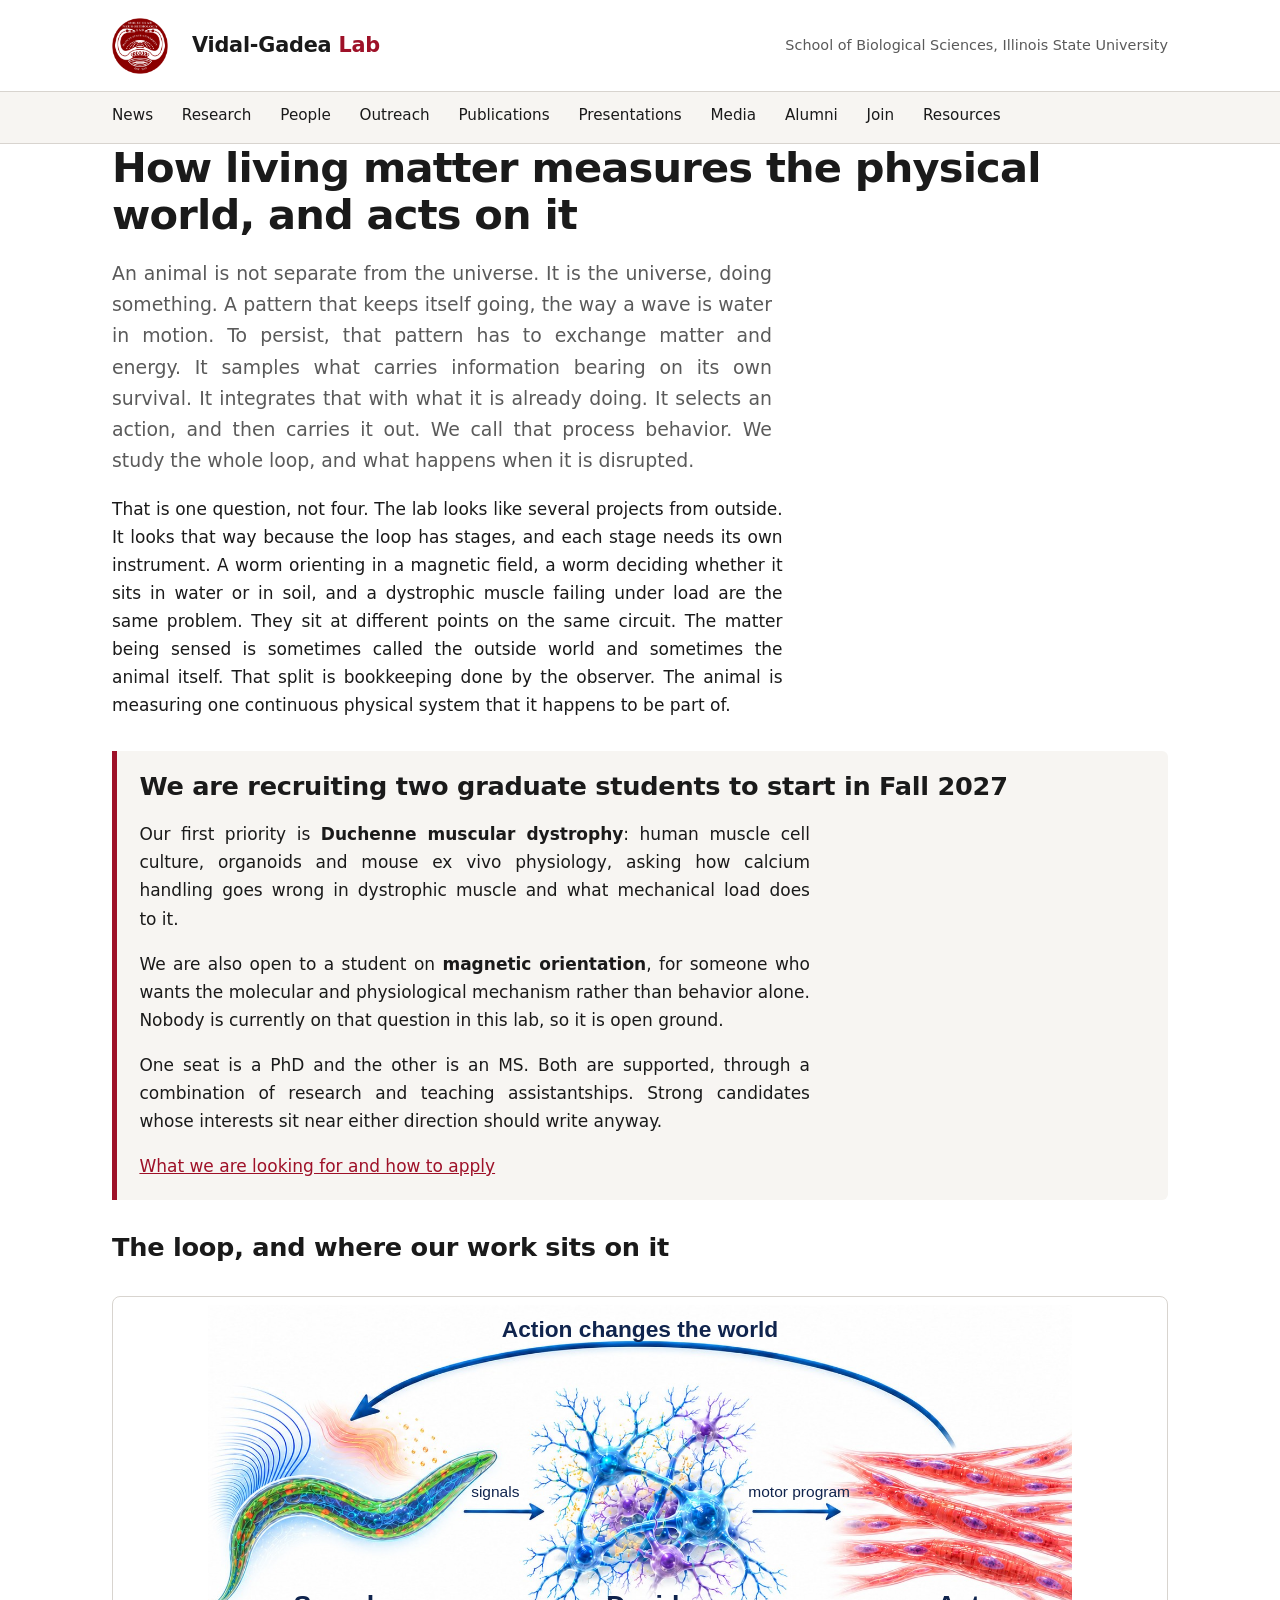
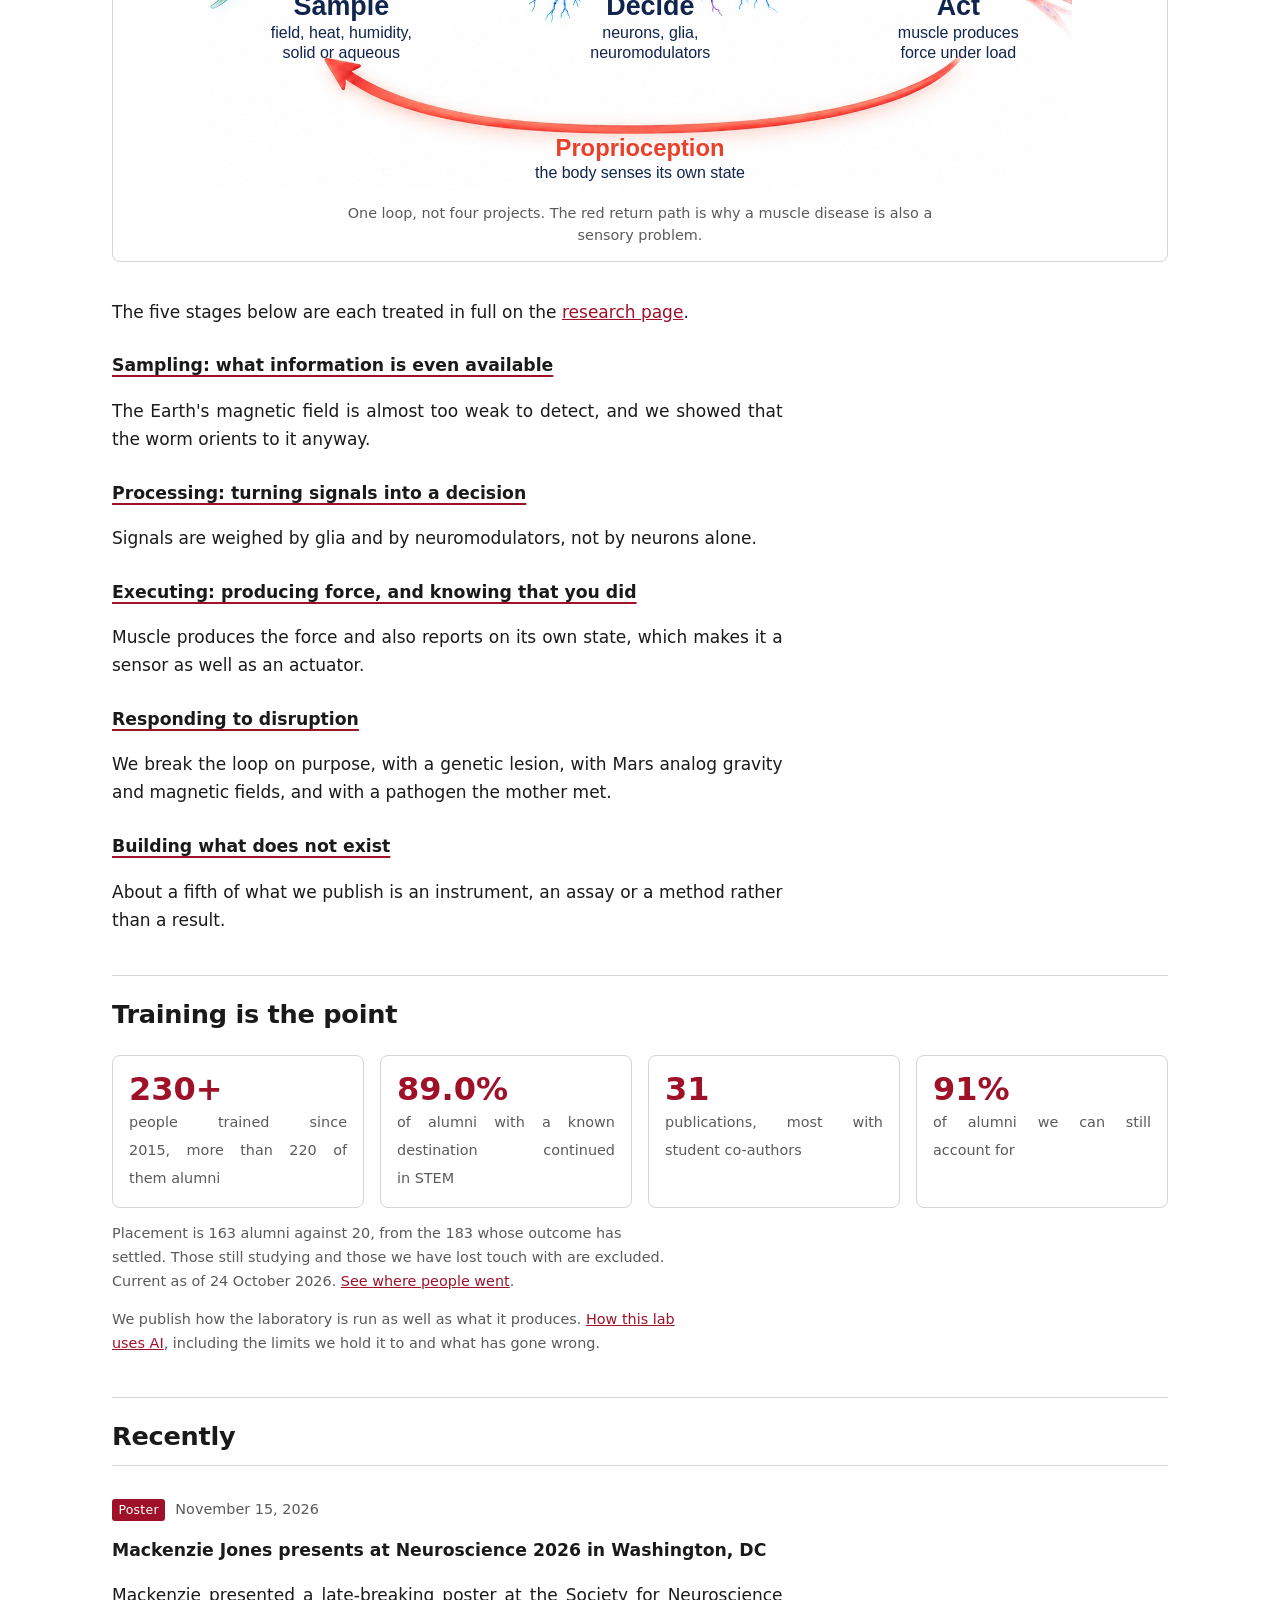
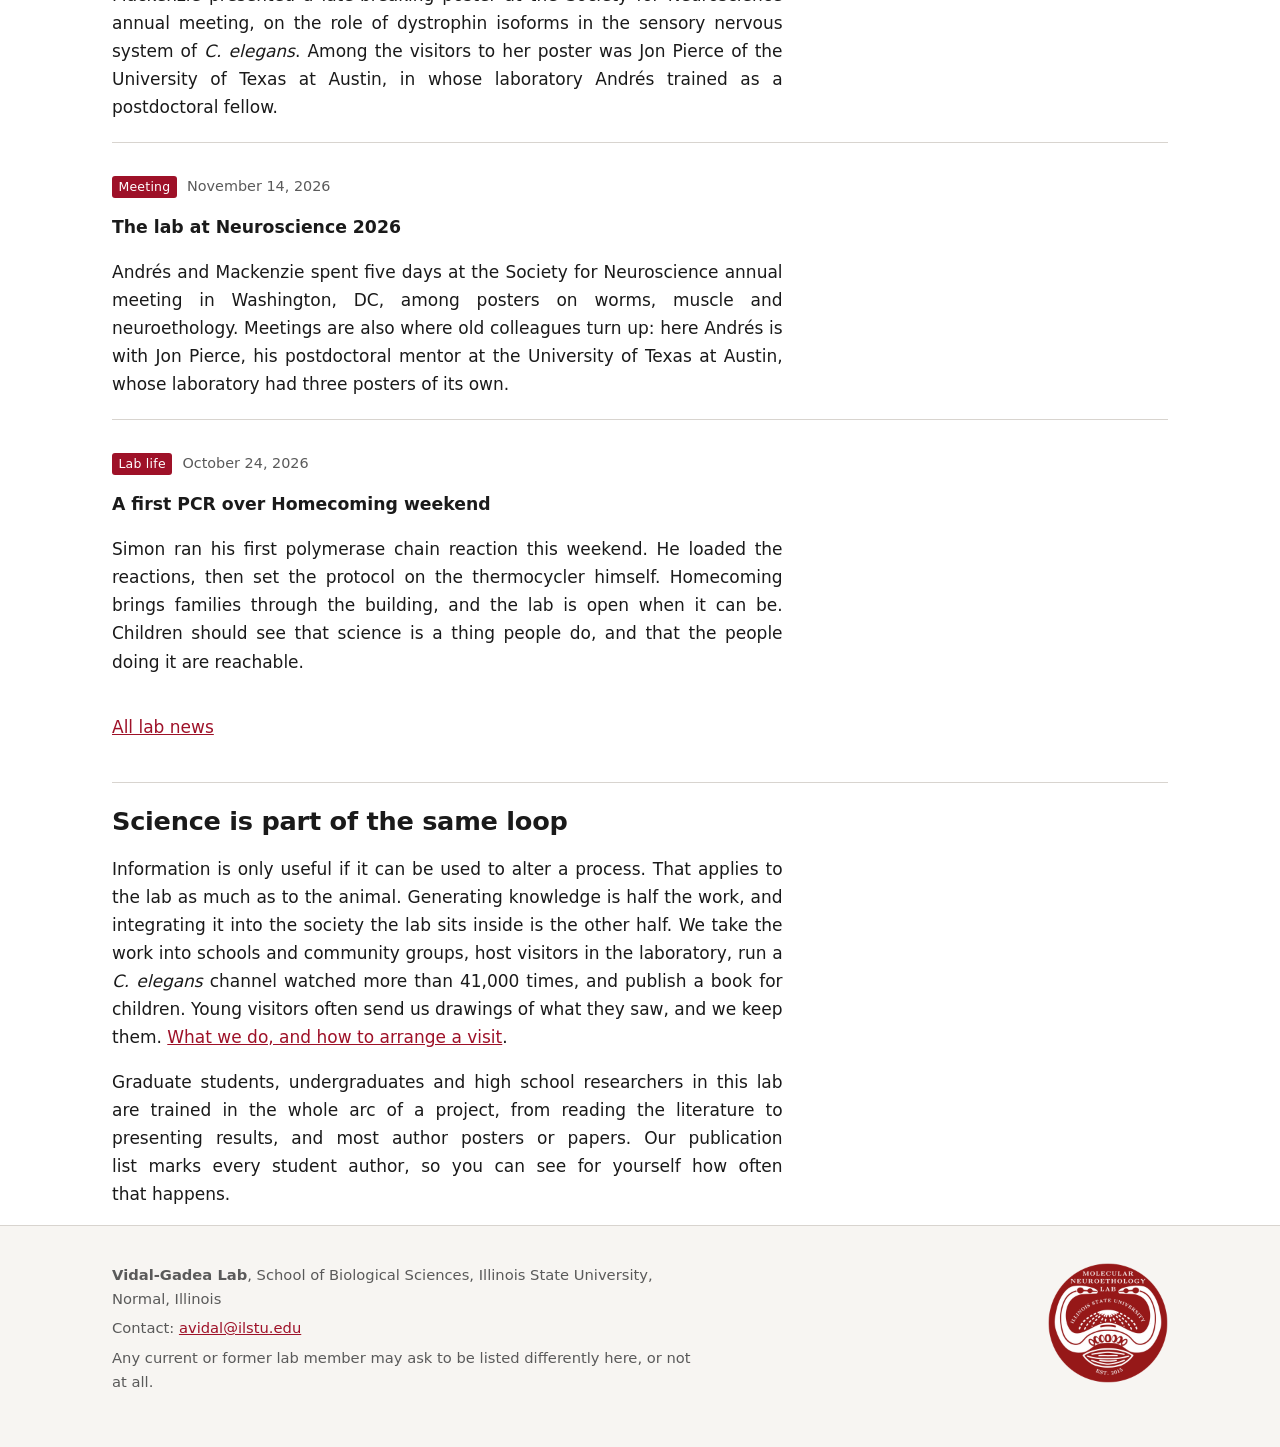
<file: index.html>
<!doctype html>
<html lang="en">
<head>
<meta charset="utf-8">
<meta name="viewport" content="width=device-width, initial-scale=1">
<title>Vidal-Gadea Lab</title>
<meta name="description" content="The Vidal-Gadea Lab at Illinois State University studies how genes and nervous systems produce behavior, using C. elegans and human muscle cells to investigate Duchenne muscular dystrophy and magnetic field detection.">
<meta property="og:title" content="Vidal-Gadea Lab">
<meta property="og:description" content="The Vidal-Gadea Lab at Illinois State University studies how genes and nervous systems produce behavior, using C. elegans and human muscle cells to investigate Duchenne muscular dystrophy and magnetic field detection.">
<meta property="og:url" content="https://agvg75.github.io/lab/">
<link rel="icon" href="favicon.ico" sizes="32x32">
<link rel="icon" type="image/png" sizes="512x512" href="favicon-512.png">
<link rel="apple-touch-icon" href="favicon-180.png">
<meta property="og:site_name" content="Vidal-Gadea Lab">
<meta property="og:type" content="website">
<meta property="og:image" content="https://agvg75.github.io/lab/social-card.jpg">
<meta property="og:image:width" content="1200">
<meta property="og:image:height" content="630">
<meta name="twitter:card" content="summary_large_image">
<link rel="stylesheet" href="style.css">
</head>
<body>
<a class="skip" href="#main">Skip to main content</a>

<header class="masthead">
  <div class="wrap">
    <a class="brand" href="index.html" aria-label="Vidal-Gadea Lab home"><picture><source srcset="logo-white-360.png" media="(prefers-color-scheme: dark)" class="logo-dark"><img class="logo" src="logo-red-360.png" width="56" height="56" alt=""></picture></a>
    <a class="wordmark" href="index.html" aria-current="page">Vidal-Gadea <span>Lab</span></a>
    <p class="tagline">School of Biological Sciences, Illinois State University</p>
  </div>
</header>

<nav class="primary" aria-label="Primary">
  <ul>
    <li><a href="news.html">News</a></li>
    <li><a href="research.html">Research</a></li>
    <li><a href="people.html">People</a></li>
    <li><a href="outreach.html">Outreach</a></li>
    <li><a href="publications.html">Publications</a></li>
    <li><a href="presentations.html">Presentations</a></li>
    <li><a href="media.html">Media</a></li>
    <li><a href="alumni.html">Alumni</a></li>
    <li><a href="join.html">Join</a></li>
    <li><a href="resources.html">Resources</a></li>
  </ul>
</nav>

<main id="main" class="wrap">

  <h1>How living matter measures the physical world, and acts on it</h1>

  <p class="lede">An animal is not separate from the universe. It is the universe, doing
  something. A pattern that keeps itself going, the way a wave is water in motion. To persist,
  that pattern has to exchange matter and energy. It samples what carries information bearing
  on its own survival. It integrates that with what it is already doing. It selects an action,
  and then carries it out. We call that process behavior. We study the whole loop, and what
  happens when it is disrupted.</p>

  <p>That is one question, not four. The lab looks like several projects from outside. It looks
  that way because the loop has stages, and each stage needs its own instrument. A worm
  orienting in a magnetic field, a worm deciding whether it sits in water or in soil, and a
  dystrophic muscle failing under load are the same problem. They sit at different points on
  the same circuit. The matter being sensed is sometimes called the outside world and
  sometimes the animal itself. That split is bookkeeping done by the observer. The animal is
  measuring one continuous physical system that it happens to be part of.</p>

  <div class="callout">
    <h2>We are recruiting two graduate students to start in Fall 2027</h2>
    <p>Our first priority is <strong>Duchenne muscular dystrophy</strong>: human muscle cell
    culture, organoids and mouse ex vivo physiology, asking how calcium handling goes wrong in
    dystrophic muscle and what mechanical load does to it.</p>
    <p>We are also open to a student on <strong>magnetic orientation</strong>, for someone who
    wants the molecular and physiological mechanism rather than behavior alone. Nobody is
    currently on that question in this lab, so it is open ground.</p>
    <p>One seat is a PhD and the other is an MS. Both are supported, through a combination of
    research and teaching assistantships. Strong candidates whose interests sit near either
    direction should write anyway.</p>
    <p><a href="join.html">What we are looking for and how to apply</a></p>
  </div>

  <h2>The loop, and where our work sits on it</h2>

  <figure class="fig art">
    <svg viewBox="0 0 1672 941" role="img"
         aria-label="A closed loop. An animal samples the physical world (field, heat, humidity, and whether the surroundings are solid or aqueous), neurons and glia decide what the signals mean, and muscle produces force under load. An upper arc returns from muscle to sampling, because action changes the world. A lower arc, in red, returns the same way for proprioception, where the body senses its own state.">
      <image href="loop.jpg" x="0" y="0" width="1672" height="941"></image>
      <g fill="#10244d" font-family="Helvetica, Arial, sans-serif" text-anchor="middle">
        <text x="836" y="62" font-size="44" font-weight="700">Action changes the world</text>

        <text x="556" y="372" font-size="30">signals</text>
        <text x="1144" y="372" font-size="30">motor program</text>

        <text x="258" y="600" font-size="52" font-weight="700">Sample</text>
        <text x="258" y="645" font-size="31">field, heat, humidity,</text>
        <text x="258" y="683" font-size="31">solid or aqueous</text>

        <text x="856" y="600" font-size="52" font-weight="700">Decide</text>
        <text x="856" y="645" font-size="31">neurons, glia,</text>
        <text x="856" y="683" font-size="31">neuromodulators</text>

        <text x="1452" y="600" font-size="52" font-weight="700">Act</text>
        <text x="1452" y="645" font-size="31">muscle produces</text>
        <text x="1452" y="683" font-size="31">force under load</text>

        <text x="836" y="872" font-size="46" font-weight="700" fill="#e8402a">Proprioception</text>
        <text x="836" y="915" font-size="31">the body senses its own state</text>
      </g>
    </svg>
    <figcaption>One loop, not four projects. The red return path is why a muscle disease is
    also a sensory problem.</figcaption>
  </figure>

  <p>The five stages below are each treated in full on the
  <a href="research.html">research page</a>.</p>

  <h3><a href="research.html#sampling">Sampling: what information is even available</a></h3>
  <p>The Earth's magnetic field is almost too weak to detect, and we showed that the worm
  orients to it anyway.</p>

  <h3><a href="research.html#deciding">Processing: turning signals into a decision</a></h3>
  <p>Signals are weighed by glia and by neuromodulators, not by neurons alone.</p>

  <h3><a href="research.html#executing">Executing: producing force, and knowing that you did</a></h3>
  <p>Muscle produces the force and also reports on its own state, which makes it a sensor as
  well as an actuator.</p>

  <h3><a href="research.html#disruption">Responding to disruption</a></h3>
  <p>We break the loop on purpose, with a genetic lesion, with Mars analog gravity and magnetic
  fields, and with a pathogen the mother met.</p>

  <h3><a href="research.html#building">Building what does not exist</a></h3>
  <p>About a fifth of what we publish is an instrument, an assay or a method rather than a
  result.</p>

  <h2>Training is the point</h2>

  <ul class="stats">
    <li><span class="n">230+</span><span class="k">people trained since 2015, more than 220 of them alumni</span></li>
    <li><span class="n">89.0%</span><span class="k">of alumni with a known destination continued in STEM</span></li>
    <li><span class="n">31</span><span class="k">publications, most with student co-authors</span></li>
    <li><span class="n">91%</span><span class="k">of alumni we can still account for</span></li>
  </ul>
  <p class="meta">Placement is 163 alumni against 20, from the 183 whose outcome has settled.
  Those still studying and those we have lost touch with are excluded. Current as of 24 October 2026.
  <a href="alumni.html">See where people went</a>.</p>

  <p class="meta">We publish how the laboratory is run as well as what it produces.
  <a href="ai.html">How this lab uses AI</a>, including the limits we hold it to and what has
  gone wrong.</p>

  <h2>Recently</h2>
  <div id="homeNews"><p class="meta">Recent lab news appears here.</p></div>
  <noscript><p class="meta">The news list needs JavaScript. The full record is on the <a href="news.html">news page</a>.</p></noscript>
  <p><a href="news.html">All lab news</a></p>

  <h2>Science is part of the same loop</h2>
  <p>Information is only useful if it can be used to alter a process. That applies to the lab
  as much as to the animal. Generating knowledge is half the work, and integrating it into the
  society the lab sits inside is the other half. We take the work into schools and community
  groups, host visitors in the laboratory, run
  a <em>C. elegans</em> channel watched more than 41,000 times, and publish a book for
  children. Young visitors often send us drawings of what they saw, and we keep them.
  <a href="outreach.html">What we do, and how to arrange a visit</a>.</p>

  <p>Graduate students, undergraduates and high school researchers in this lab are trained in
  the whole arc of a project, from reading the literature to presenting results, and most
  author posters or papers. Our publication list marks every student author, so you can see
  for yourself how often that happens.</p>

</main>

<footer>
  <div class="wrap">
    <img class="footlogo" src="logo-red-360.png" alt="Vidal-Gadea Lab logo: two nematodes encircling a pharynx, muscle and a row of eggs. Established 2015." width="120" height="120" loading="lazy">
    <p><strong>Vidal-Gadea Lab</strong>, School of Biological Sciences, Illinois State University, Normal, Illinois</p>
    <p>Contact: <a href="mailto:avidal@ilstu.edu">avidal@ilstu.edu</a></p>
    <p>Any current or former lab member may ask to be listed differently here, or not at all.</p>
  </div>
</footer>

<script>
(function(){
  var box=document.getElementById('homeNews'); if(!box) return;
  fetch('news.json',{cache:'no-store'}).then(function(r){return r.json();}).then(function(items){
    items.sort(function(a,b){return a.date<b.date?1:-1;});
    var M=['January','February','March','April','May','June','July','August','September','October','November','December'];
    function esc(s){return String(s==null?'':s).replace(/&/g,'&amp;').replace(/</g,'&lt;').replace(/>/g,'&gt;');}
  function ital(s){return s
    .replace(/\b(Caenorhabditis elegans|C\. elegans)\b/g,'<em>$1</em>')
    .replace(/\b([a-z]{3,4}-\d+(?:\.\d+)?)\b/g,'<em>$1</em>');}
    var out='';
    items.slice(0,3).forEach(function(it){
      var p=it.date.split('-');
      out+='<article class="newsitem"><p class="meta"><span class="newstag">'+esc(it.tag)+'</span> '+
           M[parseInt(p[1],10)-1]+' '+parseInt(p[2],10)+', '+p[0]+'</p><h3>'+ital(esc(it.title))+'</h3><p>'+ital(esc(it.body))+'</p></article>';
    });
    box.innerHTML=out;
  }).catch(function(){ box.innerHTML=''; });
})();
</script>
<script src="ui.js"></script>
<script data-goatcounter="https://vidalgadea.goatcounter.com/count"
        async src="//gc.zgo.at/count.js"></script>
</body>
</html>
</file>
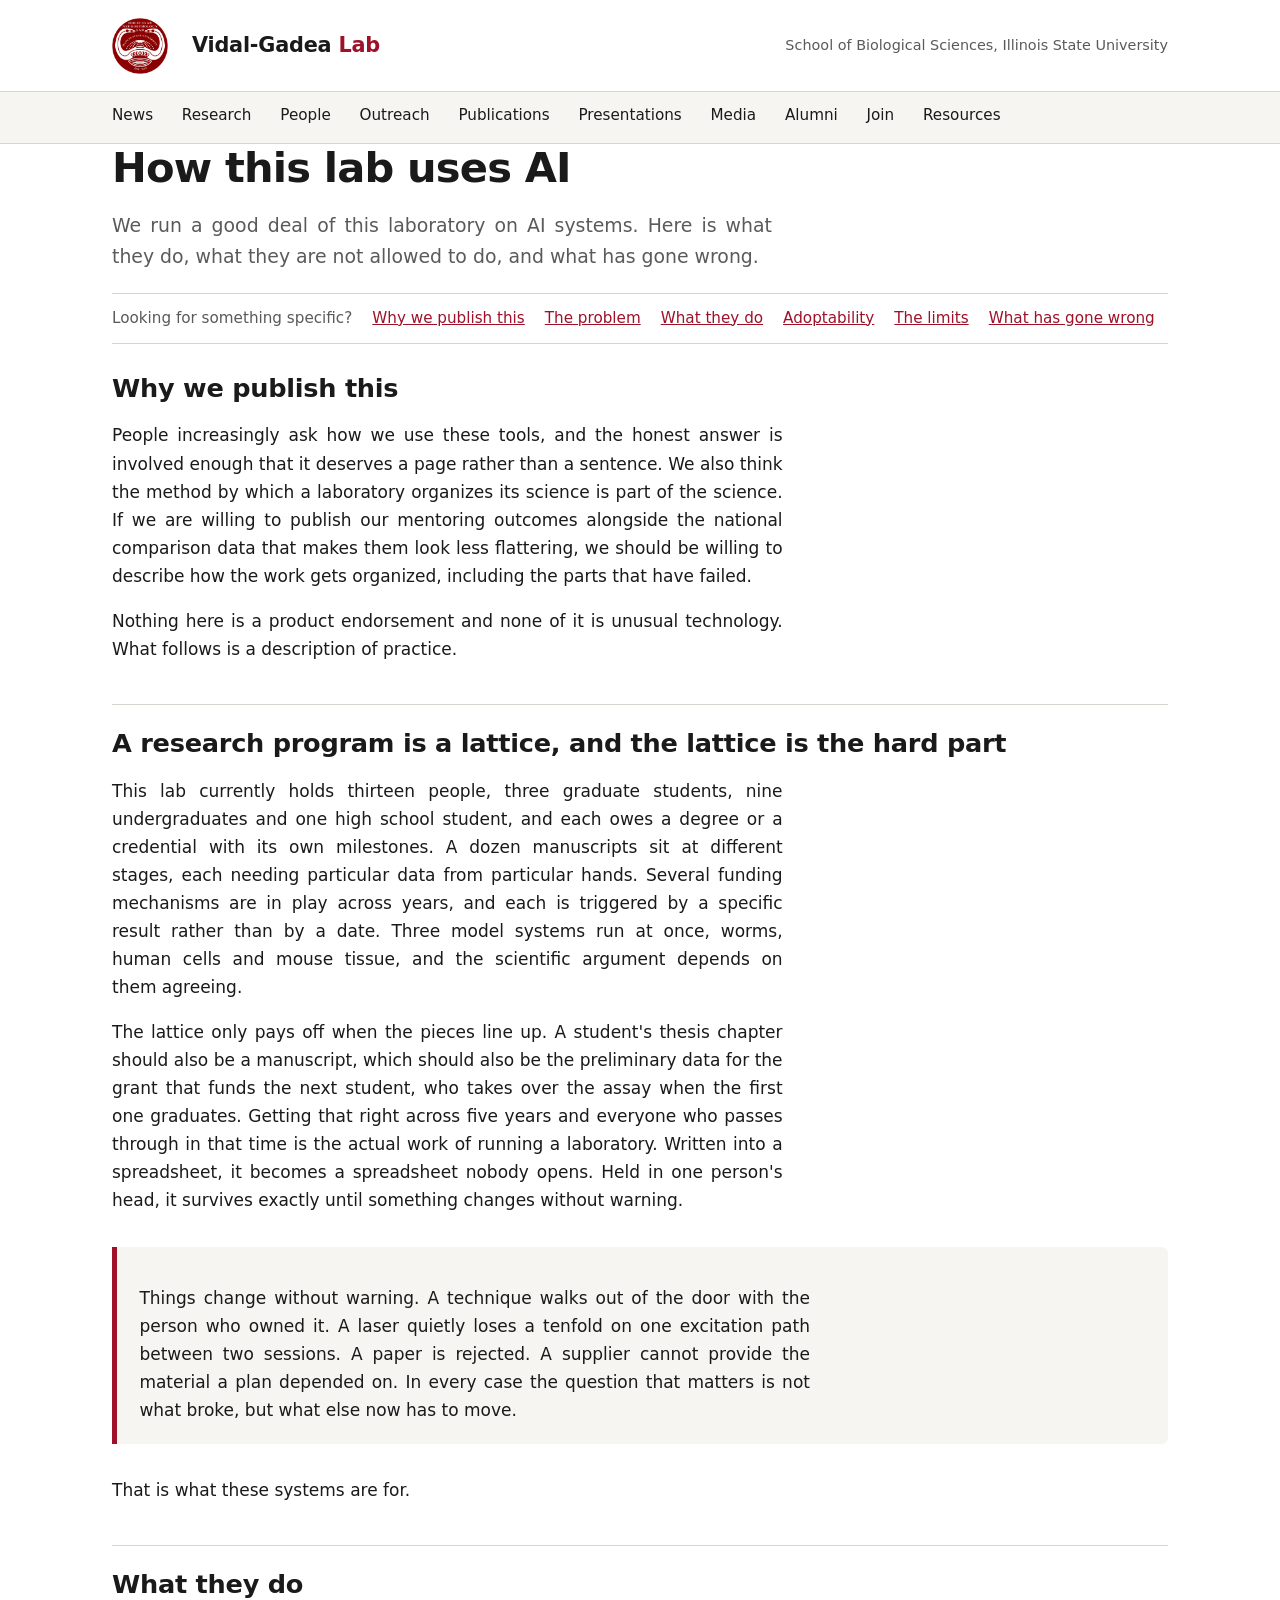
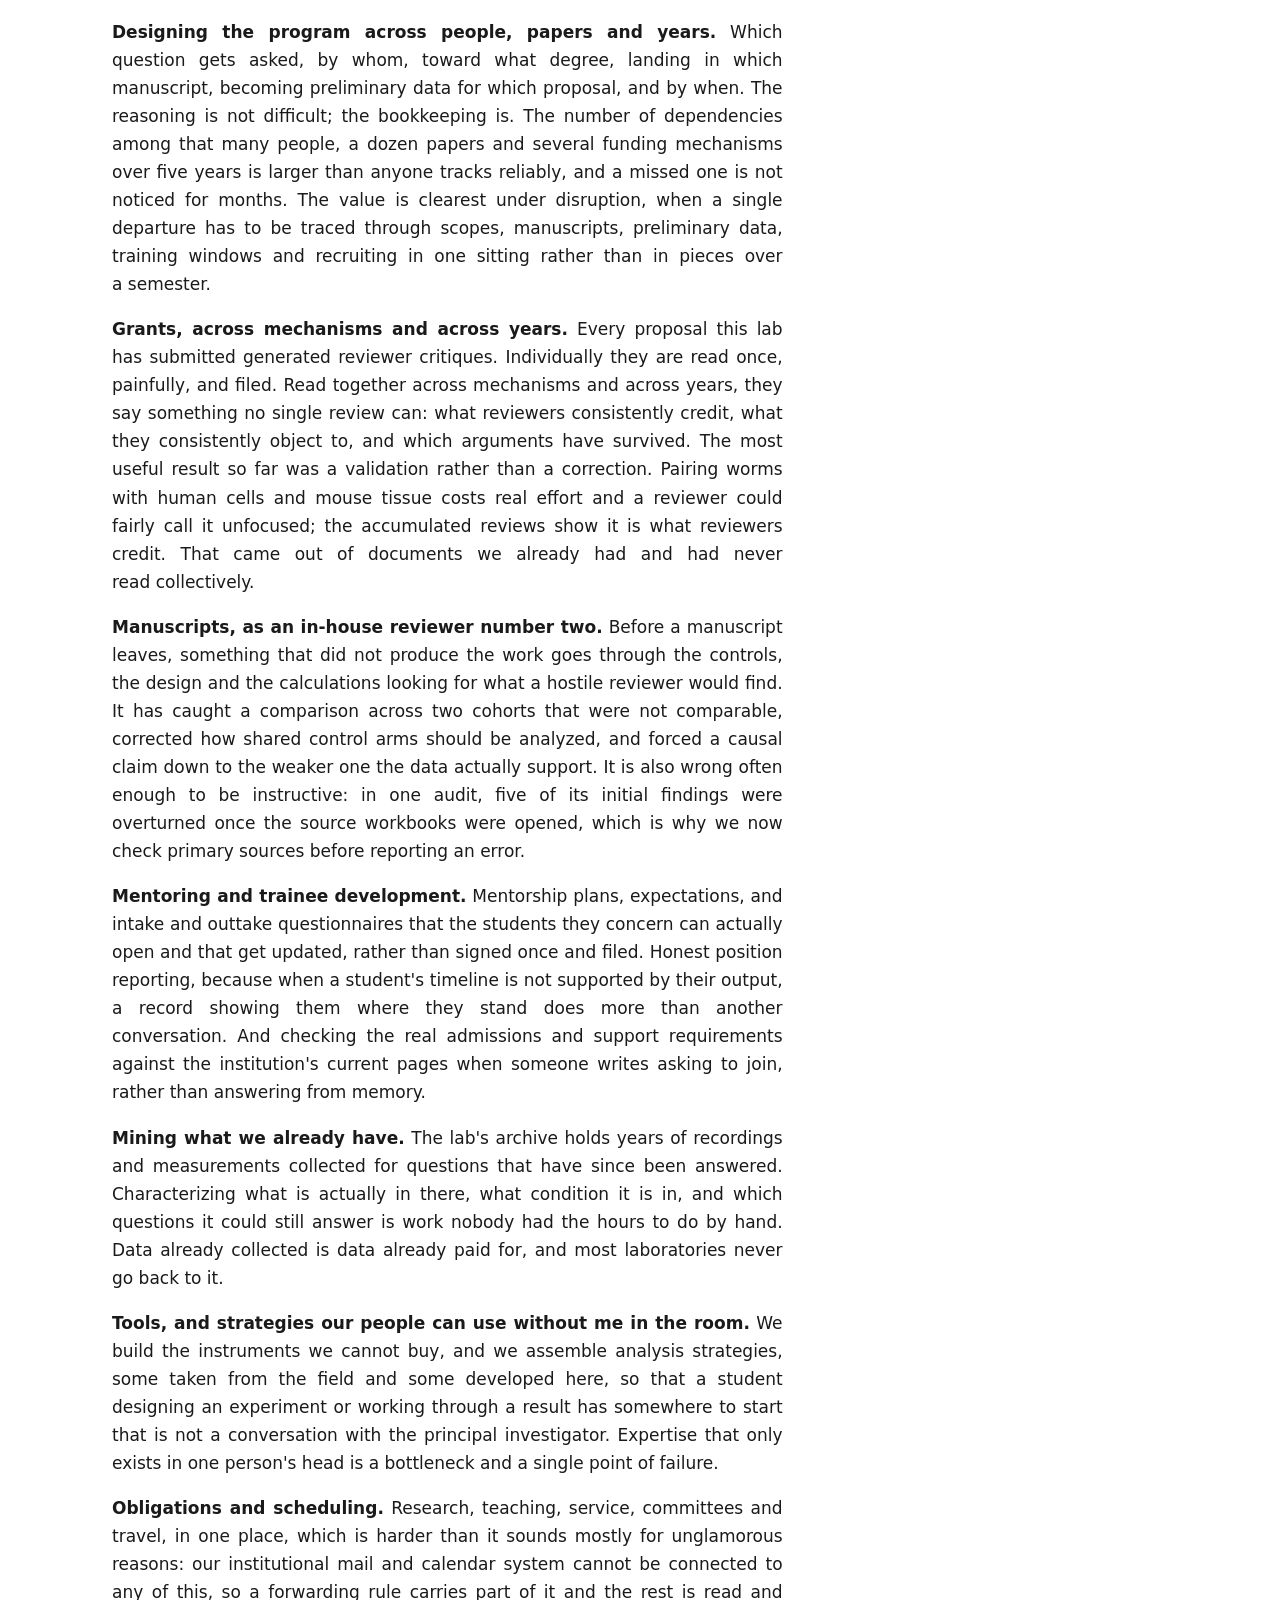
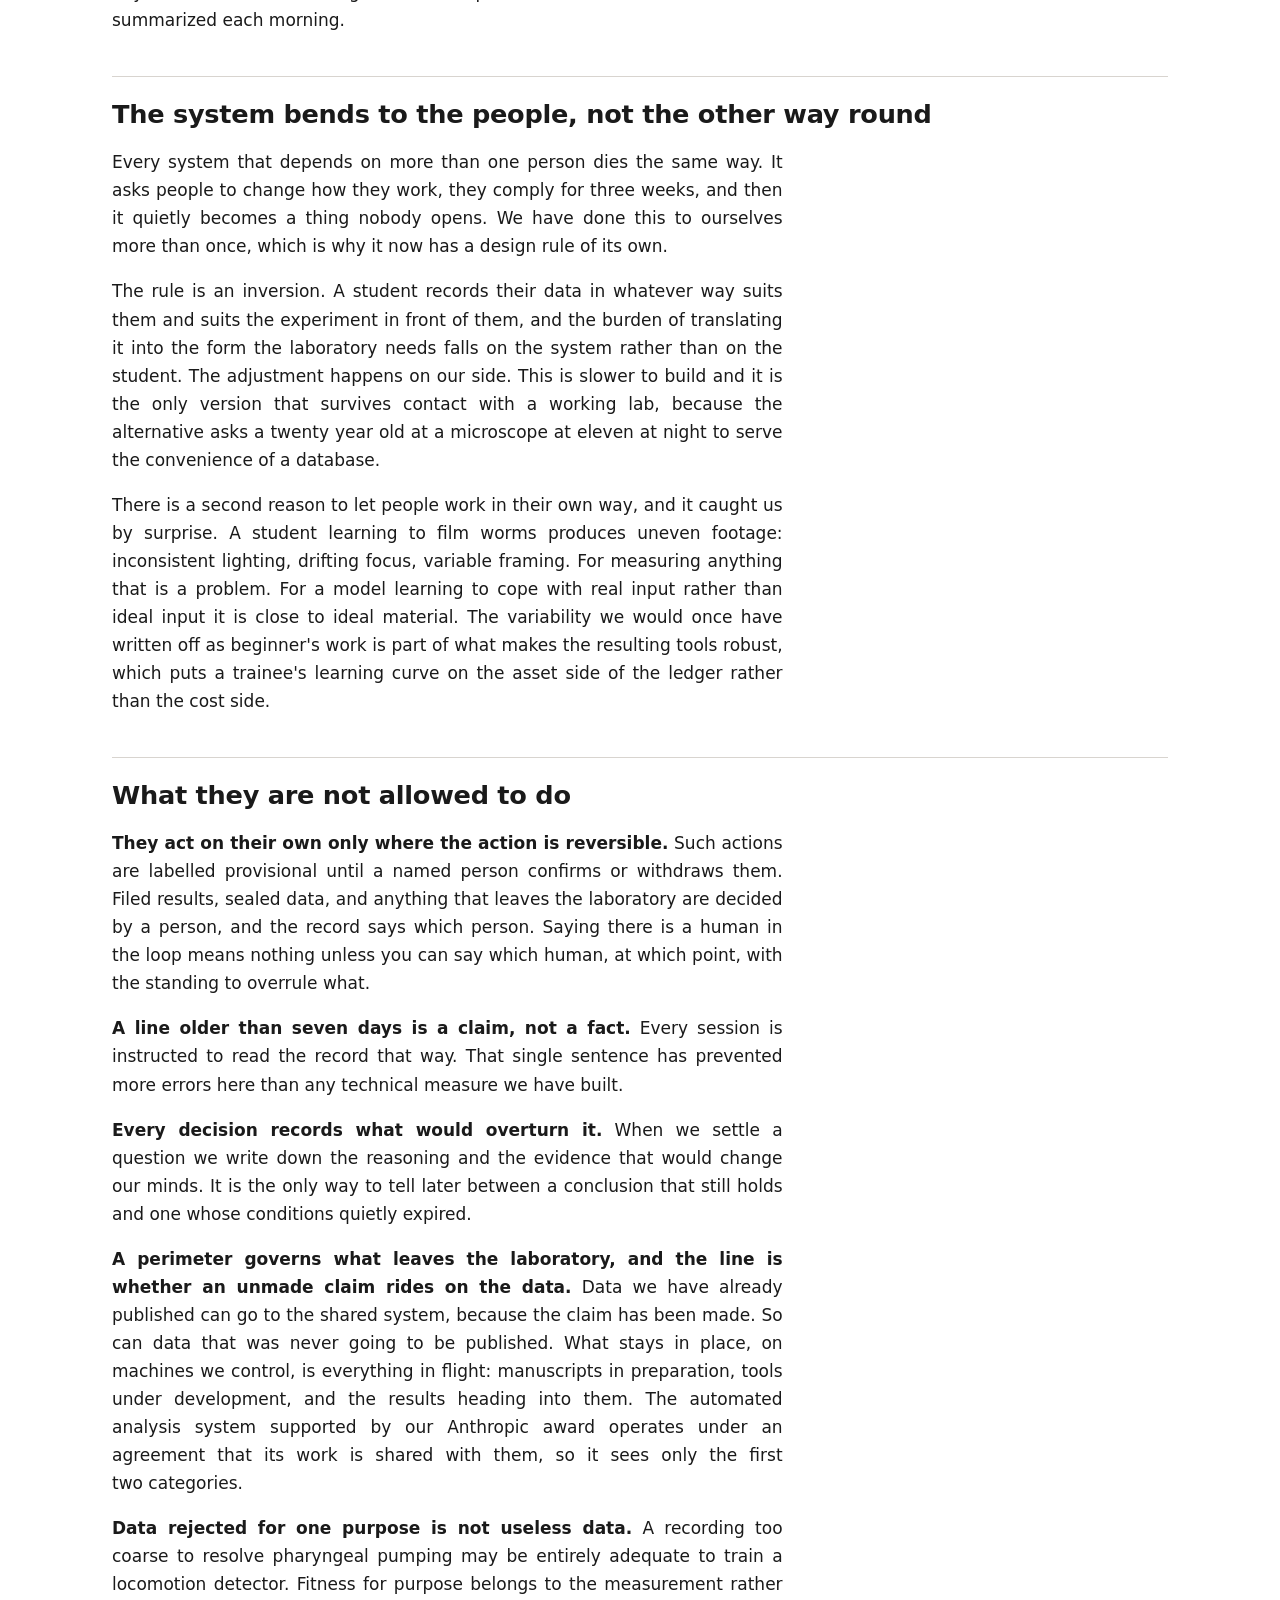
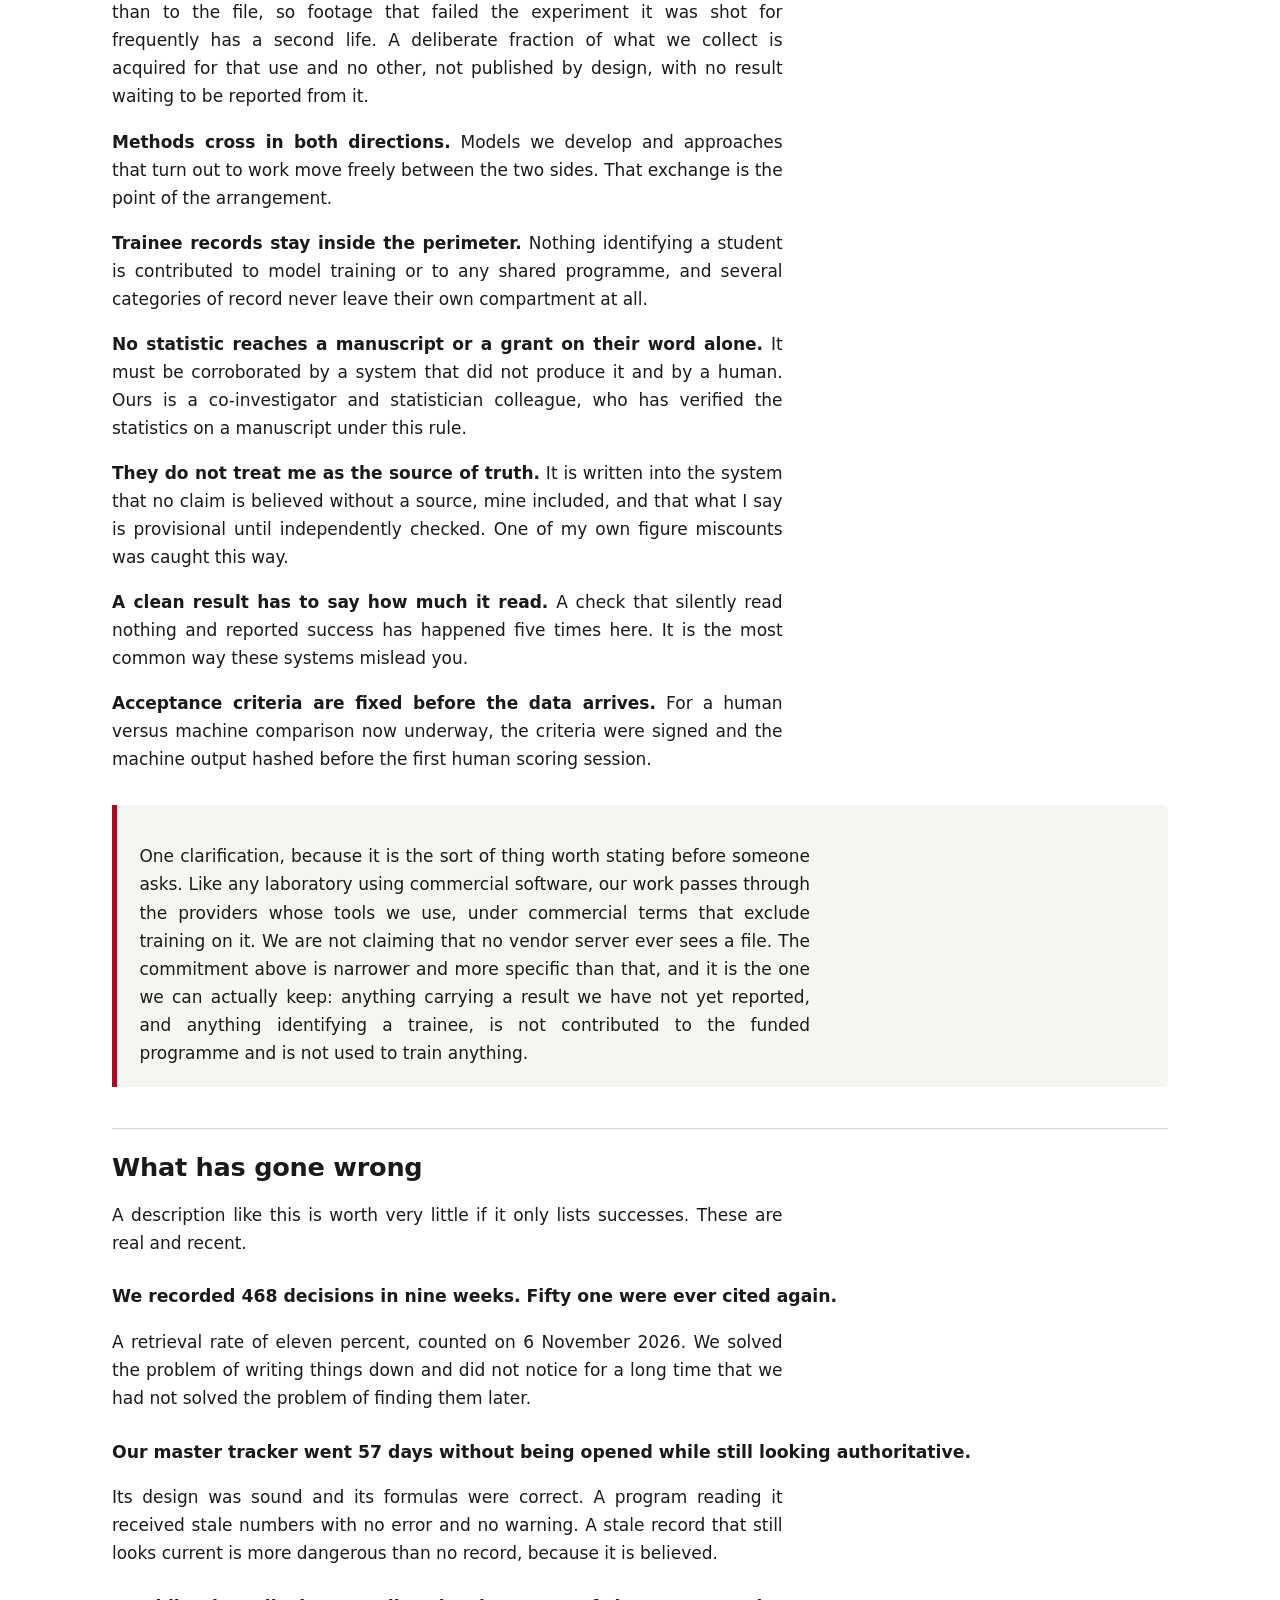
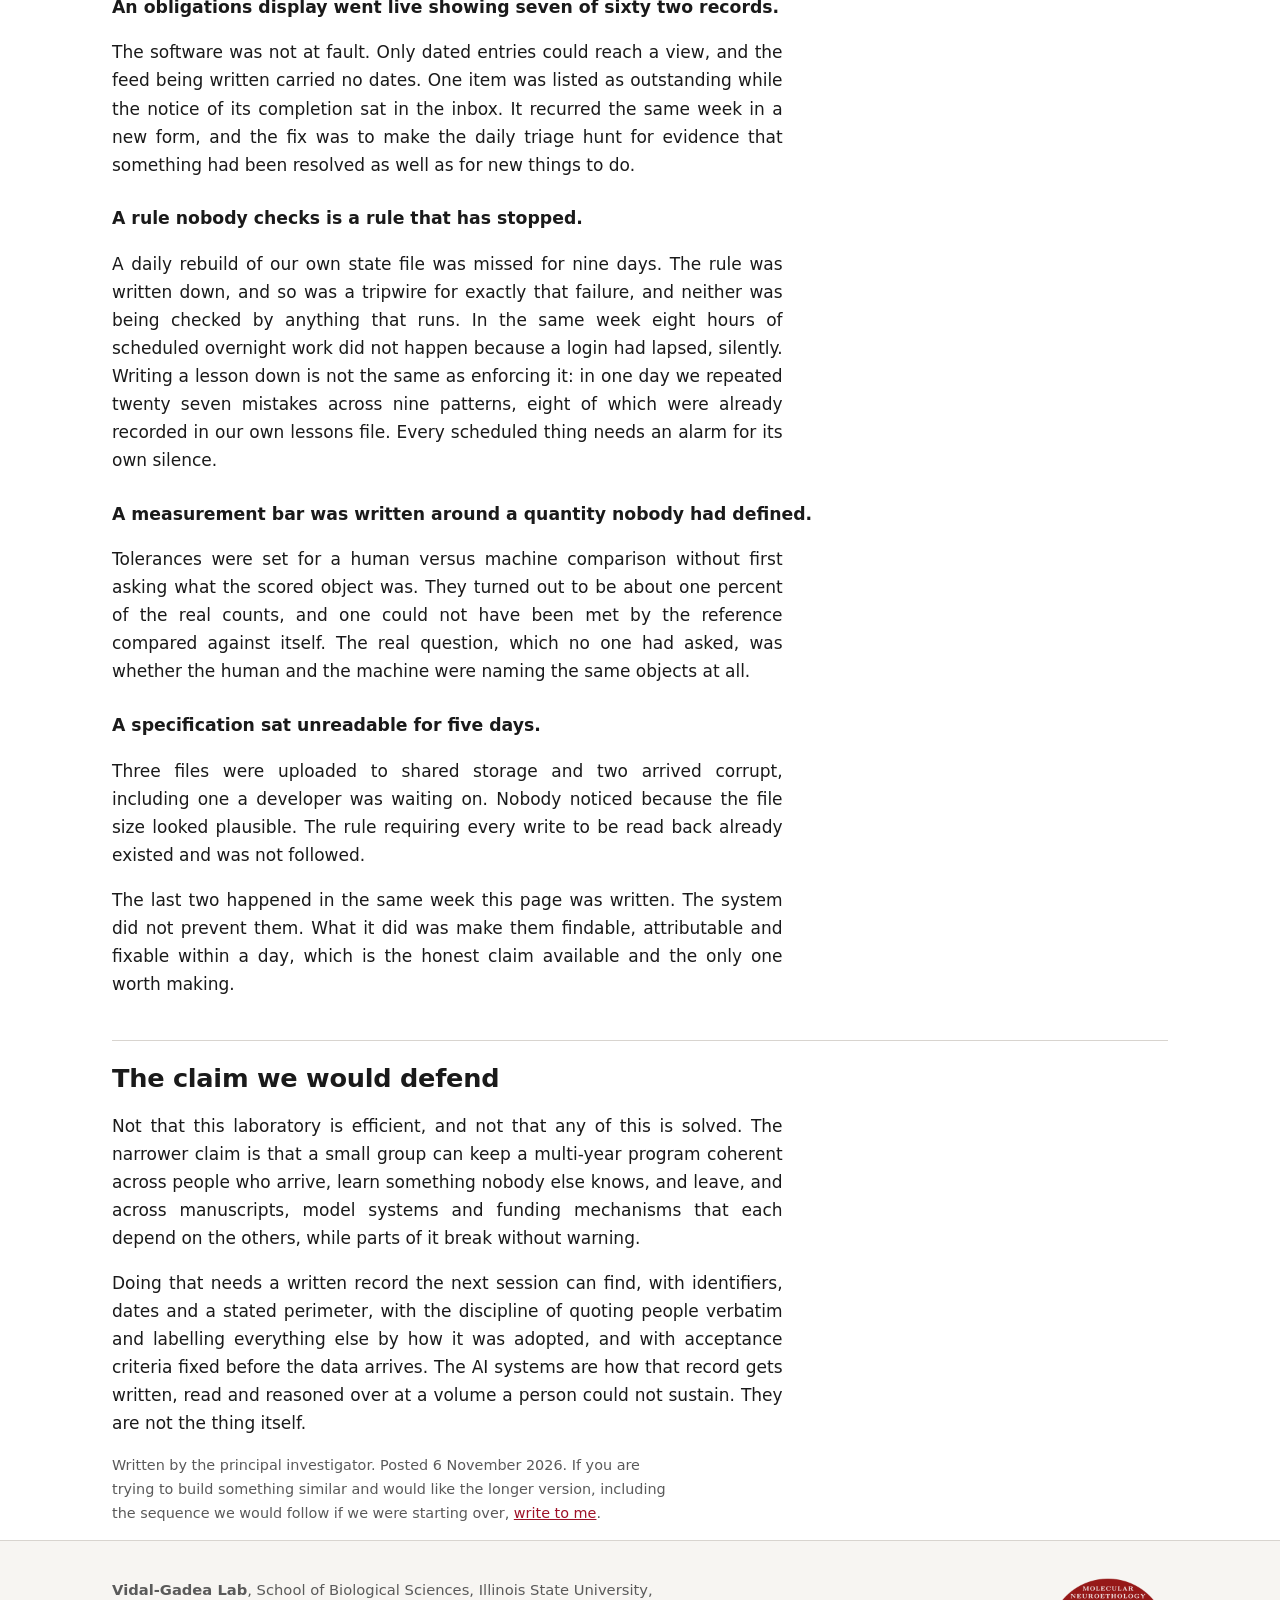
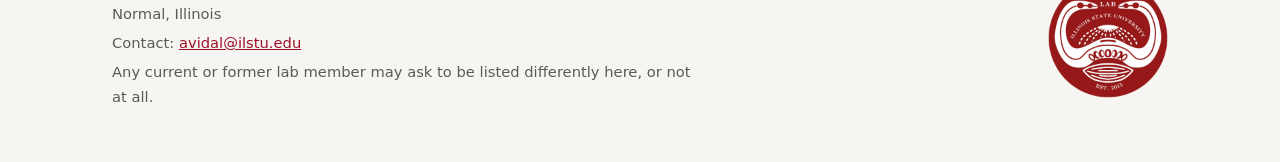
<file: ai.html>
<!doctype html>
<html lang="en">
<head>
<meta charset="utf-8">
<meta name="viewport" content="width=device-width, initial-scale=1">
<title>How we use AI — Vidal-Gadea Lab</title>
<meta name="description" content="How the Vidal-Gadea Lab uses AI systems to run its research program: what they do, what they are not allowed to do, and what has gone wrong.">
<meta property="og:title" content="How we use AI — Vidal-Gadea Lab">
<meta property="og:description" content="How the Vidal-Gadea Lab uses AI systems to run its research program: what they do, what they are not allowed to do, and what has gone wrong.">
<meta property="og:url" content="https://agvg75.github.io/lab/ai.html">
<link rel="icon" href="favicon.ico" sizes="32x32">
<link rel="icon" type="image/png" sizes="512x512" href="favicon-512.png">
<link rel="apple-touch-icon" href="favicon-180.png">
<meta property="og:site_name" content="Vidal-Gadea Lab">
<meta property="og:type" content="website">
<meta property="og:image" content="https://agvg75.github.io/lab/social-card.jpg">
<meta property="og:image:width" content="1200">
<meta property="og:image:height" content="630">
<meta name="twitter:card" content="summary_large_image">
<link rel="stylesheet" href="style.css">
</head>
<body>
<a class="skip" href="#main">Skip to main content</a>

<header class="masthead">
  <div class="wrap">
    <a class="brand" href="index.html" aria-label="Vidal-Gadea Lab home"><picture><source srcset="logo-white-360.png" media="(prefers-color-scheme: dark)" class="logo-dark"><img class="logo" src="logo-red-360.png" width="56" height="56" alt=""></picture></a>
    <a class="wordmark" href="index.html">Vidal-Gadea <span>Lab</span></a>
    <p class="tagline">School of Biological Sciences, Illinois State University</p>
  </div>
</header>

<nav class="primary" aria-label="Primary">
  <ul>
    <li><a href="news.html">News</a></li>
    <li><a href="research.html">Research</a></li>
    <li><a href="people.html">People</a></li>
    <li><a href="outreach.html">Outreach</a></li>
    <li><a href="publications.html">Publications</a></li>
    <li><a href="presentations.html">Presentations</a></li>
    <li><a href="media.html">Media</a></li>
    <li><a href="alumni.html">Alumni</a></li>
    <li><a href="join.html">Join</a></li>
    <li><a href="resources.html">Resources</a></li>
  </ul>
</nav>

<main id="main" class="wrap">

  <h1>How this lab uses AI</h1>

  <p class="lede">We run a good deal of this laboratory on AI systems. Here is what they do,
  what they are not allowed to do, and what has gone wrong.</p>

  <nav class="jump" aria-label="Jump to a section">
    <span>Looking for something specific?</span>
    <a href="#why">Why we publish this</a>
    <a href="#problem">The problem</a>
    <a href="#what">What they do</a>
    <a href="#adoptability">Adoptability</a>
    <a href="#limits">The limits</a>
    <a href="#wrong">What has gone wrong</a>
  </nav>

  <h2 id="why">Why we publish this</h2>

  <p>People increasingly ask how we use these tools, and the honest answer is involved enough
  that it deserves a page rather than a sentence. We also think the method by which a laboratory
  organizes its science is part of the science. If we are willing to publish our mentoring
  outcomes alongside the national comparison data that makes them look less flattering, we should
  be willing to describe how the work gets organized, including the parts that have failed.</p>

  <p>Nothing here is a product endorsement and none of it is unusual technology. What follows is
  a description of practice.</p>

  <h2 id="problem">A research program is a lattice, and the lattice is the hard part</h2>

  <p>This lab currently holds thirteen people, three graduate students, nine undergraduates and
  one high school student, and each owes a degree or a credential with its own milestones. A dozen
  manuscripts sit at different stages, each needing particular data from particular hands. Several
  funding mechanisms are in play across years, and each is triggered by a specific result rather
  than by a date. Three model systems run at once, worms, human cells and mouse tissue, and the
  scientific argument depends on them agreeing.</p>

  <p>The lattice only pays off when the pieces line up. A student's thesis chapter should also be
  a manuscript, which should also be the preliminary data for the grant that funds the next
  student, who takes over the assay when the first one graduates. Getting that right across five
  years and everyone who passes through in that time is the actual work of running a laboratory.
  Written into a spreadsheet, it becomes a spreadsheet nobody opens. Held in one person's head, it
  survives exactly until something changes without warning.</p>

  <div class="callout">
    <p>Things change without warning. A technique walks out of the door with the person who owned
    it. A laser quietly loses a tenfold on one excitation path between two sessions. A paper is
    rejected. A supplier cannot provide the material a plan depended on. In every case the question
    that matters is not what broke, but what else now has to move.</p>
  </div>

  <p>That is what these systems are for.</p>

  <h2 id="what">What they do</h2>

  <p><strong>Designing the program across people, papers and years.</strong> Which question gets
  asked, by whom, toward what degree, landing in which manuscript, becoming preliminary data for
  which proposal, and by when. The reasoning is not difficult; the bookkeeping is. The number of
  dependencies among that many people, a dozen papers and several funding mechanisms over five
  years is larger than anyone tracks reliably, and a missed one is not noticed for months. The
  value is clearest under disruption, when a single departure has to be traced through scopes,
  manuscripts, preliminary data, training windows and recruiting in one sitting rather than in
  pieces over a semester.</p>

  <p><strong>Grants, across mechanisms and across years.</strong> Every proposal this lab has
  submitted generated reviewer critiques. Individually they are read once, painfully, and filed.
  Read together across mechanisms and across years, they say something no single review can: what
  reviewers consistently credit, what they consistently object to, and which arguments have
  survived. The most useful result so far was a validation rather than a correction. Pairing worms
  with human cells and mouse tissue costs real effort and a reviewer could fairly call it
  unfocused; the accumulated reviews show it is what reviewers credit. That came out of documents
  we already had and had never read collectively.</p>

  <p><strong>Manuscripts, as an in-house reviewer number two.</strong> Before a manuscript leaves,
  something that did not produce the work goes through the controls, the design and the
  calculations looking for what a hostile reviewer would find. It has caught a comparison across
  two cohorts that were not comparable, corrected how shared control arms should be analyzed, and
  forced a causal claim down to the weaker one the data actually support. It is also wrong often
  enough to be instructive: in one audit, five of its initial findings were overturned once the
  source workbooks were opened, which is why we now check primary sources before reporting an
  error.</p>

  <p><strong>Mentoring and trainee development.</strong> Mentorship plans, expectations, and intake
  and outtake questionnaires that the students they concern can actually open and that get updated,
  rather than signed once and filed. Honest position reporting, because when a student's timeline
  is not supported by their output, a record showing them where they stand does more than another
  conversation. And checking the real admissions and support requirements against the institution's
  current pages when someone writes asking to join, rather than answering from memory.</p>

  <p><strong>Mining what we already have.</strong> The lab's archive holds years of recordings and
  measurements collected for questions that have since been answered. Characterizing what is
  actually in there, what condition it is in, and which questions it could still answer is work
  nobody had the hours to do by hand. Data already collected is data already paid for, and most
  laboratories never go back to it.</p>

  <p><strong>Tools, and strategies our people can use without me in the room.</strong> We build the
  instruments we cannot buy, and we assemble analysis strategies, some taken from the field and
  some developed here, so that a student designing an experiment or working through a result has
  somewhere to start that is not a conversation with the principal investigator. Expertise that
  only exists in one person's head is a bottleneck and a single point of failure.</p>

  <p><strong>Obligations and scheduling.</strong> Research, teaching, service, committees and
  travel, in one place, which is harder than it sounds mostly for unglamorous reasons: our
  institutional mail and calendar system cannot be connected to any of this, so a forwarding rule
  carries part of it and the rest is read and summarized each morning.</p>

  <h2 id="adoptability">The system bends to the people, not the other way round</h2>

  <p>Every system that depends on more than one person dies the same way. It asks people to change
  how they work, they comply for three weeks, and then it quietly becomes a thing nobody opens. We
  have done this to ourselves more than once, which is why it now has a design rule of its own.</p>

  <p>The rule is an inversion. A student records their data in whatever way suits them and suits
  the experiment in front of them, and the burden of translating it into the form the laboratory
  needs falls on the system rather than on the student. The adjustment happens on our side. This is
  slower to build and it is the only version that survives contact with a working lab, because the
  alternative asks a twenty year old at a microscope at eleven at night to serve the convenience of
  a database.</p>

  <p>There is a second reason to let people work in their own way, and it caught us by surprise. A
  student learning to film worms produces uneven footage: inconsistent lighting, drifting focus,
  variable framing. For measuring anything that is a problem. For a model learning to cope with
  real input rather than ideal input it is close to ideal material. The variability we would once
  have written off as beginner's work is part of what makes the resulting tools robust, which puts
  a trainee's learning curve on the asset side of the ledger rather than the cost side.</p>

  <h2 id="limits">What they are not allowed to do</h2>

  <p><strong>They act on their own only where the action is reversible.</strong> Such actions are
  labelled provisional until a named person confirms or withdraws them. Filed results, sealed data,
  and anything that leaves the laboratory are decided by a person, and the record says which
  person. Saying there is a human in the loop means nothing unless you can say which human, at
  which point, with the standing to overrule what.</p>

  <p><strong>A line older than seven days is a claim, not a fact.</strong> Every session is
  instructed to read the record that way. That single sentence has prevented more errors here than
  any technical measure we have built.</p>

  <p><strong>Every decision records what would overturn it.</strong> When we settle a question we
  write down the reasoning and the evidence that would change our minds. It is the only way to tell
  later between a conclusion that still holds and one whose conditions quietly expired.</p>

  <p><strong>A perimeter governs what leaves the laboratory, and the line is whether an unmade
  claim rides on the data.</strong> Data we have already published can go to the shared system,
  because the claim has been made. So can data that was never going to be published. What stays in
  place, on machines we control, is everything in flight: manuscripts in preparation, tools under
  development, and the results heading into them. The automated analysis system supported by our
  Anthropic award operates under an agreement that its work is shared with them, so it sees only
  the first two categories.</p>

  <p><strong>Data rejected for one purpose is not useless data.</strong> A recording too coarse to
  resolve pharyngeal pumping may be entirely adequate to train a locomotion detector. Fitness for
  purpose belongs to the measurement rather than to the file, so footage that failed the experiment
  it was shot for frequently has a second life. A deliberate fraction of what we collect is
  acquired for that use and no other, not published by design, with no result waiting to be
  reported from it.</p>

  <p><strong>Methods cross in both directions.</strong> Models we develop and approaches that turn
  out to work move freely between the two sides. That exchange is the point of the arrangement.</p>

  <p><strong>Trainee records stay inside the perimeter.</strong> Nothing identifying a student is
  contributed to model training or to any shared programme, and several categories of record never
  leave their own compartment at all.</p>

  <p><strong>No statistic reaches a manuscript or a grant on their word alone.</strong> It must be
  corroborated by a system that did not produce it and by a human. Ours is a co-investigator and
  statistician colleague, who has verified the statistics on a manuscript under this rule.</p>

  <p><strong>They do not treat me as the source of truth.</strong> It is written into the system
  that no claim is believed without a source, mine included, and that what I say is provisional
  until independently checked. One of my own figure miscounts was caught this way.</p>

  <p><strong>A clean result has to say how much it read.</strong> A check that silently read
  nothing and reported success has happened five times here. It is the most common way these
  systems mislead you.</p>

  <p><strong>Acceptance criteria are fixed before the data arrives.</strong> For a human versus
  machine comparison now underway, the criteria were signed and the machine output hashed before
  the first human scoring session.</p>

  <div class="callout">
    <p>One clarification, because it is the sort of thing worth stating before someone asks. Like
    any laboratory using commercial software, our work passes through the providers whose tools we
    use, under commercial terms that exclude training on it. We are not claiming that no vendor
    server ever sees a file. The commitment above is narrower and more specific than that, and it
    is the one we can actually keep: anything carrying a result we have not yet reported, and
    anything identifying a trainee, is not contributed to the funded programme and is not used to
    train anything.</p>
  </div>

  <h2 id="wrong">What has gone wrong</h2>

  <p>A description like this is worth very little if it only lists successes. These are real and
  recent.</p>

  <h3>We recorded 468 decisions in nine weeks. Fifty one were ever cited again.</h3>
  <p>A retrieval rate of eleven percent, counted on 6 November 2026. We solved the problem of
  writing things down and did not notice for a long time that we had not solved the problem of
  finding them later.</p>

  <h3>Our master tracker went 57 days without being opened while still looking authoritative.</h3>
  <p>Its design was sound and its formulas were correct. A program reading it received stale
  numbers with no error and no warning. A stale record that still looks current is more dangerous
  than no record, because it is believed.</p>

  <h3>An obligations display went live showing seven of sixty two records.</h3>
  <p>The software was not at fault. Only dated entries could reach a view, and the feed being
  written carried no dates. One item was listed as outstanding while the notice of its completion
  sat in the inbox. It recurred the same week in a new form, and the fix was to make the daily
  triage hunt for evidence that something had been resolved as well as for new things to do.</p>

  <h3>A rule nobody checks is a rule that has stopped.</h3>
  <p>A daily rebuild of our own state file was missed for nine days. The rule was written down, and
  so was a tripwire for exactly that failure, and neither was being checked by anything that runs.
  In the same week eight hours of scheduled overnight work did not happen because a login had
  lapsed, silently. Writing a lesson down is not the same as enforcing it: in one day we repeated
  twenty seven mistakes across nine patterns, eight of which were already recorded in our own
  lessons file. Every scheduled thing needs an alarm for its own silence.</p>

  <h3>A measurement bar was written around a quantity nobody had defined.</h3>
  <p>Tolerances were set for a human versus machine comparison without first asking what the scored
  object was. They turned out to be about one percent of the real counts, and one could not have
  been met by the reference compared against itself. The real question, which no one had asked, was
  whether the human and the machine were naming the same objects at all.</p>

  <h3>A specification sat unreadable for five days.</h3>
  <p>Three files were uploaded to shared storage and two arrived corrupt, including one a developer
  was waiting on. Nobody noticed because the file size looked plausible. The rule requiring every
  write to be read back already existed and was not followed.</p>

  <p>The last two happened in the same week this page was written. The system did not prevent them.
  What it did was make them findable, attributable and fixable within a day, which is the honest
  claim available and the only one worth making.</p>

  <h2>The claim we would defend</h2>

  <p>Not that this laboratory is efficient, and not that any of this is solved. The narrower claim
  is that a small group can keep a multi-year program coherent across people who arrive, learn
  something nobody else knows, and leave, and across manuscripts, model systems and funding
  mechanisms that each depend on the others, while parts of it break without warning.</p>

  <p>Doing that needs a written record the next session can find, with identifiers, dates and a
  stated perimeter, with the discipline of quoting people verbatim and labelling everything else by
  how it was adopted, and with acceptance criteria fixed before the data arrives. The AI systems
  are how that record gets written, read and reasoned over at a volume a person could not sustain.
  They are not the thing itself.</p>

  <p class="meta">Written by the principal investigator. Posted 6 November 2026. If you are trying
  to build something similar and would like the longer version, including the sequence we would
  follow if we were starting over, <a href="mailto:avidal@ilstu.edu">write to me</a>.</p>

</main>

<footer>
  <div class="wrap">
    <img class="footlogo" src="logo-red-360.png" alt="Vidal-Gadea Lab logo: two nematodes encircling a pharynx, muscle and a row of eggs. Established 2015." width="120" height="120" loading="lazy">
    <p><strong>Vidal-Gadea Lab</strong>, School of Biological Sciences, Illinois State University, Normal, Illinois</p>
    <p>Contact: <a href="mailto:avidal@ilstu.edu">avidal@ilstu.edu</a></p>
    <p>Any current or former lab member may ask to be listed differently here, or not at all.</p>
  </div>
</footer>

<script src="ui.js"></script>
<script data-goatcounter="https://vidalgadea.goatcounter.com/count"
        async src="//gc.zgo.at/count.js"></script>
</body>
</html>
</file>
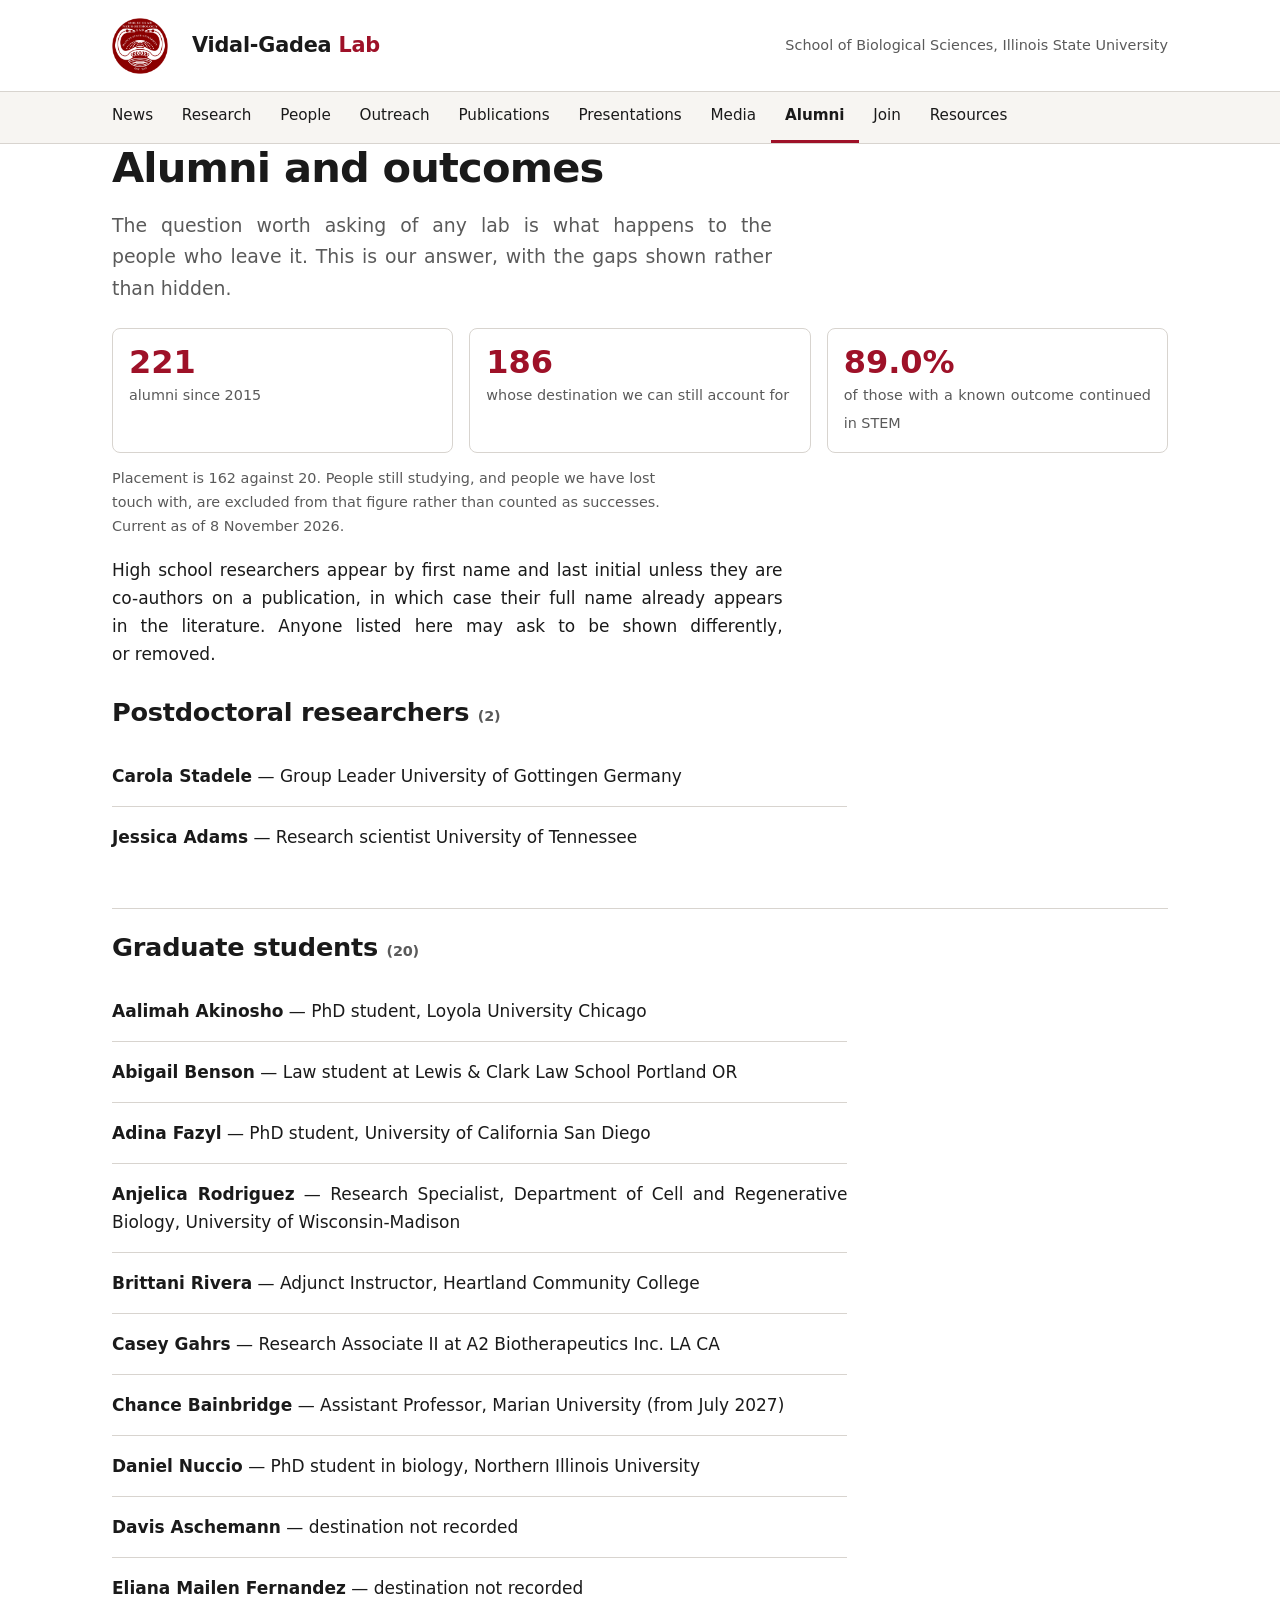
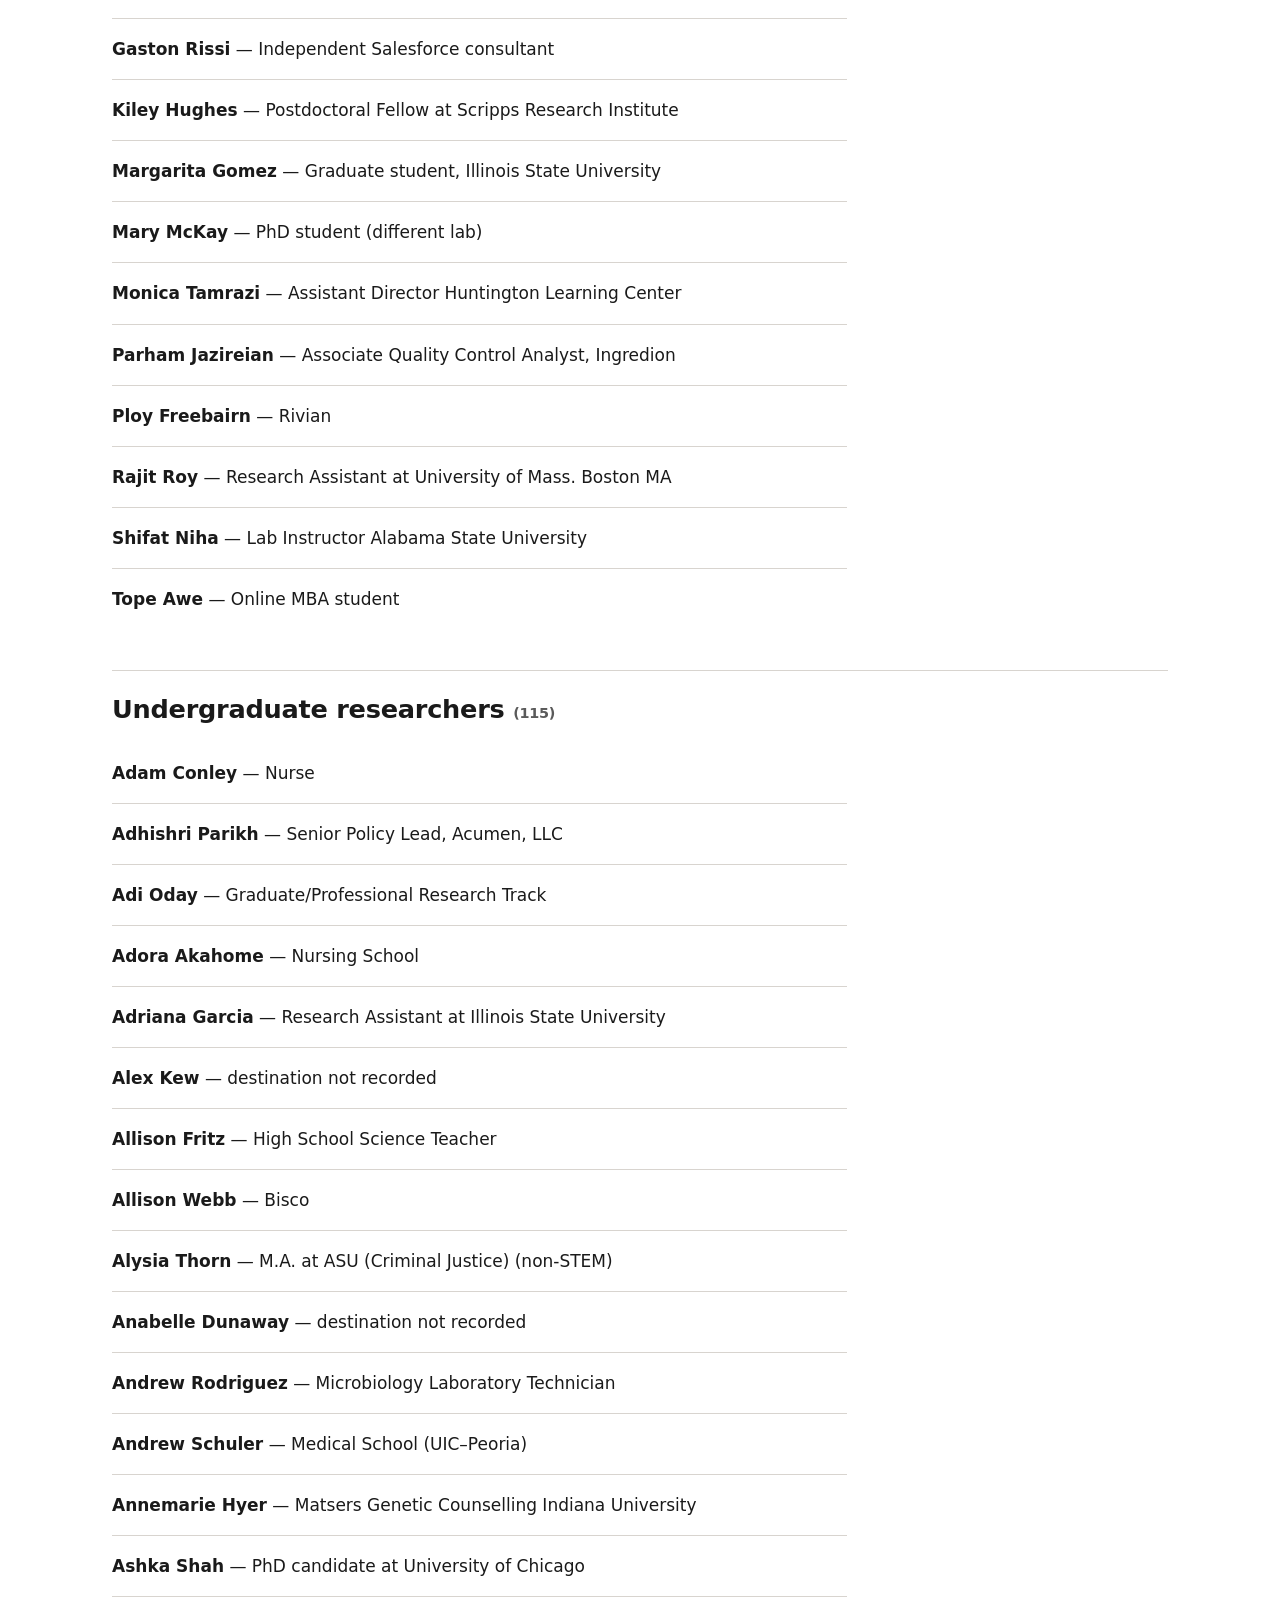
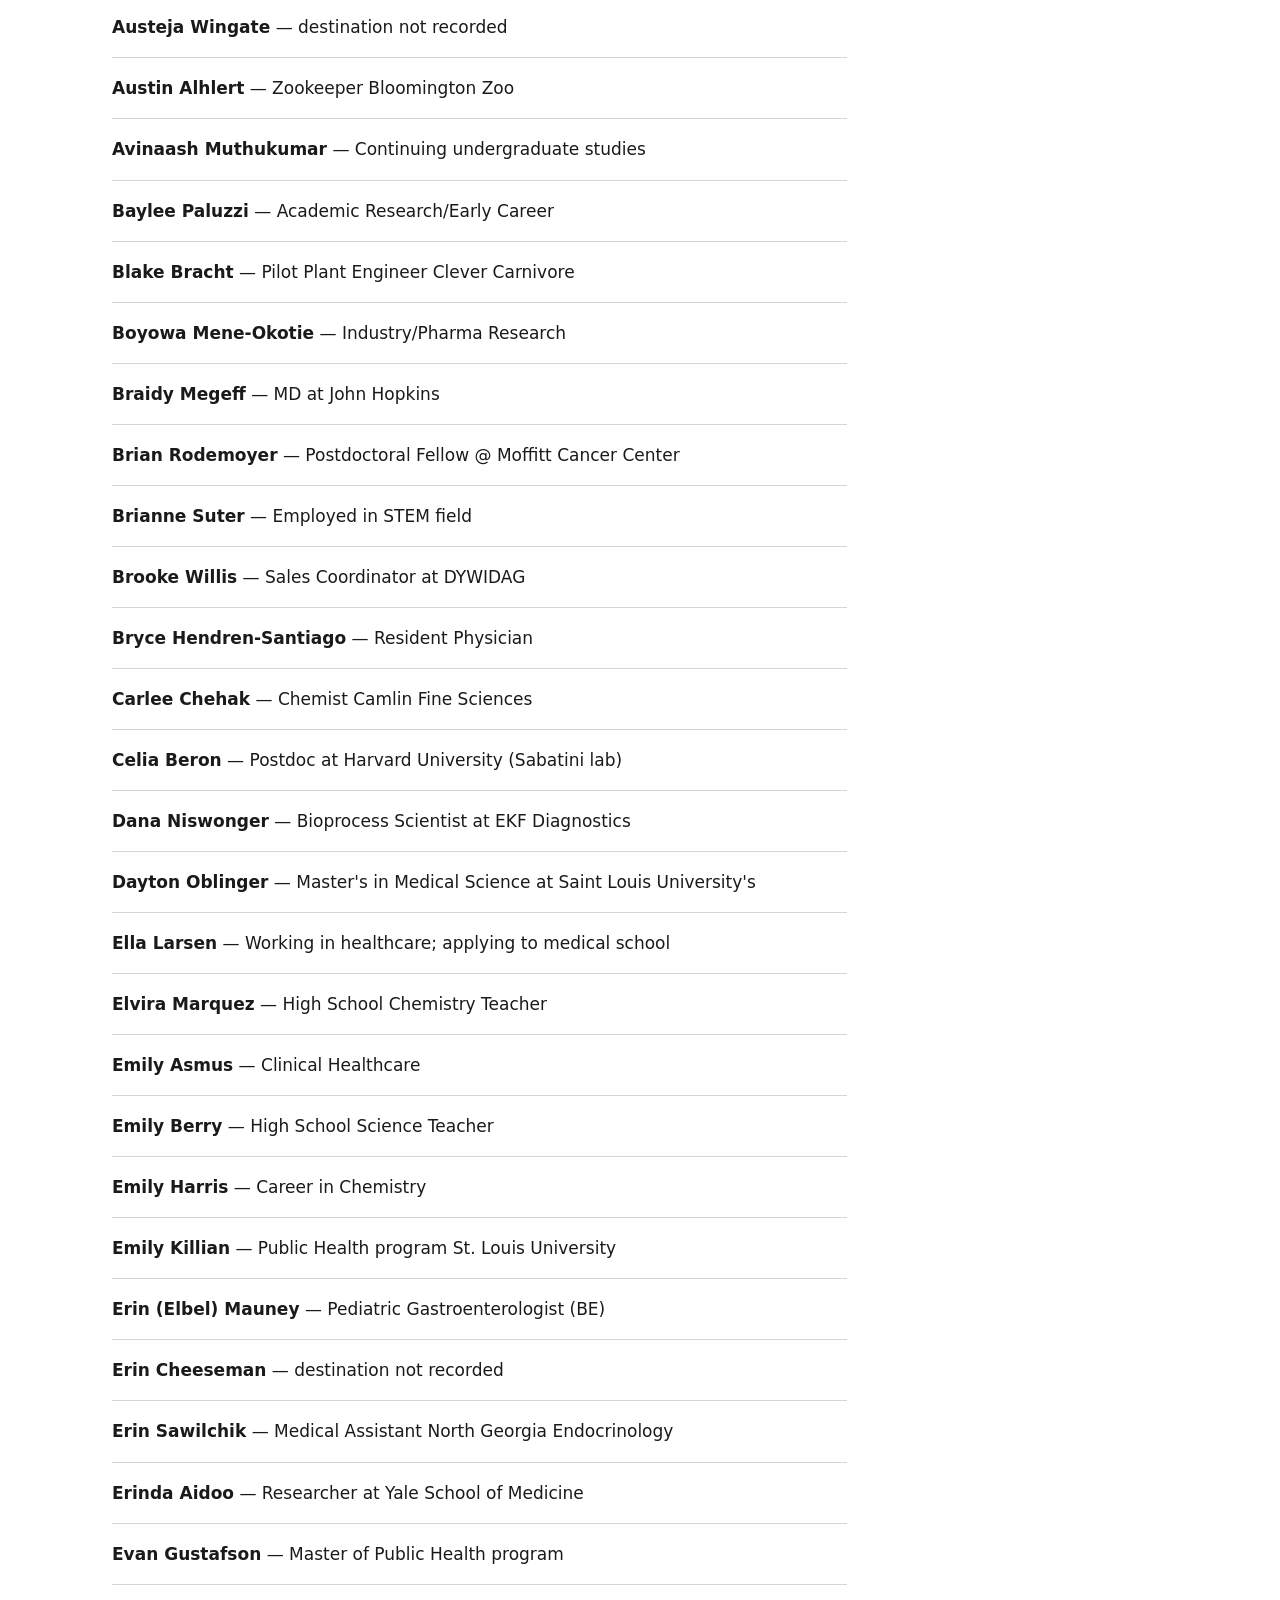
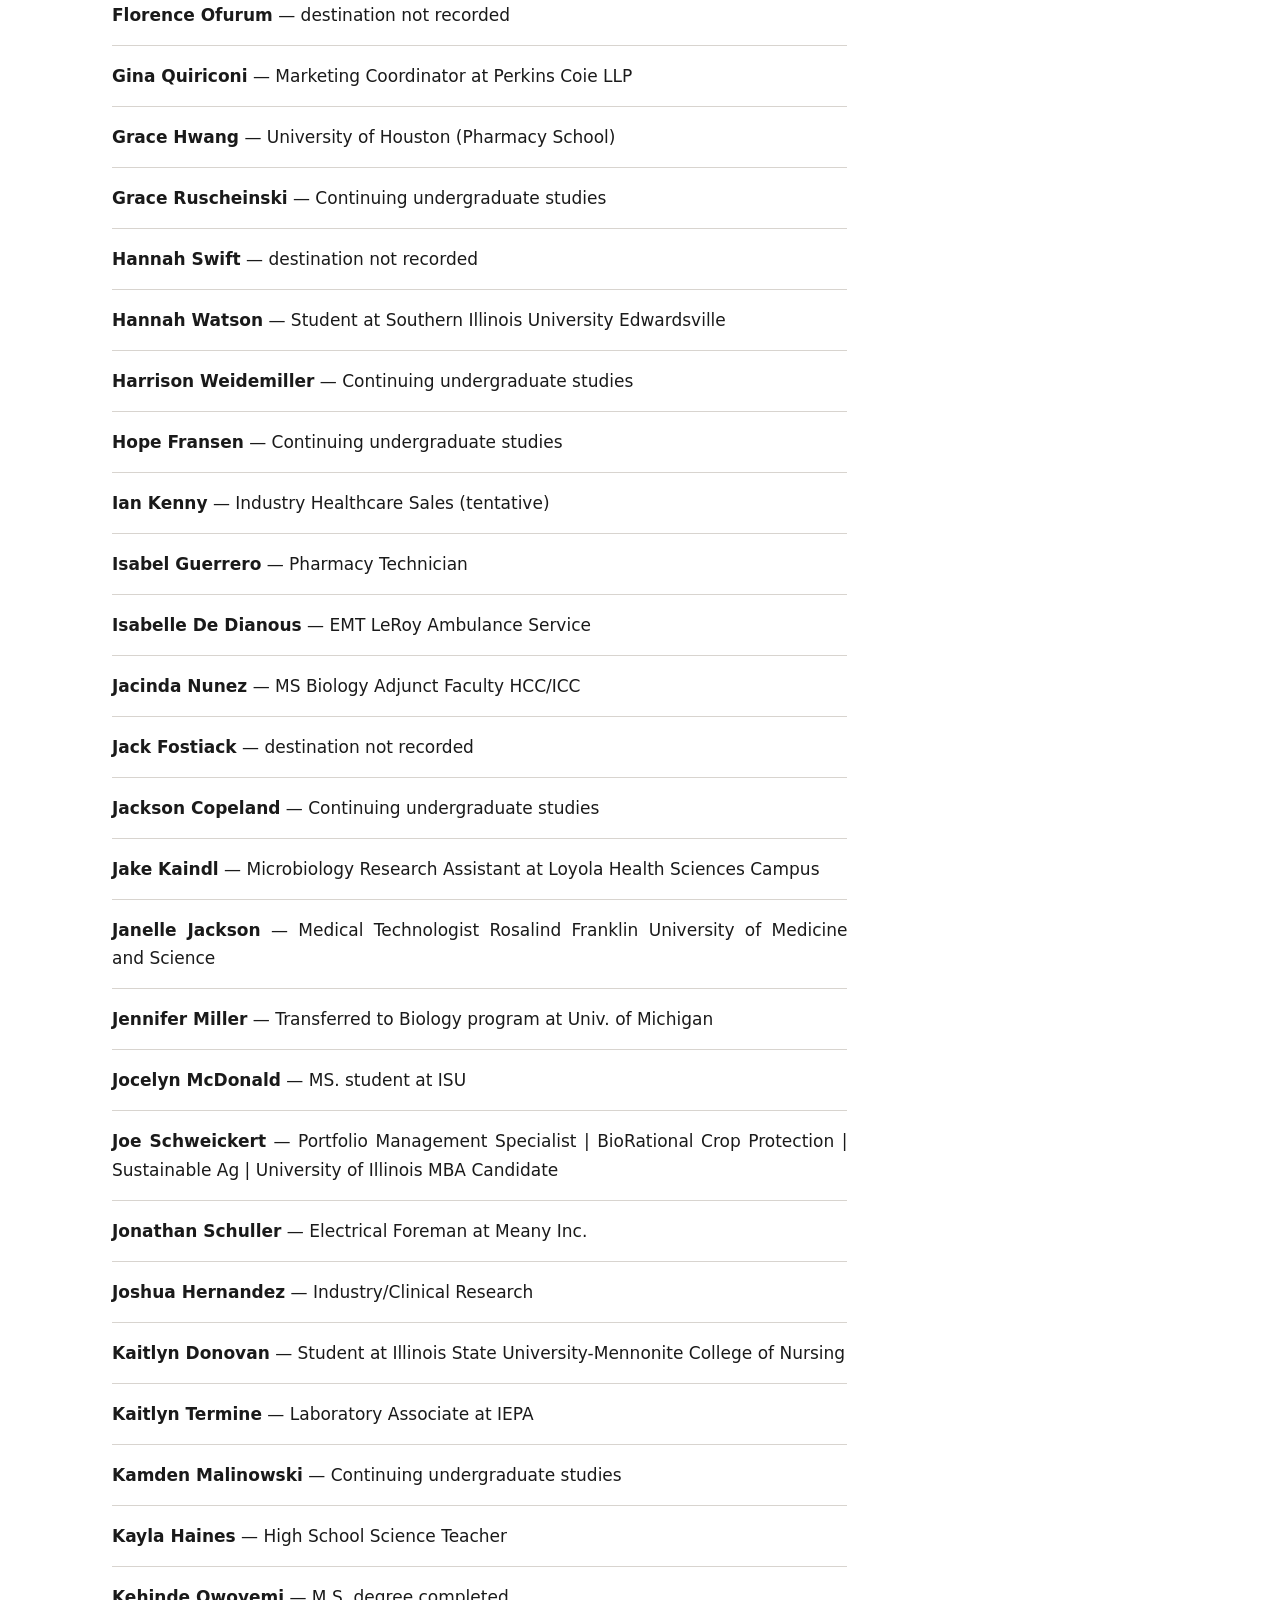
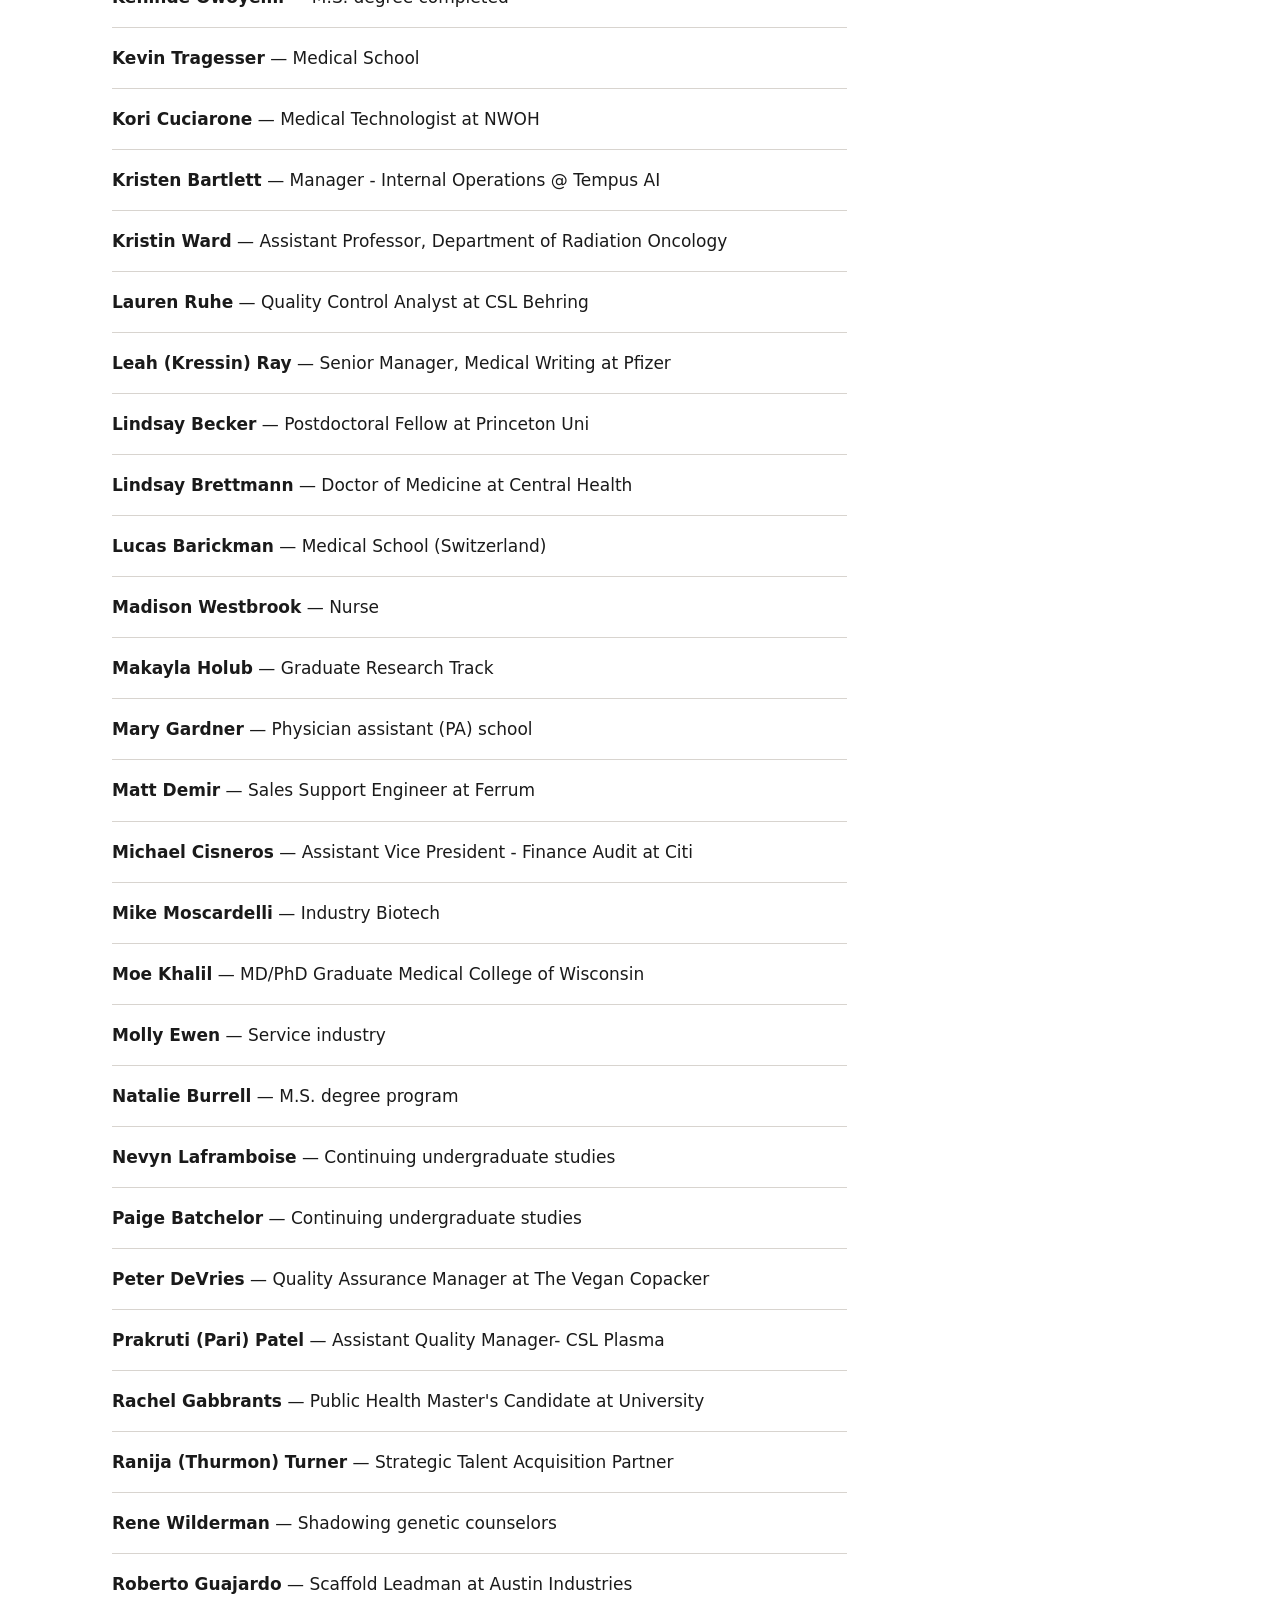
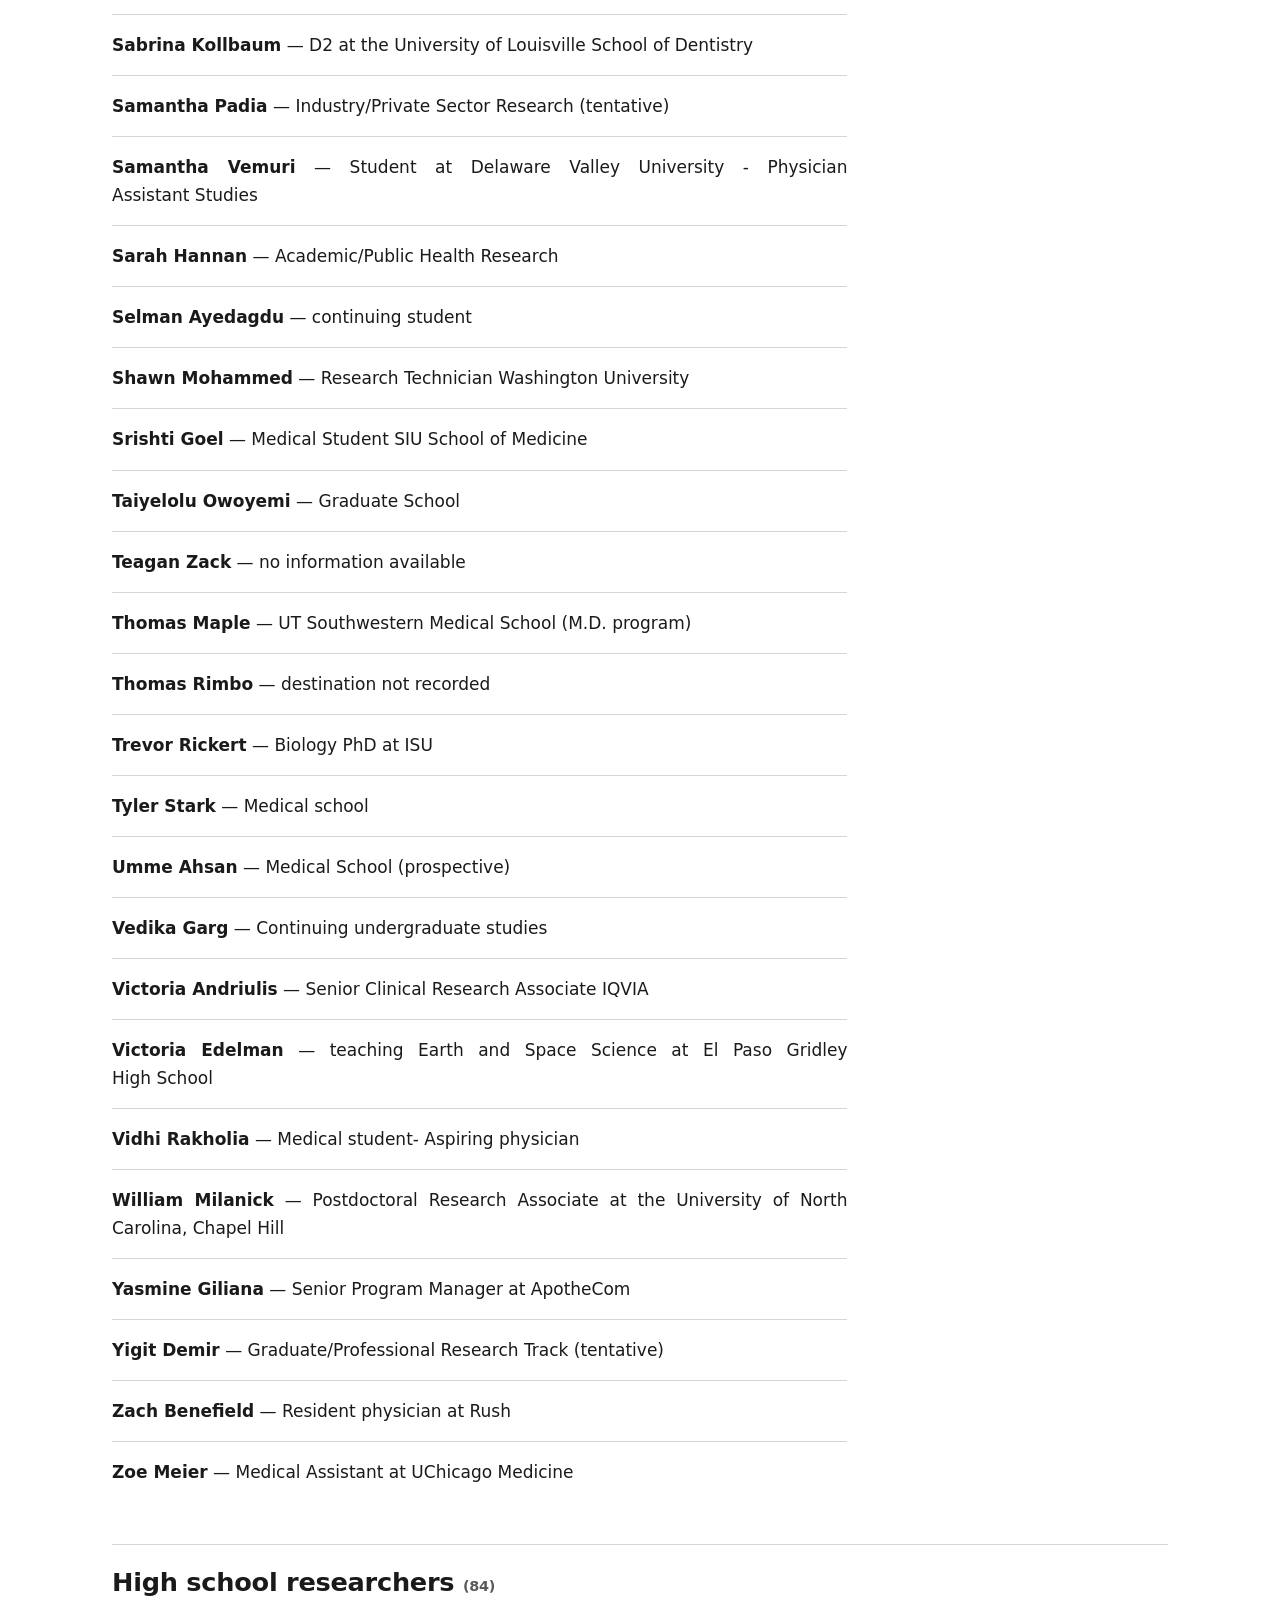
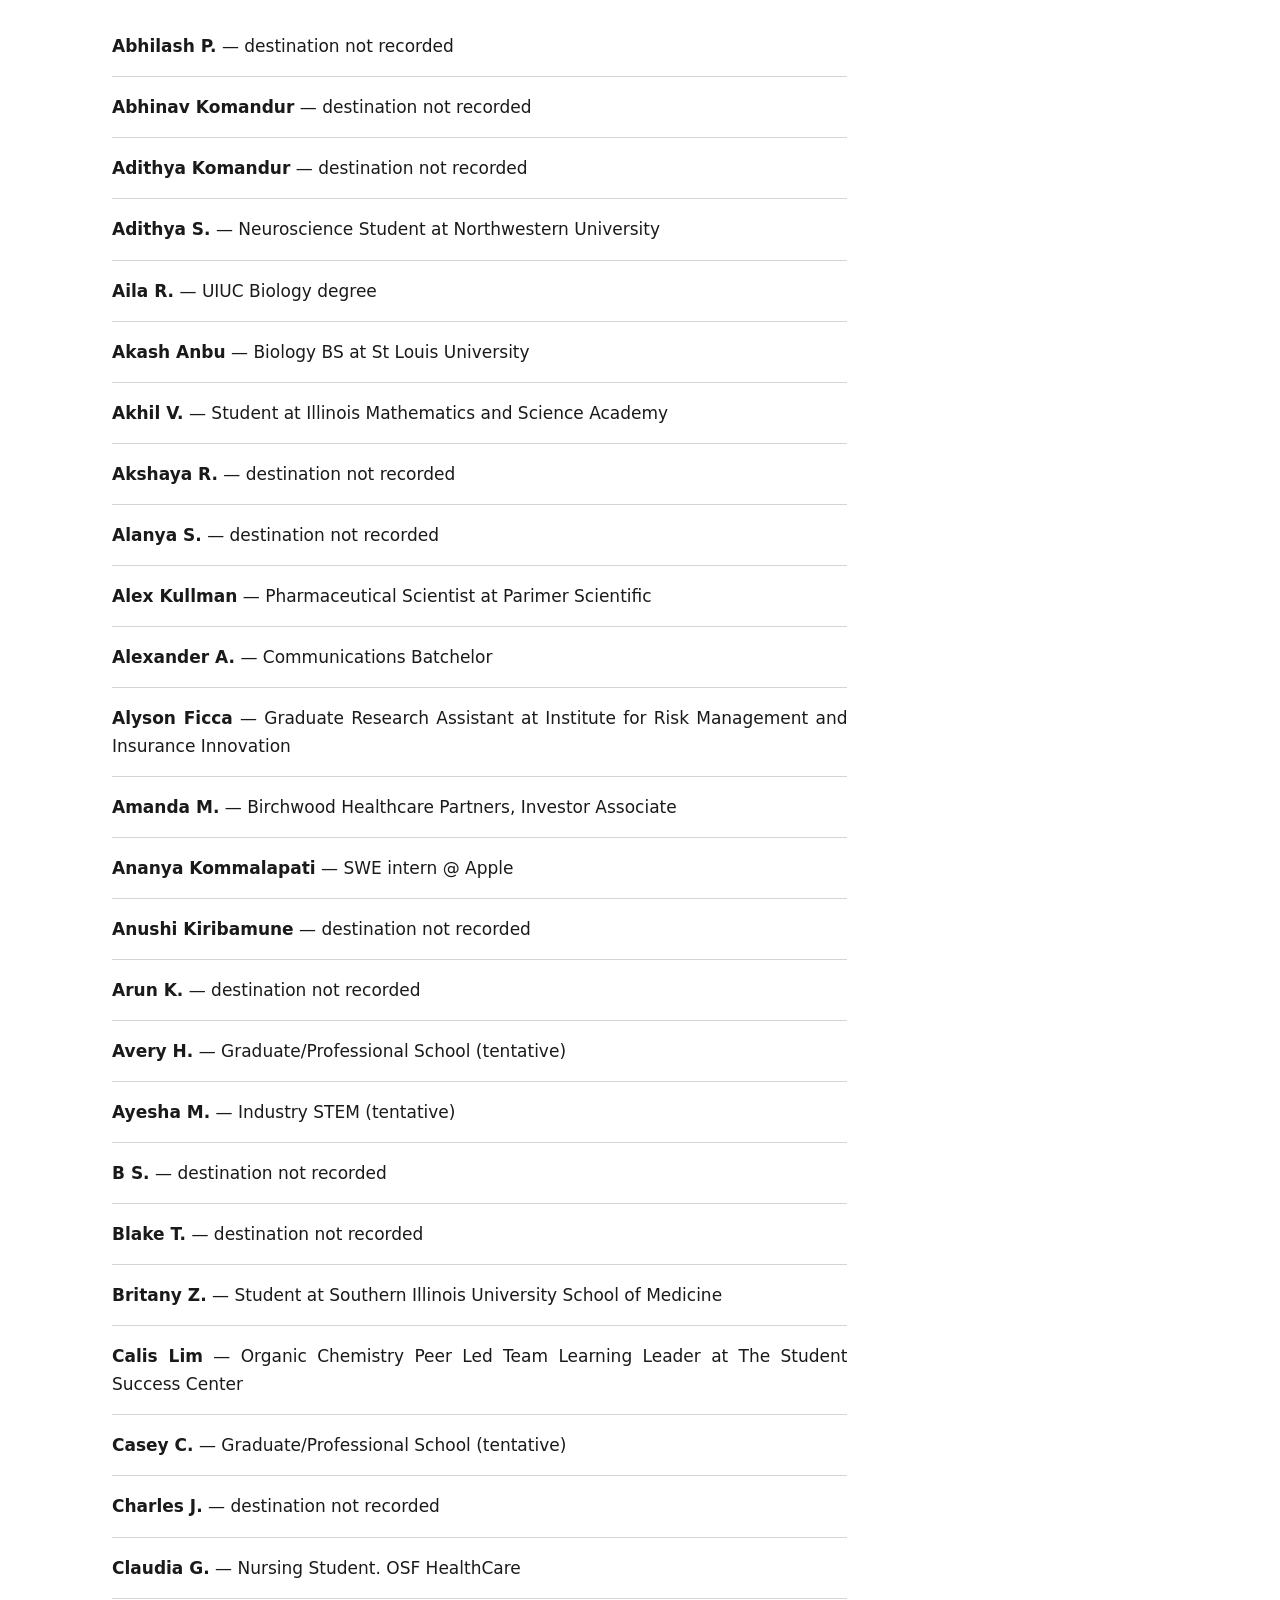
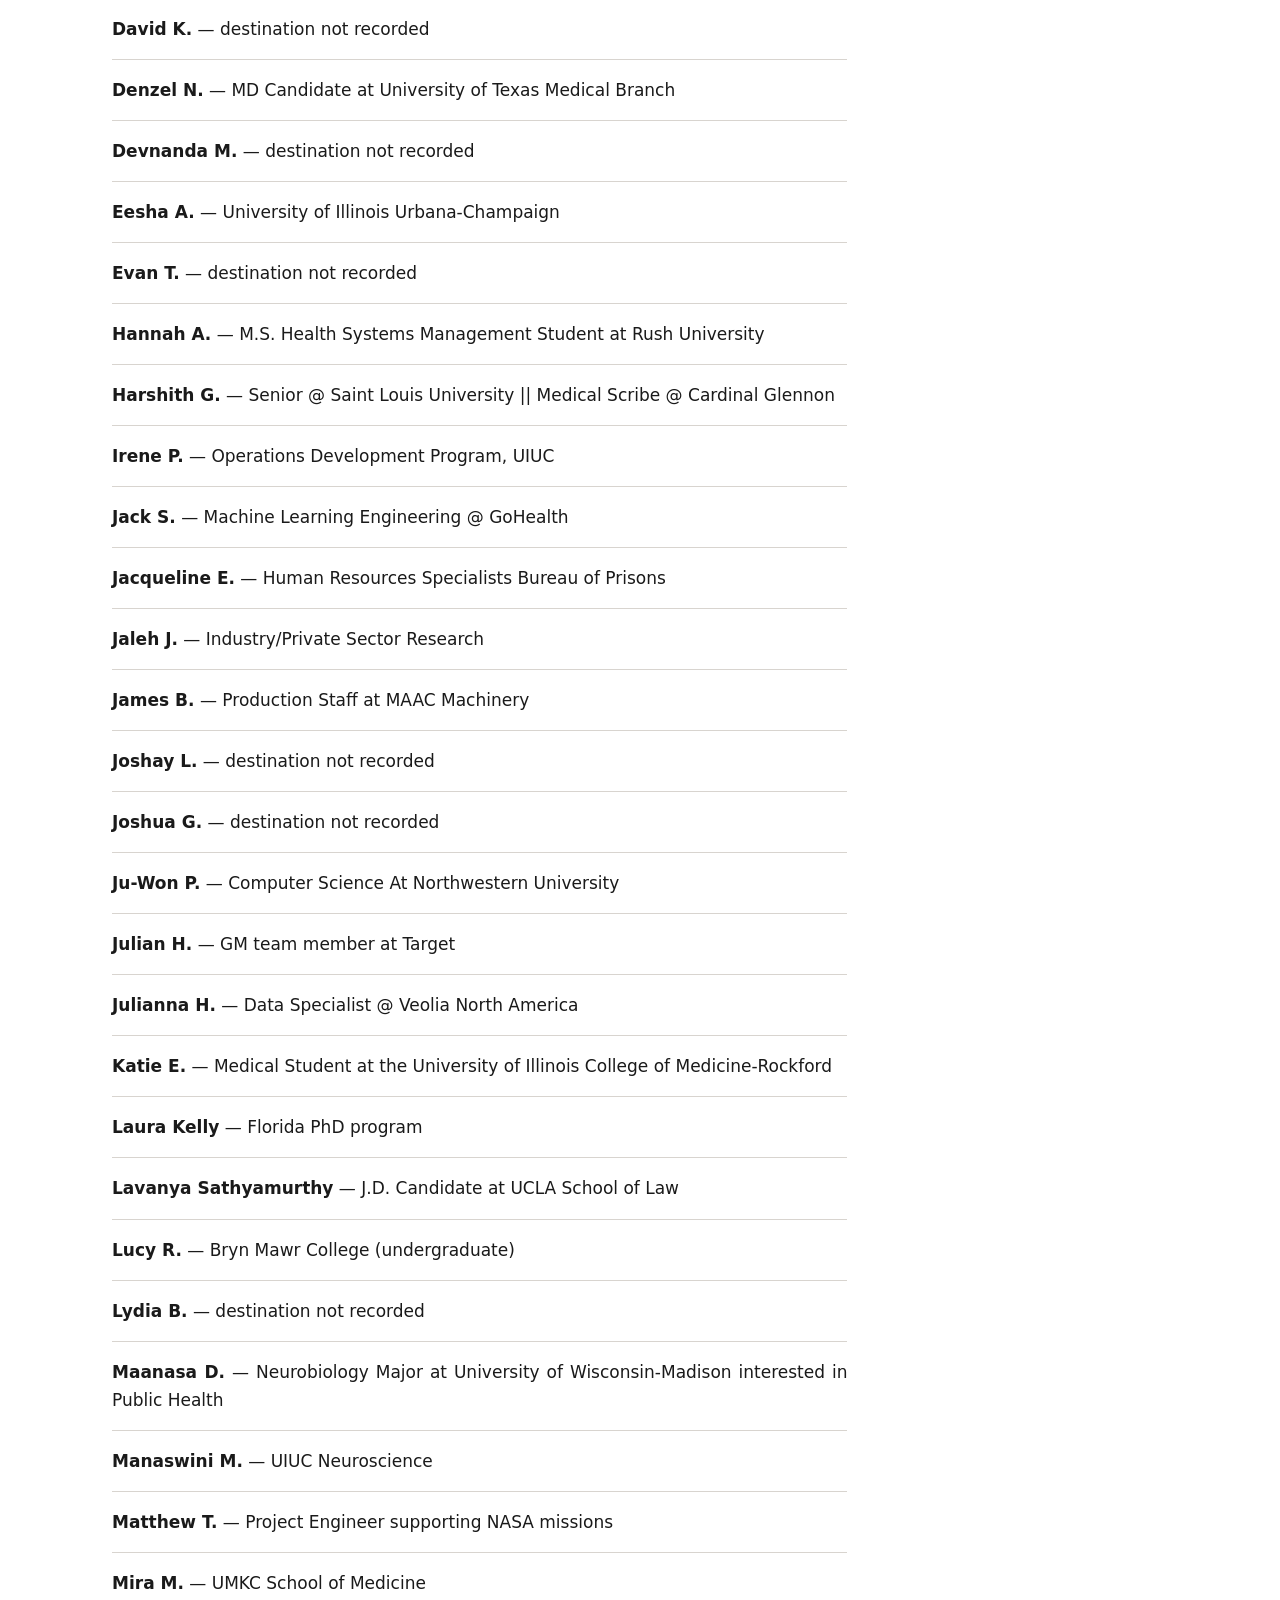
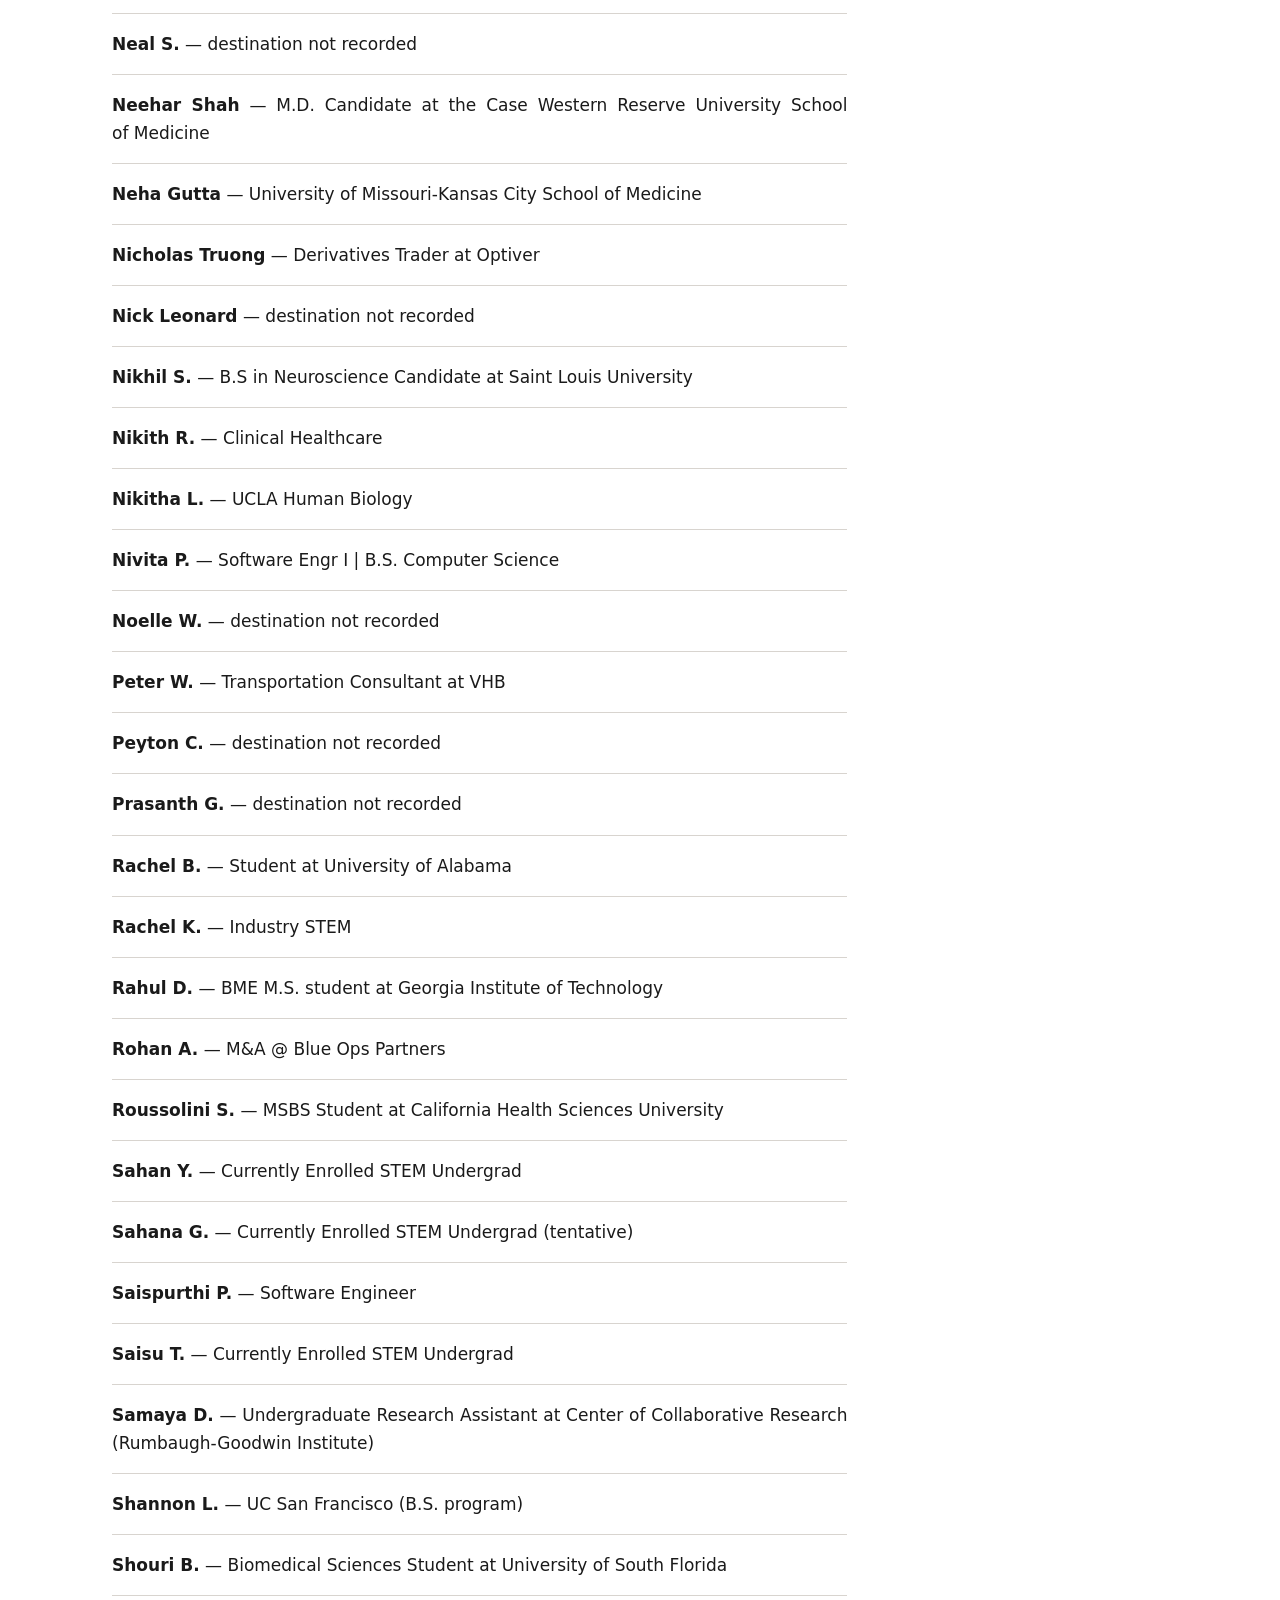
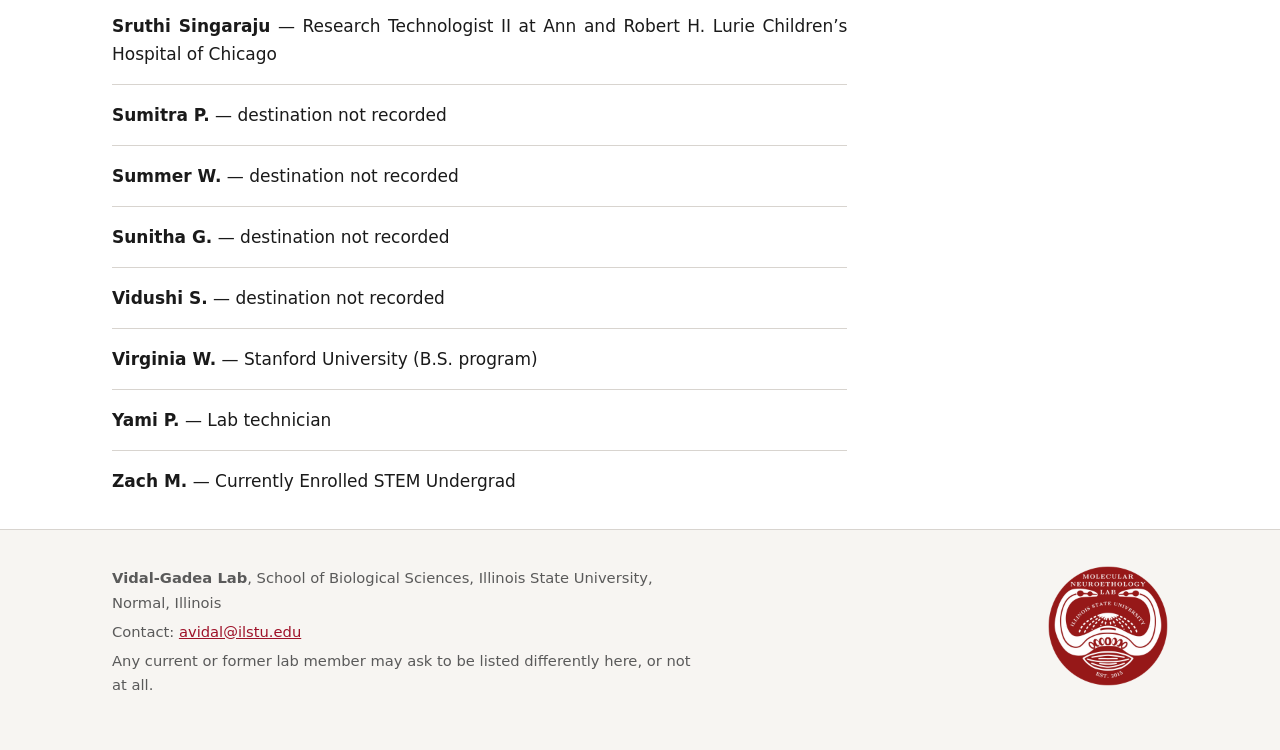
<file: alumni.html>
<!doctype html>
<html lang="en">
<head>
<meta charset="utf-8">
<meta name="viewport" content="width=device-width, initial-scale=1">
<title>Alumni and outcomes — Vidal-Gadea Lab</title>
<meta name="description" content="Where people who trained in the Vidal-Gadea Lab went afterwards.">
<meta property="og:title" content="Alumni and outcomes — Vidal-Gadea Lab">
<meta property="og:description" content="Where people who trained in the Vidal-Gadea Lab went afterwards.">
<meta property="og:url" content="https://agvg75.github.io/lab/alumni.html">
<link rel="icon" href="favicon.ico" sizes="32x32">
<link rel="icon" type="image/png" sizes="512x512" href="favicon-512.png">
<link rel="apple-touch-icon" href="favicon-180.png">
<meta property="og:site_name" content="Vidal-Gadea Lab">
<meta property="og:type" content="website">
<meta property="og:image" content="https://agvg75.github.io/lab/social-card.jpg">
<meta property="og:image:width" content="1200">
<meta property="og:image:height" content="630">
<meta name="twitter:card" content="summary_large_image">
<link rel="stylesheet" href="style.css">
</head>
<body>
<a class="skip" href="#main">Skip to main content</a>

<header class="masthead">
  <div class="wrap">
    <a class="brand" href="index.html" aria-label="Vidal-Gadea Lab home"><picture><source srcset="logo-white-360.png" media="(prefers-color-scheme: dark)" class="logo-dark"><img class="logo" src="logo-red-360.png" width="56" height="56" alt=""></picture></a>
    <a class="wordmark" href="index.html">Vidal-Gadea <span>Lab</span></a>
    <p class="tagline">School of Biological Sciences, Illinois State University</p>
  </div>
</header>

<nav class="primary" aria-label="Primary">
  <ul>
    <li><a href="news.html">News</a></li>
    <li><a href="research.html">Research</a></li>
    <li><a href="people.html">People</a></li>
    <li><a href="outreach.html">Outreach</a></li>
    <li><a href="publications.html">Publications</a></li>
    <li><a href="presentations.html">Presentations</a></li>
    <li><a href="media.html">Media</a></li>
    <li><a href="alumni.html" aria-current="page">Alumni</a></li>
    <li><a href="join.html">Join</a></li>
    <li><a href="resources.html">Resources</a></li>
  </ul>
</nav>

<main id="main" class="wrap">

  <h1>Alumni and outcomes</h1>

  <p class="lede">The question worth asking of any lab is what happens to the people who
  leave it. This is our answer, with the gaps shown rather than hidden.</p>

  <ul class="stats">
    <li><span class="n">221</span><span class="k">alumni since 2015</span></li>
    <li><span class="n">186</span><span class="k">whose destination we can still account for</span></li>
    <li><span class="n">89.0%</span><span class="k">of those with a known outcome continued in STEM</span></li>
  </ul>
  <p class="meta">Placement is 162 against 20. People still studying, and people
  we have lost touch with, are excluded from that figure rather than counted as successes.
  Current as of 8 November 2026.</p>

  <p>High school researchers appear by first name and last initial unless they are co-authors
  on a publication, in which case their full name already appears in the literature. Anyone
  listed here may ask to be shown differently, or removed.</p>

  <h2 id="postdoc">Postdoctoral researchers <span class="meta">(2)</span></h2>
  <ul class="pubs">
    <li><strong>Carola Stadele</strong> — Group Leader University of Gottingen Germany</li>
    <li><strong>Jessica Adams</strong> — Research scientist University of Tennessee</li>
  </ul>
  <h2 id="graduate">Graduate students <span class="meta">(20)</span></h2>
  <ul class="pubs">
    <li><strong>Aalimah Akinosho</strong> — PhD student, Loyola University Chicago</li>
    <li><strong>Abigail Benson</strong> — Law student at Lewis &amp; Clark Law School Portland OR</li>
    <li><strong>Adina Fazyl</strong> — PhD student, University of California San Diego</li>
    <li><strong>Anjelica Rodriguez</strong> — Research Specialist, Department of Cell and Regenerative Biology, University of Wisconsin-Madison</li>
    <li><strong>Brittani Rivera</strong> — Adjunct Instructor, Heartland Community College</li>
    <li><strong>Casey Gahrs</strong> — Research Associate II at A2 Biotherapeutics Inc. LA CA</li>
    <li><strong>Chance Bainbridge</strong> — Assistant Professor, Marian University (from July 2027)</li>
    <li><strong>Daniel Nuccio</strong> — PhD student in biology, Northern Illinois University</li>
    <li><strong>Davis Aschemann</strong> — destination not recorded</li>
    <li><strong>Eliana Mailen Fernandez</strong> — destination not recorded</li>
    <li><strong>Gaston Rissi</strong> — Independent Salesforce consultant</li>
    <li><strong>Kiley Hughes</strong> — Postdoctoral Fellow at Scripps Research Institute</li>
    <li><strong>Margarita Gomez</strong> — Graduate student, Illinois State University</li>
    <li><strong>Mary McKay</strong> — PhD student (different lab)</li>
    <li><strong>Monica Tamrazi</strong> — Assistant Director Huntington Learning Center</li>
    <li><strong>Parham Jazireian</strong> — Associate Quality Control Analyst, Ingredion</li>
    <li><strong>Ploy Freebairn</strong> — Rivian</li>
    <li><strong>Rajit Roy</strong> — Research Assistant at University of Mass. Boston MA</li>
    <li><strong>Shifat Niha</strong> — Lab Instructor Alabama State University</li>
    <li><strong>Tope Awe</strong> — Online MBA student</li>
  </ul>
  <h2 id="undergraduate">Undergraduate researchers <span class="meta">(115)</span></h2>
  <ul class="pubs">
    <li><strong>Adam Conley</strong> — Nurse</li>
    <li><strong>Adhishri Parikh</strong> — Senior Policy Lead, Acumen, LLC</li>
    <li><strong>Adi Oday</strong> — Graduate/Professional Research Track</li>
    <li><strong>Adora Akahome</strong> — Nursing School</li>
    <li><strong>Adriana Garcia</strong> — Research Assistant at Illinois State University</li>
    <li><strong>Alex Kew</strong> — destination not recorded</li>
    <li><strong>Allison Fritz</strong> — High School Science Teacher</li>
    <li><strong>Allison Webb</strong> — Bisco</li>
    <li><strong>Alysia Thorn</strong> — M.A. at ASU (Criminal Justice) (non-STEM)</li>
    <li><strong>Anabelle Dunaway</strong> — destination not recorded</li>
    <li><strong>Andrew Rodriguez</strong> — Microbiology Laboratory Technician</li>
    <li><strong>Andrew Schuler</strong> — Medical School (UIC–Peoria)</li>
    <li><strong>Annemarie Hyer</strong> — Matsers Genetic Counselling Indiana University</li>
    <li><strong>Ashka Shah</strong> — PhD candidate at University of Chicago</li>
    <li><strong>Austeja Wingate</strong> — destination not recorded</li>
    <li><strong>Austin Alhlert</strong> — Zookeeper Bloomington Zoo</li>
    <li><strong>Avinaash Muthukumar</strong> — Continuing undergraduate studies</li>
    <li><strong>Baylee Paluzzi</strong> — Academic Research/Early Career</li>
    <li><strong>Blake Bracht</strong> — Pilot Plant Engineer Clever Carnivore</li>
    <li><strong>Boyowa Mene-Okotie</strong> — Industry/Pharma Research</li>
    <li><strong>Braidy Megeff</strong> — MD at John Hopkins</li>
    <li><strong>Brian Rodemoyer</strong> — Postdoctoral Fellow @ Moffitt Cancer Center</li>
    <li><strong>Brianne Suter</strong> — Employed in STEM field</li>
    <li><strong>Brooke Willis</strong> — Sales Coordinator at DYWIDAG</li>
    <li><strong>Bryce Hendren-Santiago</strong> — Resident Physician</li>
    <li><strong>Carlee Chehak</strong> — Chemist Camlin Fine Sciences</li>
    <li><strong>Celia Beron</strong> — Postdoc at Harvard University (Sabatini lab)</li>
    <li><strong>Dana Niswonger</strong> — Bioprocess Scientist at EKF Diagnostics</li>
    <li><strong>Dayton Oblinger</strong> — Master&#x27;s in Medical Science at Saint Louis University&#x27;s</li>
    <li><strong>Ella Larsen</strong> — Working in healthcare; applying to medical school</li>
    <li><strong>Elvira Marquez</strong> — High School Chemistry Teacher</li>
    <li><strong>Emily Asmus</strong> — Clinical Healthcare</li>
    <li><strong>Emily Berry</strong> — High School Science Teacher</li>
    <li><strong>Emily Harris</strong> — Career in Chemistry</li>
    <li><strong>Emily Killian</strong> — Public Health program St. Louis University</li>
    <li><strong>Erin (Elbel) Mauney</strong> — Pediatric Gastroenterologist (BE)</li>
    <li><strong>Erin Cheeseman</strong> — destination not recorded</li>
    <li><strong>Erin Sawilchik</strong> — Medical Assistant North Georgia Endocrinology</li>
    <li><strong>Erinda Aidoo</strong> — Researcher at Yale School of Medicine</li>
    <li><strong>Evan Gustafson</strong> — Master of Public Health program</li>
    <li><strong>Florence Ofurum</strong> — destination not recorded</li>
    <li><strong>Gina Quiriconi</strong> — Marketing Coordinator at Perkins Coie LLP</li>
    <li><strong>Grace Hwang</strong> — University of Houston (Pharmacy School)</li>
    <li><strong>Grace Ruscheinski</strong> — Continuing undergraduate studies</li>
    <li><strong>Hannah Swift</strong> — destination not recorded</li>
    <li><strong>Hannah Watson</strong> — Student at Southern Illinois University Edwardsville</li>
    <li><strong>Harrison Weidemiller</strong> — Continuing undergraduate studies</li>
    <li><strong>Hope Fransen</strong> — Continuing undergraduate studies</li>
    <li><strong>Ian Kenny</strong> — Industry Healthcare Sales (tentative)</li>
    <li><strong>Isabel Guerrero</strong> — Pharmacy Technician</li>
    <li><strong>Isabelle De Dianous</strong> — EMT LeRoy Ambulance Service</li>
    <li><strong>Jacinda Nunez</strong> — MS Biology Adjunct Faculty HCC/ICC</li>
    <li><strong>Jack Fostiack</strong> — destination not recorded</li>
    <li><strong>Jackson Copeland</strong> — Continuing undergraduate studies</li>
    <li><strong>Jake Kaindl</strong> — Microbiology Research Assistant at Loyola Health Sciences Campus</li>
    <li><strong>Janelle Jackson</strong> — Medical Technologist Rosalind Franklin University of Medicine and Science</li>
    <li><strong>Jennifer Miller</strong> — Transferred to Biology program at Univ. of Michigan</li>
    <li><strong>Jocelyn McDonald</strong> — MS. student at ISU</li>
    <li><strong>Joe Schweickert</strong> — Portfolio Management Specialist | BioRational Crop Protection | Sustainable Ag | University of Illinois MBA Candidate</li>
    <li><strong>Jonathan Schuller</strong> — Electrical Foreman at Meany Inc.</li>
    <li><strong>Joshua Hernandez</strong> — Industry/Clinical Research</li>
    <li><strong>Kaitlyn Donovan</strong> — Student at Illinois State University-Mennonite College of Nursing</li>
    <li><strong>Kaitlyn Termine</strong> — Laboratory Associate at IEPA</li>
    <li><strong>Kamden Malinowski</strong> — Continuing undergraduate studies</li>
    <li><strong>Kayla Haines</strong> — High School Science Teacher</li>
    <li><strong>Kehinde Owoyemi</strong> — M.S. degree completed</li>
    <li><strong>Kevin Tragesser</strong> — Medical School</li>
    <li><strong>Kori Cuciarone</strong> — Medical Technologist at NWOH</li>
    <li><strong>Kristen Bartlett</strong> — Manager - Internal Operations @ Tempus AI</li>
    <li><strong>Kristin Ward</strong> — Assistant Professor, Department of Radiation Oncology</li>
    <li><strong>Lauren Ruhe</strong> — Quality Control Analyst at CSL Behring</li>
    <li><strong>Leah (Kressin) Ray</strong> — Senior Manager, Medical Writing at Pfizer</li>
    <li><strong>Lindsay Becker</strong> — Postdoctoral Fellow at Princeton Uni</li>
    <li><strong>Lindsay Brettmann</strong> — Doctor of Medicine at Central Health</li>
    <li><strong>Lucas Barickman</strong> — Medical School (Switzerland)</li>
    <li><strong>Madison Westbrook</strong> — Nurse</li>
    <li><strong>Makayla Holub</strong> — Graduate Research Track</li>
    <li><strong>Mary Gardner</strong> — Physician assistant (PA) school</li>
    <li><strong>Matt Demir</strong> — Sales Support Engineer at Ferrum</li>
    <li><strong>Michael Cisneros</strong> — Assistant Vice President - Finance Audit at Citi</li>
    <li><strong>Mike Moscardelli</strong> — Industry Biotech</li>
    <li><strong>Moe Khalil</strong> — MD/PhD Graduate Medical College of Wisconsin</li>
    <li><strong>Molly Ewen</strong> — Service industry</li>
    <li><strong>Natalie Burrell</strong> — M.S. degree program</li>
    <li><strong>Nevyn Laframboise</strong> — Continuing undergraduate studies</li>
    <li><strong>Paige Batchelor</strong> — Continuing undergraduate studies</li>
    <li><strong>Peter DeVries</strong> — Quality Assurance Manager at The Vegan Copacker</li>
    <li><strong>Prakruti (Pari) Patel</strong> — Assistant Quality Manager- CSL Plasma</li>
    <li><strong>Rachel Gabbrants</strong> — Public Health Master&#x27;s Candidate at University</li>
    <li><strong>Ranija (Thurmon) Turner</strong> — Strategic Talent Acquisition Partner</li>
    <li><strong>Rene Wilderman</strong> — Shadowing genetic counselors</li>
    <li><strong>Roberto Guajardo</strong> — Scaffold Leadman at Austin Industries</li>
    <li><strong>Sabrina Kollbaum</strong> — D2 at the University of Louisville School of Dentistry</li>
    <li><strong>Samantha Padia</strong> — Industry/Private Sector Research (tentative)</li>
    <li><strong>Samantha Vemuri</strong> — Student at Delaware Valley University - Physician Assistant Studies</li>
    <li><strong>Sarah Hannan</strong> — Academic/Public Health Research</li>
    <li><strong>Selman Ayedagdu</strong> — continuing student</li>
    <li><strong>Shawn Mohammed</strong> — Research Technician Washington University</li>
    <li><strong>Srishti Goel</strong> — Medical Student SIU School of Medicine</li>
    <li><strong>Taiyelolu Owoyemi</strong> — Graduate School</li>
    <li><strong>Teagan Zack</strong> — no information available</li>
    <li><strong>Thomas Maple</strong> — UT Southwestern Medical School (M.D. program)</li>
    <li><strong>Thomas Rimbo</strong> — destination not recorded</li>
    <li><strong>Trevor Rickert</strong> — Biology PhD at ISU</li>
    <li><strong>Tyler Stark</strong> — Medical school</li>
    <li><strong>Umme Ahsan</strong> — Medical School (prospective)</li>
    <li><strong>Vedika Garg</strong> — Continuing undergraduate studies</li>
    <li><strong>Victoria Andriulis</strong> — Senior Clinical Research Associate IQVIA</li>
    <li><strong>Victoria Edelman</strong> — teaching Earth and Space Science at El Paso Gridley High School</li>
    <li><strong>Vidhi Rakholia</strong> — Medical student- Aspiring physician</li>
    <li><strong>William Milanick</strong> — Postdoctoral Research Associate at the University of North Carolina, Chapel Hill</li>
    <li><strong>Yasmine Giliana</strong> — Senior Program Manager at ApotheCom</li>
    <li><strong>Yigit Demir</strong> — Graduate/Professional Research Track (tentative)</li>
    <li><strong>Zach Benefield</strong> — Resident physician at Rush</li>
    <li><strong>Zoe Meier</strong> — Medical Assistant at UChicago Medicine</li>
  </ul>
  <h2 id="high-school">High school researchers <span class="meta">(84)</span></h2>
  <ul class="pubs">
    <li><strong>Abhilash P.</strong> — destination not recorded</li>
    <li><strong>Abhinav Komandur</strong> — destination not recorded</li>
    <li><strong>Adithya Komandur</strong> — destination not recorded</li>
    <li><strong>Adithya S.</strong> — Neuroscience Student at Northwestern University</li>
    <li><strong>Aila R.</strong> — UIUC Biology degree</li>
    <li><strong>Akash Anbu</strong> — Biology BS at St Louis University</li>
    <li><strong>Akhil V.</strong> — Student at Illinois Mathematics and Science Academy</li>
    <li><strong>Akshaya R.</strong> — destination not recorded</li>
    <li><strong>Alanya S.</strong> — destination not recorded</li>
    <li><strong>Alex Kullman</strong> — Pharmaceutical Scientist at Parimer Scientific</li>
    <li><strong>Alexander A.</strong> — Communications Batchelor</li>
    <li><strong>Alyson Ficca</strong> — Graduate Research Assistant at Institute for Risk Management and Insurance Innovation</li>
    <li><strong>Amanda M.</strong> — Birchwood Healthcare Partners, Investor Associate</li>
    <li><strong>Ananya Kommalapati</strong> — SWE intern @ Apple</li>
    <li><strong>Anushi Kiribamune</strong> — destination not recorded</li>
    <li><strong>Arun K.</strong> — destination not recorded</li>
    <li><strong>Avery H.</strong> — Graduate/Professional School (tentative)</li>
    <li><strong>Ayesha M.</strong> — Industry STEM (tentative)</li>
    <li><strong>B S.</strong> — destination not recorded</li>
    <li><strong>Blake T.</strong> — destination not recorded</li>
    <li><strong>Britany Z.</strong> — Student at Southern Illinois University School of Medicine</li>
    <li><strong>Calis Lim</strong> — Organic Chemistry Peer Led Team Learning Leader at The Student Success Center</li>
    <li><strong>Casey C.</strong> — Graduate/Professional School (tentative)</li>
    <li><strong>Charles J.</strong> — destination not recorded</li>
    <li><strong>Claudia G.</strong> — Nursing Student. OSF HealthCare</li>
    <li><strong>David K.</strong> — destination not recorded</li>
    <li><strong>Denzel N.</strong> — MD Candidate at University of Texas Medical Branch</li>
    <li><strong>Devnanda M.</strong> — destination not recorded</li>
    <li><strong>Eesha A.</strong> — University of Illinois Urbana‑Champaign</li>
    <li><strong>Evan T.</strong> — destination not recorded</li>
    <li><strong>Hannah A.</strong> — M.S. Health Systems Management Student at Rush University</li>
    <li><strong>Harshith G.</strong> — Senior @ Saint Louis University || Medical Scribe @ Cardinal Glennon</li>
    <li><strong>Irene P.</strong> — Operations Development Program, UIUC</li>
    <li><strong>Jack S.</strong> — Machine Learning Engineering @ GoHealth</li>
    <li><strong>Jacqueline E.</strong> — Human Resources Specialists Bureau of Prisons</li>
    <li><strong>Jaleh J.</strong> — Industry/Private Sector Research</li>
    <li><strong>James B.</strong> — Production Staff at MAAC Machinery</li>
    <li><strong>Joshay L.</strong> — destination not recorded</li>
    <li><strong>Joshua G.</strong> — destination not recorded</li>
    <li><strong>Ju-Won P.</strong> — Computer Science At Northwestern University</li>
    <li><strong>Julian H.</strong> — GM team member at Target</li>
    <li><strong>Julianna H.</strong> — Data Specialist @ Veolia North America</li>
    <li><strong>Katie E.</strong> — Medical Student at the University of Illinois College of Medicine-Rockford</li>
    <li><strong>Laura Kelly</strong> — Florida PhD program</li>
    <li><strong>Lavanya Sathyamurthy</strong> — J.D. Candidate at UCLA School of Law</li>
    <li><strong>Lucy R.</strong> — Bryn Mawr College (undergraduate)</li>
    <li><strong>Lydia B.</strong> — destination not recorded</li>
    <li><strong>Maanasa D.</strong> — Neurobiology Major at University of Wisconsin-Madison interested in Public Health</li>
    <li><strong>Manaswini M.</strong> — UIUC Neuroscience</li>
    <li><strong>Matthew T.</strong> — Project Engineer supporting NASA missions</li>
    <li><strong>Mira M.</strong> — UMKC School of Medicine</li>
    <li><strong>Neal S.</strong> — destination not recorded</li>
    <li><strong>Neehar Shah</strong> — M.D. Candidate at the Case Western Reserve University School of Medicine</li>
    <li><strong>Neha Gutta</strong> — University of Missouri-Kansas City School of Medicine</li>
    <li><strong>Nicholas Truong</strong> — Derivatives Trader at Optiver</li>
    <li><strong>Nick Leonard</strong> — destination not recorded</li>
    <li><strong>Nikhil S.</strong> — B.S in Neuroscience Candidate at Saint Louis University</li>
    <li><strong>Nikith R.</strong> — Clinical Healthcare</li>
    <li><strong>Nikitha L.</strong> — UCLA Human Biology</li>
    <li><strong>Nivita P.</strong> — Software Engr I | B.S. Computer Science</li>
    <li><strong>Noelle W.</strong> — destination not recorded</li>
    <li><strong>Peter W.</strong> — Transportation Consultant at VHB</li>
    <li><strong>Peyton C.</strong> — destination not recorded</li>
    <li><strong>Prasanth G.</strong> — destination not recorded</li>
    <li><strong>Rachel B.</strong> — Student at University of Alabama</li>
    <li><strong>Rachel K.</strong> — Industry STEM</li>
    <li><strong>Rahul D.</strong> — BME M.S. student at Georgia Institute of Technology</li>
    <li><strong>Rohan A.</strong> — M&amp;A @ Blue Ops Partners</li>
    <li><strong>Roussolini S.</strong> — MSBS Student at California Health Sciences University</li>
    <li><strong>Sahan Y.</strong> — Currently Enrolled STEM Undergrad</li>
    <li><strong>Sahana G.</strong> — Currently Enrolled STEM Undergrad (tentative)</li>
    <li><strong>Saispurthi P.</strong> — Software Engineer</li>
    <li><strong>Saisu T.</strong> — Currently Enrolled STEM Undergrad</li>
    <li><strong>Samaya D.</strong> — Undergraduate Research Assistant at Center of Collaborative Research (Rumbaugh-Goodwin Institute)</li>
    <li><strong>Shannon L.</strong> — UC San Francisco (B.S. program)</li>
    <li><strong>Shouri B.</strong> — Biomedical Sciences Student at University of South Florida</li>
    <li><strong>Sruthi Singaraju</strong> — Research Technologist II at Ann and Robert H. Lurie Children’s Hospital of Chicago</li>
    <li><strong>Sumitra P.</strong> — destination not recorded</li>
    <li><strong>Summer W.</strong> — destination not recorded</li>
    <li><strong>Sunitha G.</strong> — destination not recorded</li>
    <li><strong>Vidushi S.</strong> — destination not recorded</li>
    <li><strong>Virginia W.</strong> — Stanford University (B.S. program)</li>
    <li><strong>Yami P.</strong> — Lab technician</li>
    <li><strong>Zach M.</strong> — Currently Enrolled STEM Undergrad</li>
  </ul>

</main>

<footer>
  <div class="wrap">
    <img class="footlogo" src="logo-red-360.png" alt="Vidal-Gadea Lab logo: two nematodes encircling a pharynx, muscle and a row of eggs. Established 2015." width="120" height="120" loading="lazy">
    <p><strong>Vidal-Gadea Lab</strong>, School of Biological Sciences, Illinois State University, Normal, Illinois</p>
    <p>Contact: <a href="mailto:avidal@ilstu.edu">avidal@ilstu.edu</a></p>
    <p>Any current or former lab member may ask to be listed differently here, or not at all.</p>
  </div>
</footer>

<script src="ui.js"></script>
<script data-goatcounter="https://vidalgadea.goatcounter.com/count"
        async src="//gc.zgo.at/count.js"></script>
</body>
</html>
</file>
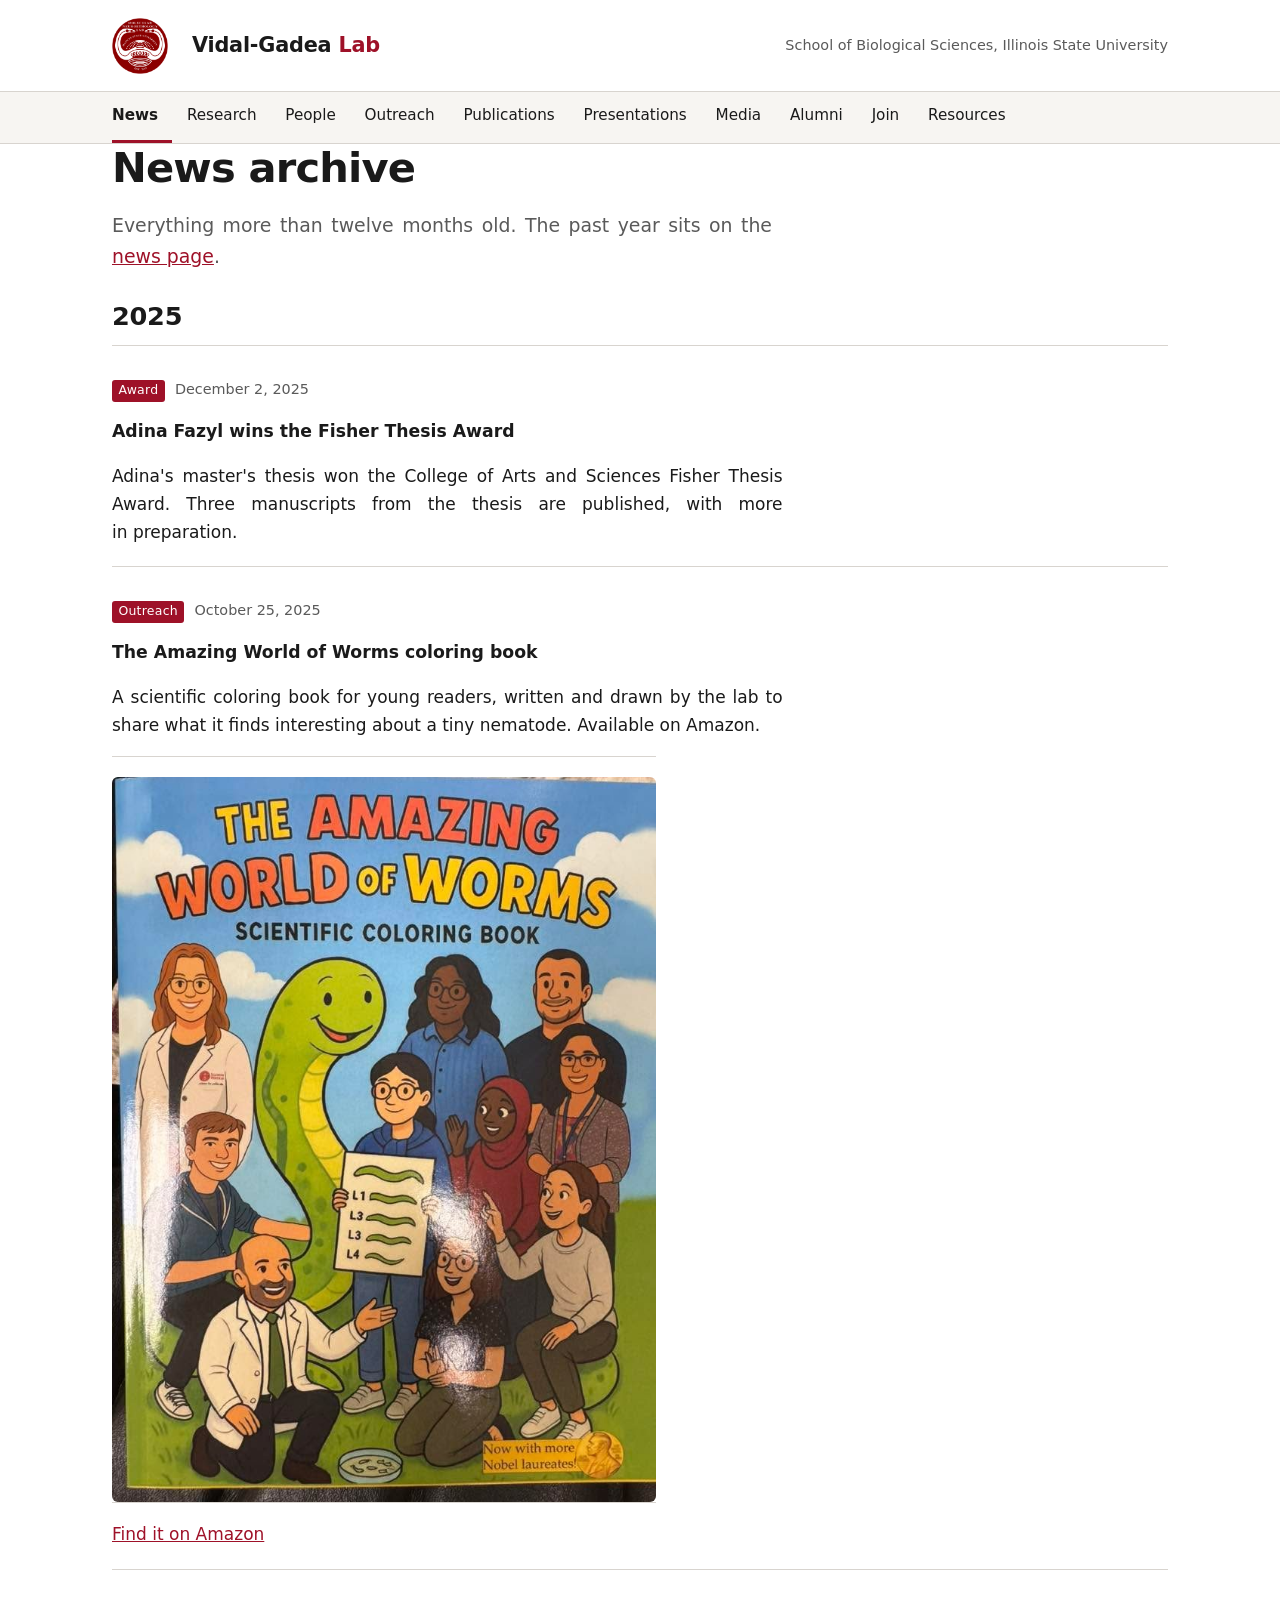
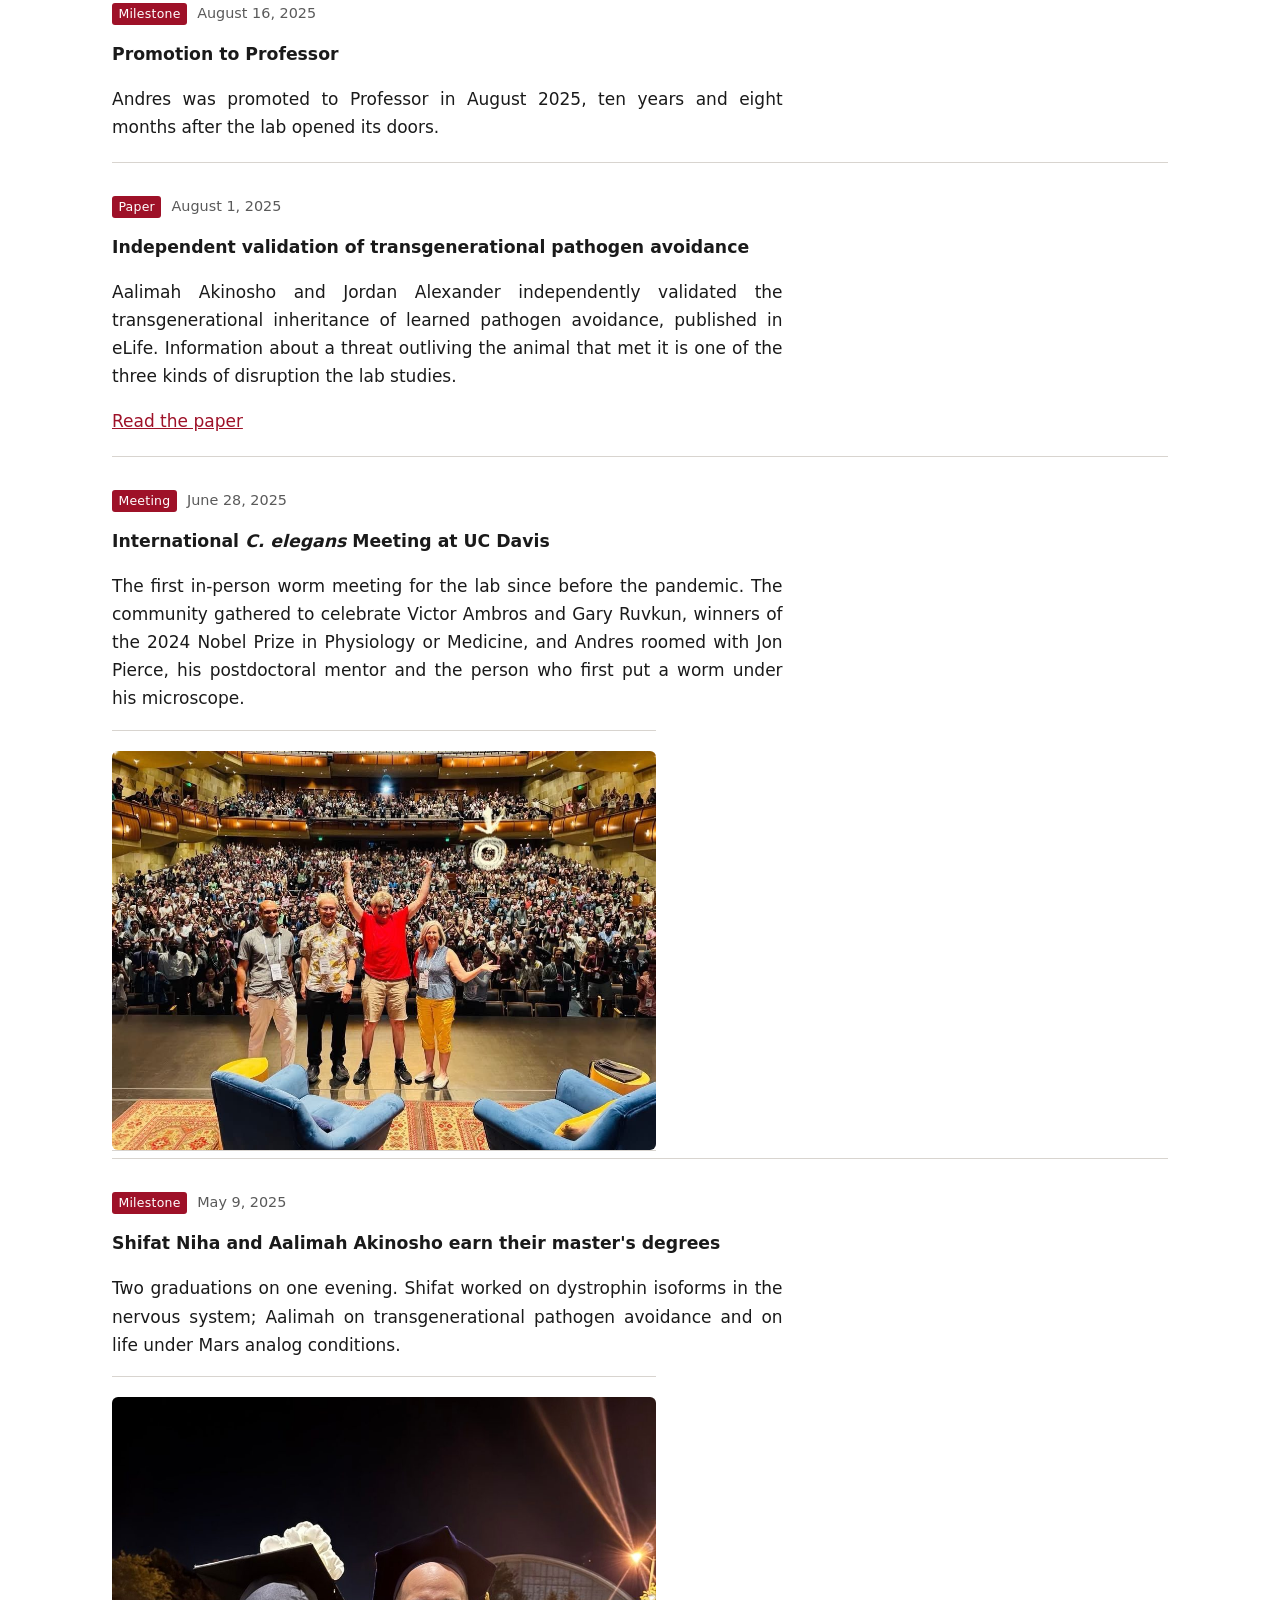
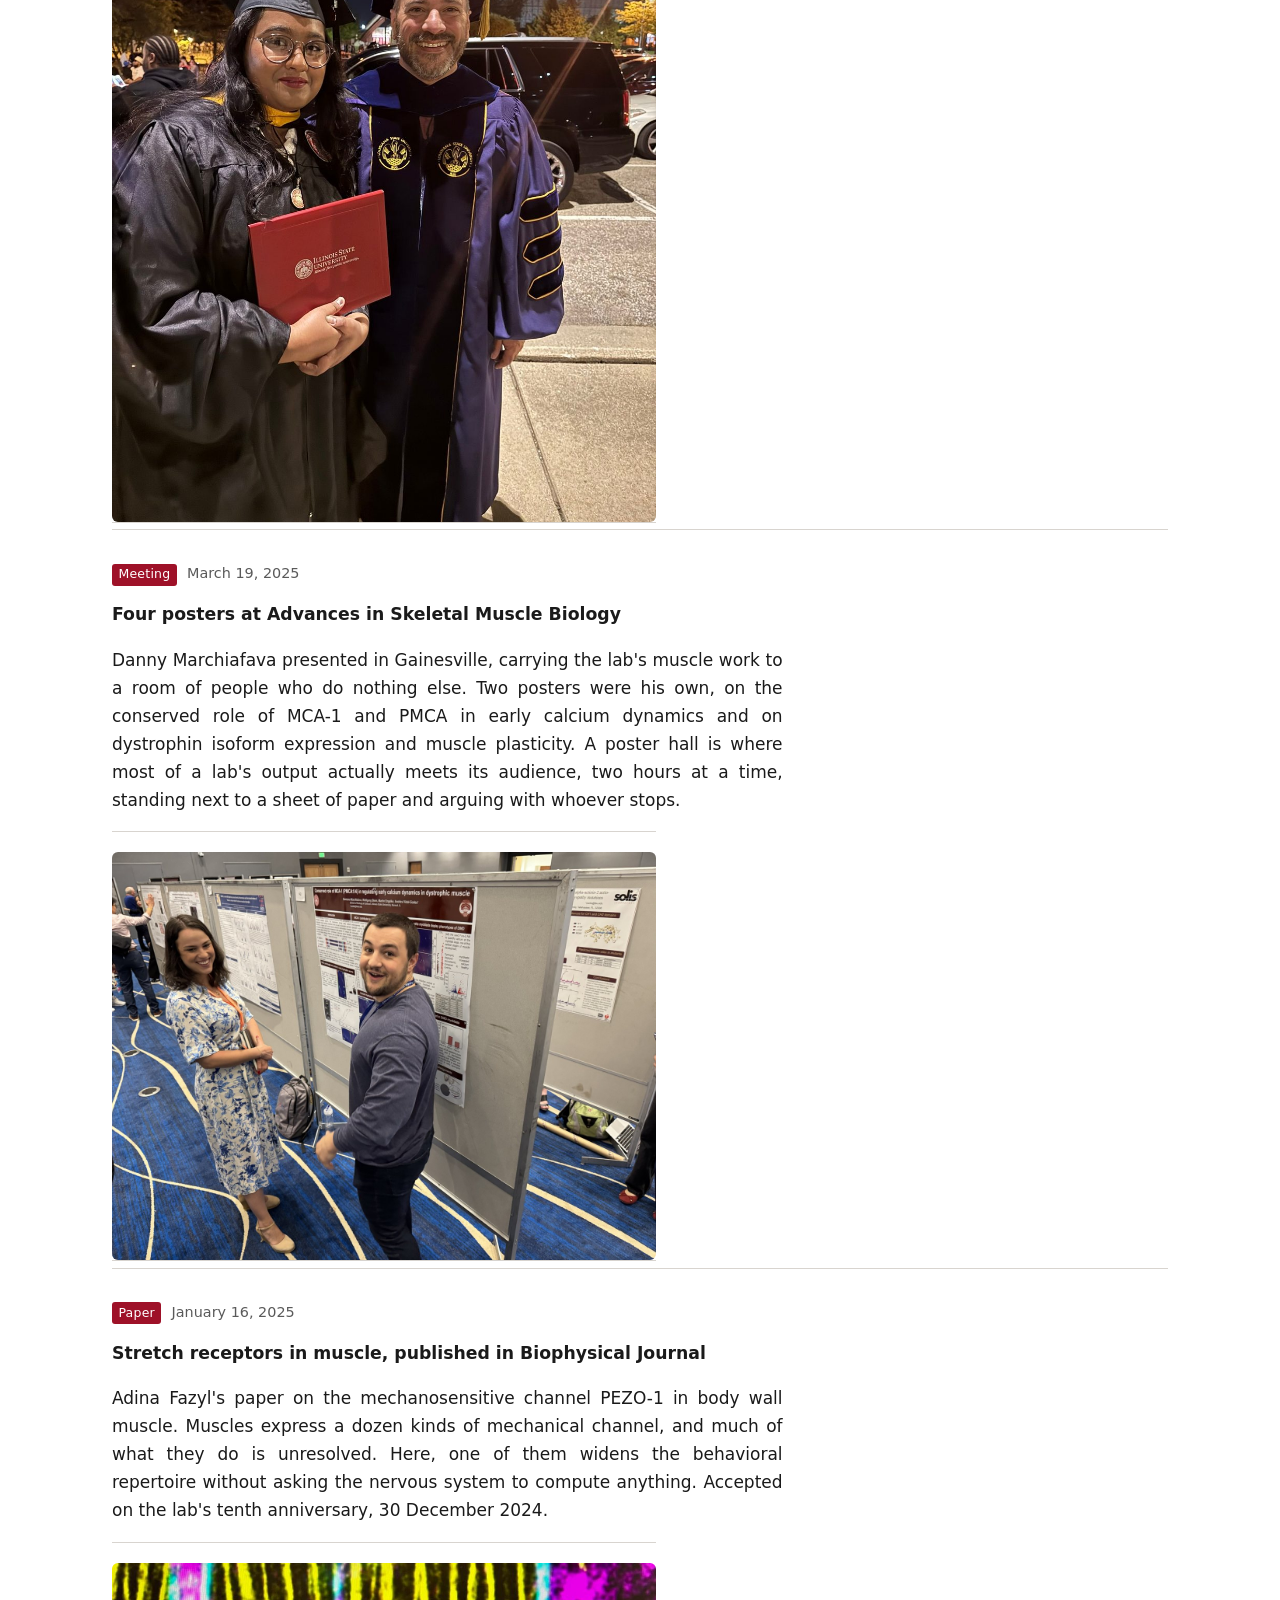
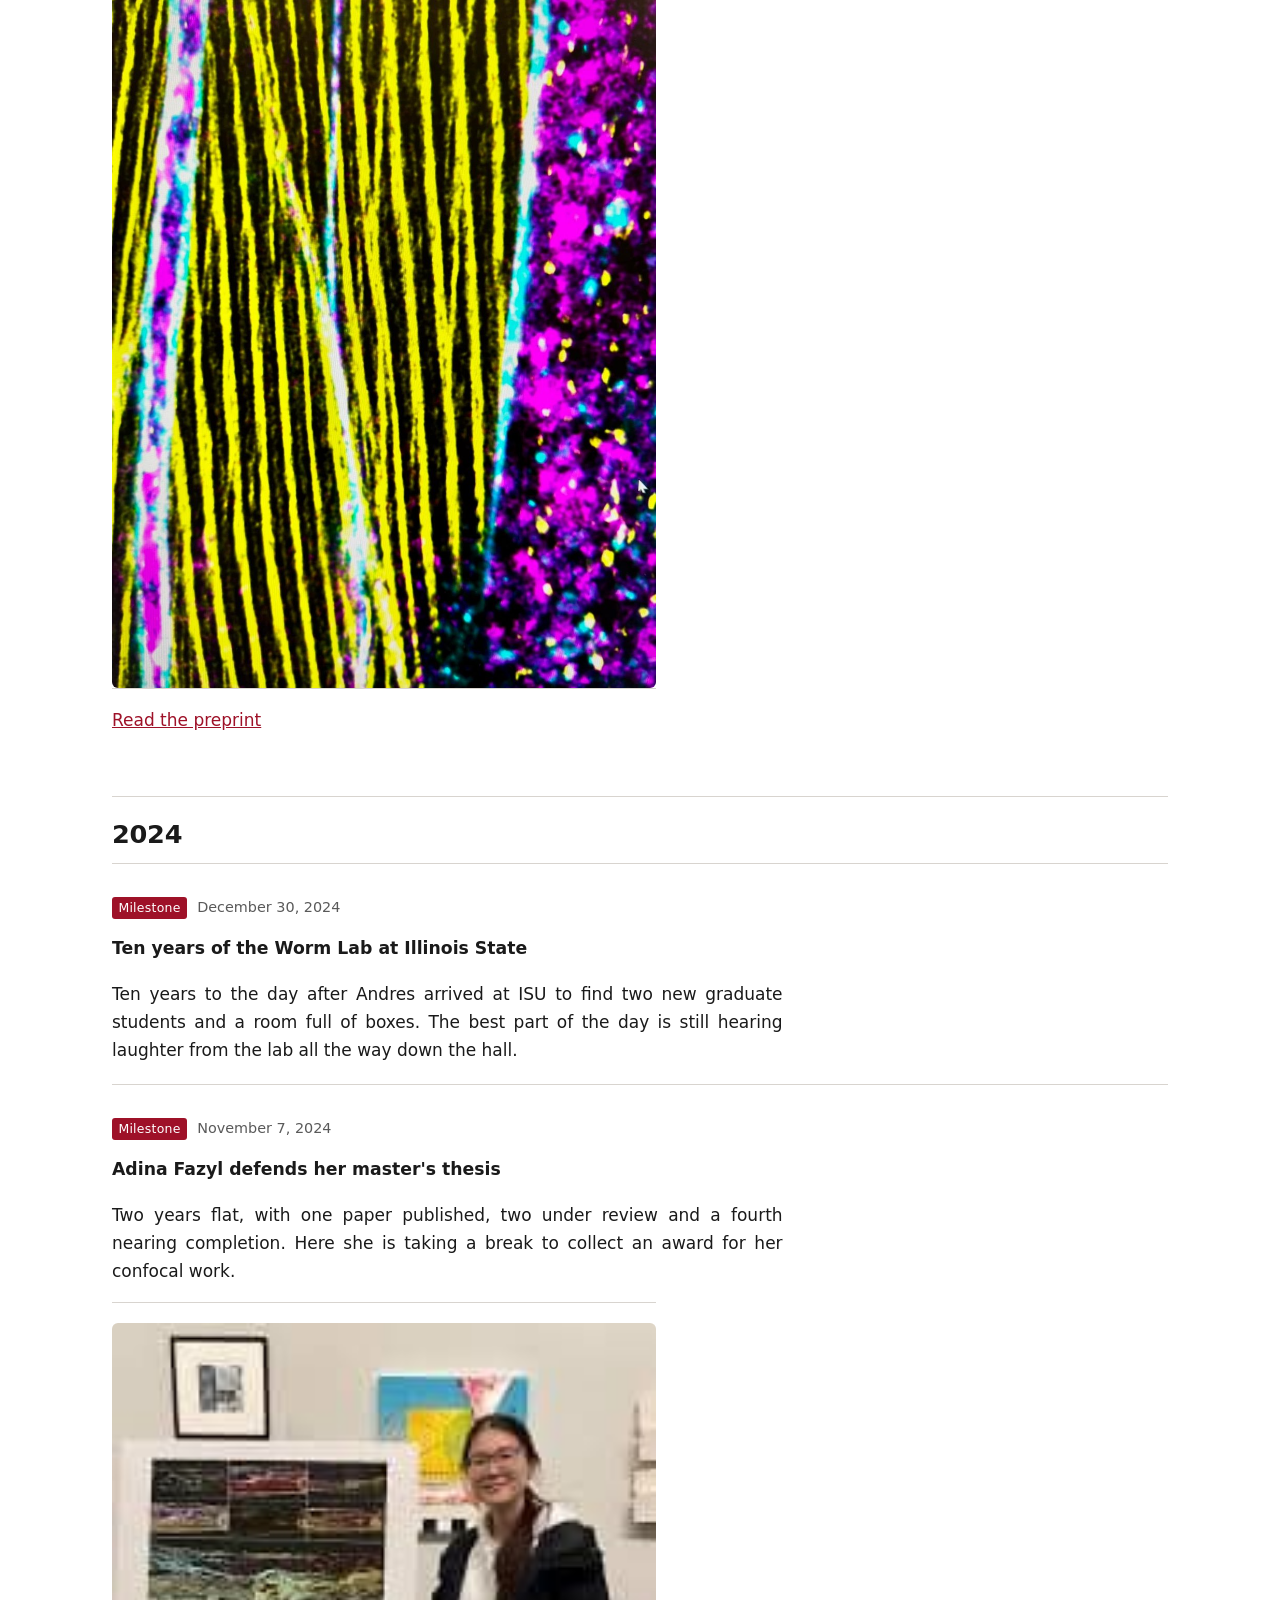
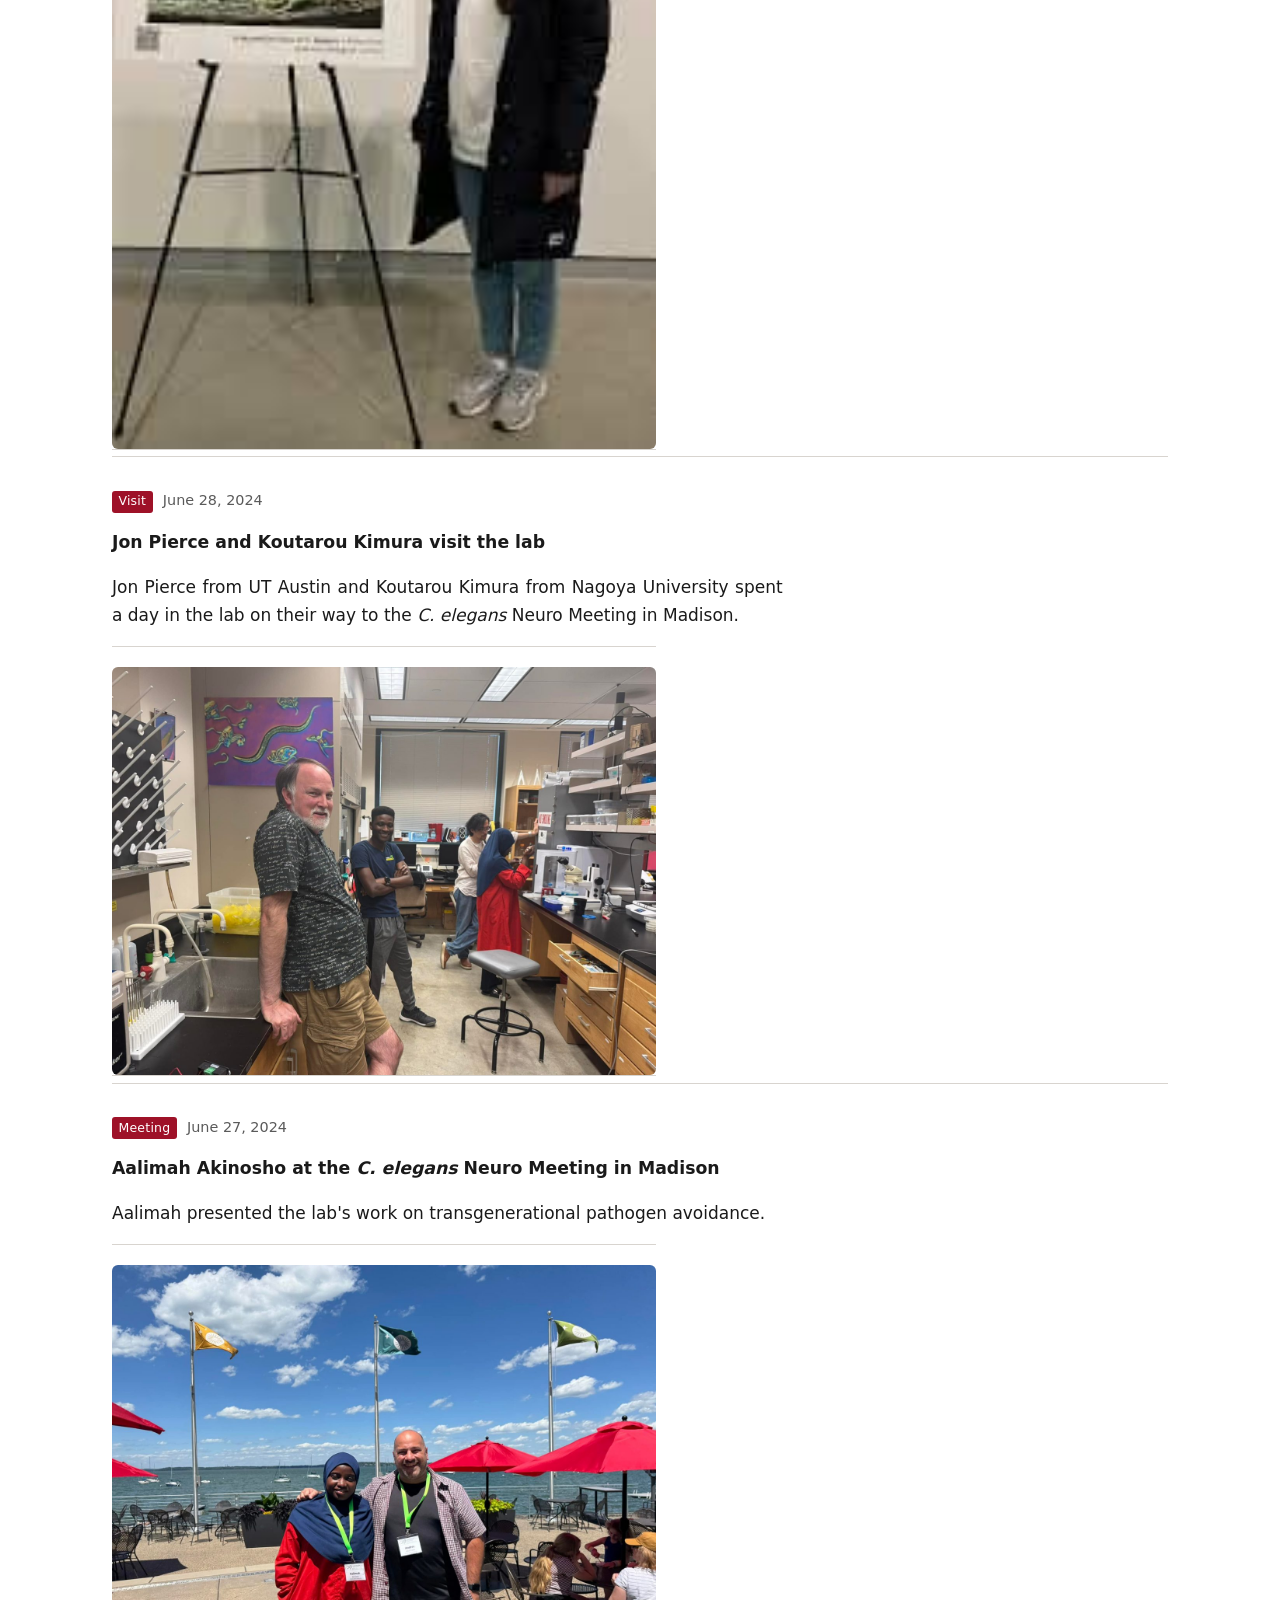
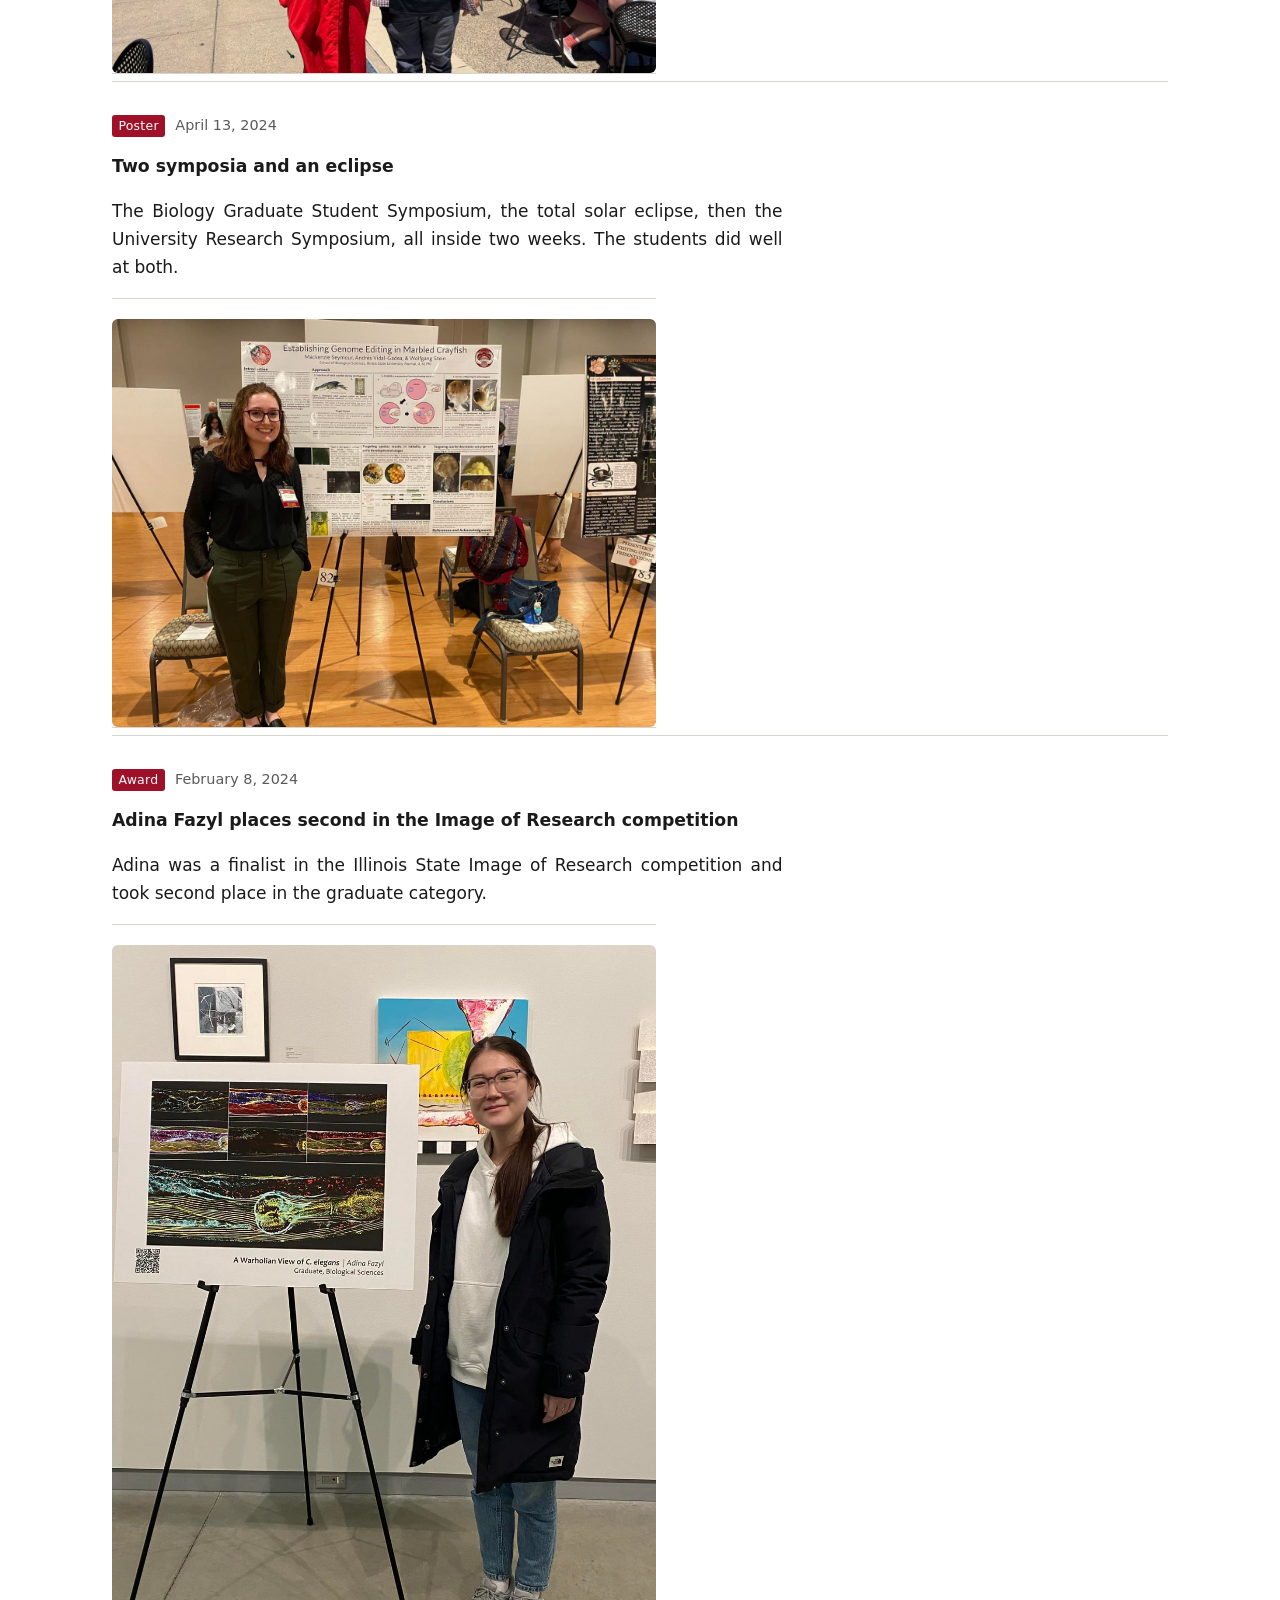
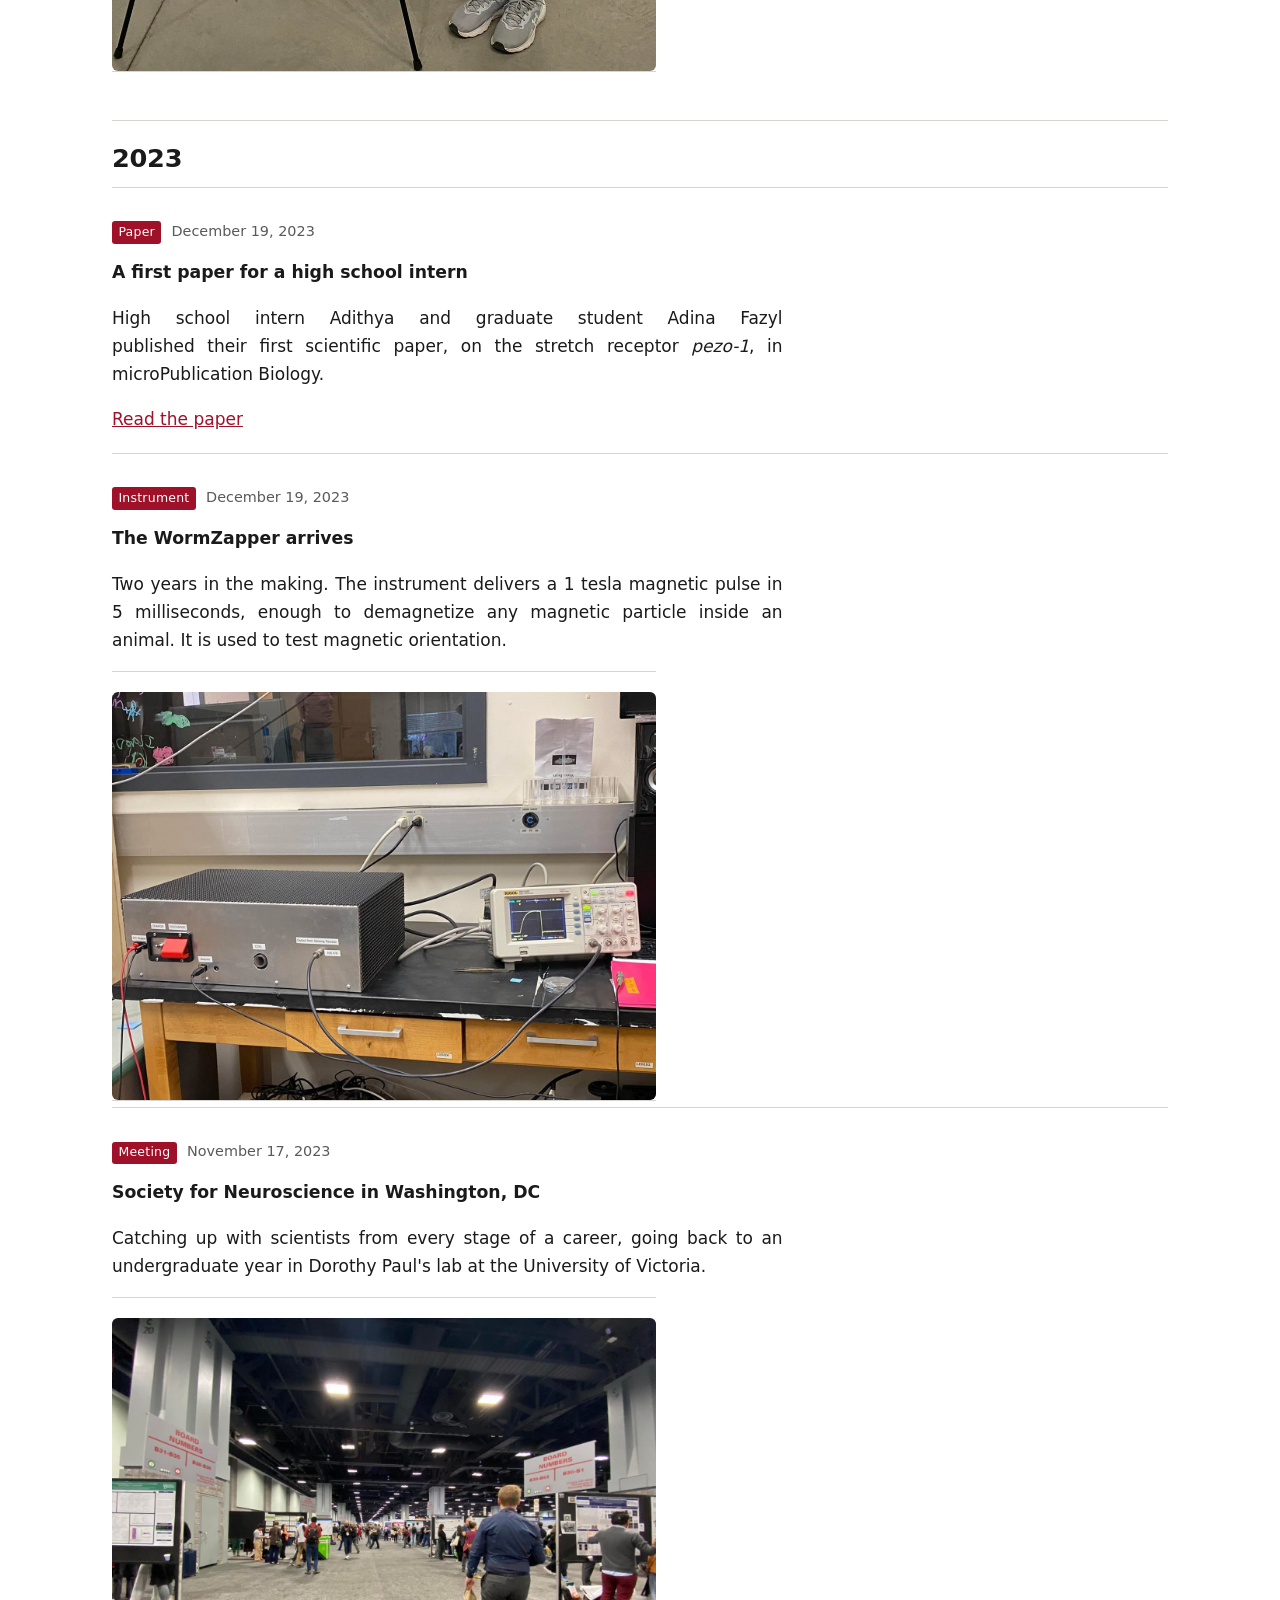
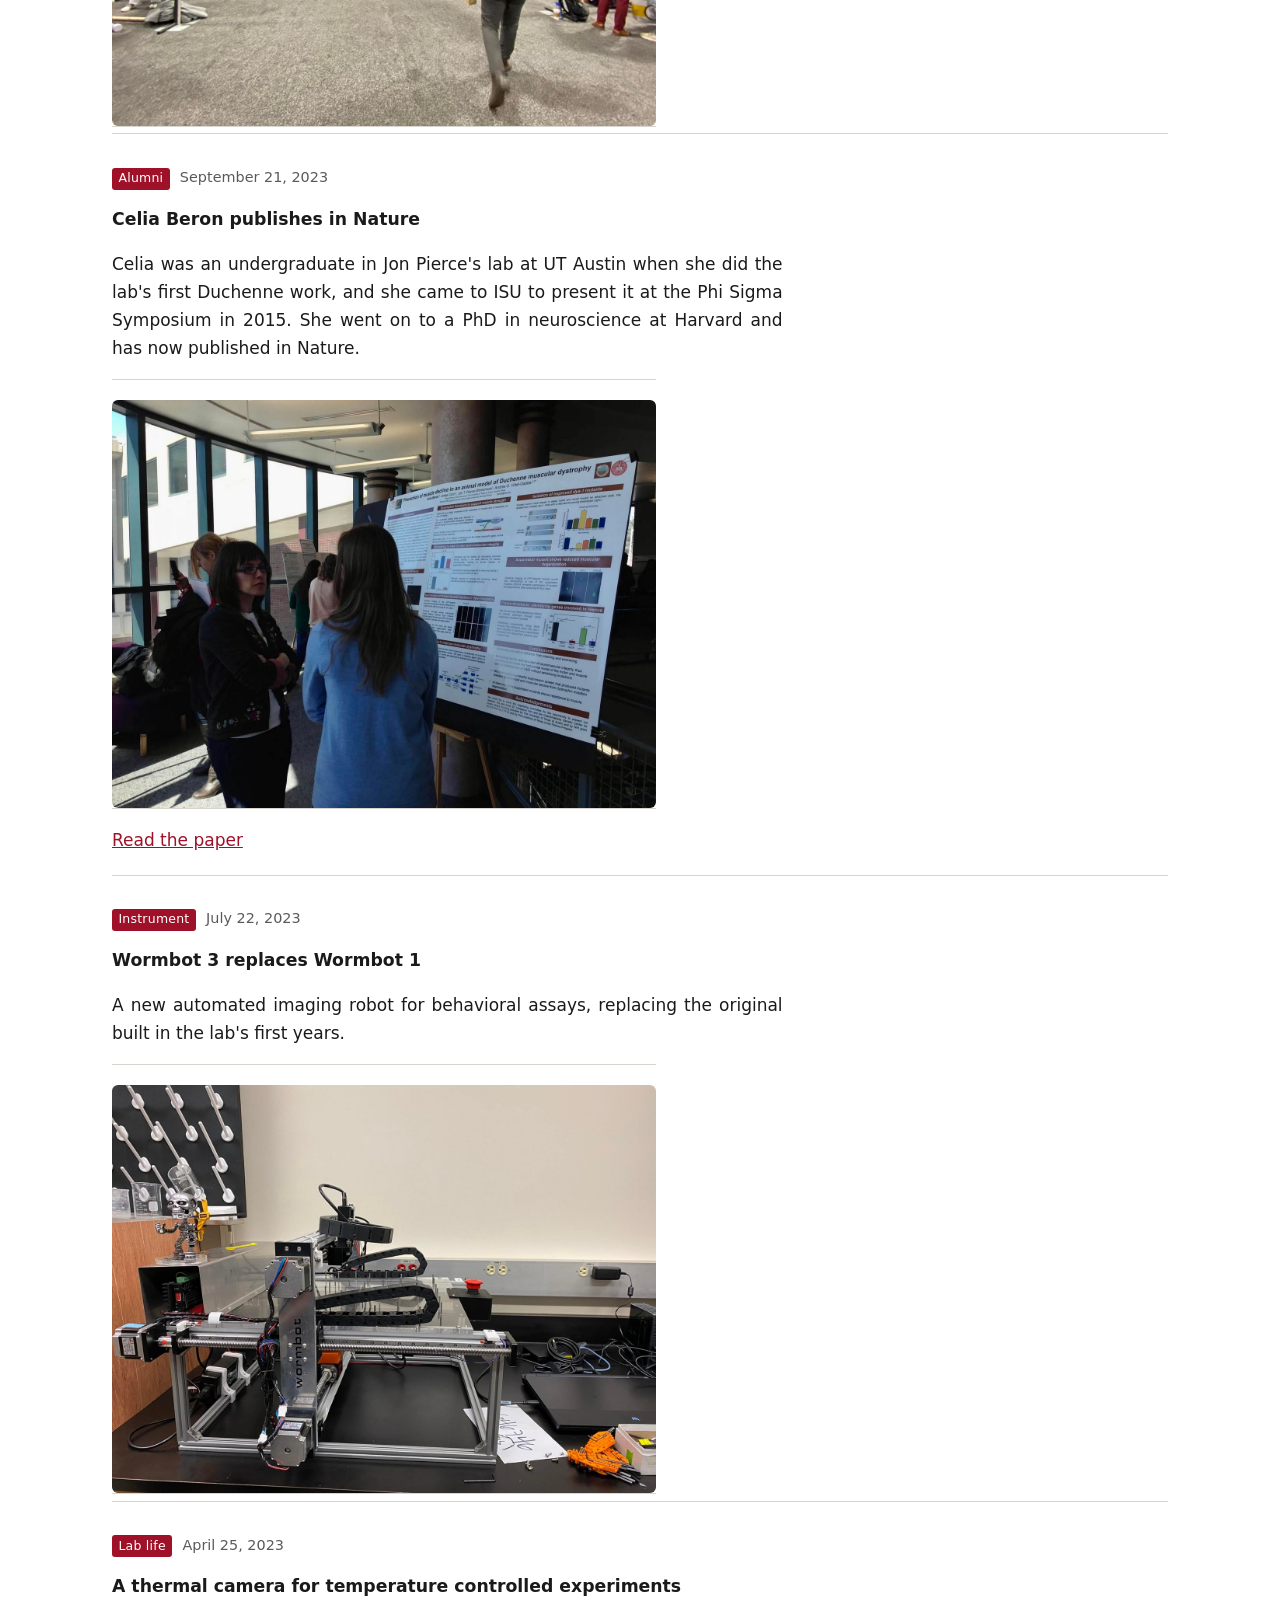
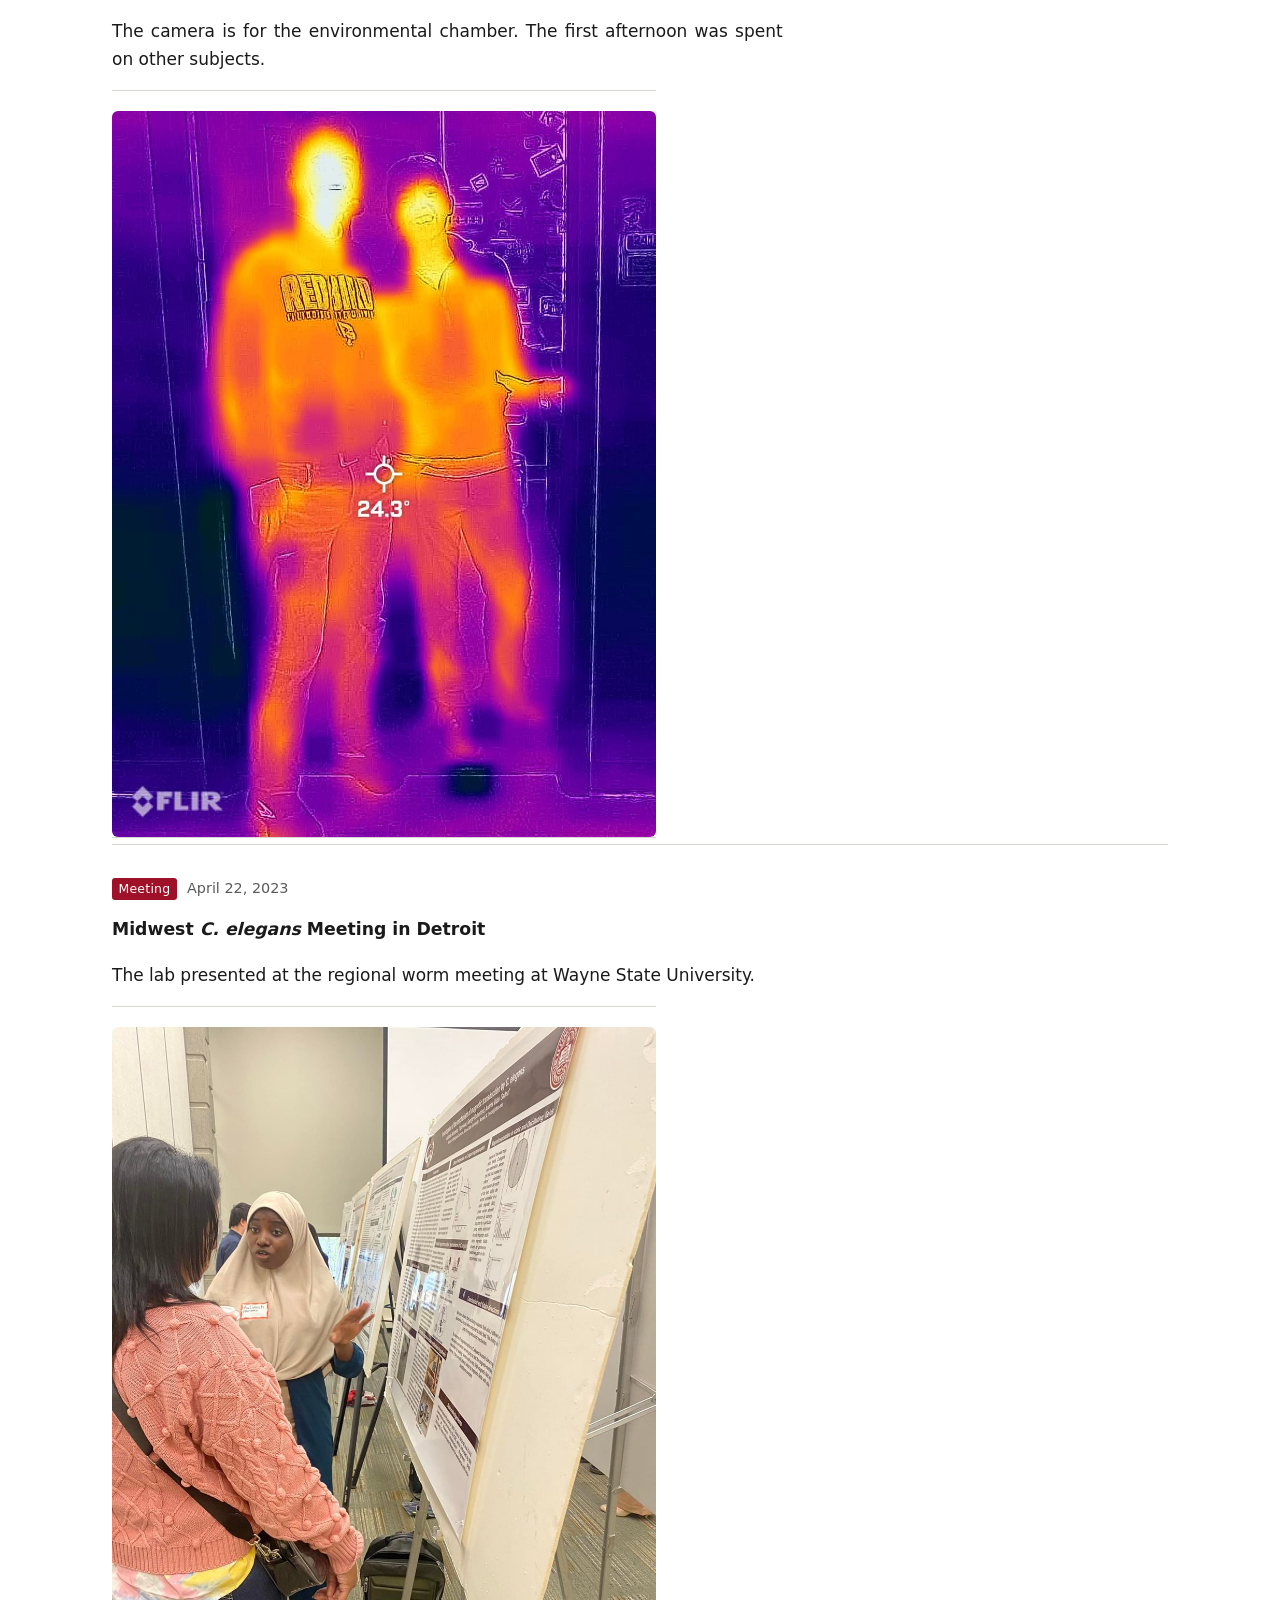
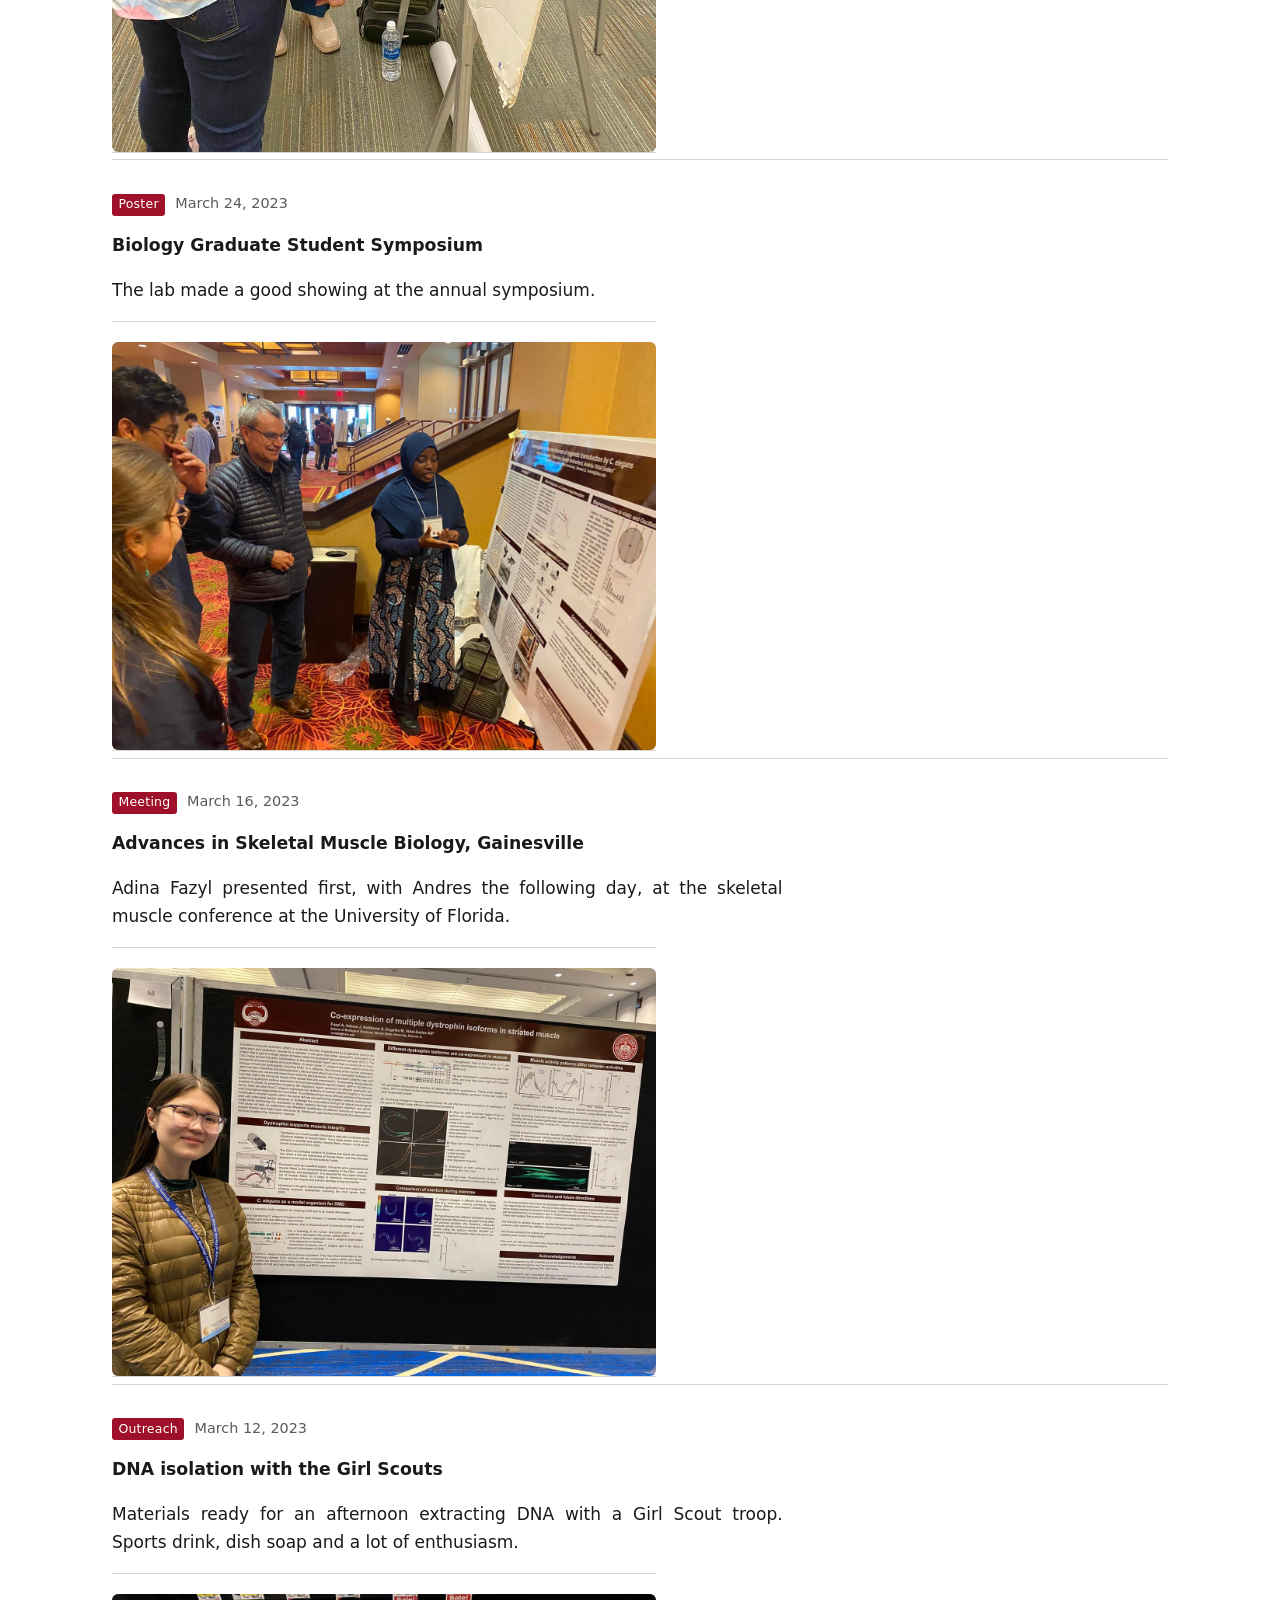
<file: archive.html>
<!doctype html>
<html lang="en">
<head>
<meta charset="utf-8">
<meta name="viewport" content="width=device-width, initial-scale=1">
<title>News archive — Vidal-Gadea Lab</title>
<meta name="description" content="Older news from the Vidal-Gadea Lab, more than twelve months back.">
<meta property="og:title" content="News archive — Vidal-Gadea Lab">
<meta property="og:description" content="Older news from the Vidal-Gadea Lab, more than twelve months back.">
<meta property="og:url" content="https://agvg75.github.io/lab/archive.html">
<link rel="icon" href="favicon.ico" sizes="32x32">
<link rel="icon" type="image/png" sizes="512x512" href="favicon-512.png">
<link rel="apple-touch-icon" href="favicon-180.png">
<meta property="og:site_name" content="Vidal-Gadea Lab">
<meta property="og:type" content="website">
<meta property="og:image" content="https://agvg75.github.io/lab/social-card.jpg">
<meta property="og:image:width" content="1200">
<meta property="og:image:height" content="630">
<meta name="twitter:card" content="summary_large_image">
<link rel="stylesheet" href="style.css">
</head>
<body>
<a class="skip" href="#main">Skip to main content</a>

<header class="masthead">
  <div class="wrap">
    <a class="brand" href="index.html" aria-label="Vidal-Gadea Lab home"><picture><source srcset="logo-white-360.png" media="(prefers-color-scheme: dark)" class="logo-dark"><img class="logo" src="logo-red-360.png" width="56" height="56" alt=""></picture></a>
    <a class="wordmark" href="index.html">Vidal-Gadea <span>Lab</span></a>
    <p class="tagline">School of Biological Sciences, Illinois State University</p>
  </div>

  <noscript><p class="meta">This page builds its list with JavaScript. With JavaScript off, write to <a href="mailto:avidal@ilstu.edu">avidal@ilstu.edu</a> for anything you are looking for.</p></noscript>
</header>

<nav class="primary" aria-label="Primary">
  <ul>
    <li><a href="news.html" aria-current="page">News</a></li>
    <li><a href="research.html">Research</a></li>
    <li><a href="people.html">People</a></li>
    <li><a href="outreach.html">Outreach</a></li>
    <li><a href="publications.html">Publications</a></li>
    <li><a href="presentations.html">Presentations</a></li>
    <li><a href="media.html">Media</a></li>
    <li><a href="alumni.html">Alumni</a></li>
    <li><a href="join.html">Join</a></li>
    <li><a href="resources.html">Resources</a></li>
  </ul>
</nav>

<main id="main" class="wrap">

  <h1>News archive</h1>

  <p class="lede">Everything more than twelve months old. The past year sits on the
  <a href="news.html">news page</a>.</p>

  <div id="newsList" data-view="archive">
    <p class="meta">Entries appear here, newest first.</p>
  </div>

  <p class="meta">If something is missing here that should not be, write to
  <a href="mailto:avidal@ilstu.edu">avidal@ilstu.edu</a>.</p>

</main>

<footer>
  <div class="wrap">
    <img class="footlogo" src="logo-red-360.png" alt="Vidal-Gadea Lab logo: two nematodes encircling a pharynx, muscle and a row of eggs. Established 2015." width="120" height="120" loading="lazy">
    <p><strong>Vidal-Gadea Lab</strong>, School of Biological Sciences, Illinois State University, Normal, Illinois</p>
    <p>Contact: <a href="mailto:avidal@ilstu.edu">avidal@ilstu.edu</a></p>
    <p>Any current or former lab member may ask to be listed differently here, or not at all.</p>
  </div>
</footer>

<script src="news.js"></script>
<script src="ui.js"></script>
<script data-goatcounter="https://vidalgadea.goatcounter.com/count"
        async src="//gc.zgo.at/count.js"></script>
</body>
</html>
</file>
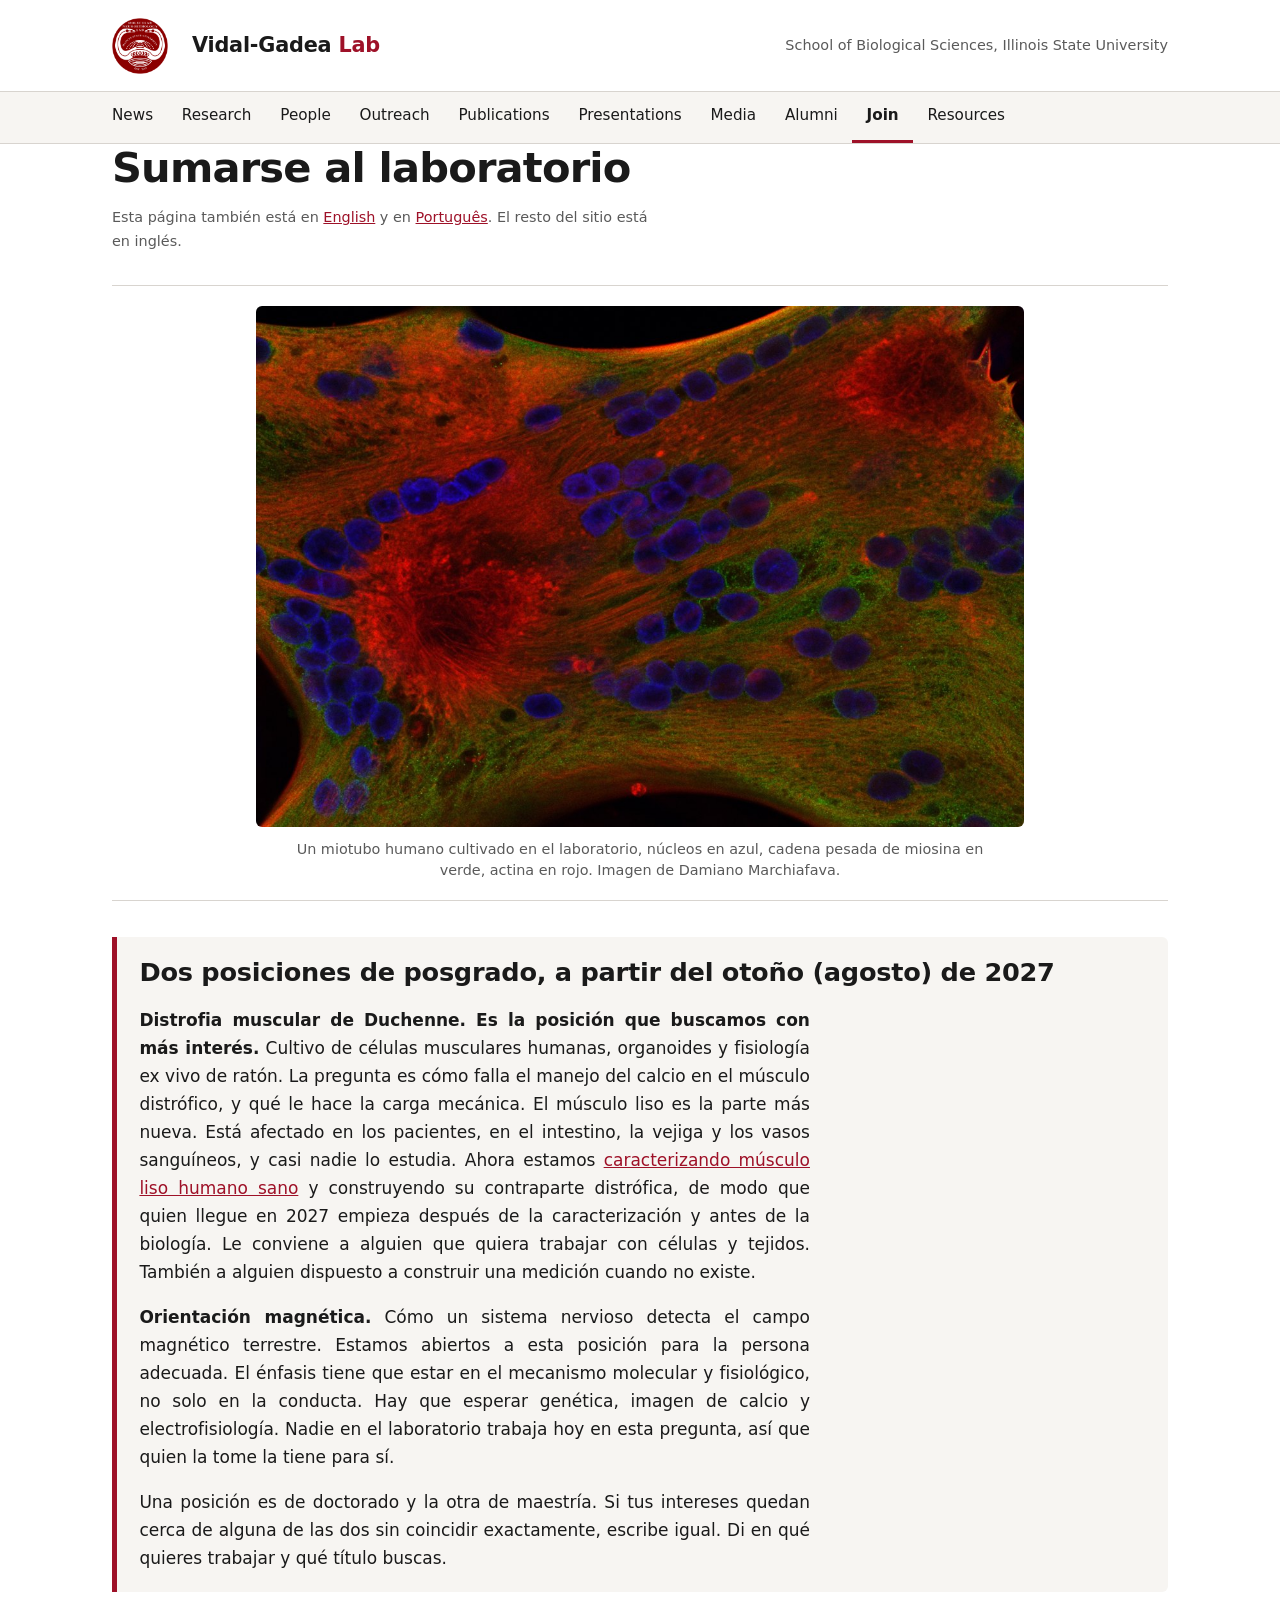
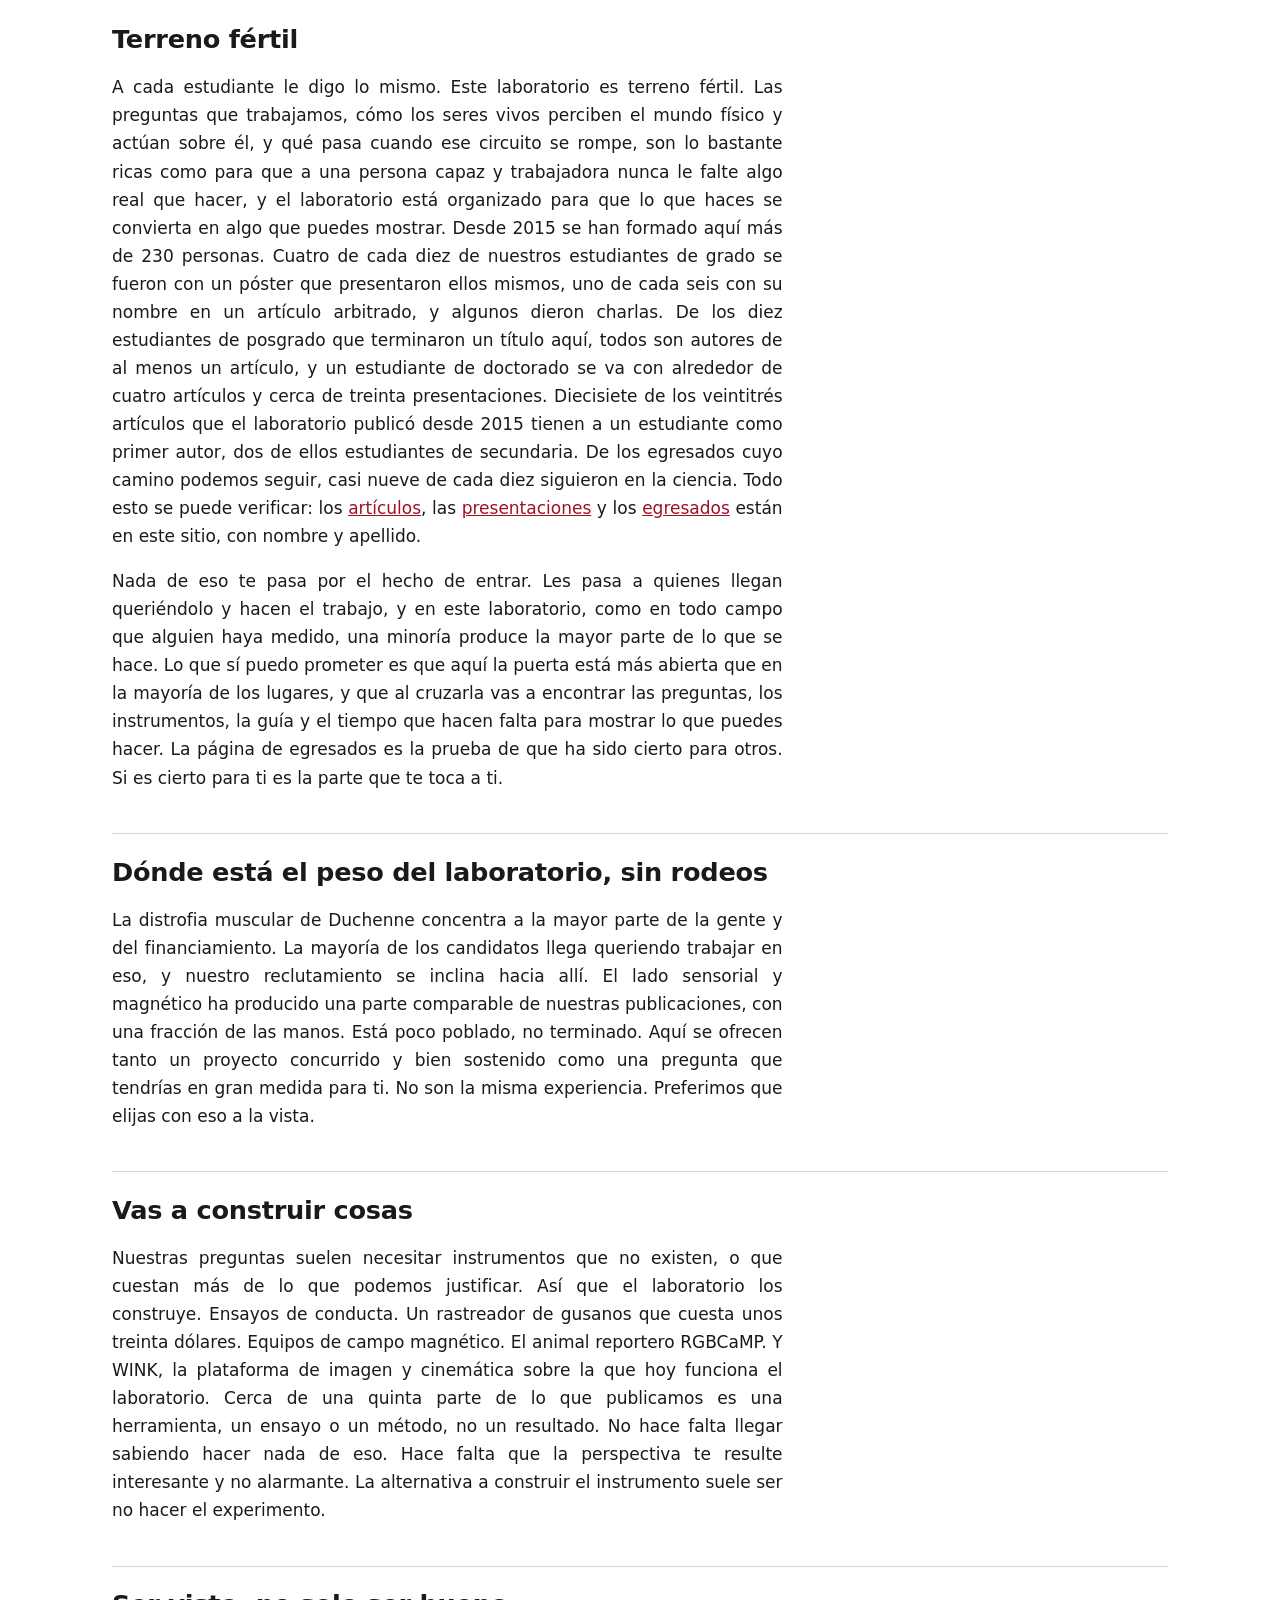
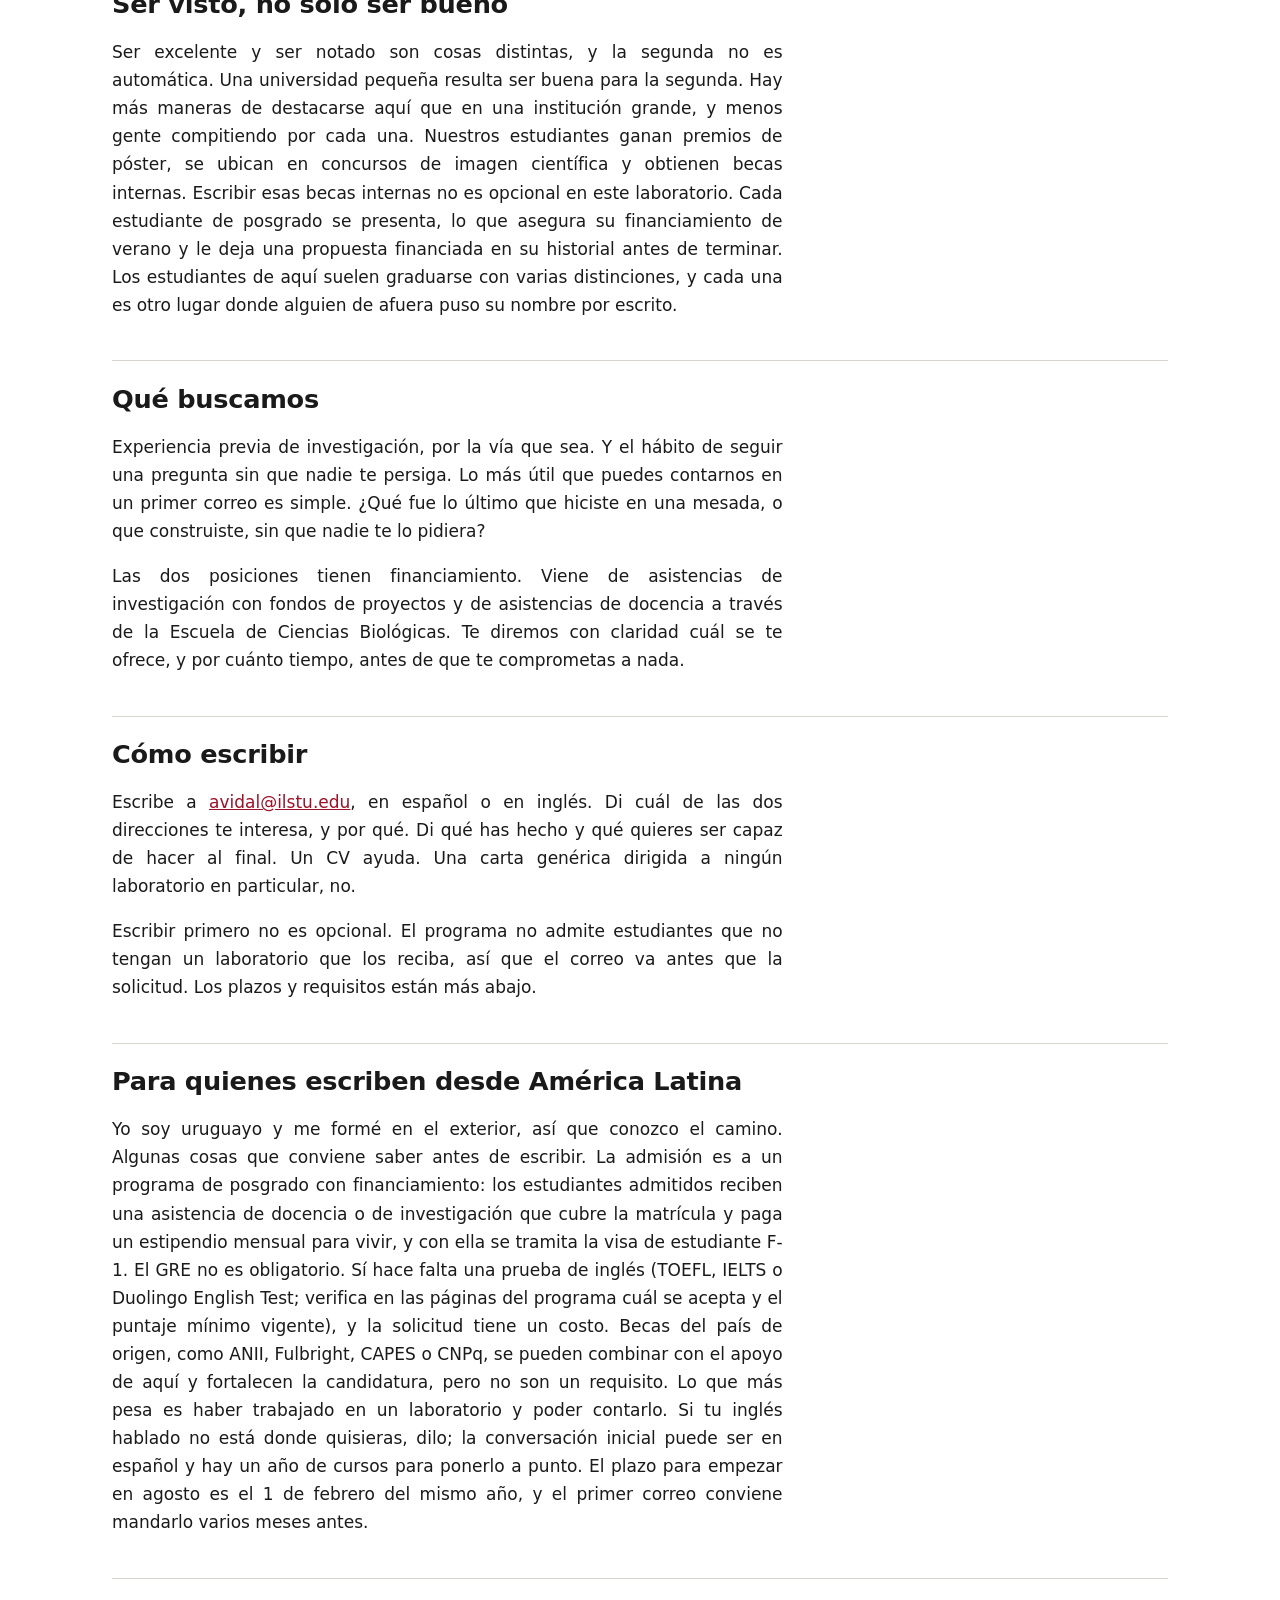
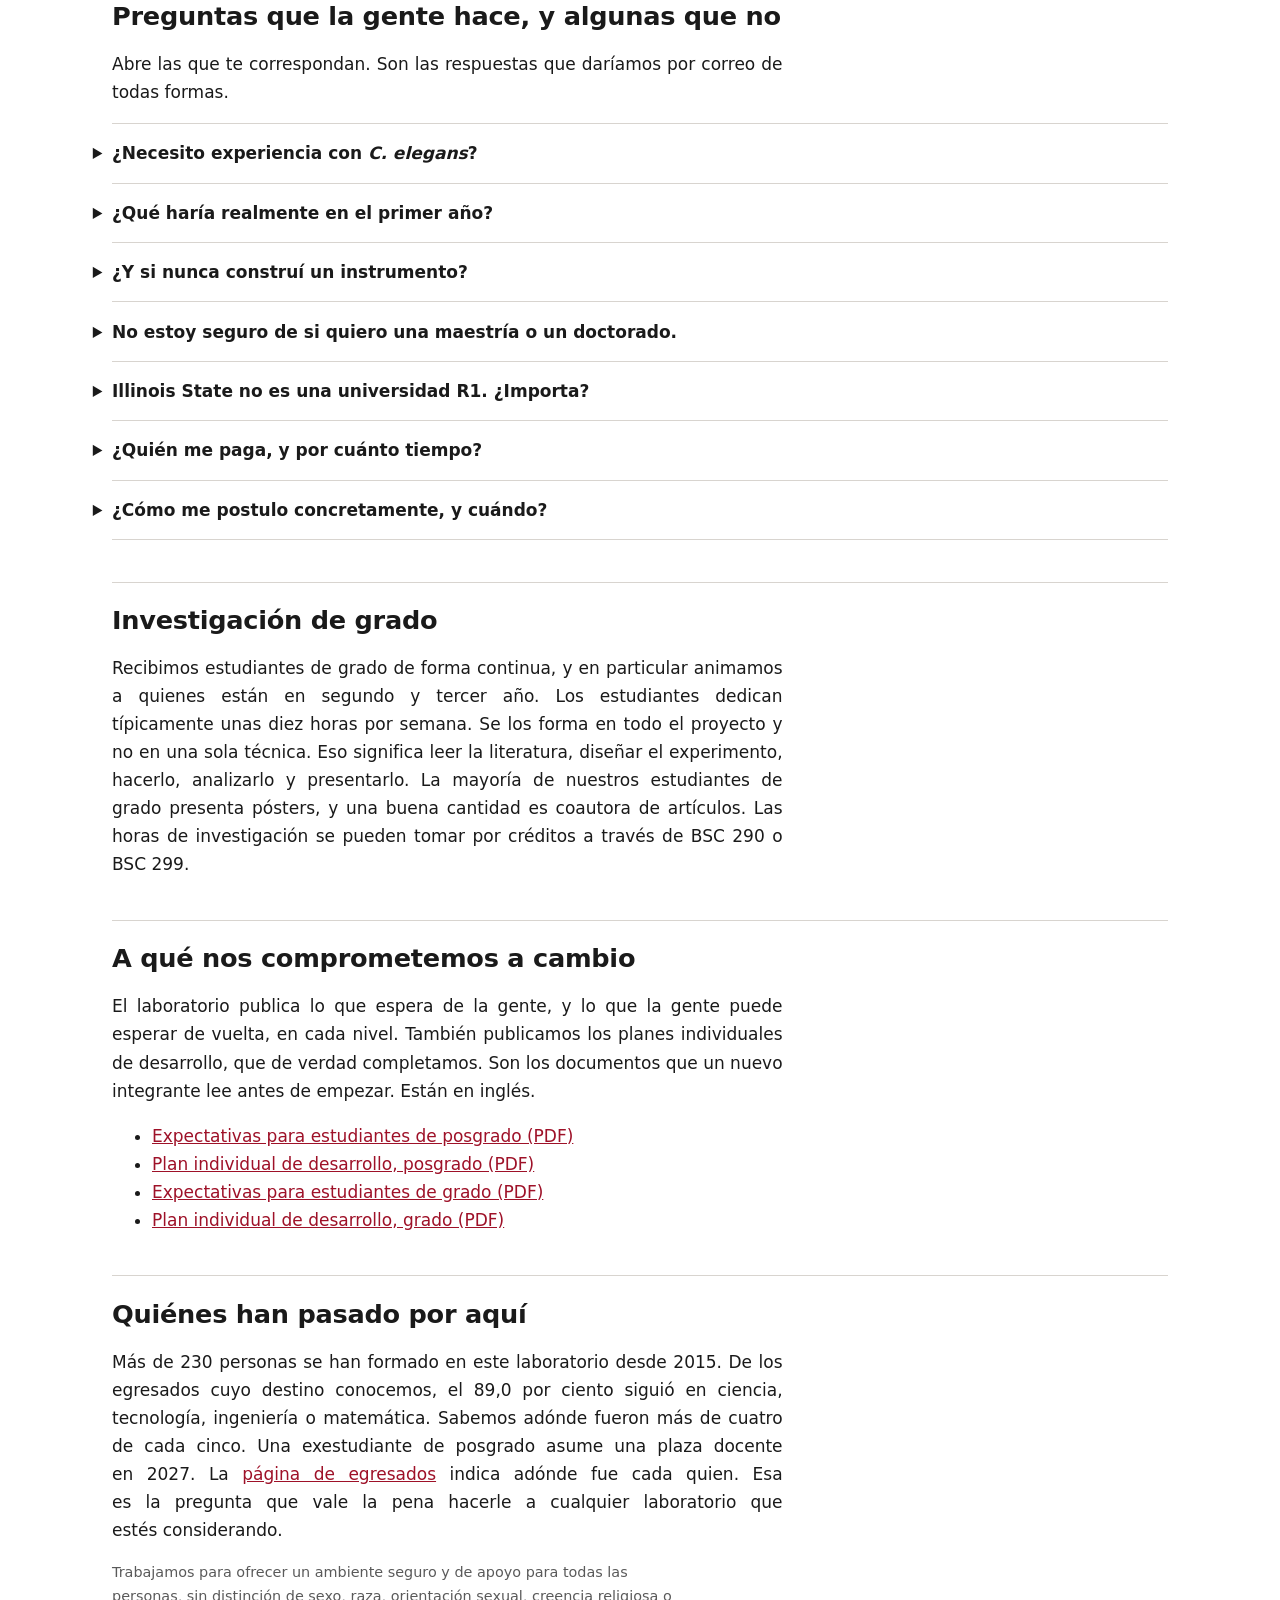
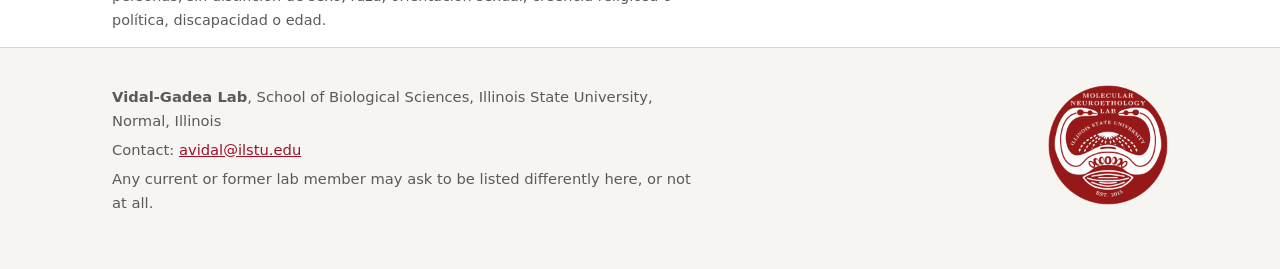
<file: join-es.html>
<!doctype html>
<html lang="es">
<head>
<meta charset="utf-8">
<meta name="viewport" content="width=device-width, initial-scale=1">
<title>Sumarse al laboratorio — Vidal-Gadea Lab</title>
<meta name="description" content="Dos posiciones de posgrado a partir de 2027, qué buscamos y cómo escribir. Laboratorio Vidal-Gadea, Illinois State University.">
<meta property="og:title" content="Sumarse al laboratorio — Vidal-Gadea Lab">
<meta property="og:description" content="Dos posiciones de posgrado a partir de 2027, qué buscamos y cómo escribir. Laboratorio Vidal-Gadea, Illinois State University.">
<meta property="og:url" content="https://agvg75.github.io/lab/join-es.html">
<link rel="icon" href="favicon.ico" sizes="32x32">
<link rel="icon" type="image/png" sizes="512x512" href="favicon-512.png">
<link rel="apple-touch-icon" href="favicon-180.png">
<meta property="og:site_name" content="Vidal-Gadea Lab">
<meta property="og:type" content="website">
<meta property="og:image" content="https://agvg75.github.io/lab/social-card.jpg">
<meta property="og:image:width" content="1200">
<meta property="og:image:height" content="630">
<meta name="twitter:card" content="summary_large_image">
<link rel="stylesheet" href="style.css">
</head>
<body>
<a class="skip" href="#main">Skip to main content</a>

<header class="masthead">
  <div class="wrap">
    <a class="brand" href="index.html" aria-label="Vidal-Gadea Lab home"><picture><source srcset="logo-white-360.png" media="(prefers-color-scheme: dark)" class="logo-dark"><img class="logo" src="logo-red-360.png" width="56" height="56" alt=""></picture></a>
    <a class="wordmark" href="index.html">Vidal-Gadea <span>Lab</span></a>
    <p class="tagline">School of Biological Sciences, Illinois State University</p>
  </div>
</header>

<nav class="primary" aria-label="Primary">
  <ul>
    <li><a href="news.html">News</a></li>
    <li><a href="research.html">Research</a></li>
    <li><a href="people.html">People</a></li>
    <li><a href="outreach.html">Outreach</a></li>
    <li><a href="publications.html">Publications</a></li>
    <li><a href="presentations.html">Presentations</a></li>
    <li><a href="media.html">Media</a></li>
    <li><a href="alumni.html">Alumni</a></li>
    <li><a href="join.html" aria-current="page">Join</a></li>
    <li><a href="resources.html">Resources</a></li>
  </ul>
</nav>

<main id="main" class="wrap">

  <h1>Sumarse al laboratorio</h1>
  <p class="meta lang-switch">Esta página también está en <a href="join.html">English</a> y en <a href="join-pt.html">Português</a>. El resto del sitio está en inglés.</p>

  <figure class="fig photo">
    <img src="join-myotube.jpg" width="1200" height="813" loading="eager"
         alt="Un miotubo humano en cultivo, una célula ancha y fusionada con decenas de núcleos azules en hileras a lo largo de fibras musculares verdes y rojas.">
    <figcaption>Un miotubo humano cultivado en el laboratorio, núcleos en azul, cadena pesada de miosina en verde, actina en rojo. Imagen de Damiano Marchiafava.</figcaption>
  </figure>

  <div class="callout">
    <h2>Dos posiciones de posgrado, a partir del otoño (agosto) de 2027</h2>
    <p><strong>Distrofia muscular de Duchenne. Es la posición que buscamos con más
    interés.</strong> Cultivo de células musculares humanas, organoides y fisiología ex vivo de
    ratón. La pregunta es cómo falla el manejo del calcio en el músculo distrófico, y qué le hace
    la carga mecánica. El músculo liso es la parte más nueva. Está afectado en los pacientes, en
    el intestino, la vejiga y los vasos sanguíneos, y casi nadie lo estudia. Ahora estamos
    <a href="research.html#smooth-muscle">caracterizando músculo liso humano sano</a> y
    construyendo su contraparte distrófica, de modo que quien llegue en 2027 empieza después de la
    caracterización y antes de la biología. Le conviene a alguien que quiera trabajar con
    células y tejidos. También a alguien dispuesto a construir una medición cuando no existe.</p>
    <p><strong>Orientación magnética.</strong> Cómo un sistema nervioso detecta el campo
    magnético terrestre. Estamos abiertos a esta posición para la persona adecuada. El énfasis
    tiene que estar en el mecanismo molecular y fisiológico, no solo en la conducta. Hay que
    esperar genética, imagen de calcio y electrofisiología. Nadie en el laboratorio trabaja hoy
    en esta pregunta, así que quien la tome la tiene para sí.</p>
    <p>Una posición es de doctorado y la otra de maestría. Si tus intereses quedan cerca de
    alguna de las dos sin coincidir exactamente, escribe igual. Di en qué quieres trabajar y qué
    título buscas.</p>
  </div>

  <h2>Terreno fértil</h2>
  <p>A cada estudiante le digo lo mismo. Este laboratorio es terreno fértil. Las preguntas que
  trabajamos, cómo los seres vivos perciben el mundo físico y actúan sobre él, y qué pasa cuando
  ese circuito se rompe, son lo bastante ricas como para que a una persona capaz y trabajadora
  nunca le falte algo real que hacer, y el laboratorio está organizado para que lo que haces se
  convierta en algo que puedes mostrar. Desde 2015 se han formado aquí más de 230 personas. Cuatro de
  cada diez de nuestros estudiantes de grado se fueron con un póster que presentaron ellos
  mismos, uno de cada seis con su nombre en un artículo arbitrado, y algunos dieron charlas. De
  los diez estudiantes de posgrado que terminaron un título aquí, todos son autores de al menos
  un artículo, y un estudiante de doctorado se va con alrededor de cuatro artículos y cerca de
  treinta presentaciones. Diecisiete de los veintitrés artículos que el laboratorio publicó desde
  2015 tienen a un estudiante como primer autor, dos de ellos estudiantes de secundaria. De los
  egresados cuyo camino podemos seguir, casi nueve de cada diez siguieron en la ciencia. Todo
  esto se puede verificar: los <a href="publications.html">artículos</a>, las
  <a href="presentations.html">presentaciones</a> y los <a href="alumni.html">egresados</a>
  están en este sitio, con nombre y apellido.</p>
  <p>Nada de eso te pasa por el hecho de entrar. Les pasa a quienes llegan queriéndolo y hacen el
  trabajo, y en este laboratorio, como en todo campo que alguien haya medido, una minoría produce
  la mayor parte de lo que se hace. Lo que sí puedo prometer es que aquí la puerta está más
  abierta que en la mayoría de los lugares, y que al cruzarla vas a encontrar las preguntas, los
  instrumentos, la guía y el tiempo que hacen falta para mostrar lo que puedes hacer. La página
  de egresados es la prueba de que ha sido cierto para otros. Si es cierto para ti es la parte
  que te toca a ti.</p>

  <h2>Dónde está el peso del laboratorio, sin rodeos</h2>
  <p>La distrofia muscular de Duchenne concentra a la mayor parte de la gente y del
  financiamiento. La mayoría de los candidatos llega queriendo trabajar en eso, y nuestro
  reclutamiento se inclina hacia allí. El lado sensorial y magnético ha producido una parte
  comparable de nuestras publicaciones, con una fracción de las manos. Está poco poblado, no
  terminado. Aquí se ofrecen tanto un proyecto concurrido y bien sostenido como una pregunta que
  tendrías en gran medida para ti. No son la misma experiencia. Preferimos que elijas con eso a
  la vista.</p>

  <h2>Vas a construir cosas</h2>
  <p>Nuestras preguntas suelen necesitar instrumentos que no existen, o que cuestan más de lo
  que podemos justificar. Así que el laboratorio los construye. Ensayos de conducta. Un
  rastreador de gusanos que cuesta unos treinta dólares. Equipos de campo magnético. El animal
  reportero RGBCaMP. Y WINK, la plataforma de imagen y cinemática sobre la que hoy funciona el
  laboratorio. Cerca de una quinta parte de lo que publicamos es una herramienta, un ensayo o un
  método, no un resultado. No hace falta llegar sabiendo hacer nada de eso. Hace falta que la
  perspectiva te resulte interesante y no alarmante. La alternativa a construir el instrumento
  suele ser no hacer el experimento.</p>

  <h2>Ser visto, no solo ser bueno</h2>
  <p>Ser excelente y ser notado son cosas distintas, y la segunda no es automática. Una
  universidad pequeña resulta ser buena para la segunda. Hay más maneras de destacarse aquí que
  en una institución grande, y menos gente compitiendo por cada una. Nuestros estudiantes ganan
  premios de póster, se ubican en concursos de imagen científica y obtienen becas internas.
  Escribir esas becas internas no es opcional en este laboratorio. Cada estudiante de posgrado
  se presenta, lo que asegura su financiamiento de verano y le deja una propuesta financiada en
  su historial antes de terminar. Los estudiantes de aquí suelen graduarse con varias
  distinciones, y cada una es otro lugar donde alguien de afuera puso su nombre por escrito.</p>

  <h2>Qué buscamos</h2>
  <p>Experiencia previa de investigación, por la vía que sea. Y el hábito de seguir una pregunta
  sin que nadie te persiga. Lo más útil que puedes contarnos en un primer correo es simple. ¿Qué
  fue lo último que hiciste en una mesada, o que construiste, sin que nadie te lo pidiera?</p>
  <p>Las dos posiciones tienen financiamiento. Viene de asistencias de investigación con fondos
  de proyectos y de asistencias de docencia a través de la Escuela de Ciencias Biológicas. Te
  diremos con claridad cuál se te ofrece, y por cuánto tiempo, antes de que te comprometas a
  nada.</p>

  <h2>Cómo escribir</h2>
  <p>Escribe a <a href="mailto:avidal@ilstu.edu">avidal@ilstu.edu</a>, en español o en inglés.
  Di cuál de las dos direcciones te interesa, y por qué. Di qué has hecho y qué quieres ser
  capaz de hacer al final. Un CV ayuda. Una carta genérica dirigida a ningún laboratorio en
  particular, no.</p>
  <p>Escribir primero no es opcional. El programa no admite estudiantes que no tengan un
  laboratorio que los reciba, así que el correo va antes que la solicitud. Los plazos y
  requisitos están más abajo.</p>

  <h2>Para quienes escriben desde América Latina</h2>
  <p>Yo soy uruguayo y me formé en el exterior, así que conozco el camino. Algunas cosas que
  conviene saber antes de escribir. La admisión es a un programa de posgrado con financiamiento:
  los estudiantes admitidos reciben una asistencia de docencia o de investigación que cubre la
  matrícula y paga un estipendio mensual para vivir, y con ella se tramita la visa de estudiante
  F-1. El GRE no es obligatorio. Sí hace falta una prueba de inglés (TOEFL, IELTS o Duolingo
  English Test; verifica en las páginas del programa cuál se acepta y el puntaje mínimo vigente),
  y la solicitud tiene un costo. Becas del país de origen, como ANII, Fulbright, CAPES o CNPq, se
  pueden combinar con el apoyo de aquí y fortalecen la candidatura, pero no son un requisito. Lo
  que más pesa es haber trabajado en un laboratorio y poder contarlo. Si tu inglés hablado no
  está donde quisieras, dilo; la conversación inicial puede ser en español y hay un año de
  cursos para ponerlo a punto. El plazo para empezar en agosto es el 1 de febrero del mismo año,
  y el primer correo conviene mandarlo varios meses antes.</p>

  <h2>Preguntas que la gente hace, y algunas que no</h2>
  <p>Abre las que te correspondan. Son las respuestas que daríamos por correo de todas formas.</p>

  <details>
    <summary>¿Necesito experiencia con <em>C. elegans</em>?</summary>
    <p>No. El laboratorio trabaja con gusanos, líneas celulares musculares humanas y, desde
    2027, preparaciones ex vivo de ratón. La posición de Duchenne es sobre todo de células y
    tejidos, no de gusanos. Lo que importa es que hayas trabajado en algo en una mesada y sepas
    qué se siente cuando un experimento no coopera.</p>
  </details>

  <details>
    <summary>¿Qué haría realmente en el primer año?</summary>
    <p>Una pieza de trabajo definida y terminable, junto con los cursos y el aprendizaje de los
    instrumentos con los que funciona el laboratorio. A quienes llegan se les da a propósito un
    alcance acotado y tratable. Un primer proyecto que no se puede completar enseña muy poco, y
    uno abierto es la forma más común en que un buen estudiante se estanca. El alcance se amplía
    una vez que has conseguido un resultado propio.</p>
  </details>

  <details>
    <summary>¿Y si nunca construí un instrumento?</summary>
    <p>Casi nadie llega habiendo construido uno. El rastreador de gusanos cuesta unos treinta
    dólares y es una primera construcción razonable. Lo que buscamos es tu reacción a la idea. Si
    la perspectiva de fabricar lo que necesitas te suena interesante y no alarmante, vas a estar
    bien.</p>
  </details>

  <details>
    <summary>No estoy seguro de si quiero una maestría o un doctorado.</summary>
    <p>Dilo en tu primer correo. Tenemos una de cada, así que la pregunta está abierta, no es
    incómoda. Una maestría aquí es una investigación completa con defensa, y es una vía que
    funciona hacia un doctorado en otro lugar. Cuatro de nuestros egresados de posgrado siguieron
    a programas doctorales, entre ellos en la Universidad de California en San Diego y en Loyola
    University Chicago. Elegir el título más largo porque parece más serio es una mala razón, y
    preferimos hablarlo antes de que te postules que dos años después.</p>
  </details>

  <details>
    <summary>Illinois State no es una universidad R1. ¿Importa?</summary>
    <p>Cambia algunas cosas y otras no. La cohorte es pequeña, así que trabajas directamente con
    el investigador principal y no a través de una capa de posdoctorados, y usas los instrumentos
    en lugar de hacer fila para ellos. Tenemos menos servicios centrales que una gran universidad
    de investigación, que es en parte por qué construimos los nuestros.</p>
    <p>Lo que vale la pena revisar, en lugar de tomarlo por fe, es la producción. Diez
    estudiantes completaron un título de posgrado en este laboratorio. Los estudiantes de posgrado
    generan aquí una mediana de quince productos, contando pósters, charlas en congresos y
    artículos arbitrados. Un estudiante de maestría se va típicamente con unas trece
    presentaciones y uno o dos artículos. Un estudiante de doctorado se va con unas veintisiete
    presentaciones y cuatro artículos. Eso equivale a tres o cuatro productos por año en el
    laboratorio. Cada uno de los diez es autor de al menos un artículo arbitrado y al menos un
    póster. Diecisiete de los veintitrés artículos publicados desde 2015 tienen a un estudiante
    del laboratorio como primer autor, dos de ellos de secundaria. Los preprints y las
    publicaciones de software se cuentan aparte, y varios estudiantes los tienen también.</p>
    <p>Tratamos ese historial como el punto central y no como un subproducto. Un producto es la
    evidencia duradera y verificable desde afuera de que terminaste algo, y cuáles importan
    depende de adónde vas. Para posiciones de investigación son los artículos y las
    presentaciones. Para la docencia es la tutoría y la enseñanza que realmente hiciste, que es
    por lo que nuestros estudiantes guían a estudiantes de grado y de secundaria en lugar de solo
    recibir guía. Contamos las charlas además de los pósters, porque dar una charla significa que
    un estudiante llegó lo bastante lejos como para pararse frente a una sala y sostenerla, que es
    una destreza distinta de producir un resultado. La <a href="publications.html">lista de
    publicaciones</a> y las <a href="presentations.html">presentaciones</a> son públicas, así que
    puedes contar por tu cuenta. No todos los que empiezan un posgrado lo terminan, aquí ni en
    ningún lado, así que estas son las personas que completaron, no todas las que pasaron.</p>
    <p>En cuanto a adónde va la gente, una exestudiante de grado de este laboratorio hizo un
    doctorado en Harvard y es investigadora posdoctoral allí, una egresada de posgrado es
    investigadora posdoctoral en Scripps Research, y otra asume una plaza de profesora asistente
    en 2027. Entre todos los egresados cuyo destino conocemos, el 89,0 por ciento siguió en
    ciencia, tecnología, ingeniería o matemática.</p>
    <p>Hay un dato que conviene conocer antes de sopesar la pregunta. Los laboratorios de aquí
    publican más o menos lo mismo por investigador que los de universidades intensivas en
    investigación. En seis grandes universidades de investigación la cifra está entre cinco y diez
    artículos por investigador principal en la última década, y en Illinois State es de unos
    siete. La brecha en producción total entre los dos tipos de institución es sobre todo una
    diferencia en cuántos laboratorios hay, no en lo que produce cada uno. La
    <a href="alumni.html">página de egresados</a> está para que verifiques nuestra parte en lugar
    de creernos.</p>
  </details>

  <details>
    <summary>¿Quién me paga, y por cuánto tiempo?</summary>
    <p>Todo estudiante admitido recibe apoyo, mediante una asistencia de docencia, una de
    investigación, o ambas, mientras siga cumpliendo los requisitos del programa. Las asistencias
    de investigación vienen de fondos de proyectos y las de docencia de la Escuela de Ciencias
    Biológicas. La mayoría de los estudiantes pasa por ambas a lo largo del título. Te diremos
    cuál se te ofrece, y por cuánto tiempo, antes de que te comprometas a nada.</p>
  </details>

  <details>
    <summary>¿Cómo me postulo concretamente, y cuándo?</summary>
    <p>Escríbeme primero. Es un prerrequisito, no una cortesía. El programa no admite a un
    estudiante sin un profesor dispuesto a recibirlo, así que el correo tiene que ocurrir antes
    de que valga la pena presentar la solicitud. La solicitud en sí va a la Escuela de Ciencias
    Biológicas, y la decisión de admisión es del programa, no mía. Lo que yo controlo es si hay
    lugar en este laboratorio.</p>
    <p>El plazo para empezar en otoño (agosto) es el 1 de febrero, así que para empezar en 2027 es
    el 1 de febrero de 2027. Vas a necesitar certificados de estudios, un CV, una declaración de
    objetivos de dos páginas y tres cartas. El GRE es opcional y pesa poco. El mínimo declarado
    es un promedio de 3,0 sobre 4,0 en las últimas sesenta horas de grado, y el programa doctoral
    espera una experiencia de investigación previa considerable, sea de una maestría, de
    investigación de grado o de otro lugar.</p>
    <p>Postulantes internacionales: el departamento tiene un contingente internacional grande,
    así que esto es rutina aquí y no una excepción, y el apoyo descrito arriba se aplica de la
    misma manera. También vas a presentar un puntaje de dominio del inglés, salvo que califiques
    para una exención. Los requisitos cambian, así que revisa la versión vigente en las páginas
    del programa: <a href="https://illinoisstate.edu/academics/biological-sciences-masters">maestría
    en Ciencias Biológicas</a> y
    <a href="https://illinoisstate.edu/academics/biological-sciences-doctorate">doctorado en
    Ciencias Biológicas</a>.</p>
  </details>

  <h2>Investigación de grado</h2>
  <p>Recibimos estudiantes de grado de forma continua, y en particular animamos a quienes están
  en segundo y tercer año. Los estudiantes dedican típicamente unas diez horas por semana. Se los
  forma en todo el proyecto y no en una sola técnica. Eso significa leer la literatura, diseñar
  el experimento, hacerlo, analizarlo y presentarlo. La mayoría de nuestros estudiantes de grado
  presenta pósters, y una buena cantidad es coautora de artículos. Las horas de investigación se
  pueden tomar por créditos a través de BSC 290 o BSC 299.</p>

  <h2>A qué nos comprometemos a cambio</h2>
  <p>El laboratorio publica lo que espera de la gente, y lo que la gente puede esperar de vuelta,
  en cada nivel. También publicamos los planes individuales de desarrollo, que de verdad
  completamos. Son los documentos que un nuevo integrante lee antes de empezar. Están en
  inglés.</p>
  <ul>
    <li><a href="https://about.illinoisstate.edu/avidal/files/2025/07/Graduate-Student-Mentoring-Expectation_Vidal-Gadea-Lab.pdf">Expectativas para estudiantes de posgrado (PDF)</a></li>
    <li><a href="https://about.illinoisstate.edu/avidal/files/2025/07/Graduate-Individual-Mentorship-Plan-IDP_gr.pdf">Plan individual de desarrollo, posgrado (PDF)</a></li>
    <li><a href="https://about.illinoisstate.edu/avidal/files/2025/09/Undergraduate-expectations.pdf">Expectativas para estudiantes de grado (PDF)</a></li>
    <li><a href="https://about.illinoisstate.edu/avidal/files/2025/07/Undergraduate-Individual-Development-Plan-IDP_ug.pdf">Plan individual de desarrollo, grado (PDF)</a></li>
  </ul>

  <h2>Quiénes han pasado por aquí</h2>
  <p>Más de 230 personas se han formado en este laboratorio desde 2015. De los egresados cuyo destino
  conocemos, el 89,0 por ciento siguió en ciencia, tecnología, ingeniería o matemática. Sabemos
  adónde fueron más de cuatro de cada cinco. Una exestudiante de posgrado asume una plaza docente en 2027. La
  <a href="alumni.html">página de egresados</a> indica adónde fue cada quien. Esa es la pregunta
  que vale la pena hacerle a cualquier laboratorio que estés considerando.</p>

  <p class="meta">Trabajamos para ofrecer un ambiente seguro y de apoyo para todas las personas,
  sin distinción de sexo, raza, orientación sexual, creencia religiosa o política, discapacidad o
  edad.</p>

</main>

<footer>
  <div class="wrap">
    <img class="footlogo" src="logo-red-360.png" alt="Vidal-Gadea Lab logo: two nematodes encircling a pharynx, muscle and a row of eggs. Established 2015." width="120" height="120" loading="lazy">
    <p><strong>Vidal-Gadea Lab</strong>, School of Biological Sciences, Illinois State University, Normal, Illinois</p>
    <p>Contact: <a href="mailto:avidal@ilstu.edu">avidal@ilstu.edu</a></p>
    <p>Any current or former lab member may ask to be listed differently here, or not at all.</p>
  </div>
</footer>

<script src="ui.js"></script>
<script data-goatcounter="https://vidalgadea.goatcounter.com/count"
        async src="//gc.zgo.at/count.js"></script>
</body>
</html>
</file>
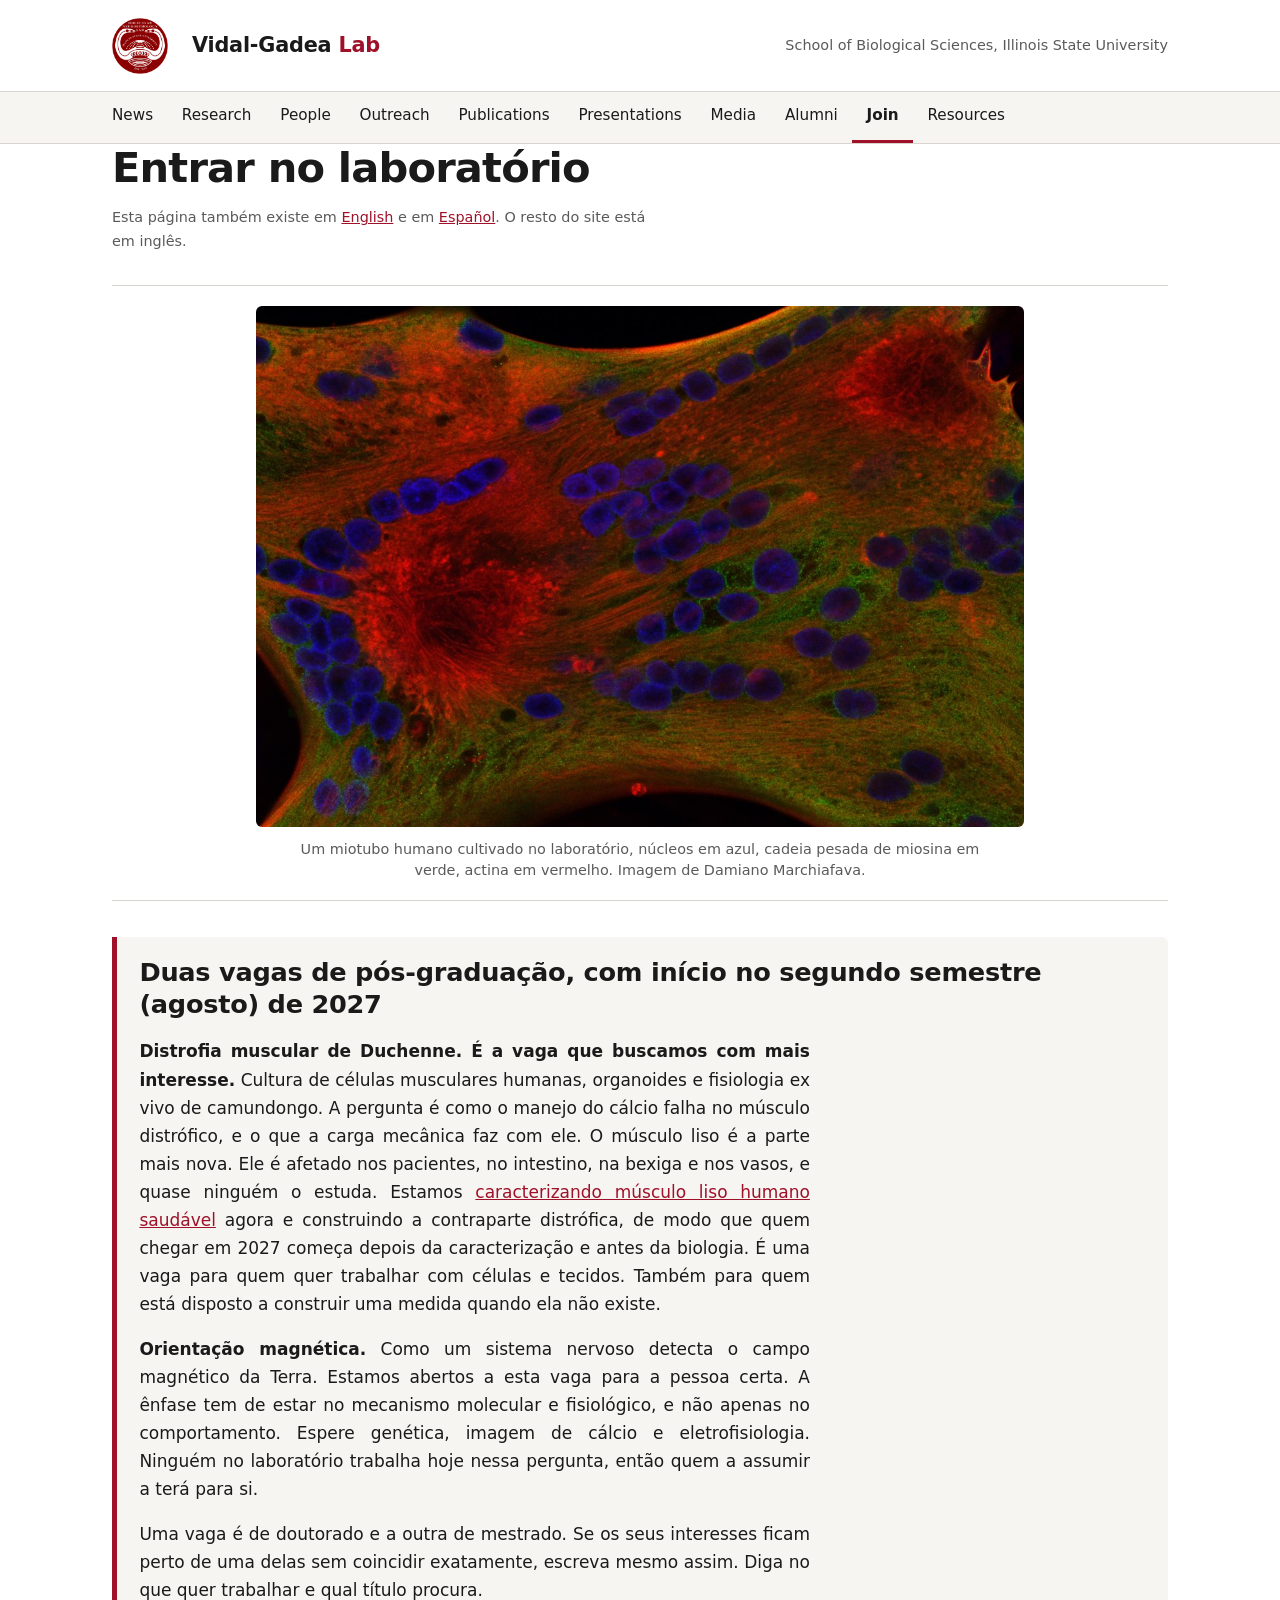
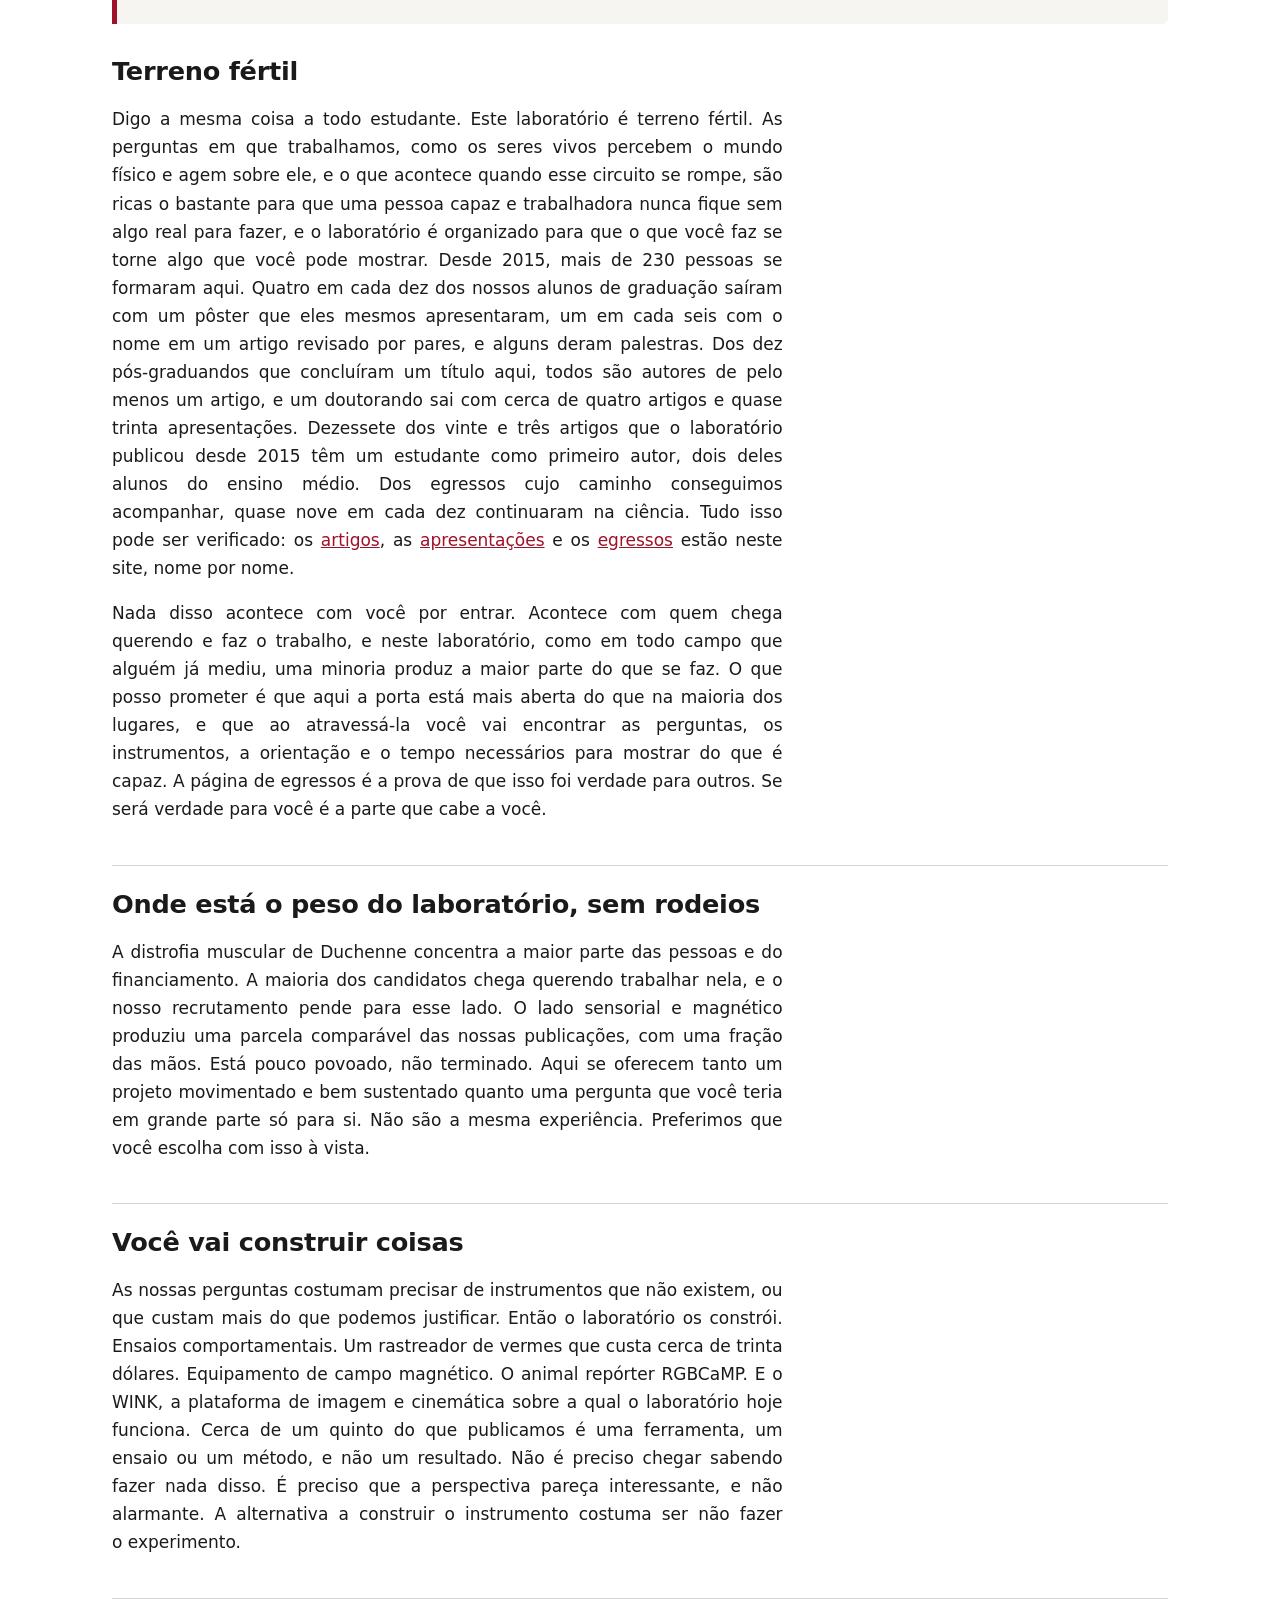
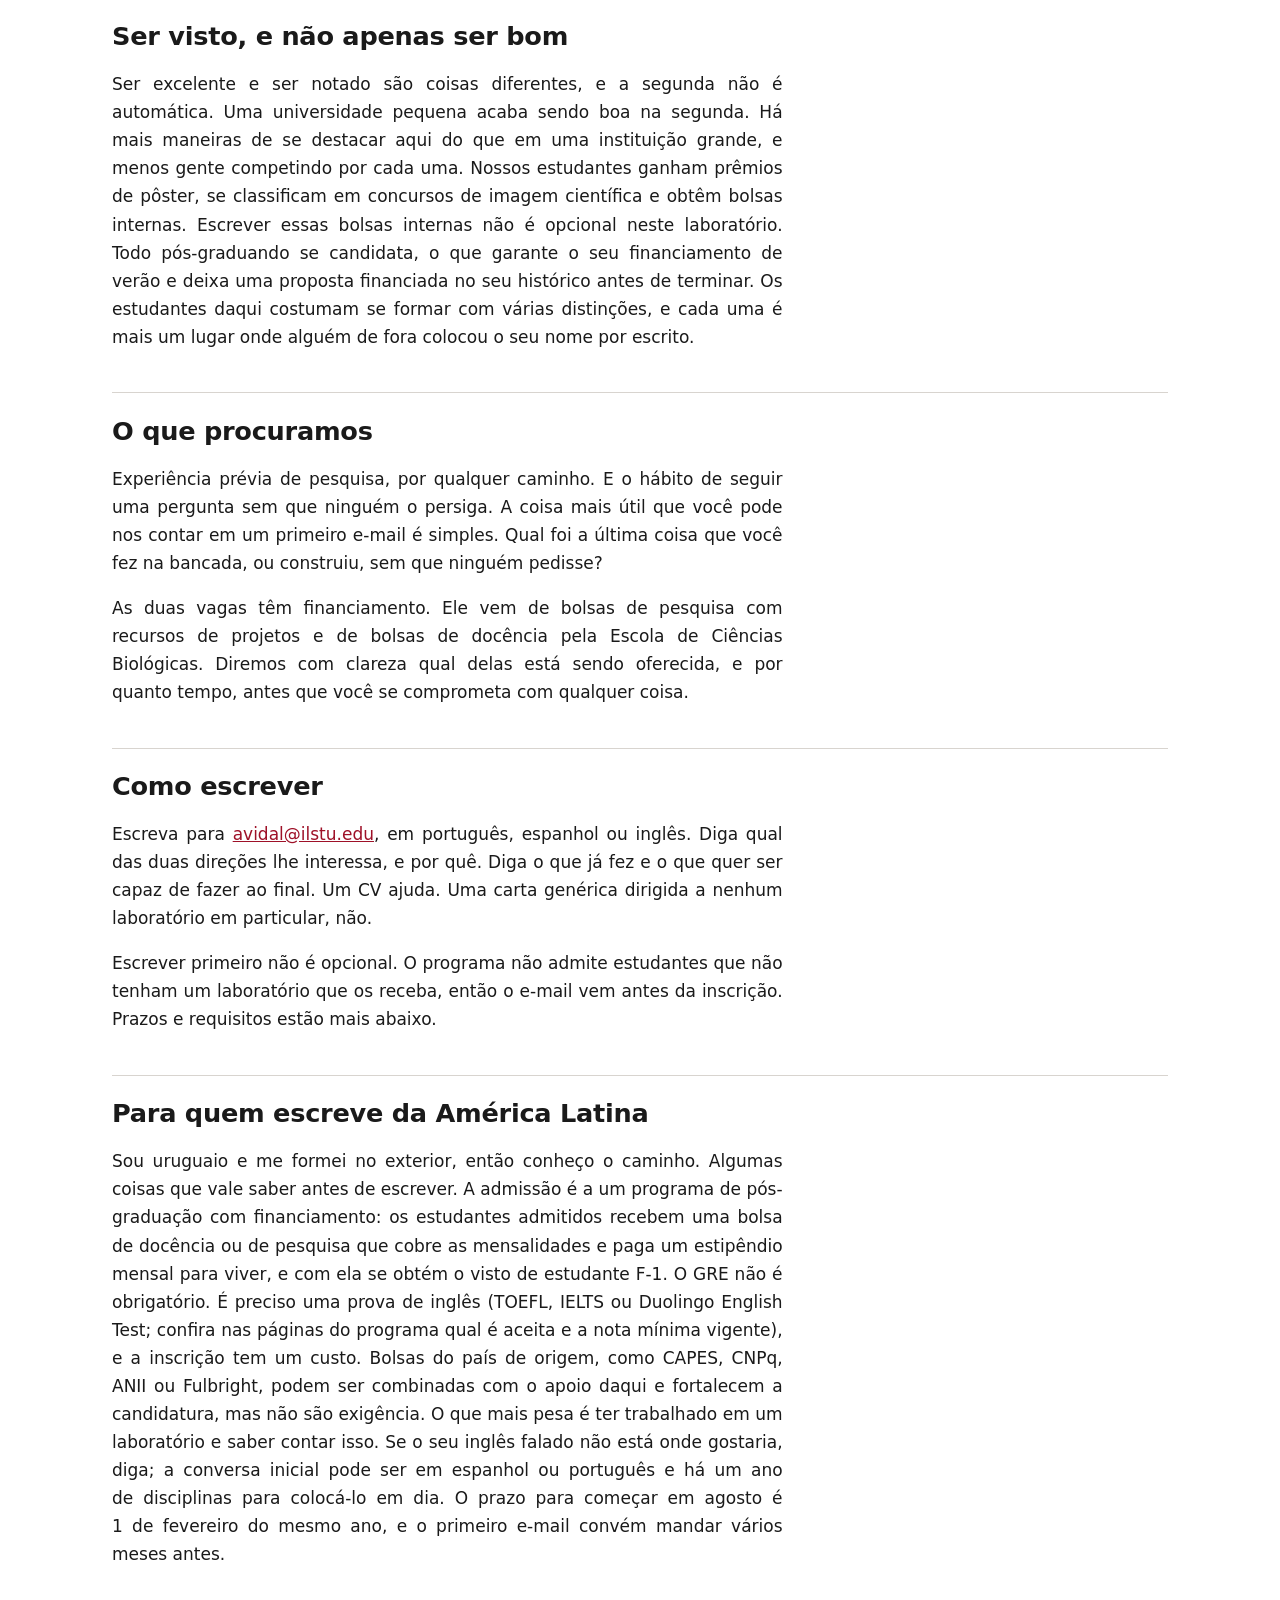
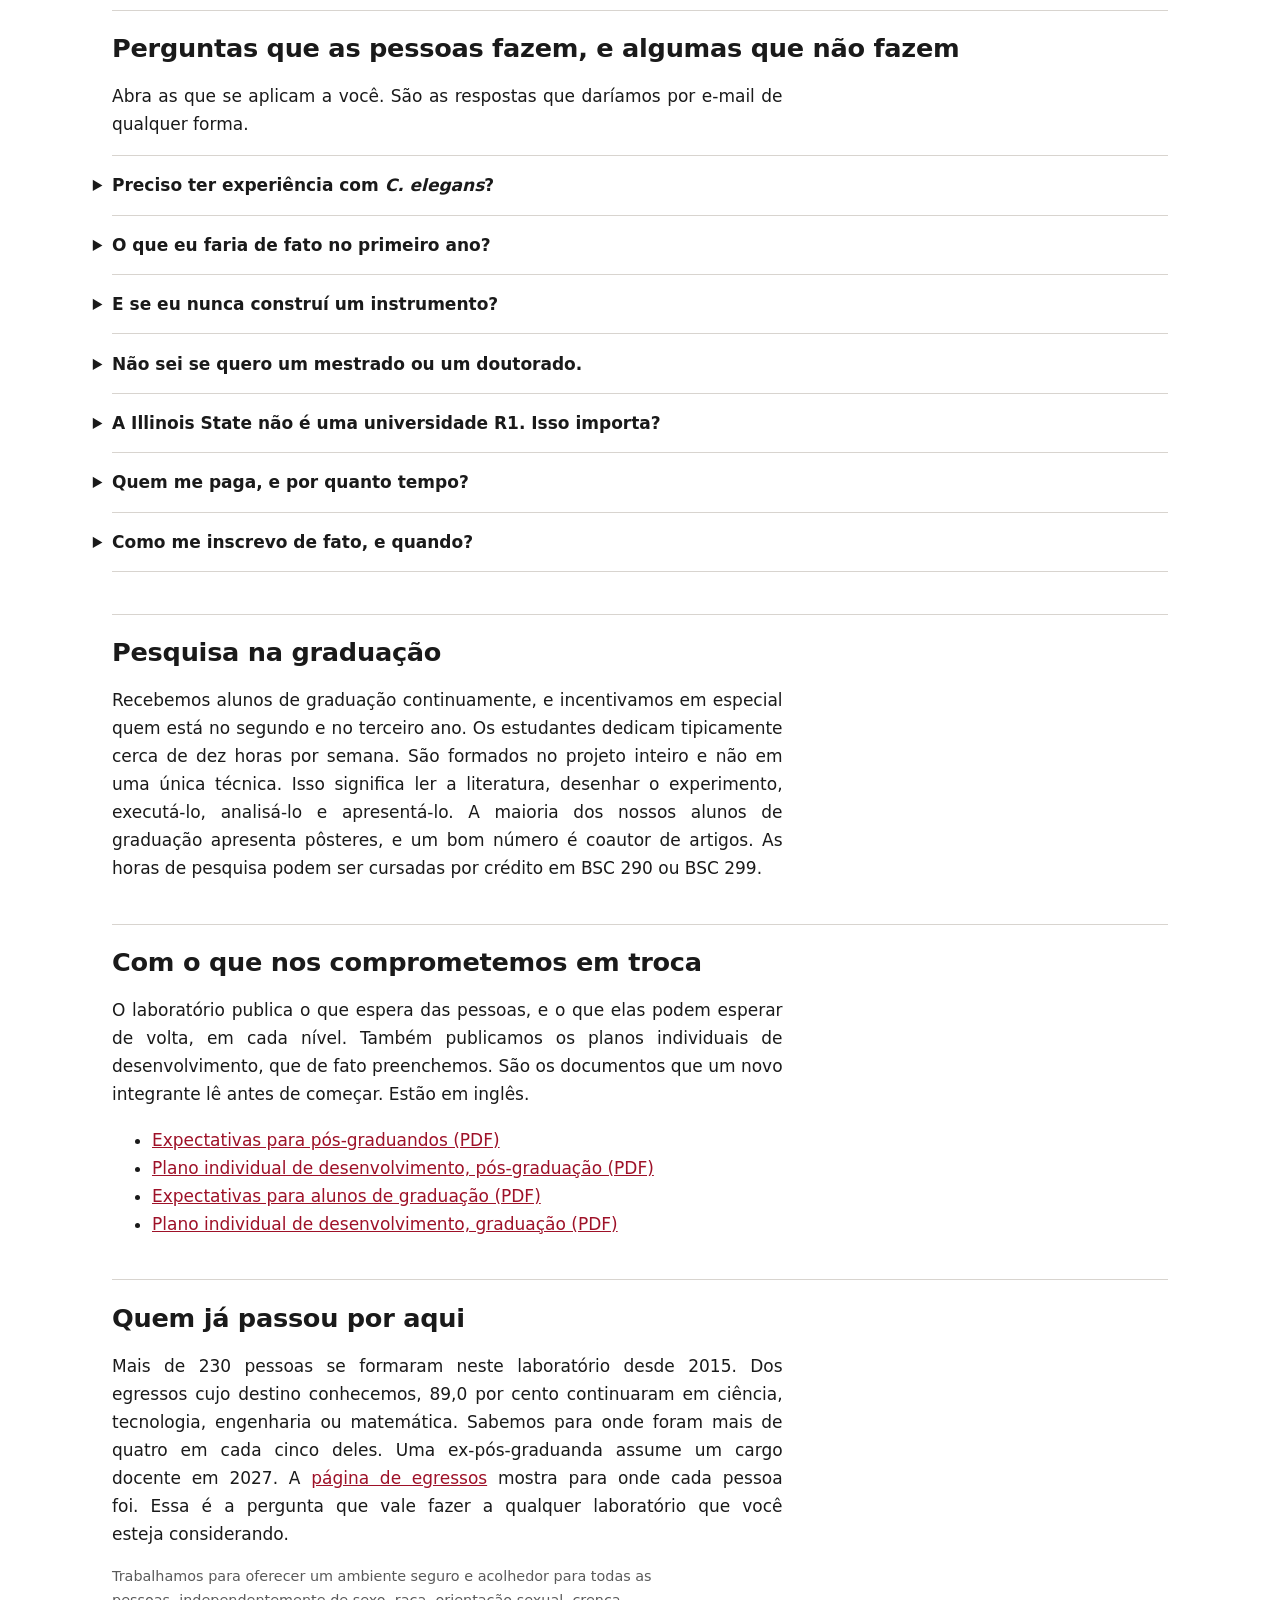
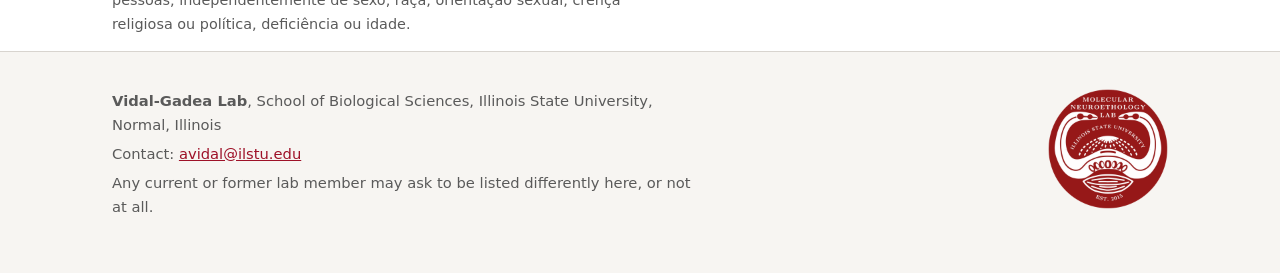
<file: join-pt.html>
<!doctype html>
<html lang="pt">
<head>
<meta charset="utf-8">
<meta name="viewport" content="width=device-width, initial-scale=1">
<title>Entrar no laboratório — Vidal-Gadea Lab</title>
<meta name="description" content="Duas vagas de pós-graduação a partir de 2027, o que procuramos e como escrever. Laboratório Vidal-Gadea, Illinois State University.">
<meta property="og:title" content="Entrar no laboratório — Vidal-Gadea Lab">
<meta property="og:description" content="Duas vagas de pós-graduação a partir de 2027, o que procuramos e como escrever. Laboratório Vidal-Gadea, Illinois State University.">
<meta property="og:url" content="https://agvg75.github.io/lab/join-pt.html">
<link rel="icon" href="favicon.ico" sizes="32x32">
<link rel="icon" type="image/png" sizes="512x512" href="favicon-512.png">
<link rel="apple-touch-icon" href="favicon-180.png">
<meta property="og:site_name" content="Vidal-Gadea Lab">
<meta property="og:type" content="website">
<meta property="og:image" content="https://agvg75.github.io/lab/social-card.jpg">
<meta property="og:image:width" content="1200">
<meta property="og:image:height" content="630">
<meta name="twitter:card" content="summary_large_image">
<link rel="stylesheet" href="style.css">
</head>
<body>
<a class="skip" href="#main">Skip to main content</a>

<header class="masthead">
  <div class="wrap">
    <a class="brand" href="index.html" aria-label="Vidal-Gadea Lab home"><picture><source srcset="logo-white-360.png" media="(prefers-color-scheme: dark)" class="logo-dark"><img class="logo" src="logo-red-360.png" width="56" height="56" alt=""></picture></a>
    <a class="wordmark" href="index.html">Vidal-Gadea <span>Lab</span></a>
    <p class="tagline">School of Biological Sciences, Illinois State University</p>
  </div>
</header>

<nav class="primary" aria-label="Primary">
  <ul>
    <li><a href="news.html">News</a></li>
    <li><a href="research.html">Research</a></li>
    <li><a href="people.html">People</a></li>
    <li><a href="outreach.html">Outreach</a></li>
    <li><a href="publications.html">Publications</a></li>
    <li><a href="presentations.html">Presentations</a></li>
    <li><a href="media.html">Media</a></li>
    <li><a href="alumni.html">Alumni</a></li>
    <li><a href="join.html" aria-current="page">Join</a></li>
    <li><a href="resources.html">Resources</a></li>
  </ul>
</nav>

<main id="main" class="wrap">

  <h1>Entrar no laboratório</h1>
  <p class="meta lang-switch">Esta página também existe em <a href="join.html">English</a> e em <a href="join-es.html">Español</a>. O resto do site está em inglês.</p>

  <figure class="fig photo">
    <img src="join-myotube.jpg" width="1200" height="813" loading="eager"
         alt="Um miotubo humano em cultura, uma célula larga e fundida com dezenas de núcleos azuis em fileiras ao longo de fibras musculares verdes e vermelhas.">
    <figcaption>Um miotubo humano cultivado no laboratório, núcleos em azul, cadeia pesada de miosina em verde, actina em vermelho. Imagem de Damiano Marchiafava.</figcaption>
  </figure>

  <div class="callout">
    <h2>Duas vagas de pós-graduação, com início no segundo semestre (agosto) de 2027</h2>
    <p><strong>Distrofia muscular de Duchenne. É a vaga que buscamos com mais
    interesse.</strong> Cultura de células musculares humanas, organoides e fisiologia ex vivo de
    camundongo. A pergunta é como o manejo do cálcio falha no músculo distrófico, e o que a carga
    mecânica faz com ele. O músculo liso é a parte mais nova. Ele é afetado nos pacientes, no
    intestino, na bexiga e nos vasos, e quase ninguém o estuda. Estamos
    <a href="research.html#smooth-muscle">caracterizando músculo liso humano saudável</a> agora e
    construindo a contraparte distrófica, de modo que quem chegar em 2027 começa depois da
    caracterização e antes da biologia. É uma vaga para quem quer trabalhar com células e
    tecidos. Também para quem está disposto a construir uma medida quando ela não existe.</p>
    <p><strong>Orientação magnética.</strong> Como um sistema nervoso detecta o campo magnético
    da Terra. Estamos abertos a esta vaga para a pessoa certa. A ênfase tem de estar no
    mecanismo molecular e fisiológico, e não apenas no comportamento. Espere genética, imagem de
    cálcio e eletrofisiologia. Ninguém no laboratório trabalha hoje nessa pergunta, então quem a
    assumir a terá para si.</p>
    <p>Uma vaga é de doutorado e a outra de mestrado. Se os seus interesses ficam perto de uma
    delas sem coincidir exatamente, escreva mesmo assim. Diga no que quer trabalhar e qual título
    procura.</p>
  </div>

  <h2>Terreno fértil</h2>
  <p>Digo a mesma coisa a todo estudante. Este laboratório é terreno fértil. As perguntas em que
  trabalhamos, como os seres vivos percebem o mundo físico e agem sobre ele, e o que acontece
  quando esse circuito se rompe, são ricas o bastante para que uma pessoa capaz e trabalhadora
  nunca fique sem algo real para fazer, e o laboratório é organizado para que o que você faz se
  torne algo que você pode mostrar. Desde 2015, mais de 230 pessoas se formaram aqui. Quatro em cada dez
  dos nossos alunos de graduação saíram com um pôster que eles mesmos apresentaram, um em cada
  seis com o nome em um artigo revisado por pares, e alguns deram palestras. Dos dez
  pós-graduandos que concluíram um título aqui, todos são autores de pelo menos um artigo, e um
  doutorando sai com cerca de quatro artigos e quase trinta apresentações. Dezessete dos vinte e
  três artigos que o laboratório publicou desde 2015 têm um estudante como primeiro autor, dois
  deles alunos do ensino médio. Dos egressos cujo caminho conseguimos acompanhar, quase nove em
  cada dez continuaram na ciência. Tudo isso pode ser verificado: os
  <a href="publications.html">artigos</a>, as <a href="presentations.html">apresentações</a> e
  os <a href="alumni.html">egressos</a> estão neste site, nome por nome.</p>
  <p>Nada disso acontece com você por entrar. Acontece com quem chega querendo e faz o trabalho,
  e neste laboratório, como em todo campo que alguém já mediu, uma minoria produz a maior parte
  do que se faz. O que posso prometer é que aqui a porta está mais aberta do que na maioria dos
  lugares, e que ao atravessá-la você vai encontrar as perguntas, os instrumentos, a orientação e
  o tempo necessários para mostrar do que é capaz. A página de egressos é a prova de que isso foi
  verdade para outros. Se será verdade para você é a parte que cabe a você.</p>

  <h2>Onde está o peso do laboratório, sem rodeios</h2>
  <p>A distrofia muscular de Duchenne concentra a maior parte das pessoas e do financiamento. A
  maioria dos candidatos chega querendo trabalhar nela, e o nosso recrutamento pende para esse
  lado. O lado sensorial e magnético produziu uma parcela comparável das nossas publicações, com
  uma fração das mãos. Está pouco povoado, não terminado. Aqui se oferecem tanto um projeto
  movimentado e bem sustentado quanto uma pergunta que você teria em grande parte só para si. Não
  são a mesma experiência. Preferimos que você escolha com isso à vista.</p>

  <h2>Você vai construir coisas</h2>
  <p>As nossas perguntas costumam precisar de instrumentos que não existem, ou que custam mais
  do que podemos justificar. Então o laboratório os constrói. Ensaios comportamentais. Um
  rastreador de vermes que custa cerca de trinta dólares. Equipamento de campo magnético. O
  animal repórter RGBCaMP. E o WINK, a plataforma de imagem e cinemática sobre a qual o
  laboratório hoje funciona. Cerca de um quinto do que publicamos é uma ferramenta, um ensaio ou
  um método, e não um resultado. Não é preciso chegar sabendo fazer nada disso. É preciso que a
  perspectiva pareça interessante, e não alarmante. A alternativa a construir o instrumento
  costuma ser não fazer o experimento.</p>

  <h2>Ser visto, e não apenas ser bom</h2>
  <p>Ser excelente e ser notado são coisas diferentes, e a segunda não é automática. Uma
  universidade pequena acaba sendo boa na segunda. Há mais maneiras de se destacar aqui do que em
  uma instituição grande, e menos gente competindo por cada uma. Nossos estudantes ganham prêmios
  de pôster, se classificam em concursos de imagem científica e obtêm bolsas internas. Escrever
  essas bolsas internas não é opcional neste laboratório. Todo pós-graduando se candidata, o que
  garante o seu financiamento de verão e deixa uma proposta financiada no seu histórico antes de
  terminar. Os estudantes daqui costumam se formar com várias distinções, e cada uma é mais um
  lugar onde alguém de fora colocou o seu nome por escrito.</p>

  <h2>O que procuramos</h2>
  <p>Experiência prévia de pesquisa, por qualquer caminho. E o hábito de seguir uma pergunta sem
  que ninguém o persiga. A coisa mais útil que você pode nos contar em um primeiro e-mail é
  simples. Qual foi a última coisa que você fez na bancada, ou construiu, sem que ninguém
  pedisse?</p>
  <p>As duas vagas têm financiamento. Ele vem de bolsas de pesquisa com recursos de projetos e de
  bolsas de docência pela Escola de Ciências Biológicas. Diremos com clareza qual delas está sendo
  oferecida, e por quanto tempo, antes que você se comprometa com qualquer coisa.</p>

  <h2>Como escrever</h2>
  <p>Escreva para <a href="mailto:avidal@ilstu.edu">avidal@ilstu.edu</a>, em português, espanhol
  ou inglês. Diga qual das duas direções lhe interessa, e por quê. Diga o que já fez e o que quer
  ser capaz de fazer ao final. Um CV ajuda. Uma carta genérica dirigida a nenhum laboratório em
  particular, não.</p>
  <p>Escrever primeiro não é opcional. O programa não admite estudantes que não tenham um
  laboratório que os receba, então o e-mail vem antes da inscrição. Prazos e requisitos estão
  mais abaixo.</p>

  <h2>Para quem escreve da América Latina</h2>
  <p>Sou uruguaio e me formei no exterior, então conheço o caminho. Algumas coisas que vale
  saber antes de escrever. A admissão é a um programa de pós-graduação com financiamento: os
  estudantes admitidos recebem uma bolsa de docência ou de pesquisa que cobre as mensalidades e
  paga um estipêndio mensal para viver, e com ela se obtém o visto de estudante F-1. O GRE não é
  obrigatório. É preciso uma prova de inglês (TOEFL, IELTS ou Duolingo English Test; confira nas
  páginas do programa qual é aceita e a nota mínima vigente), e a inscrição tem um custo. Bolsas
  do país de origem, como CAPES, CNPq, ANII ou Fulbright, podem ser combinadas com o apoio daqui
  e fortalecem a candidatura, mas não são exigência. O que mais pesa é ter trabalhado em um
  laboratório e saber contar isso. Se o seu inglês falado não está onde gostaria, diga; a
  conversa inicial pode ser em espanhol ou português e há um ano de disciplinas para colocá-lo em
  dia. O prazo para começar em agosto é 1 de fevereiro do mesmo ano, e o primeiro e-mail convém
  mandar vários meses antes.</p>

  <h2>Perguntas que as pessoas fazem, e algumas que não fazem</h2>
  <p>Abra as que se aplicam a você. São as respostas que daríamos por e-mail de qualquer
  forma.</p>

  <details>
    <summary>Preciso ter experiência com <em>C. elegans</em>?</summary>
    <p>Não. O laboratório trabalha com vermes, linhagens celulares musculares humanas e, a
    partir de 2027, preparações ex vivo de camundongo. A vaga de Duchenne é sobretudo de células
    e tecidos, não de vermes. O que importa é que você tenha trabalhado em algo na bancada e saiba
    como é quando um experimento não coopera.</p>
  </details>

  <details>
    <summary>O que eu faria de fato no primeiro ano?</summary>
    <p>Um trabalho definido e que pode ser concluído, junto com as disciplinas e o aprendizado
    dos instrumentos com que o laboratório funciona. Quem chega recebe de propósito um escopo
    estreito e tratável. Um primeiro projeto que não pode ser concluído ensina muito pouco, e um
    projeto aberto é a forma mais comum de um bom estudante travar. O escopo se amplia depois que
    você obteve um resultado próprio.</p>
  </details>

  <details>
    <summary>E se eu nunca construí um instrumento?</summary>
    <p>Quase ninguém chega tendo construído um. O rastreador de vermes custa cerca de trinta
    dólares e é uma primeira construção razoável. O que procuramos é a sua reação à ideia. Se a
    perspectiva de fabricar o que você precisa soa interessante e não alarmante, você vai ficar
    bem.</p>
  </details>

  <details>
    <summary>Não sei se quero um mestrado ou um doutorado.</summary>
    <p>Diga isso no primeiro e-mail. Temos uma vaga de cada, então a pergunta está aberta, não é
    constrangedora. Um mestrado aqui é uma pesquisa completa com defesa, e é um caminho que
    funciona para um doutorado em outro lugar. Quatro dos nossos egressos de pós-graduação
    seguiram para programas de doutorado, inclusive na Universidade da Califórnia em San Diego e
    na Loyola University Chicago. Escolher o título mais longo porque parece mais sério é um mau
    motivo, e preferimos conversar sobre isso antes da inscrição do que dois anos depois.</p>
  </details>

  <details>
    <summary>A Illinois State não é uma universidade R1. Isso importa?</summary>
    <p>Muda algumas coisas e outras não. A turma é pequena, então você trabalha diretamente com
    o pesquisador principal e não através de uma camada de pós-doutorandos, e usa os
    instrumentos em vez de esperar na fila por eles. Temos menos facilidades centrais do que uma
    grande universidade de pesquisa, o que é parte do motivo de construirmos as nossas.</p>
    <p>O que vale conferir, em vez de aceitar de fé, é a produção. Dez estudantes concluíram um
    título de pós-graduação neste laboratório. Os pós-graduandos geram aqui uma mediana de quinze
    produtos, contando pôsteres, palestras em congressos e artigos revisados por pares. Um
    mestrando sai tipicamente com cerca de treze apresentações e um ou dois artigos. Um
    doutorando sai com cerca de vinte e sete apresentações e quatro artigos. Isso corresponde a
    três ou quatro produtos por ano no laboratório. Cada um dos dez é autor de pelo menos um
    artigo revisado por pares e pelo menos um pôster. Dezessete dos vinte e três artigos
    publicados desde 2015 têm um estudante do laboratório como primeiro autor, dois deles do
    ensino médio. Preprints e lançamentos de software são contados à parte, e vários estudantes
    os têm também.</p>
    <p>Tratamos esse histórico como o ponto central e não como um subproduto. Um produto é a
    evidência durável e verificável de fora de que você terminou algo, e quais importam depende
    de para onde você vai. Para posições de pesquisa são os artigos e as apresentações. Para a
    docência é a orientação e o ensino que você de fato fez, e é por isso que os nossos estudantes
    orientam alunos de graduação e do ensino médio em vez de apenas serem orientados. Contamos as
    palestras além dos pôsteres, porque dar uma palestra significa que um estudante chegou longe o
    bastante para ficar de pé diante de uma sala e sustentá-la, o que é uma habilidade diferente
    de produzir um resultado. A <a href="publications.html">lista de publicações</a> e as
    <a href="presentations.html">apresentações</a> são públicas, então você pode contar por
    conta própria. Nem todos que começam uma pós-graduação a concluem, aqui ou em qualquer lugar,
    então estas são as pessoas que concluíram, não todas que passaram.</p>
    <p>Quanto a para onde as pessoas vão, uma ex-aluna de graduação deste laboratório fez
    doutorado em Harvard e é pesquisadora de pós-doutorado lá, uma egressa da pós-graduação é
    pesquisadora de pós-doutorado no Scripps Research, e outra assume um cargo de professora
    assistente em 2027. Entre todos os egressos cujo destino conhecemos, 89,0 por cento
    continuaram em ciência, tecnologia, engenharia ou matemática.</p>
    <p>Há um dado que vale conhecer antes de pesar a pergunta. Os laboratórios daqui publicam
    mais ou menos o mesmo por pesquisador que os de universidades intensivas em pesquisa. Em seis
    grandes universidades de pesquisa o número fica entre cinco e dez artigos por pesquisador
    sênior na última década, e na Illinois State é cerca de sete. A diferença na produção total
    entre os dois tipos de instituição é sobretudo uma diferença em quantos laboratórios existem,
    não no que cada um produz. A <a href="alumni.html">página de egressos</a> está lá para que
    você confira a nossa parte em vez de acreditar na nossa palavra.</p>
  </details>

  <details>
    <summary>Quem me paga, e por quanto tempo?</summary>
    <p>Todo estudante admitido recebe apoio, por meio de uma bolsa de docência, uma de pesquisa,
    ou ambas, enquanto continuar cumprindo os requisitos do programa. As bolsas de pesquisa vêm
    de recursos de projetos e as de docência da Escola de Ciências Biológicas. A maioria dos
    estudantes passa pelas duas ao longo do curso. Diremos qual está sendo oferecida, e por quanto
    tempo, antes que você se comprometa com qualquer coisa.</p>
  </details>

  <details>
    <summary>Como me inscrevo de fato, e quando?</summary>
    <p>Escreva para mim primeiro. É um pré-requisito, não uma cortesia. O programa não admite um
    estudante sem um professor disposto a recebê-lo, então o e-mail tem de acontecer antes que
    valha a pena enviar a inscrição. A inscrição em si vai para a Escola de Ciências Biológicas, e
    a decisão de admissão é do programa, não minha. O que eu controlo é se há lugar neste
    laboratório.</p>
    <p>O prazo para começar em agosto é 1 de fevereiro, então para começar em 2027 é 1 de
    fevereiro de 2027. Você vai precisar de históricos escolares, um CV, uma declaração de
    objetivos de duas páginas e três cartas. O GRE é opcional e pesa pouco. O mínimo declarado é
    uma média de 3,0 em 4,0 nas últimas sessenta horas de graduação, e o programa de doutorado
    espera uma experiência de pesquisa prévia considerável, seja de um mestrado, de iniciação
    científica ou de outro lugar.</p>
    <p>Candidatos internacionais: o departamento tem um contingente internacional grande, então
    isso aqui é rotina e não exceção, e o apoio descrito acima se aplica da mesma maneira. Você
    também vai apresentar uma nota de proficiência em inglês, a menos que se qualifique para uma
    dispensa. Os requisitos mudam, então confira a versão vigente nas páginas do programa:
    <a href="https://illinoisstate.edu/academics/biological-sciences-masters">mestrado em Ciências
    Biológicas</a> e <a href="https://illinoisstate.edu/academics/biological-sciences-doctorate">doutorado
    em Ciências Biológicas</a>.</p>
  </details>

  <h2>Pesquisa na graduação</h2>
  <p>Recebemos alunos de graduação continuamente, e incentivamos em especial quem está no
  segundo e no terceiro ano. Os estudantes dedicam tipicamente cerca de dez horas por semana. São
  formados no projeto inteiro e não em uma única técnica. Isso significa ler a literatura,
  desenhar o experimento, executá-lo, analisá-lo e apresentá-lo. A maioria dos nossos alunos de
  graduação apresenta pôsteres, e um bom número é coautor de artigos. As horas de pesquisa podem
  ser cursadas por crédito em BSC 290 ou BSC 299.</p>

  <h2>Com o que nos comprometemos em troca</h2>
  <p>O laboratório publica o que espera das pessoas, e o que elas podem esperar de volta, em
  cada nível. Também publicamos os planos individuais de desenvolvimento, que de fato
  preenchemos. São os documentos que um novo integrante lê antes de começar. Estão em
  inglês.</p>
  <ul>
    <li><a href="https://about.illinoisstate.edu/avidal/files/2025/07/Graduate-Student-Mentoring-Expectation_Vidal-Gadea-Lab.pdf">Expectativas para pós-graduandos (PDF)</a></li>
    <li><a href="https://about.illinoisstate.edu/avidal/files/2025/07/Graduate-Individual-Mentorship-Plan-IDP_gr.pdf">Plano individual de desenvolvimento, pós-graduação (PDF)</a></li>
    <li><a href="https://about.illinoisstate.edu/avidal/files/2025/09/Undergraduate-expectations.pdf">Expectativas para alunos de graduação (PDF)</a></li>
    <li><a href="https://about.illinoisstate.edu/avidal/files/2025/07/Undergraduate-Individual-Development-Plan-IDP_ug.pdf">Plano individual de desenvolvimento, graduação (PDF)</a></li>
  </ul>

  <h2>Quem já passou por aqui</h2>
  <p>Mais de 230 pessoas se formaram neste laboratório desde 2015. Dos egressos cujo destino conhecemos,
  89,0 por cento continuaram em ciência, tecnologia, engenharia ou matemática. Sabemos para onde
  foram mais de quatro em cada cinco deles. Uma ex-pós-graduanda assume um cargo docente em 2027. A
  <a href="alumni.html">página de egressos</a> mostra para onde cada pessoa foi. Essa é a
  pergunta que vale fazer a qualquer laboratório que você esteja considerando.</p>

  <p class="meta">Trabalhamos para oferecer um ambiente seguro e acolhedor para todas as pessoas,
  independentemente de sexo, raça, orientação sexual, crença religiosa ou política, deficiência ou
  idade.</p>

</main>

<footer>
  <div class="wrap">
    <img class="footlogo" src="logo-red-360.png" alt="Vidal-Gadea Lab logo: two nematodes encircling a pharynx, muscle and a row of eggs. Established 2015." width="120" height="120" loading="lazy">
    <p><strong>Vidal-Gadea Lab</strong>, School of Biological Sciences, Illinois State University, Normal, Illinois</p>
    <p>Contact: <a href="mailto:avidal@ilstu.edu">avidal@ilstu.edu</a></p>
    <p>Any current or former lab member may ask to be listed differently here, or not at all.</p>
  </div>
</footer>

<script src="ui.js"></script>
<script data-goatcounter="https://vidalgadea.goatcounter.com/count"
        async src="//gc.zgo.at/count.js"></script>
</body>
</html>
</file>
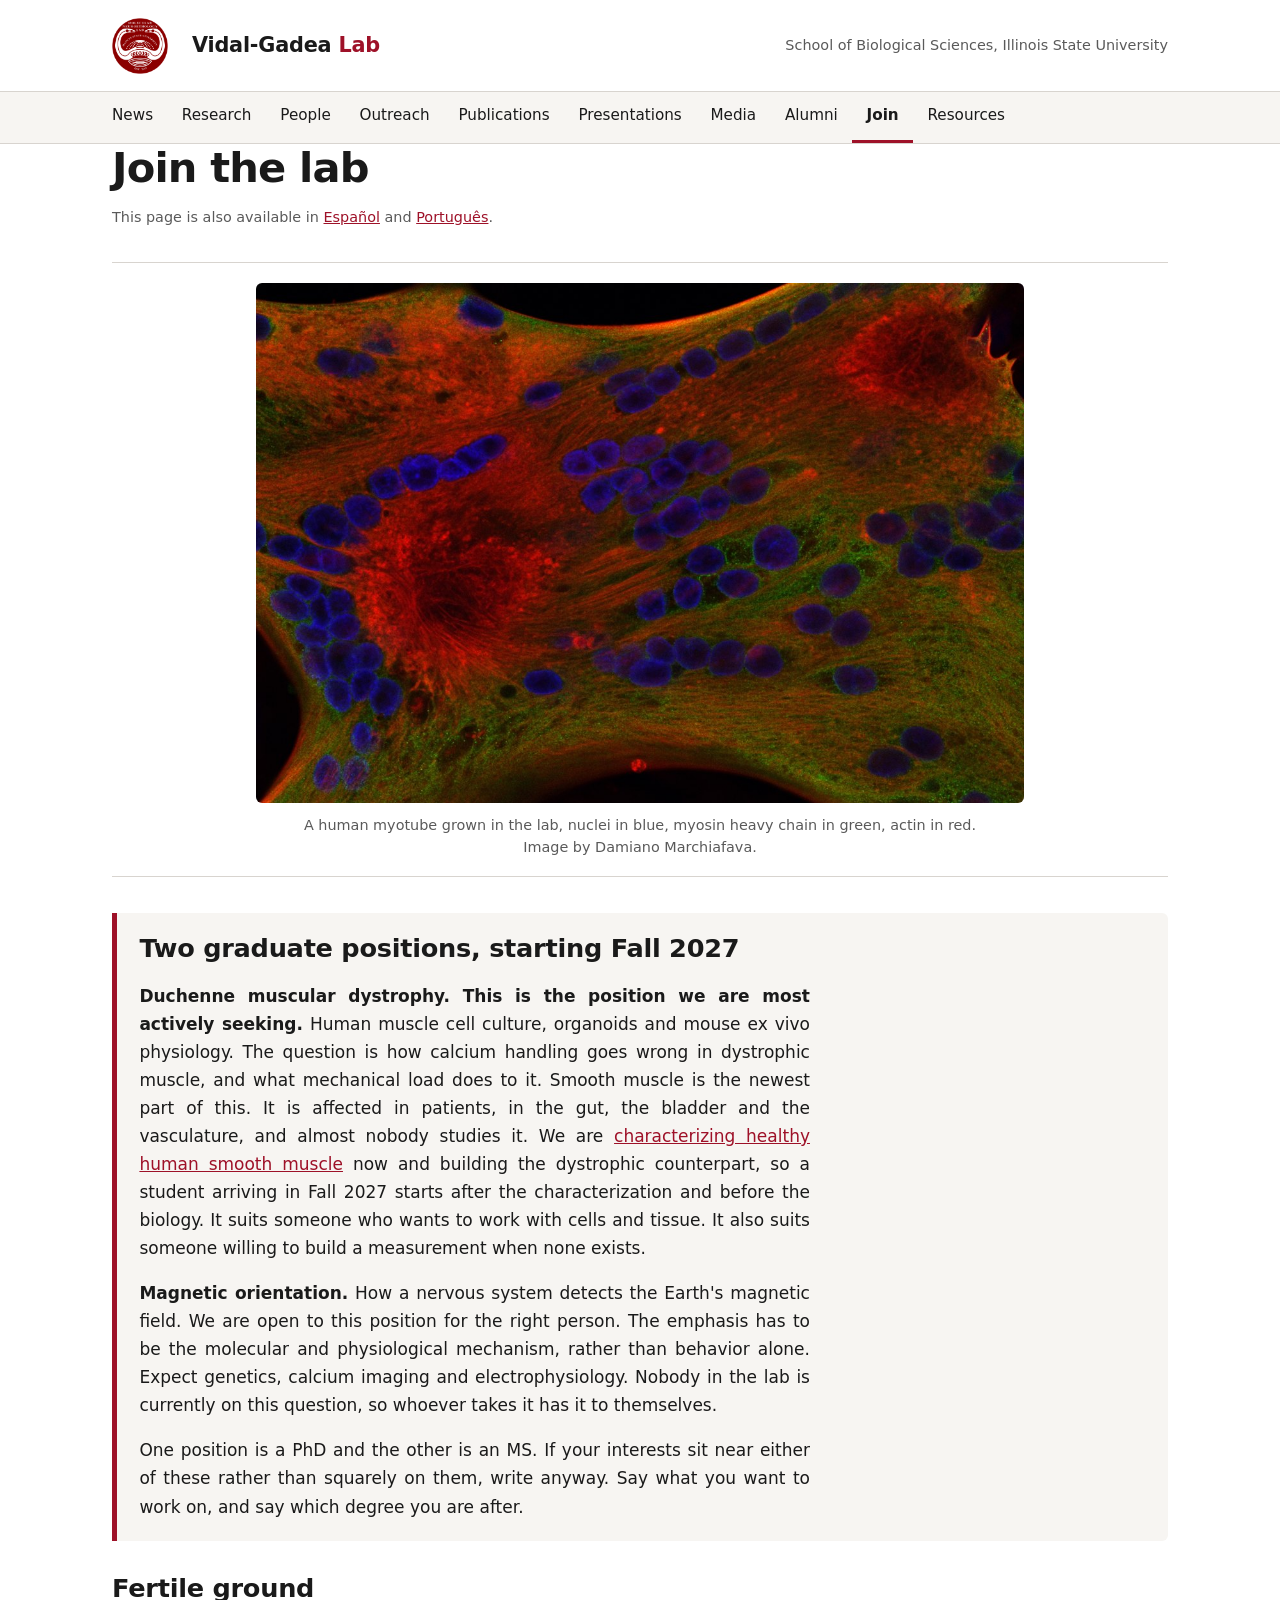
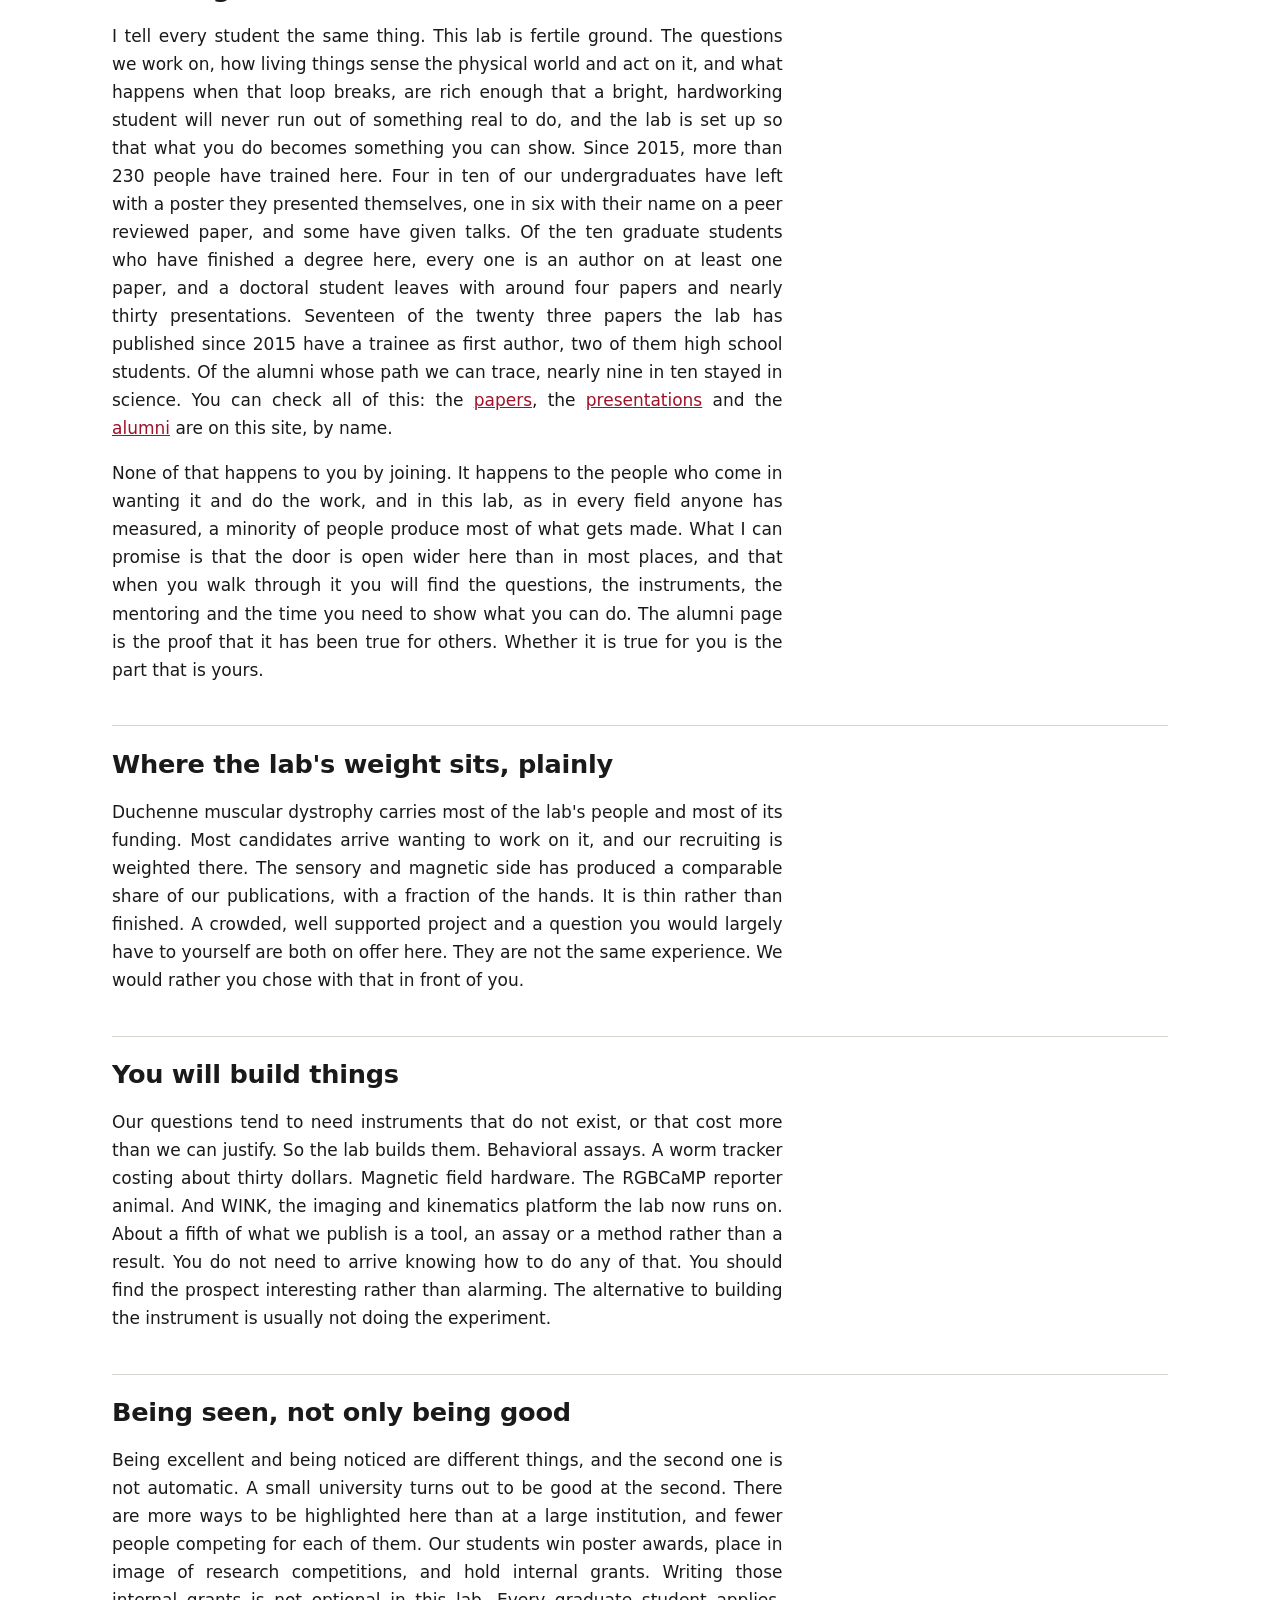
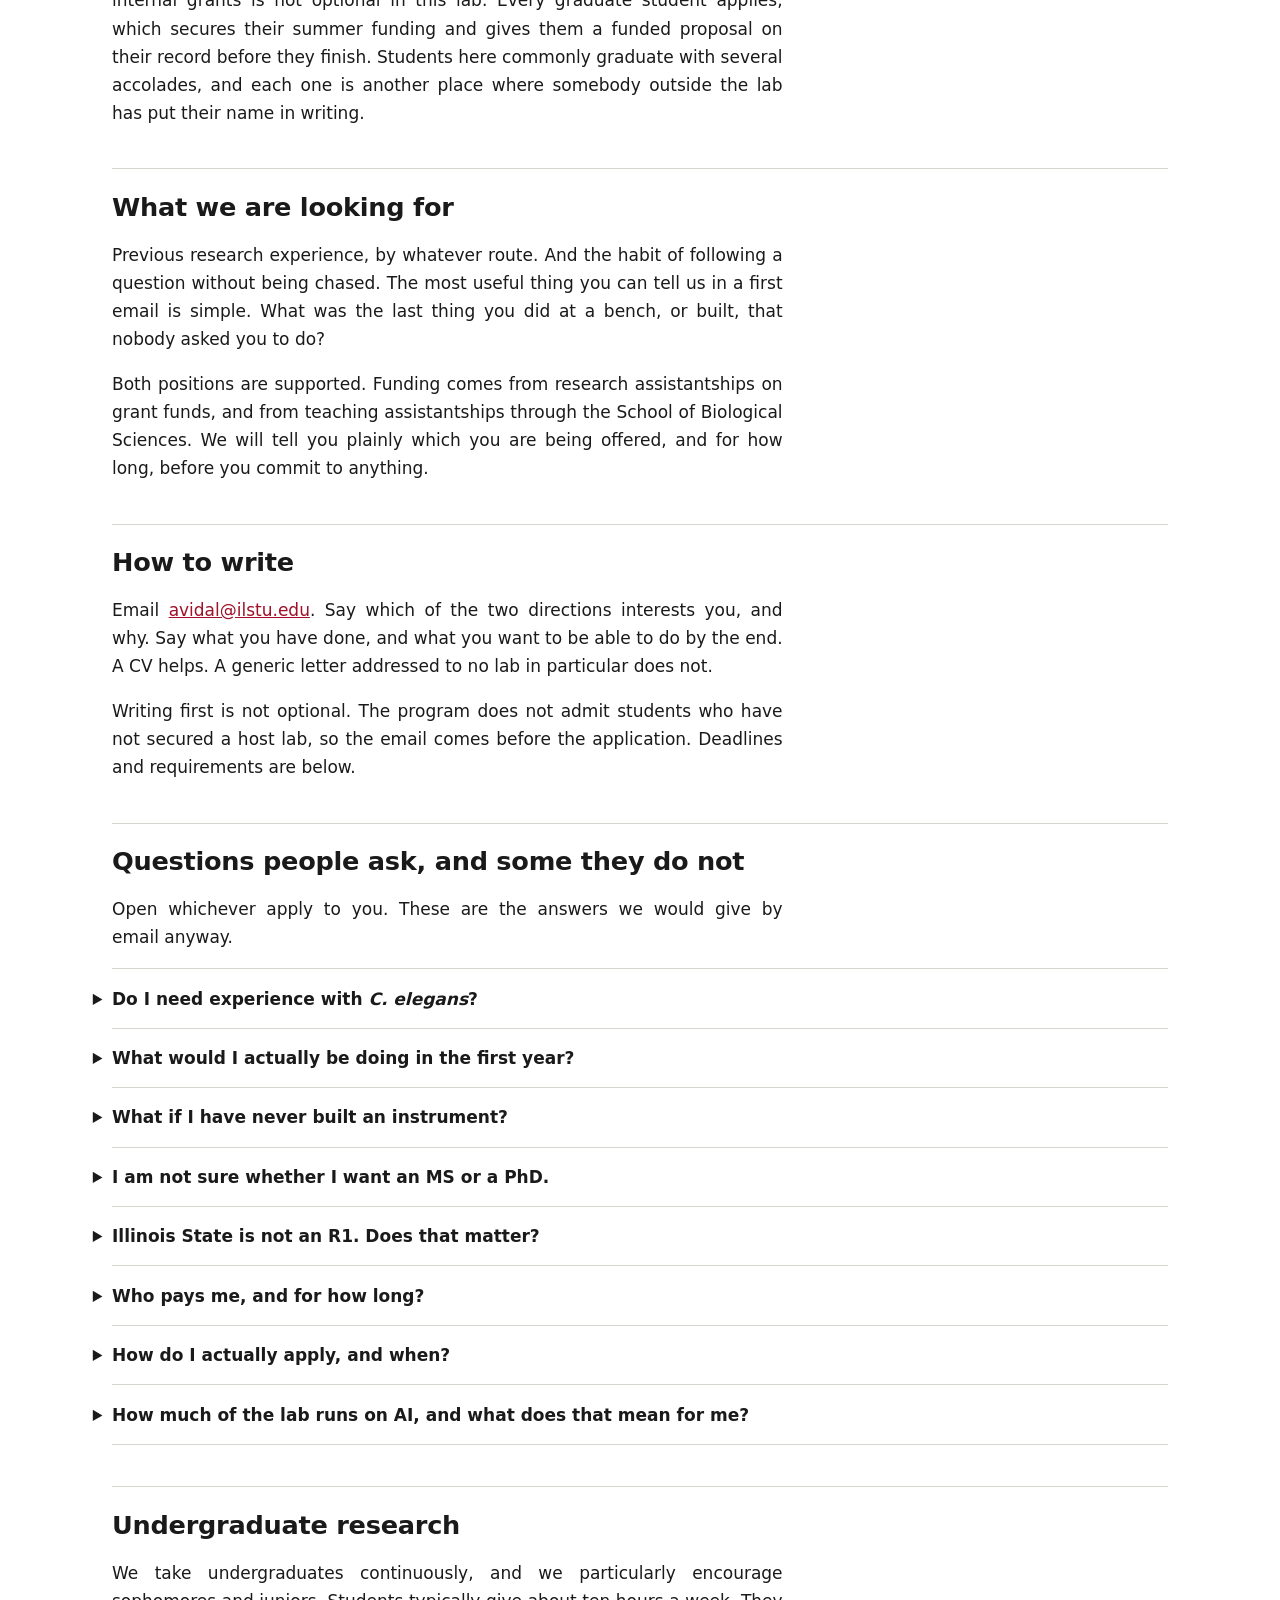
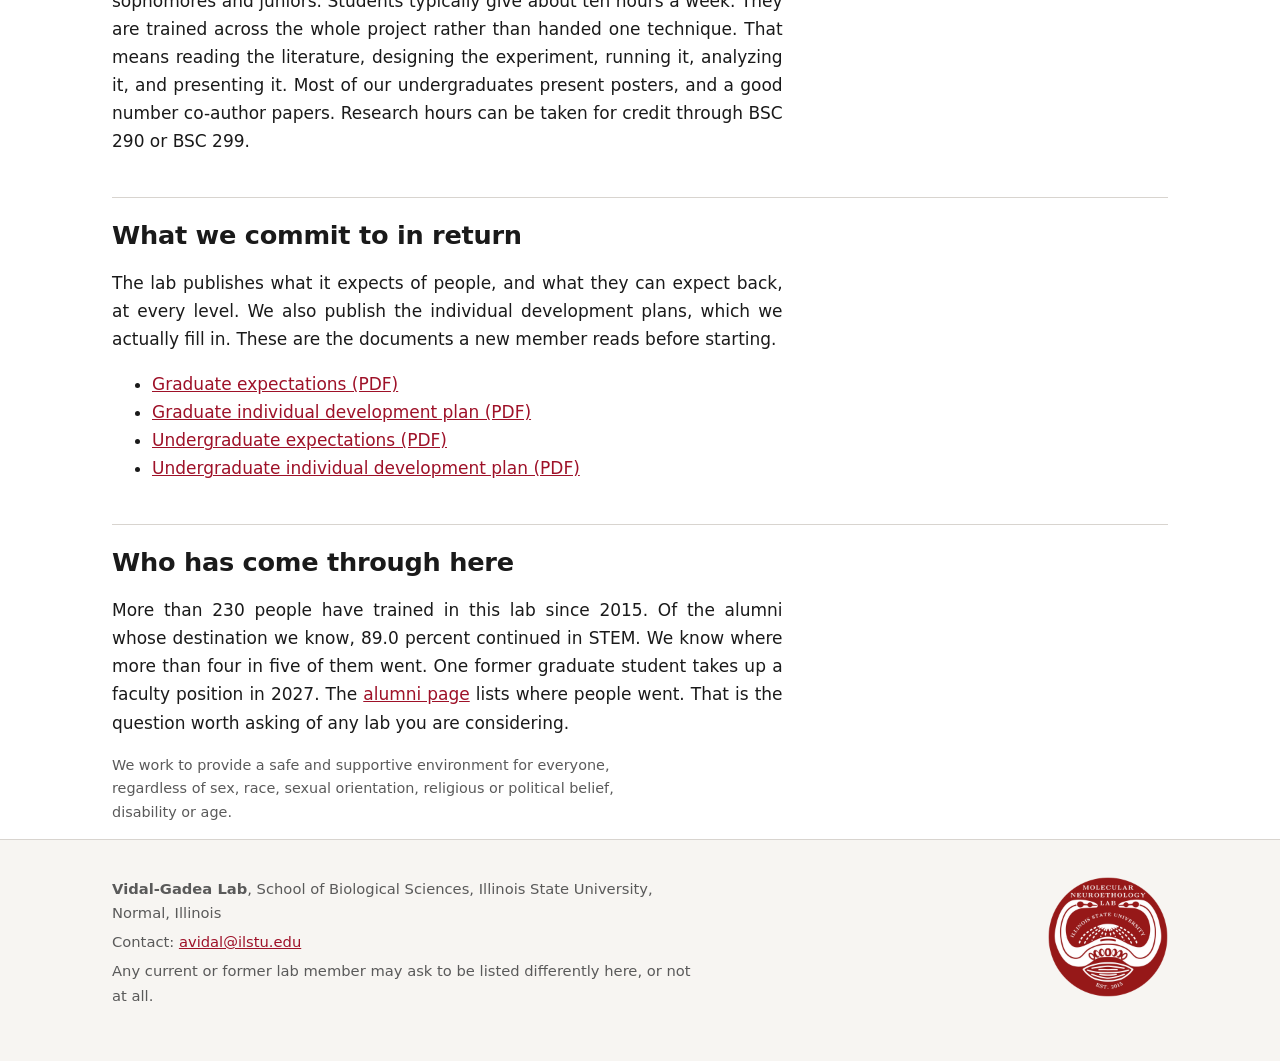
<file: join.html>
<!doctype html>
<html lang="en">
<head>
<meta charset="utf-8">
<meta name="viewport" content="width=device-width, initial-scale=1">
<title>Join the lab — Vidal-Gadea Lab</title>
<meta name="description" content="One PhD and one MS position open for Fall 2027 in the Vidal-Gadea Lab at Illinois State University, plus undergraduate research opportunities.">
<meta property="og:title" content="Join the lab — Vidal-Gadea Lab">
<meta property="og:description" content="One PhD and one MS position open for Fall 2027 in the Vidal-Gadea Lab at Illinois State University, plus undergraduate research opportunities.">
<meta property="og:url" content="https://agvg75.github.io/lab/join.html">
<link rel="icon" href="favicon.ico" sizes="32x32">
<link rel="icon" type="image/png" sizes="512x512" href="favicon-512.png">
<link rel="apple-touch-icon" href="favicon-180.png">
<meta property="og:site_name" content="Vidal-Gadea Lab">
<meta property="og:type" content="website">
<meta property="og:image" content="https://agvg75.github.io/lab/social-card.jpg">
<meta property="og:image:width" content="1200">
<meta property="og:image:height" content="630">
<meta name="twitter:card" content="summary_large_image">
<link rel="stylesheet" href="style.css">
</head>
<body>
<a class="skip" href="#main">Skip to main content</a>

<header class="masthead">
  <div class="wrap">
    <a class="brand" href="index.html" aria-label="Vidal-Gadea Lab home"><picture><source srcset="logo-white-360.png" media="(prefers-color-scheme: dark)" class="logo-dark"><img class="logo" src="logo-red-360.png" width="56" height="56" alt=""></picture></a>
    <a class="wordmark" href="index.html">Vidal-Gadea <span>Lab</span></a>
    <p class="tagline">School of Biological Sciences, Illinois State University</p>
  </div>
</header>

<nav class="primary" aria-label="Primary">
  <ul>
    <li><a href="news.html">News</a></li>
    <li><a href="research.html">Research</a></li>
    <li><a href="people.html">People</a></li>
    <li><a href="outreach.html">Outreach</a></li>
    <li><a href="publications.html">Publications</a></li>
    <li><a href="presentations.html">Presentations</a></li>
    <li><a href="media.html">Media</a></li>
    <li><a href="alumni.html">Alumni</a></li>
    <li><a href="join.html" aria-current="page">Join</a></li>
    <li><a href="resources.html">Resources</a></li>
  </ul>
</nav>

<main id="main" class="wrap">

  <h1>Join the lab</h1>
  <p class="meta lang-switch">This page is also available in <a href="join-es.html">Español</a> and <a href="join-pt.html">Português</a>.</p>

  <figure class="fig photo">
    <img src="join-myotube.jpg" width="1200" height="813" loading="eager"
         alt="A human myotube in culture, a broad fused cell with dozens of blue nuclei in rows along green and red muscle fibres.">
    <figcaption>A human myotube grown in the lab, nuclei in blue, myosin heavy chain in green, actin in red. Image by Damiano Marchiafava.</figcaption>
  </figure>

  <div class="callout">
    <h2>Two graduate positions, starting Fall 2027</h2>
    <p><strong>Duchenne muscular dystrophy. This is the position we are most actively
    seeking.</strong> Human muscle cell culture, organoids and mouse ex vivo physiology. The
    question is how calcium handling goes wrong in dystrophic muscle, and what mechanical load
    does to it. Smooth muscle is the newest part of this. It is affected in patients, in the
    gut, the bladder and the vasculature, and almost nobody studies it. We are <a href="research.html#smooth-muscle">characterizing
    healthy human smooth muscle</a> now and building the dystrophic counterpart, so a student
    arriving in Fall 2027 starts after the characterization and before the biology.
    It suits someone who wants to work with cells and tissue. It also suits someone
    willing to build a measurement when none exists.</p>
    <p><strong>Magnetic orientation.</strong> How a nervous system detects the Earth's magnetic
    field. We are open to this position for the right person. The emphasis has to be the
    molecular and physiological mechanism, rather than behavior alone. Expect genetics,
    calcium imaging and electrophysiology. Nobody in the lab is currently on this question, so
    whoever takes it has it to themselves.</p>
    <p>One position is a PhD and the other is an MS. If your interests sit near either of
    these rather than squarely on them, write anyway. Say what you want to work on, and say
    which degree you are after.</p>
  </div>

  <h2>Fertile ground</h2>
  <p>I tell every student the same thing. This lab is fertile ground. The questions we work on,
  how living things sense the physical world and act on it, and what happens when that loop
  breaks, are rich enough that a bright, hardworking student will never run out of something real
  to do, and the lab is set up so that what you do becomes something you can show. Since 2015,
  more than 230 people have trained here. Four in ten of our undergraduates have left with a poster they
  presented themselves, one in six with their name on a peer reviewed paper, and some have given
  talks. Of the ten graduate students who have finished a degree here, every one is an author on
  at least one paper, and a doctoral student leaves with around four papers and nearly thirty
  presentations. Seventeen of the twenty three papers the lab has published since 2015 have a
  trainee as first author, two of them high school students. Of the alumni whose path we can
  trace, nearly nine in ten stayed in science. You can check all of this: the
  <a href="publications.html">papers</a>, the <a href="presentations.html">presentations</a> and
  the <a href="alumni.html">alumni</a> are on this site, by name.</p>
  <p>None of that happens to you by joining. It happens to the people who come in wanting it and
  do the work, and in this lab, as in every field anyone has measured, a minority of people
  produce most of what gets made. What I can promise is that the door is open wider here than in
  most places, and that when you walk through it you will find the questions, the instruments,
  the mentoring and the time you need to show what you can do. The alumni page is the proof that
  it has been true for others. Whether it is true for you is the part that is yours.</p>

  <h2>Where the lab's weight sits, plainly</h2>
  <p>Duchenne muscular dystrophy carries most of the lab's people and most of its funding. Most
  candidates arrive wanting to work on it, and our recruiting is weighted there. The sensory
  and magnetic side has produced a comparable share of our publications, with a fraction of the
  hands. It is thin rather than finished. A crowded, well supported project and a question you
  would largely have to yourself are both on offer here. They are not the same experience. We
  would rather you chose with that in front of you.</p>

  <h2>You will build things</h2>
  <p>Our questions tend to need instruments that do not exist, or that cost more than we can
  justify. So the lab builds them. Behavioral assays. A worm tracker costing about thirty
  dollars. Magnetic field hardware. The RGBCaMP reporter animal. And WINK, the imaging and
  kinematics platform the lab now runs on. About a fifth of what we publish is a tool, an assay
  or a method rather than a result. You do not need to arrive knowing how to do any of that.
  You should find the prospect interesting rather than alarming. The alternative to building
  the instrument is usually not doing the experiment.</p>

  <h2>Being seen, not only being good</h2>
  <p>Being excellent and being noticed are different things, and the second one is not
  automatic. A small university turns out to be good at the second. There are more ways to be
  highlighted here than at a large institution, and fewer people competing for each of them.
  Our students win poster awards, place in image of research competitions, and hold internal
  grants. Writing those internal grants is not optional in this lab. Every graduate student
  applies, which secures their summer funding and gives them a funded proposal on their record
  before they finish. Students here commonly graduate with several accolades, and each one is
  another place where somebody outside the lab has put their name in writing.</p>

  <h2>What we are looking for</h2>
  <p>Previous research experience, by whatever route. And the habit of following a question
  without being chased. The most useful thing you can tell us in a first email is simple. What
  was the last thing you did at a bench, or built, that nobody asked you to do?</p>
  <p>Both positions are supported. Funding comes from research assistantships on grant funds,
  and from teaching assistantships through the School of Biological Sciences. We will tell you
  plainly which you are being offered, and for how long, before you commit to anything.</p>

  <h2>How to write</h2>
  <p>Email <a href="mailto:avidal@ilstu.edu">avidal@ilstu.edu</a>. Say which of the two
  directions interests you, and why. Say what you have done, and what you want to be able to do
  by the end. A CV helps. A generic letter addressed to no lab in particular does not.</p>
  <p>Writing first is not optional. The program does not admit students who have not secured a
  host lab, so the email comes before the application. Deadlines and requirements are below.</p>

  <h2>Questions people ask, and some they do not</h2>
  <p>Open whichever apply to you. These are the answers we would give by email anyway.</p>

  <details>
    <summary>Do I need experience with <em>C. elegans</em>?</summary>
    <p>No. The lab runs worms, human muscle cell lines, and from 2027 mouse ex vivo
    preparations. The Duchenne position is mostly cells and tissue rather than worms. What
    matters is that you have worked on something at a bench and know what it feels like when an
    experiment does not cooperate.</p>
  </details>

  <details>
    <summary>What would I actually be doing in the first year?</summary>
    <p>A defined piece of work that can be finished, alongside coursework and learning the
    instruments the lab runs on. New people here get a narrow, tractable scope on purpose. A
    first project that cannot be completed teaches you very little, and an open ended one is
    the most common way a good student stalls. The scope widens once you have landed one
    result of your own.</p>
  </details>

  <details>
    <summary>What if I have never built an instrument?</summary>
    <p>Almost nobody arrives having built one. The worm tracker costs about thirty dollars and
    is a reasonable first build. What we are looking for is your reaction to the idea. If the
    prospect of making the thing you need sounds interesting rather than alarming, you will be
    fine.</p>
  </details>

  <details>
    <summary>I am not sure whether I want an MS or a PhD.</summary>
    <p>Say so in your first email. We have one of each, so the question is live rather than
    awkward. An MS here is a complete piece of research with a defense, and it is a working
    route into a PhD elsewhere. Four of our graduate alumni went on to doctoral programs,
    including at the University of California San Diego and Loyola University Chicago.
    Choosing the longer degree because it seems more serious is a poor reason, and we would
    rather talk about it before you apply than two years in.</p>
  </details>

  <details>
    <summary>Illinois State is not an R1. Does that matter?</summary>
    <p>It changes some things and not others. The cohort is small, so you work with the PI
    directly rather than through a layer of postdocs, and you use the instruments instead of
    queuing for them. We have fewer core facilities than a large research university, which is
    part of why we build our own.</p>
    <p>The output is the part worth checking rather than taking on faith. Ten students have
    completed a graduate degree in this lab. Graduate students here generate a median of fifteen
    outputs, counting posters, conference talks and peer reviewed papers. A master's student
    typically leaves with around thirteen presentations and one or two papers. A doctoral
    student leaves with around twenty seven presentations and four papers. That runs at three
    to four outputs per year in the lab. Every one of the ten is an author on at least one peer
    reviewed paper and at least one poster. Seventeen of the twenty three papers published
    since 2015 have a lab trainee as first author, two of them high school students. Preprints and software releases are counted
    separately, and several students have those as well.</p>
    <p>We treat that record as the point rather than a by-product. An output is the durable,
    externally checkable evidence that you finished something, and which outputs matter depends
    on where you are going. For research positions it is papers and presentations. For teaching
    it is the mentoring and instruction you have actually done, which is why our students
    mentor undergraduates and high school researchers rather than only being mentored. We count conference talks as well as posters, because giving a talk means a
    student was far enough along to stand up and hold a room, which is a different skill from
    producing a result. The <a href="publications.html">publication list</a> and the
    <a href="presentations.html">posters and talks</a> are both public, so you can count for
    yourself. Not everyone who begins a graduate degree finishes one, here or anywhere, so
    those are the people who completed rather than everyone who passed through.</p>
    <p>As for where people go, a former undergraduate from this lab took a PhD at Harvard and is
    a postdoctoral fellow there, one graduate alumna is a postdoctoral fellow at Scripps
    Research, and another takes up an assistant professorship in 2027. Across all alumni whose
    destination we know, 89.0 percent continued in STEM.</p>
    <p>One figure is worth knowing before you weigh the question. Laboratories here publish
    about as much per investigator as laboratories at research intensive universities. Across
    six large research universities the figure runs between five and ten articles per senior
    investigator over the past decade, and at Illinois State it is about seven. The gap in
    total output between the two kinds of institution is mostly a difference in how many
    laboratories there are, not in what each one produces. The
    <a href="alumni.html">alumni page</a> is there so you can check our side of it rather than
    take our word for it.</p>
  </details>

  <details>
    <summary>Who pays me, and for how long?</summary>
    <p>Every admitted student is supported, through a teaching assistantship, a research
    assistantship, or both, for as long as they continue to meet the program's requirements.
    Research assistantships come from grant funds and teaching assistantships through the
    School of Biological Sciences. Most students see both over the course of a degree. We will
    tell you which you are being offered, and for how long, before you commit to anything.</p>
  </details>

  <details>
    <summary>How do I actually apply, and when?</summary>
    <p>Write to me first. That is a prerequisite rather than a courtesy. The program does not
    admit a student without a faculty member willing to host them, so the email has to happen
    before the application is worth submitting. The application itself goes to the School of
    Biological Sciences, and the admission decision belongs to the program rather than to me.
    What I control is whether there is a place in this lab.</p>
    <p>The deadline for a fall start is 1 February, so a Fall 2027 start means 1 February 2027.
    You will need transcripts, a CV, a two page statement of goals and three letters. The GRE
    is optional and carries little weight. The stated minimum is a 3.0 grade point average over
    your last sixty undergraduate hours, and the doctoral program expects considerable prior
    research experience, whether from a master's, undergraduate research or elsewhere.</p>
    <p>International applicants: the department has a large international contingent, so this
    is routine here rather than exceptional, and the support described above applies in the
    same way. You will also submit an English proficiency score unless you qualify for a
    waiver. Requirements change, so check the program pages for the current version:
    <a href="https://illinoisstate.edu/academics/biological-sciences-masters">MS in Biological
    Sciences</a> and <a href="https://illinoisstate.edu/academics/biological-sciences-doctorate">PhD
    in Biological Sciences</a>.</p>
  </details>

  <details>
    <summary>How much of the lab runs on AI, and what does that mean for me?</summary>
    <p>A good deal of it, and we have written the whole thing down rather than leave you to guess:
    <a href="ai.html">how this lab uses AI</a>. Your own progress record is part of what they hold,
    because that is how we keep an honest account of where you stand. What they are not allowed to
    do is decide anything that matters, and nothing identifying you is used to train a model or
    shared with our funder. The section worth reading before you apply is the one on adoptability.
    You record your data in whatever way suits you and the experiment in front of you, and the work
    of translating it into the form the lab needs falls on us rather than on you.</p>
  </details>

  <h2>Undergraduate research</h2>
  <p>We take undergraduates continuously, and we particularly encourage sophomores and juniors.
  Students typically give about ten hours a week. They are trained across the whole project
  rather than handed one technique. That means reading the literature, designing the
  experiment, running it, analyzing it, and presenting it. Most of our undergraduates present
  posters, and a good number co-author papers. Research hours can be taken for credit through
  BSC 290 or BSC 299.</p>

  <h2>What we commit to in return</h2>
  <p>The lab publishes what it expects of people, and what they can expect back, at every
  level. We also publish the individual development plans, which we actually fill in. These are
  the documents a new member reads before starting.</p>
  <ul>
    <li><a href="https://about.illinoisstate.edu/avidal/files/2025/07/Graduate-Student-Mentoring-Expectation_Vidal-Gadea-Lab.pdf">Graduate expectations (PDF)</a></li>
    <li><a href="https://about.illinoisstate.edu/avidal/files/2025/07/Graduate-Individual-Mentorship-Plan-IDP_gr.pdf">Graduate individual development plan (PDF)</a></li>
    <li><a href="https://about.illinoisstate.edu/avidal/files/2025/09/Undergraduate-expectations.pdf">Undergraduate expectations (PDF)</a></li>
    <li><a href="https://about.illinoisstate.edu/avidal/files/2025/07/Undergraduate-Individual-Development-Plan-IDP_ug.pdf">Undergraduate individual development plan (PDF)</a></li>
  </ul>

  <h2>Who has come through here</h2>
  <p>More than 230 people have trained in this lab since 2015. Of the alumni whose destination we know,
  89.0 percent continued in STEM. We know where more than four in five of them went. One former
  graduate student takes up a faculty position in 2027. The
  <a href="alumni.html">alumni page</a> lists where people went. That is the question worth
  asking of any lab you are considering.</p>

  <p class="meta">We work to provide a safe and supportive environment for everyone, regardless
  of sex, race, sexual orientation, religious or political belief, disability or age.</p>

</main>

<footer>
  <div class="wrap">
    <img class="footlogo" src="logo-red-360.png" alt="Vidal-Gadea Lab logo: two nematodes encircling a pharynx, muscle and a row of eggs. Established 2015." width="120" height="120" loading="lazy">
    <p><strong>Vidal-Gadea Lab</strong>, School of Biological Sciences, Illinois State University, Normal, Illinois</p>
    <p>Contact: <a href="mailto:avidal@ilstu.edu">avidal@ilstu.edu</a></p>
    <p>Any current or former lab member may ask to be listed differently here, or not at all.</p>
  </div>
</footer>

<script src="ui.js"></script>
<script data-goatcounter="https://vidalgadea.goatcounter.com/count"
        async src="//gc.zgo.at/count.js"></script>
</body>
</html>
</file>
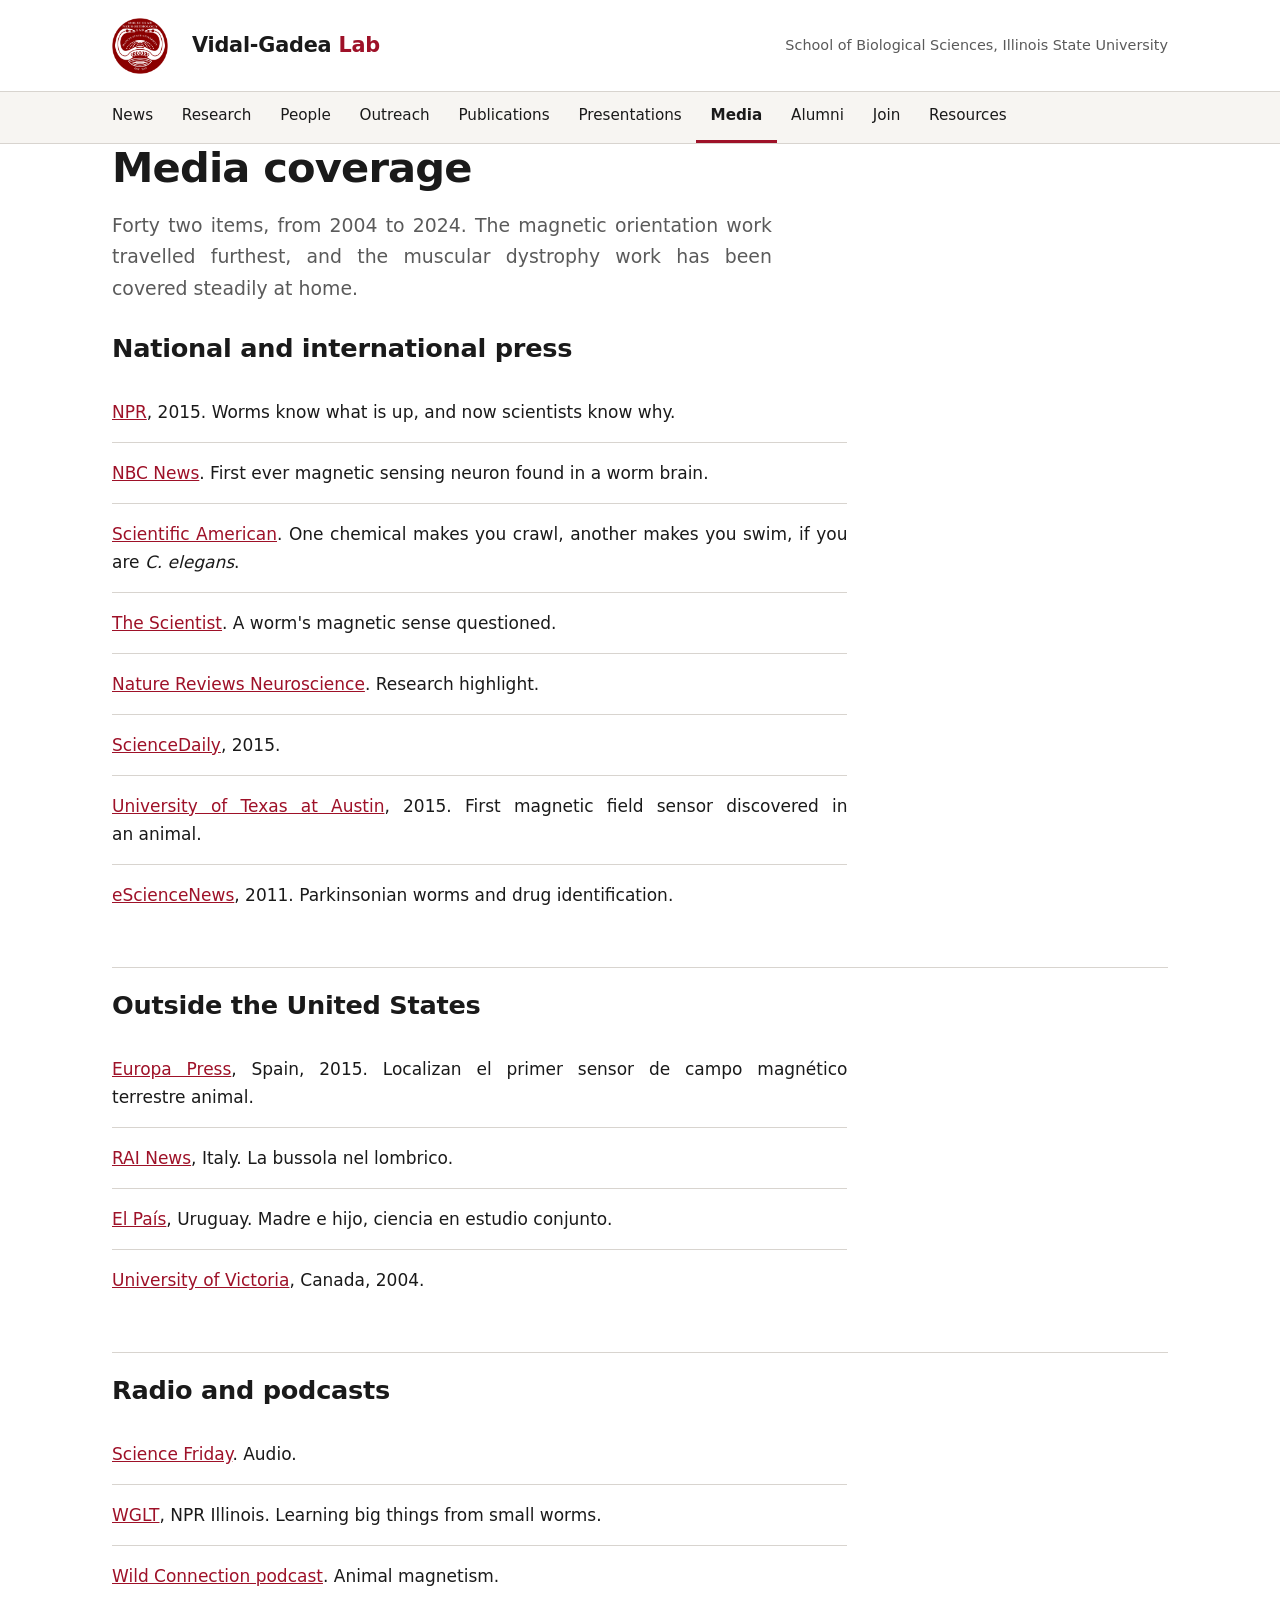
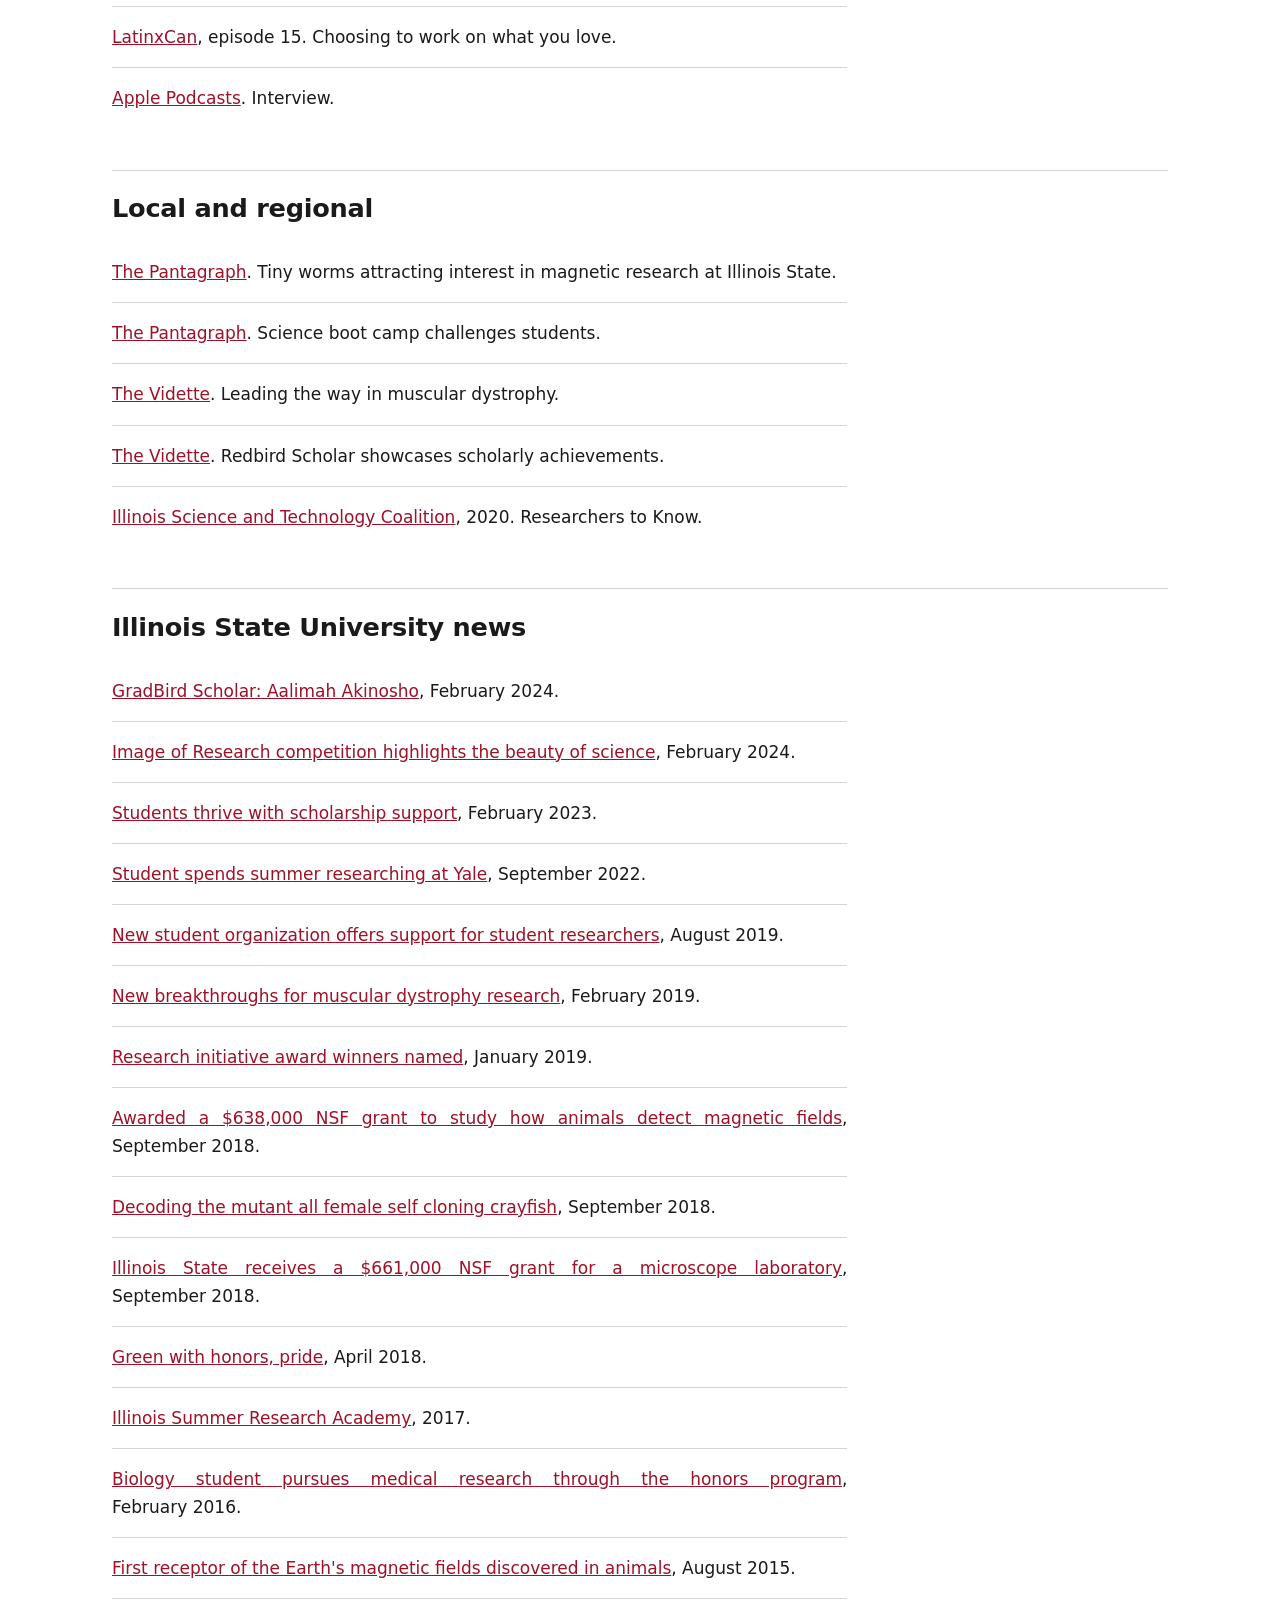
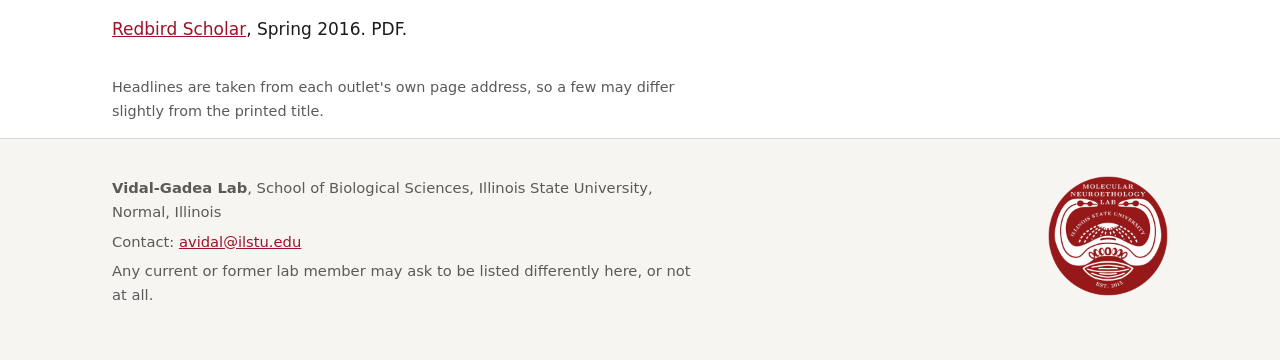
<file: media.html>
<!doctype html>
<html lang="en">
<head>
<meta charset="utf-8">
<meta name="viewport" content="width=device-width, initial-scale=1">
<title>Media coverage — Vidal-Gadea Lab</title>
<meta name="description" content="Press, radio and podcast coverage of the Vidal-Gadea Lab, from NPR and NBC News to Europa Press and RAI.">
<meta property="og:title" content="Media coverage — Vidal-Gadea Lab">
<meta property="og:description" content="Press, radio and podcast coverage of the Vidal-Gadea Lab, from NPR and NBC News to Europa Press and RAI.">
<meta property="og:url" content="https://agvg75.github.io/lab/media.html">
<link rel="icon" href="favicon.ico" sizes="32x32">
<link rel="icon" type="image/png" sizes="512x512" href="favicon-512.png">
<link rel="apple-touch-icon" href="favicon-180.png">
<meta property="og:site_name" content="Vidal-Gadea Lab">
<meta property="og:type" content="website">
<meta property="og:image" content="https://agvg75.github.io/lab/social-card.jpg">
<meta property="og:image:width" content="1200">
<meta property="og:image:height" content="630">
<meta name="twitter:card" content="summary_large_image">
<link rel="stylesheet" href="style.css">
</head>
<body>
<a class="skip" href="#main">Skip to main content</a>

<header class="masthead">
  <div class="wrap">
    <a class="brand" href="index.html" aria-label="Vidal-Gadea Lab home"><picture><source srcset="logo-white-360.png" media="(prefers-color-scheme: dark)" class="logo-dark"><img class="logo" src="logo-red-360.png" width="56" height="56" alt=""></picture></a>
    <a class="wordmark" href="index.html">Vidal-Gadea <span>Lab</span></a>
    <p class="tagline">School of Biological Sciences, Illinois State University</p>
  </div>
</header>

<nav class="primary" aria-label="Primary">
  <ul>
    <li><a href="news.html">News</a></li>
    <li><a href="research.html">Research</a></li>
    <li><a href="people.html">People</a></li>
    <li><a href="outreach.html">Outreach</a></li>
    <li><a href="publications.html">Publications</a></li>
    <li><a href="presentations.html">Presentations</a></li>
    <li><a href="media.html" aria-current="page">Media</a></li>
    <li><a href="alumni.html">Alumni</a></li>
    <li><a href="join.html">Join</a></li>
    <li><a href="resources.html">Resources</a></li>
  </ul>
</nav>

<main id="main" class="wrap">

  <h1>Media coverage</h1>

  <p class="lede">Forty two items, from 2004 to 2024. The magnetic orientation work travelled
  furthest, and the muscular dystrophy work has been covered steadily at home.</p>

  <h2>National and international press</h2>
  <ul class="pubs">
    <li><a href="https://www.npr.org/sections/thetwo-way/2015/06/17/415233214/worms-know-whats-up-and-now-scientists-know-why">NPR</a>, 2015. Worms know what is up, and now scientists know why.</li>
    <li><a href="https://www.nbcnews.com/science/science-news/first-ever-magnetic-sensing-neuron-found-worm-brain-n377216">NBC News</a>. First ever magnetic sensing neuron found in a worm brain.</li>
    <li><a href="https://blogs.scientificamerican.com/scicurious-brain/one-chemical-makes-you-crawl-another-makes-you-swim-if-you-are-c-elegans/">Scientific American</a>. One chemical makes you crawl, another makes you swim, if you are <em>C. elegans</em>.</li>
    <li><a href="https://www.the-scientist.com/daily-news/worms-magnetic-sense-questioned-33342">The Scientist</a>. A worm's magnetic sense questioned.</li>
    <li><a href="https://www.nature.com/articles/nrn3996">Nature Reviews Neuroscience</a>. Research highlight.</li>
    <li><a href="https://www.sciencedaily.com/releases/2015/06/150617135040.htm">ScienceDaily</a>, 2015.</li>
    <li><a href="https://news.utexas.edu/2015/06/17/first-magnetic-field-sensor-discovered-in-animal/">University of Texas at Austin</a>, 2015. First magnetic field sensor discovered in an animal.</li>
    <li><a href="http://esciencenews.com/articles/2011/11/10/parkinsonian.worms.may.hold.key.identifying.drugs.parkinsons.disease">eScienceNews</a>, 2011. Parkinsonian worms and drug identification.</li>
  </ul>

  <h2>Outside the United States</h2>
  <ul class="pubs">
    <li><a href="https://www.europapress.es/ciencia/laboratorio/noticia-localizan-primer-sensor-campo-magnetico-terrestre-animal-20150617173901.html">Europa Press</a>, Spain, 2015. Localizan el primer sensor de campo magn&eacute;tico terrestre animal.</li>
    <li><a href="http://www.rainews.it/dl/rainews/articoli/la-bussola-nel-lombrico-4639618b-6d03-4737-a027-baa436b9d985.html">RAI News</a>, Italy. La bussola nel lombrico.</li>
    <li><a href="http://www.elpais.com.uy/vida-actual/madre-hijo-ciencia-estudio-conjunto.html">El Pa&iacute;s</a>, Uruguay. Madre e hijo, ciencia en estudio conjunto.</li>
    <li><a href="https://www.uvic.ca/news/topics/2004+convocation-celebrates-uvic-s-class-of-2003+backgrounder">University of Victoria</a>, Canada, 2004.</li>
  </ul>

  <h2>Radio and podcasts</h2>
  <ul class="pubs">
    <li><a href="https://about.illinoisstate.edu/avidal/files/2019/10/Science-Friday.mp3">Science Friday</a>. Audio.</li>
    <li><a href="https://www.wglt.org/post/learning-big-things-small-worms-isu-research-lab">WGLT</a>, NPR Illinois. Learning big things from small worms.</li>
    <li><a href="https://wildconnection.podbean.com/e/animal-magnetism-with-dr-andreas-vidal-gadea/">Wild Connection podcast</a>. Animal magnetism.</li>
    <li><a href="https://latinxcan.buzzsprout.com/765251/8174335-015-choosing-to-work-on-what-you-love-with-dr-andres-vidal-gadea">LatinxCan</a>, episode 15. Choosing to work on what you love.</li>
    <li><a href="https://podcasts.apple.com/us/podcast/dr-andres-vidal-gadea/id1531801472">Apple Podcasts</a>. Interview.</li>
  </ul>

  <h2>Local and regional</h2>
  <ul class="pubs">
    <li><a href="https://www.pantagraph.com/news/local/education/tiny-worms-attracting-interest-in-magnetic-research-at-isu/article_9c08cd78-4f5c-548e-9881-f5edd8a4f36b.html">The Pantagraph</a>. Tiny worms attracting interest in magnetic research at Illinois State.</li>
    <li><a href="https://www.pantagraph.com/news/local/education/science-boot-camp-challenges-students/article_170de996-4bad-55c6-b9d0-631fe1af779e.html">The Pantagraph</a>. Science boot camp challenges students.</li>
    <li><a href="http://www.videtteonline.com/news/isu-s-vidal-gadea-leads-the-way-in-muscular-dystrophy/article_f94c839c-3c81-11e9-9841-4f6990e1278c.html">The Vidette</a>. Leading the way in muscular dystrophy.</li>
    <li><a href="http://www.videtteonline.com/news/redbird-scholar-showcases-isu-scholarly-achievements/article_c4dc6d70-c1b6-11e8-a493-c34cd4c56243.html">The Vidette</a>. Redbird Scholar showcases scholarly achievements.</li>
    <li><a href="https://www.istcoalition.org/2020-researchers-to-know/">Illinois Science and Technology Coalition</a>, 2020. Researchers to Know.</li>
  </ul>

  <h2>Illinois State University news</h2>
  <ul class="pubs">
    <li><a href="https://news.illinoisstate.edu/2024/02/meet-the-february-2024-gradbird-scholar-aalimah-akinosho/">GradBird Scholar: Aalimah Akinosho</a>, February 2024.</li>
    <li><a href="https://news.illinoisstate.edu/2024/02/image-of-research-competition-highlights-beauty-of-science/">Image of Research competition highlights the beauty of science</a>, February 2024.</li>
    <li><a href="https://news.illinoisstate.edu/2023/02/poised-for-success-students-thrive-with-scholarship-support/">Students thrive with scholarship support</a>, February 2023.</li>
    <li><a href="https://news.illinoisstate.edu/2022/09/illinois-state-student-spends-summer-researching-at-yale/">Student spends summer researching at Yale</a>, September 2022.</li>
    <li><a href="https://news.illinoisstate.edu/2019/08/new-rso-offers-support-for-student-researchers/">New student organization offers support for student researchers</a>, August 2019.</li>
    <li><a href="https://news.illinoisstate.edu/2019/02/vidal-gadea-lab-shows-new-breakthroughs-for-muscular-dystrophy-research/">New breakthroughs for muscular dystrophy research</a>, February 2019.</li>
    <li><a href="https://news.illinoisstate.edu/2019/01/research-initiative-award-winners-named/">Research initiative award winners named</a>, January 2019.</li>
    <li><a href="https://news.illinoisstate.edu/2018/09/vidal-gadea-awarded-638000-nsf-grant-to-study-how-animals-detect-magnetic-fields/">Awarded a $638,000 NSF grant to study how animals detect magnetic fields</a>, September 2018.</li>
    <li><a href="https://news.illinoisstate.edu/2018/09/decoding-the-mutant-all-female-self-cloning-crayfish/">Decoding the mutant all female self cloning crayfish</a>, September 2018.</li>
    <li><a href="https://news.illinoisstate.edu/2018/09/illinois-state-university-receives-661000-nsf-grant-for-microscope-lab/">Illinois State receives a $661,000 NSF grant for a microscope laboratory</a>, September 2018.</li>
    <li><a href="https://news.illinoisstate.edu/2018/04/green-with-honors-pride/">Green with honors, pride</a>, April 2018.</li>
    <li><a href="https://news.illinoisstate.edu/2017/03/2018-illinois-summer-research-academy-june-25-29/">Illinois Summer Research Academy</a>, 2017.</li>
    <li><a href="https://news.illinoisstate.edu/2016/02/biology-student-pursues-medical-research-honors-program/">Biology student pursues medical research through the honors program</a>, February 2016.</li>
    <li><a href="https://news.illinoisstate.edu/2015/08/vidal-gadea-discovers-first-receptor-of-earths-magnetic-fields-in-animals/">First receptor of the Earth's magnetic fields discovered in animals</a>, August 2015.</li>
    <li><a href="https://d32dsh9a6dg9hg.cloudfront.net/wp-content/uploads/2016/03/14085742/RedbirdScholar_Spring2016.pdf">Redbird Scholar</a>, Spring 2016. PDF.</li>
  </ul>

  <p class="meta">Headlines are taken from each outlet's own page address, so a few may differ
  slightly from the printed title.</p>

</main>

<footer>
  <div class="wrap">
    <img class="footlogo" src="logo-red-360.png" alt="Vidal-Gadea Lab logo: two nematodes encircling a pharynx, muscle and a row of eggs. Established 2015." width="120" height="120" loading="lazy">
    <p><strong>Vidal-Gadea Lab</strong>, School of Biological Sciences, Illinois State University, Normal, Illinois</p>
    <p>Contact: <a href="mailto:avidal@ilstu.edu">avidal@ilstu.edu</a></p>
    <p>Any current or former lab member may ask to be listed differently here, or not at all.</p>
  </div>
</footer>

<script src="ui.js"></script>
<script data-goatcounter="https://vidalgadea.goatcounter.com/count"
        async src="//gc.zgo.at/count.js"></script>
</body>
</html>
</file>
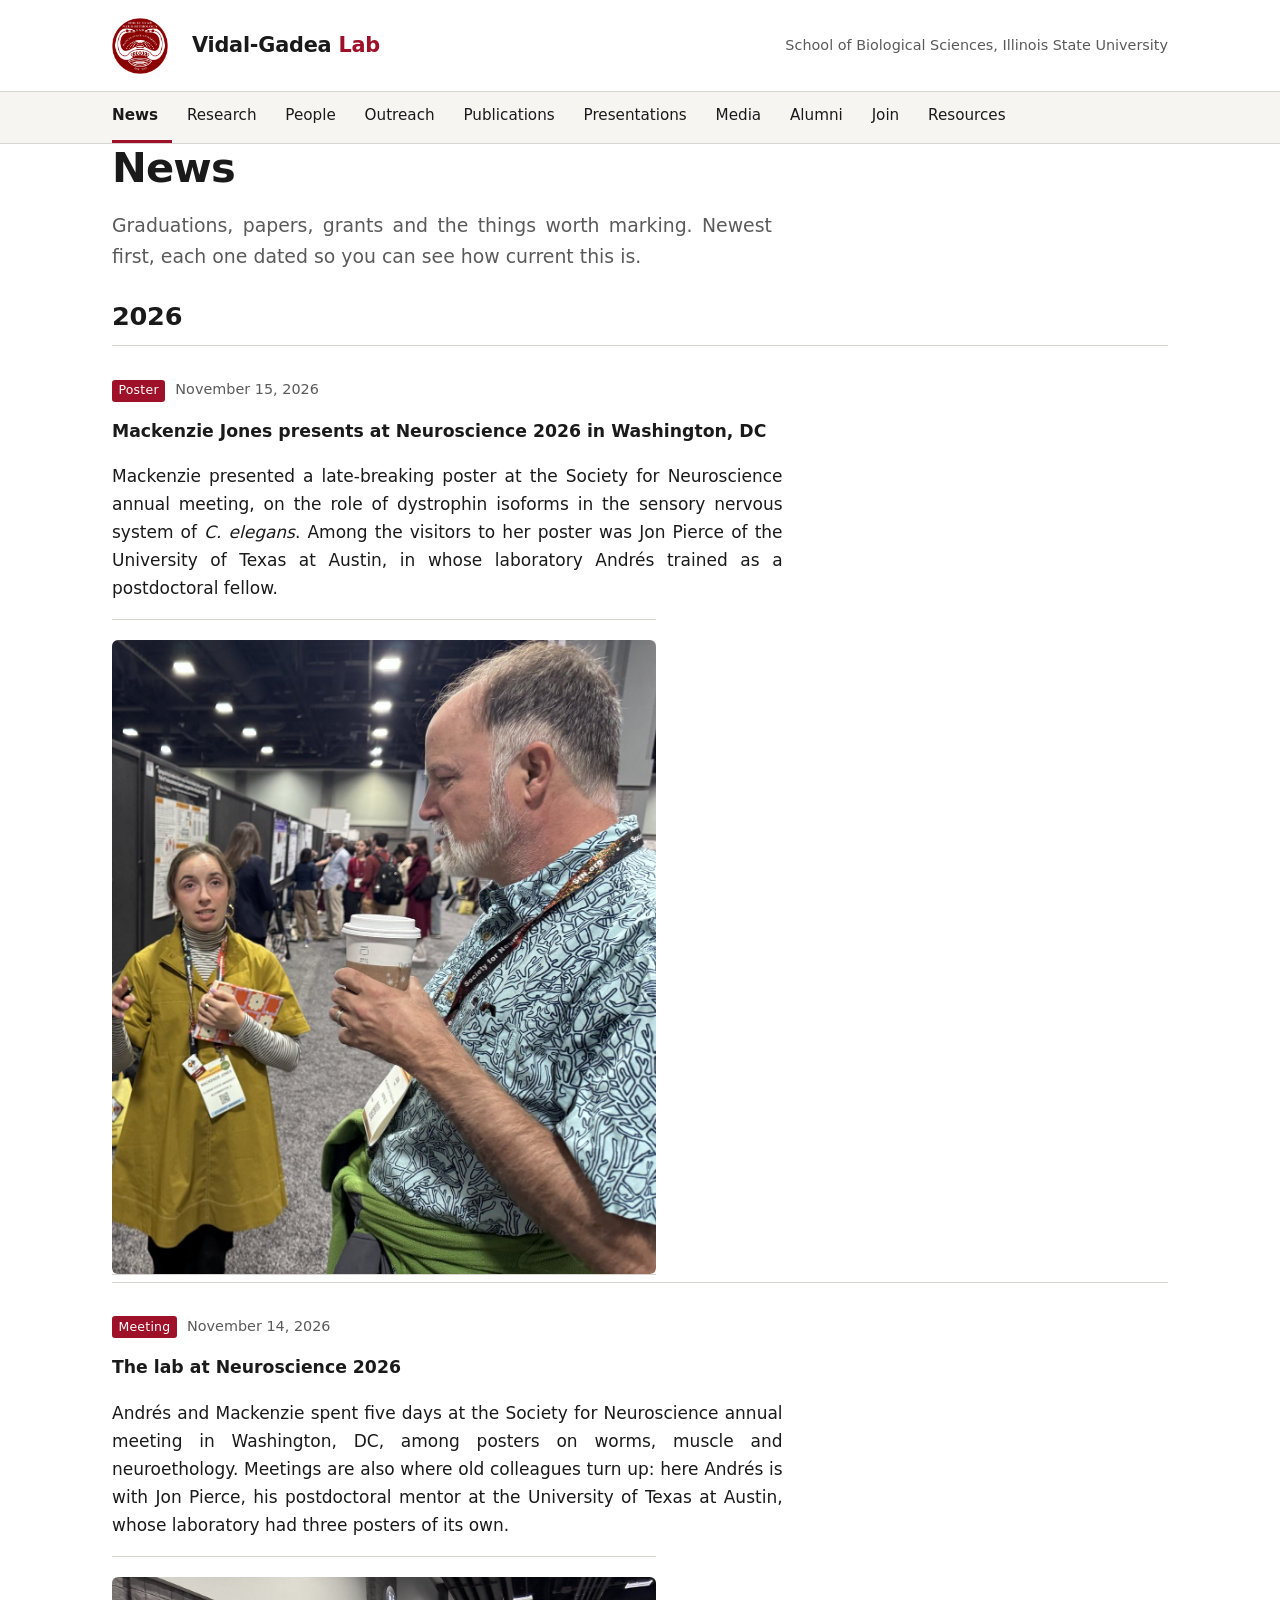
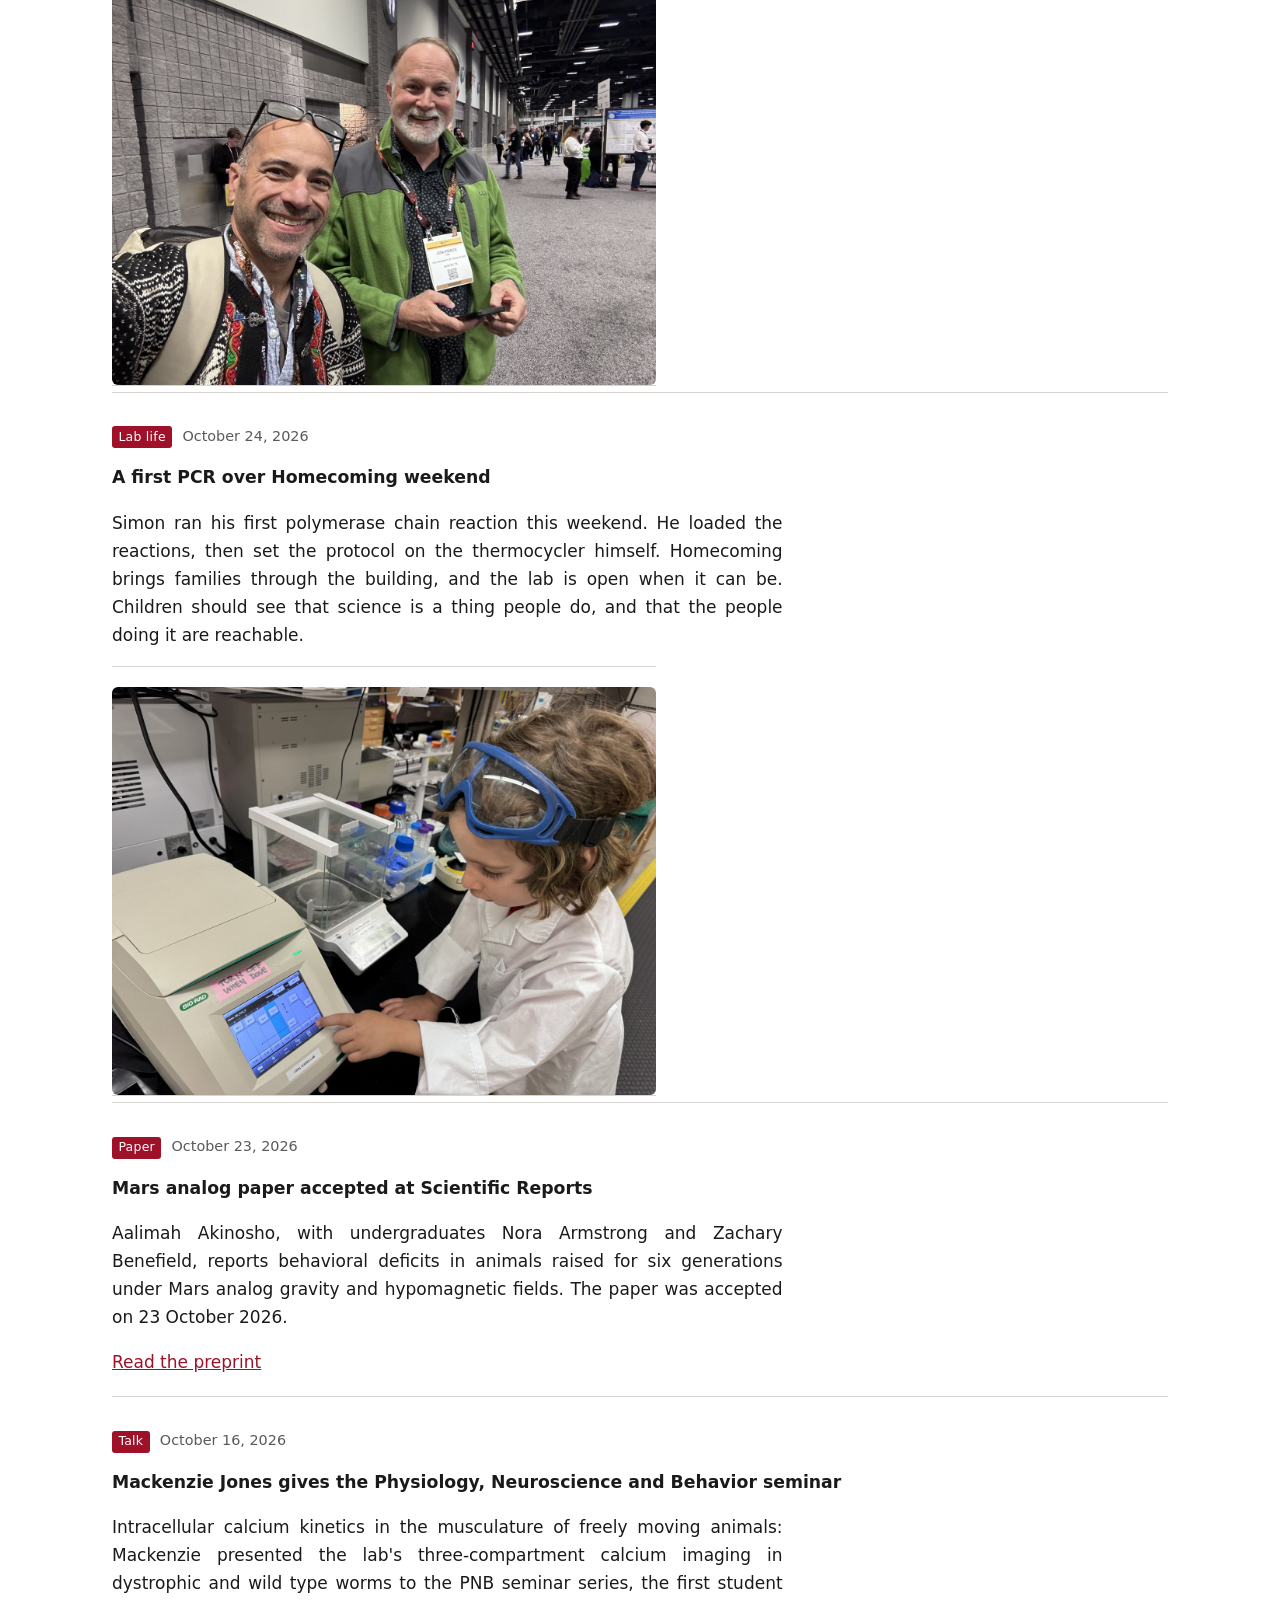
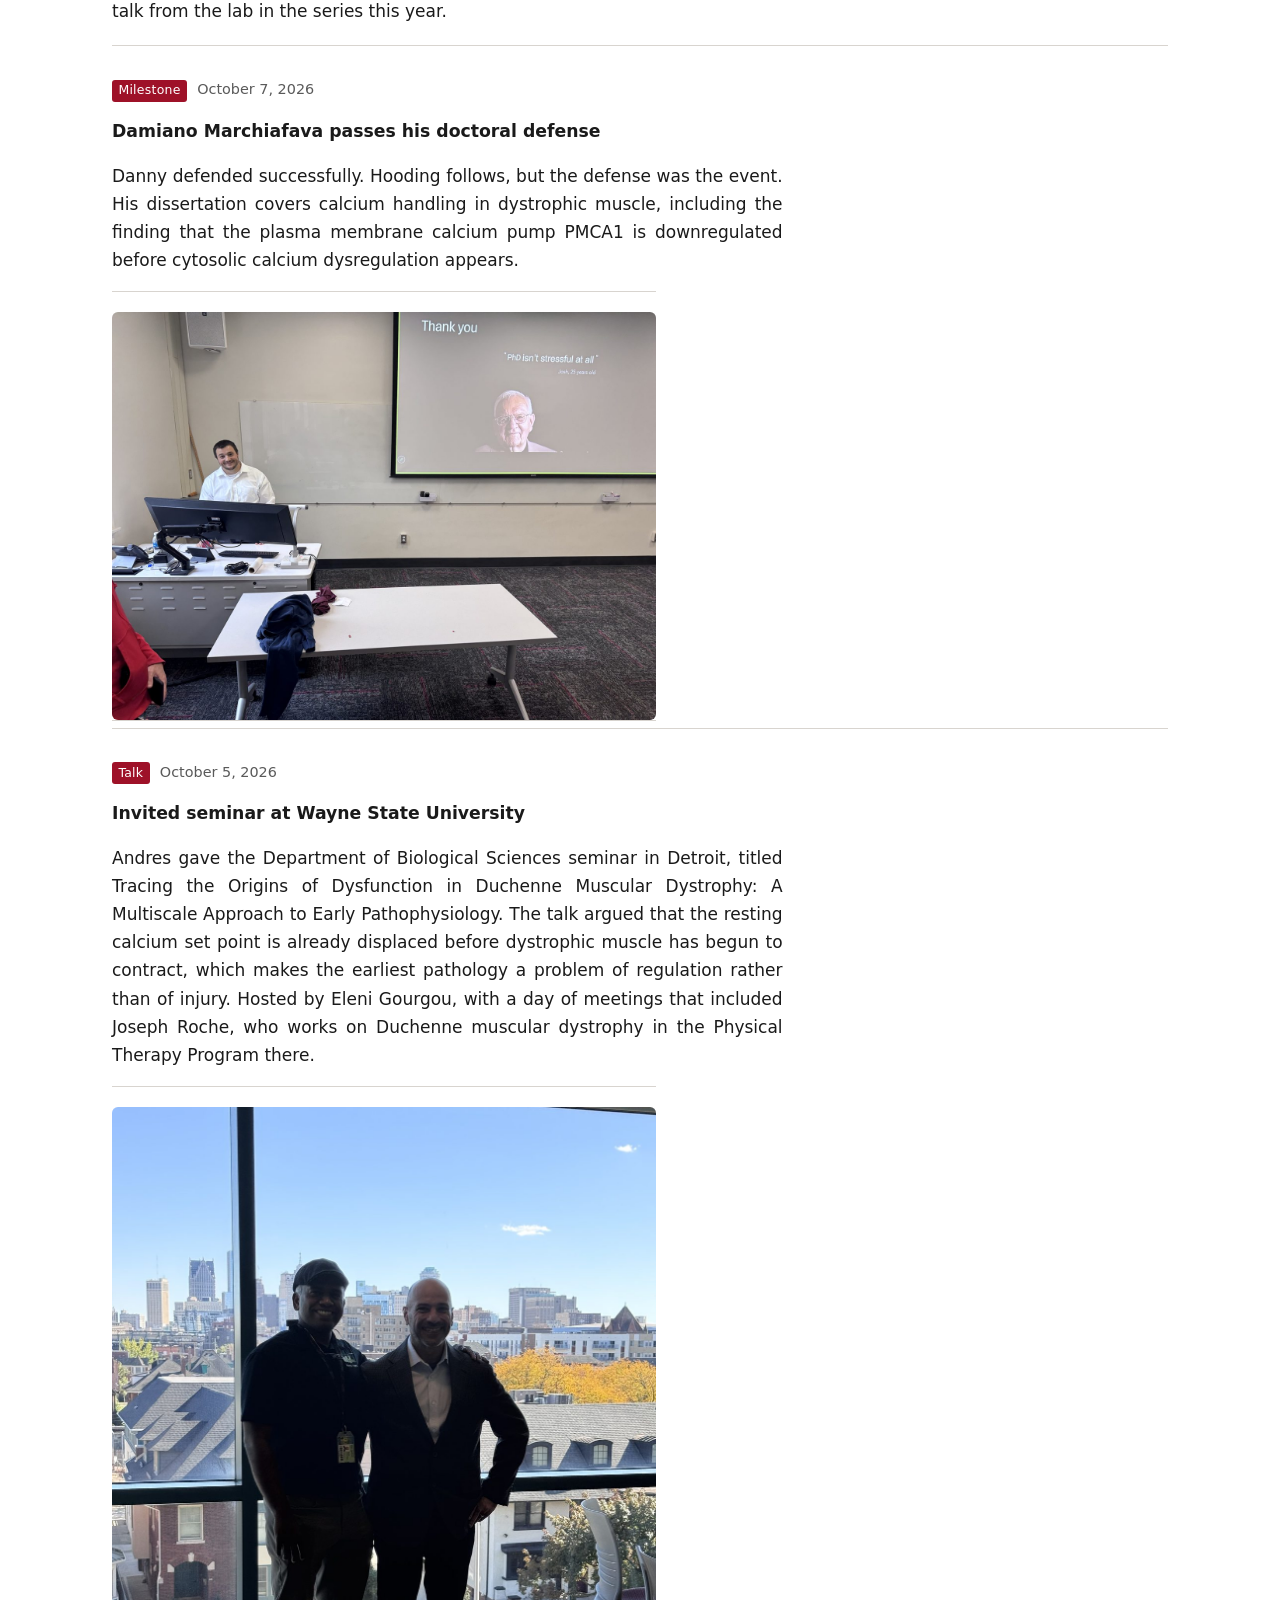
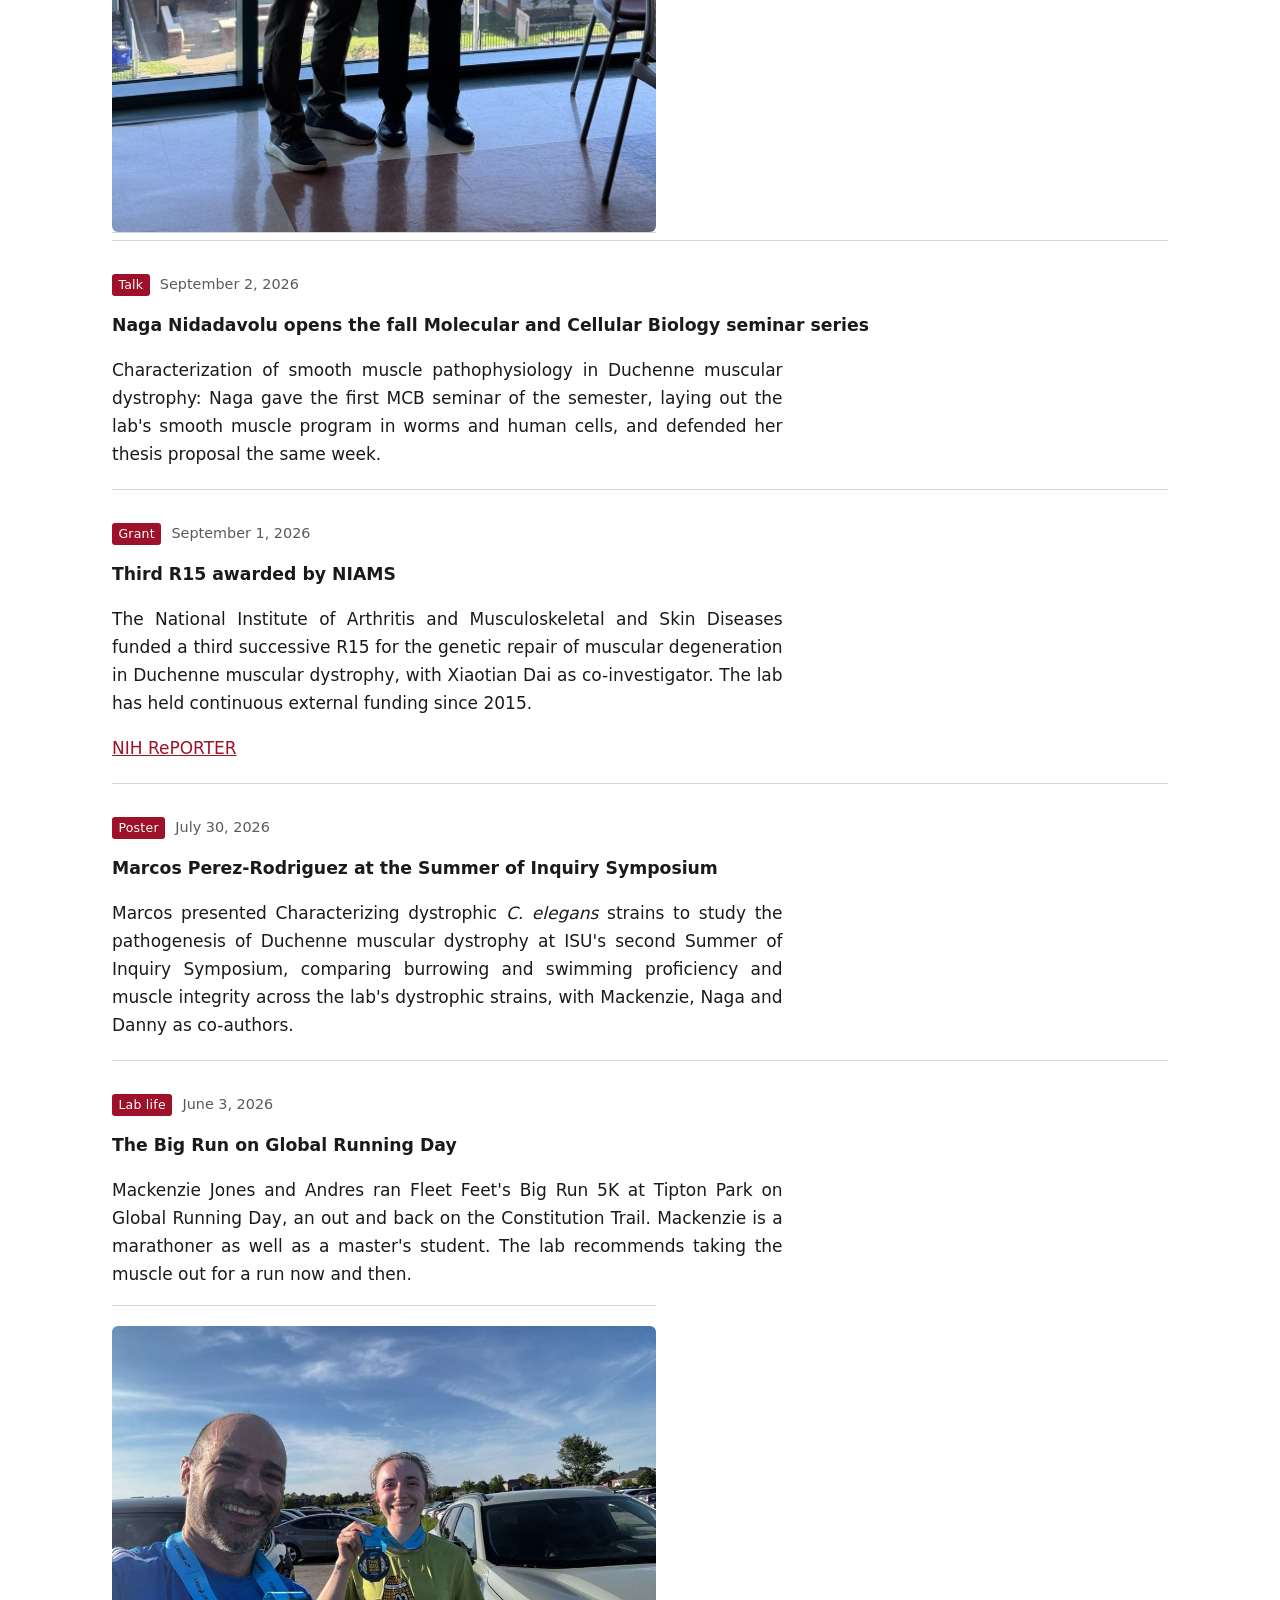
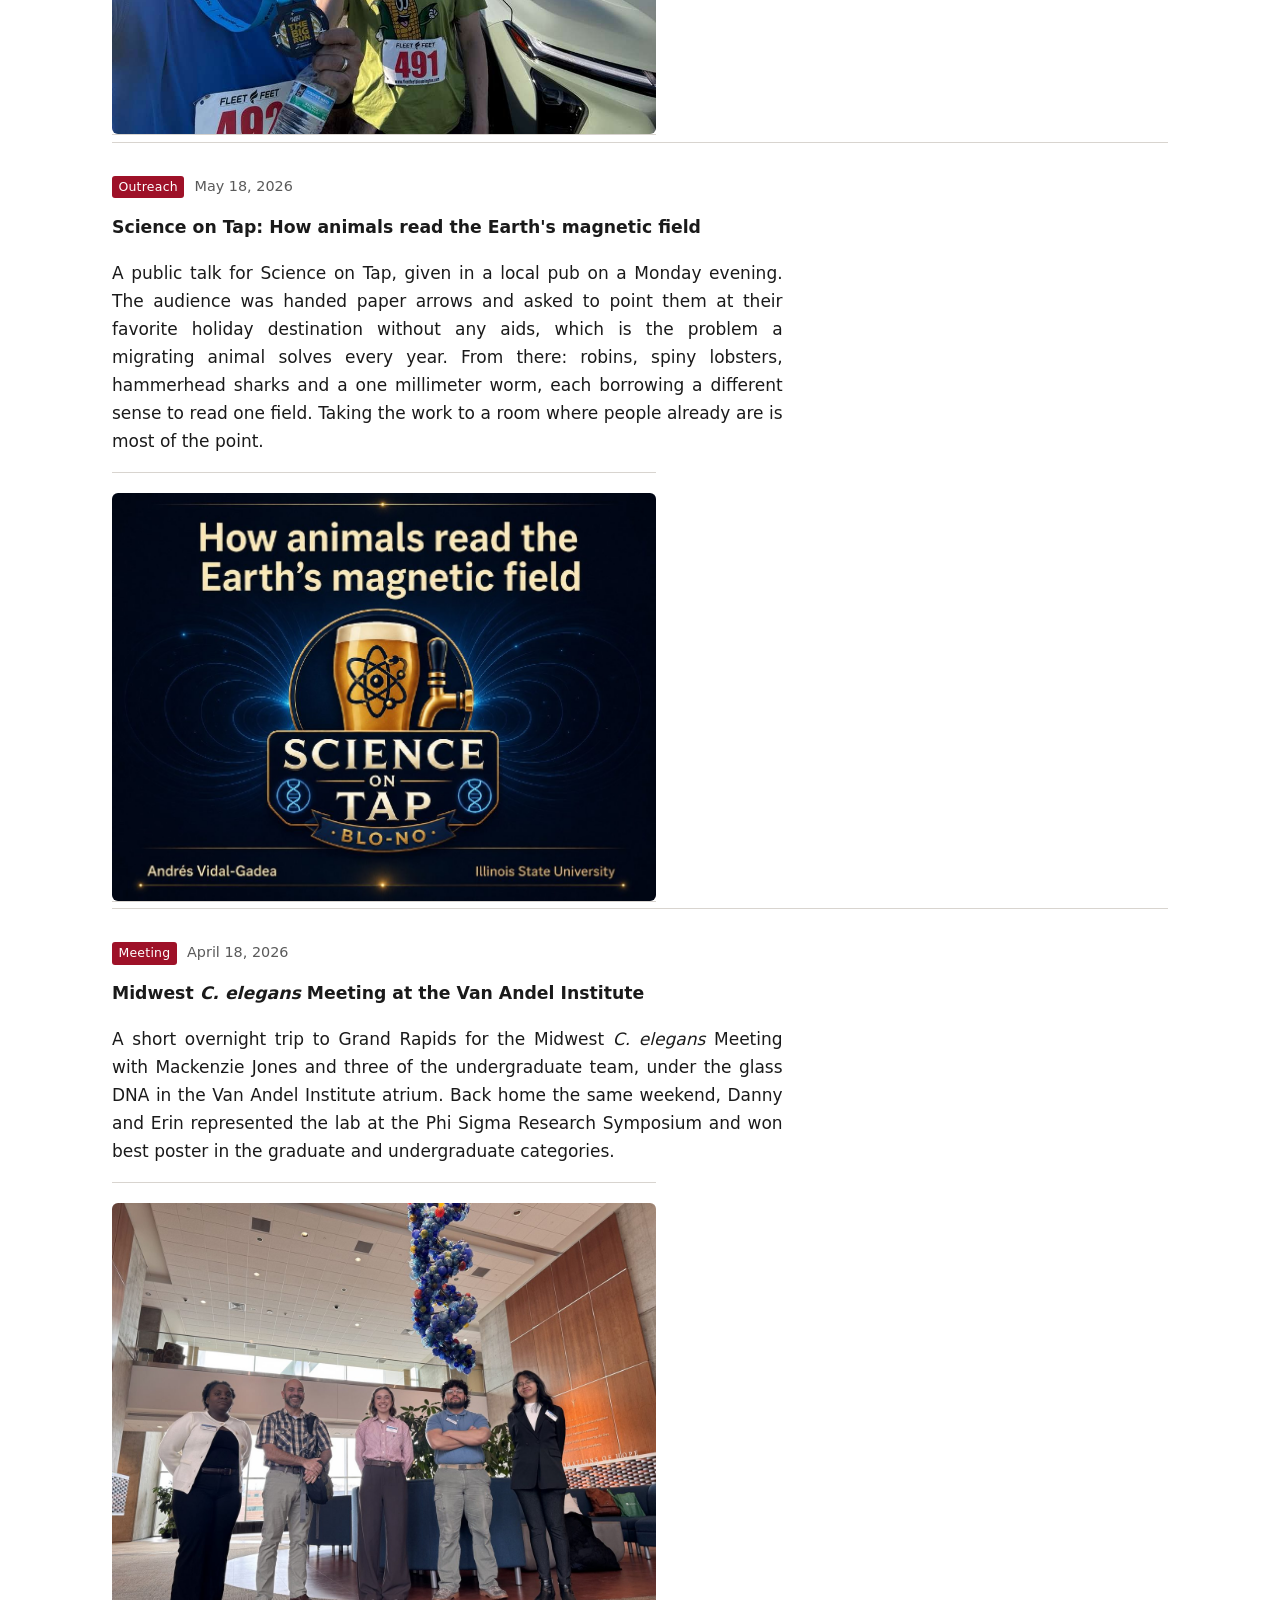
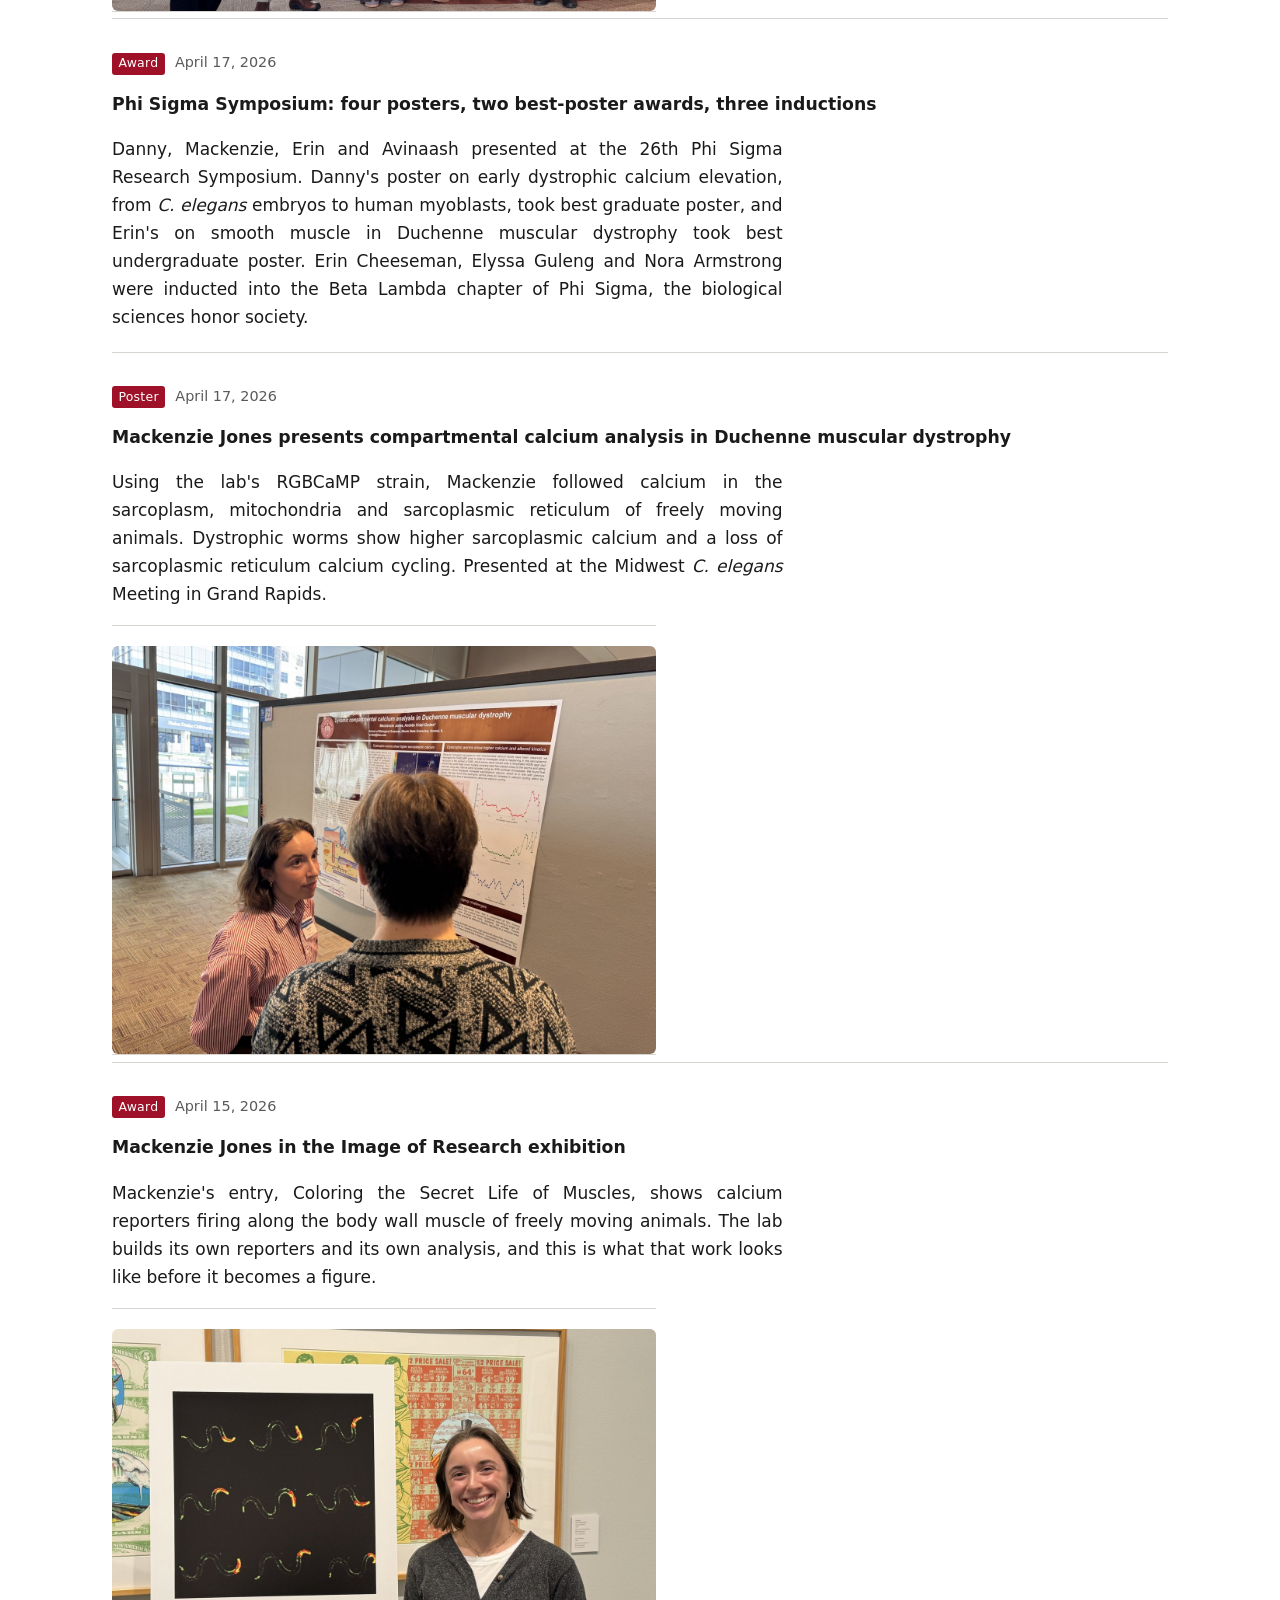
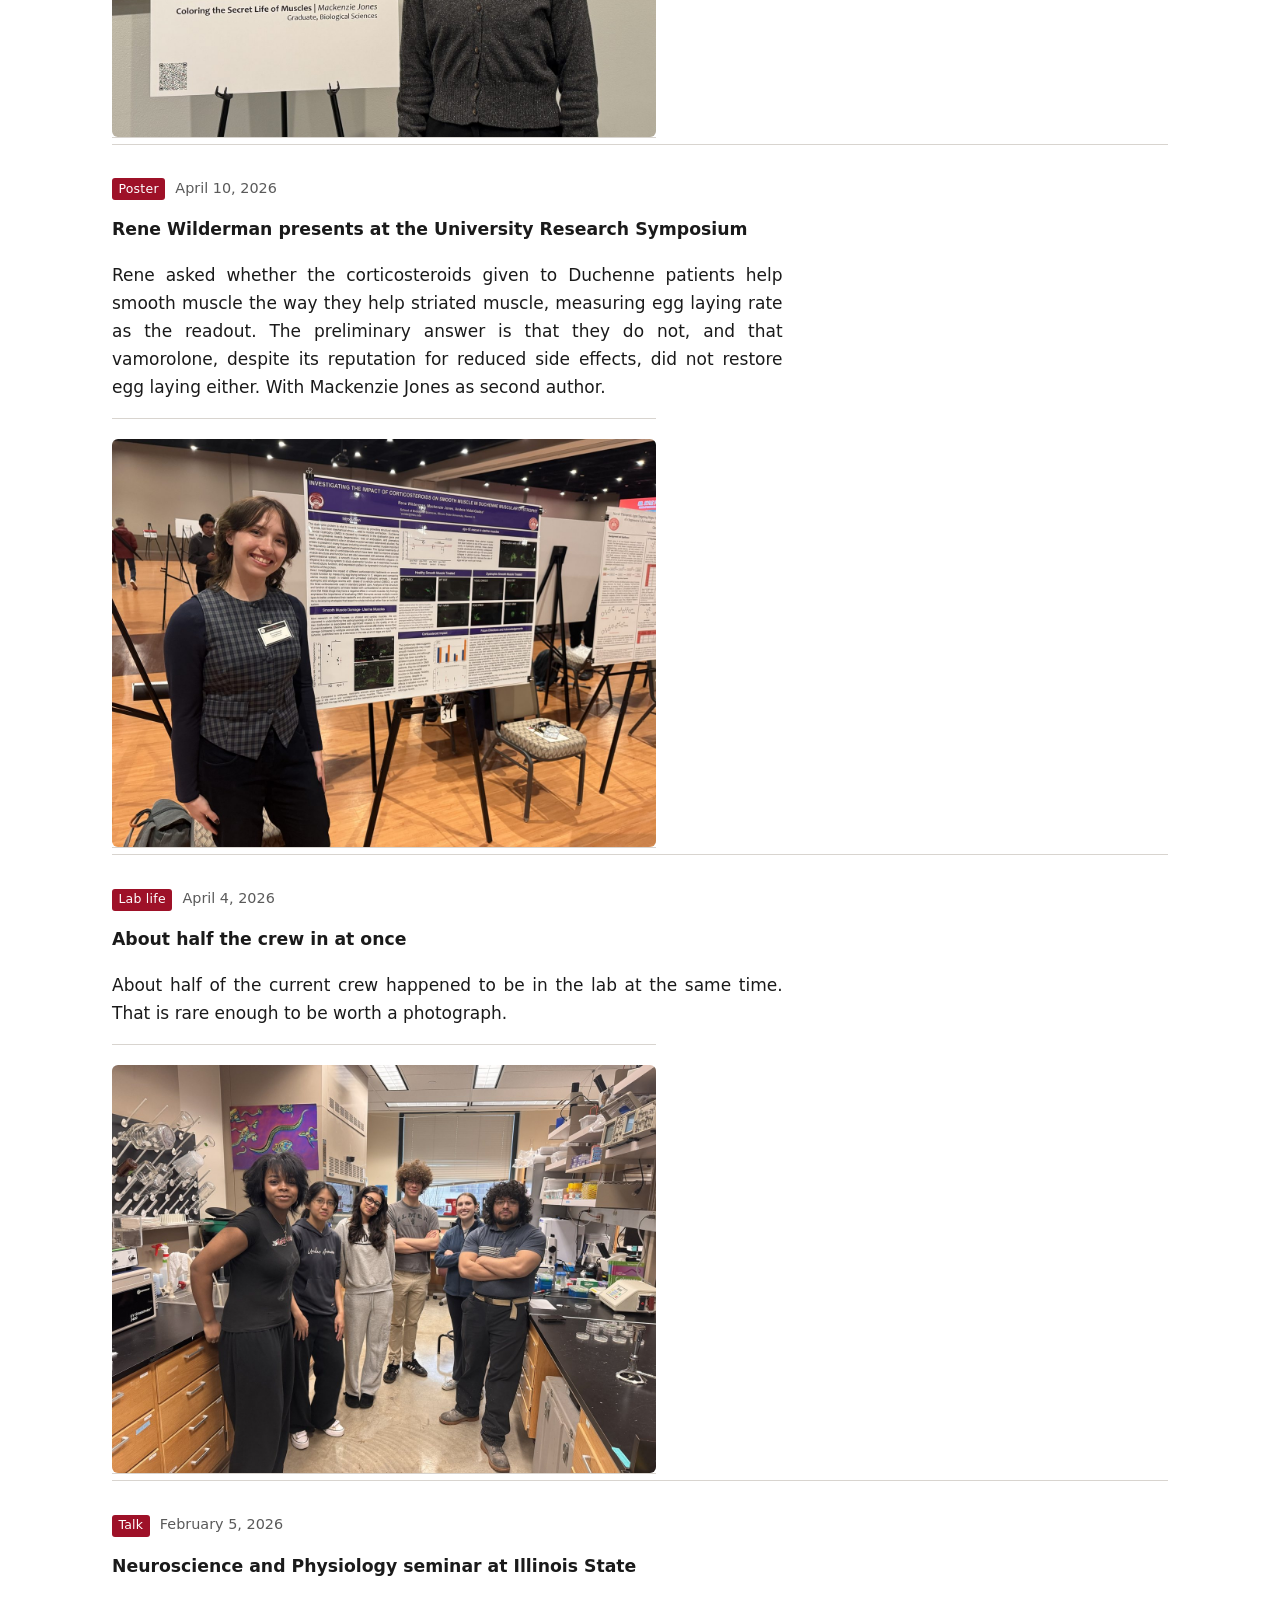
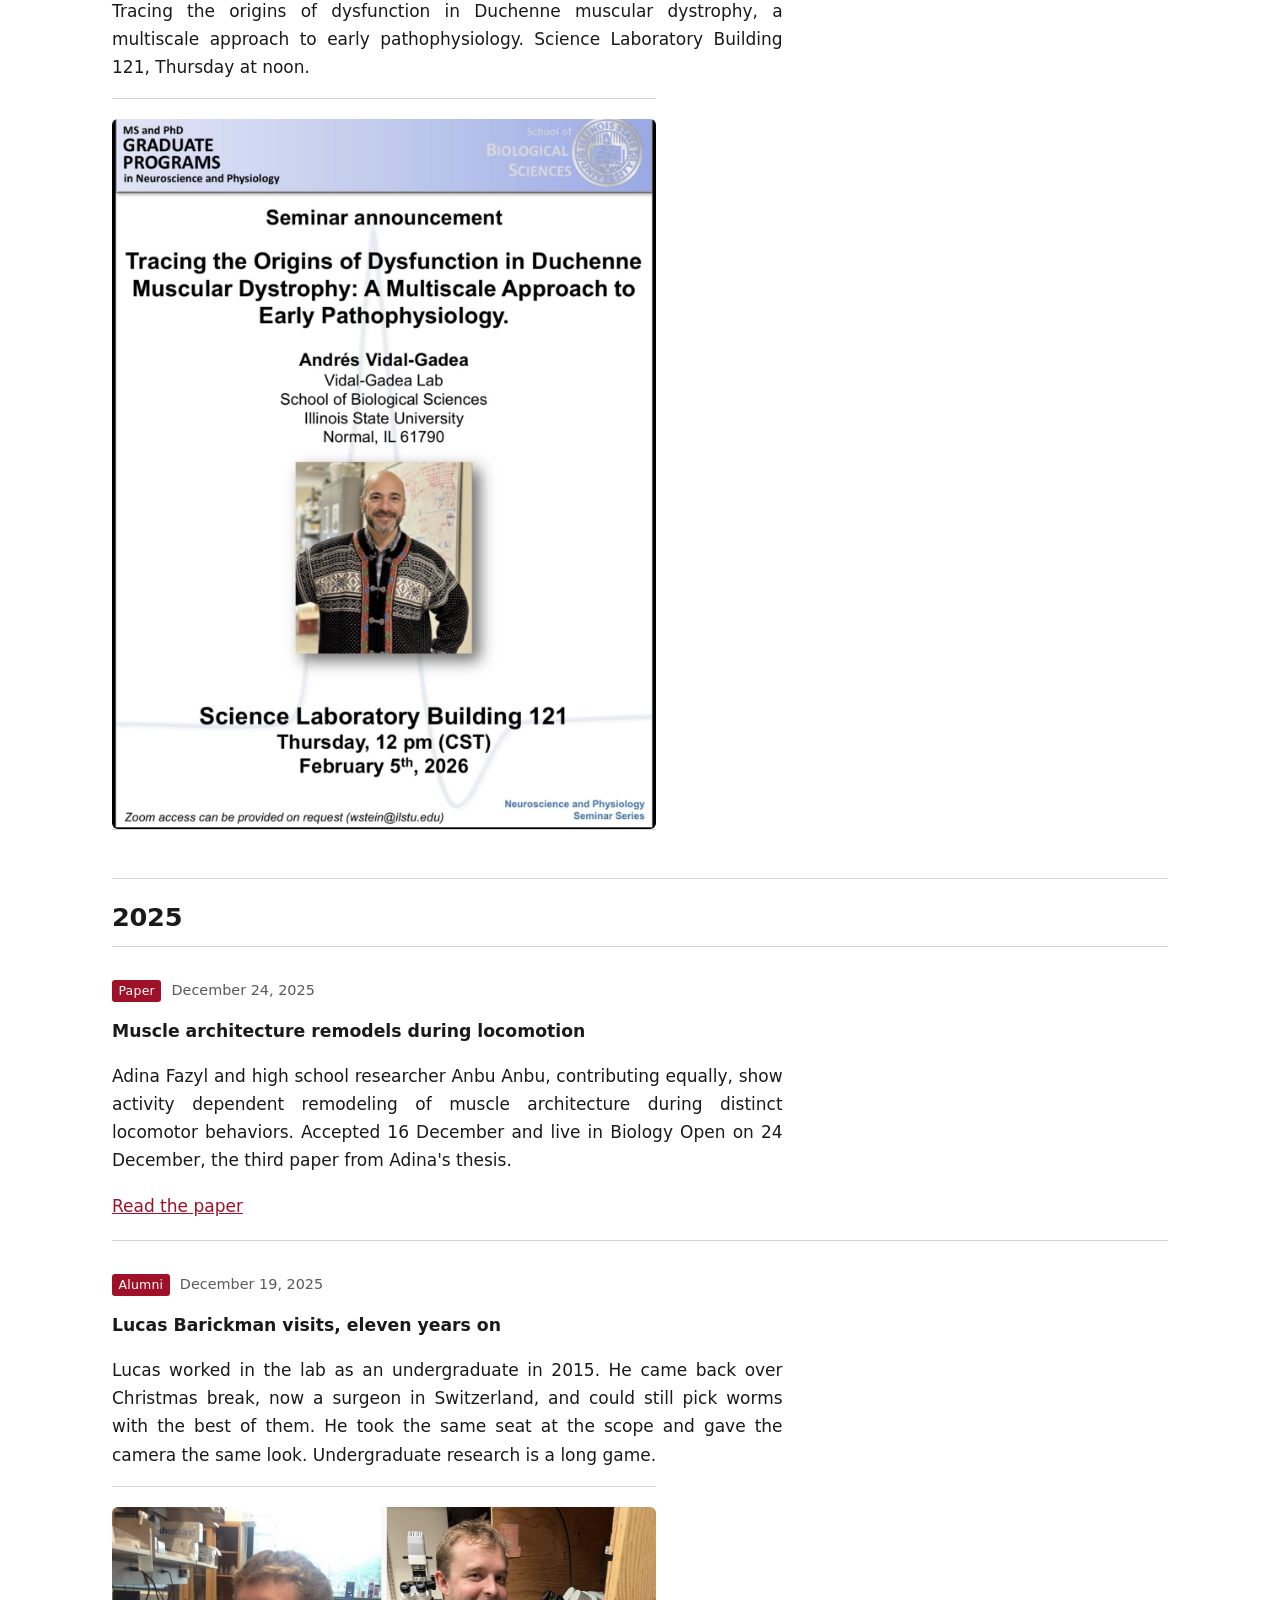
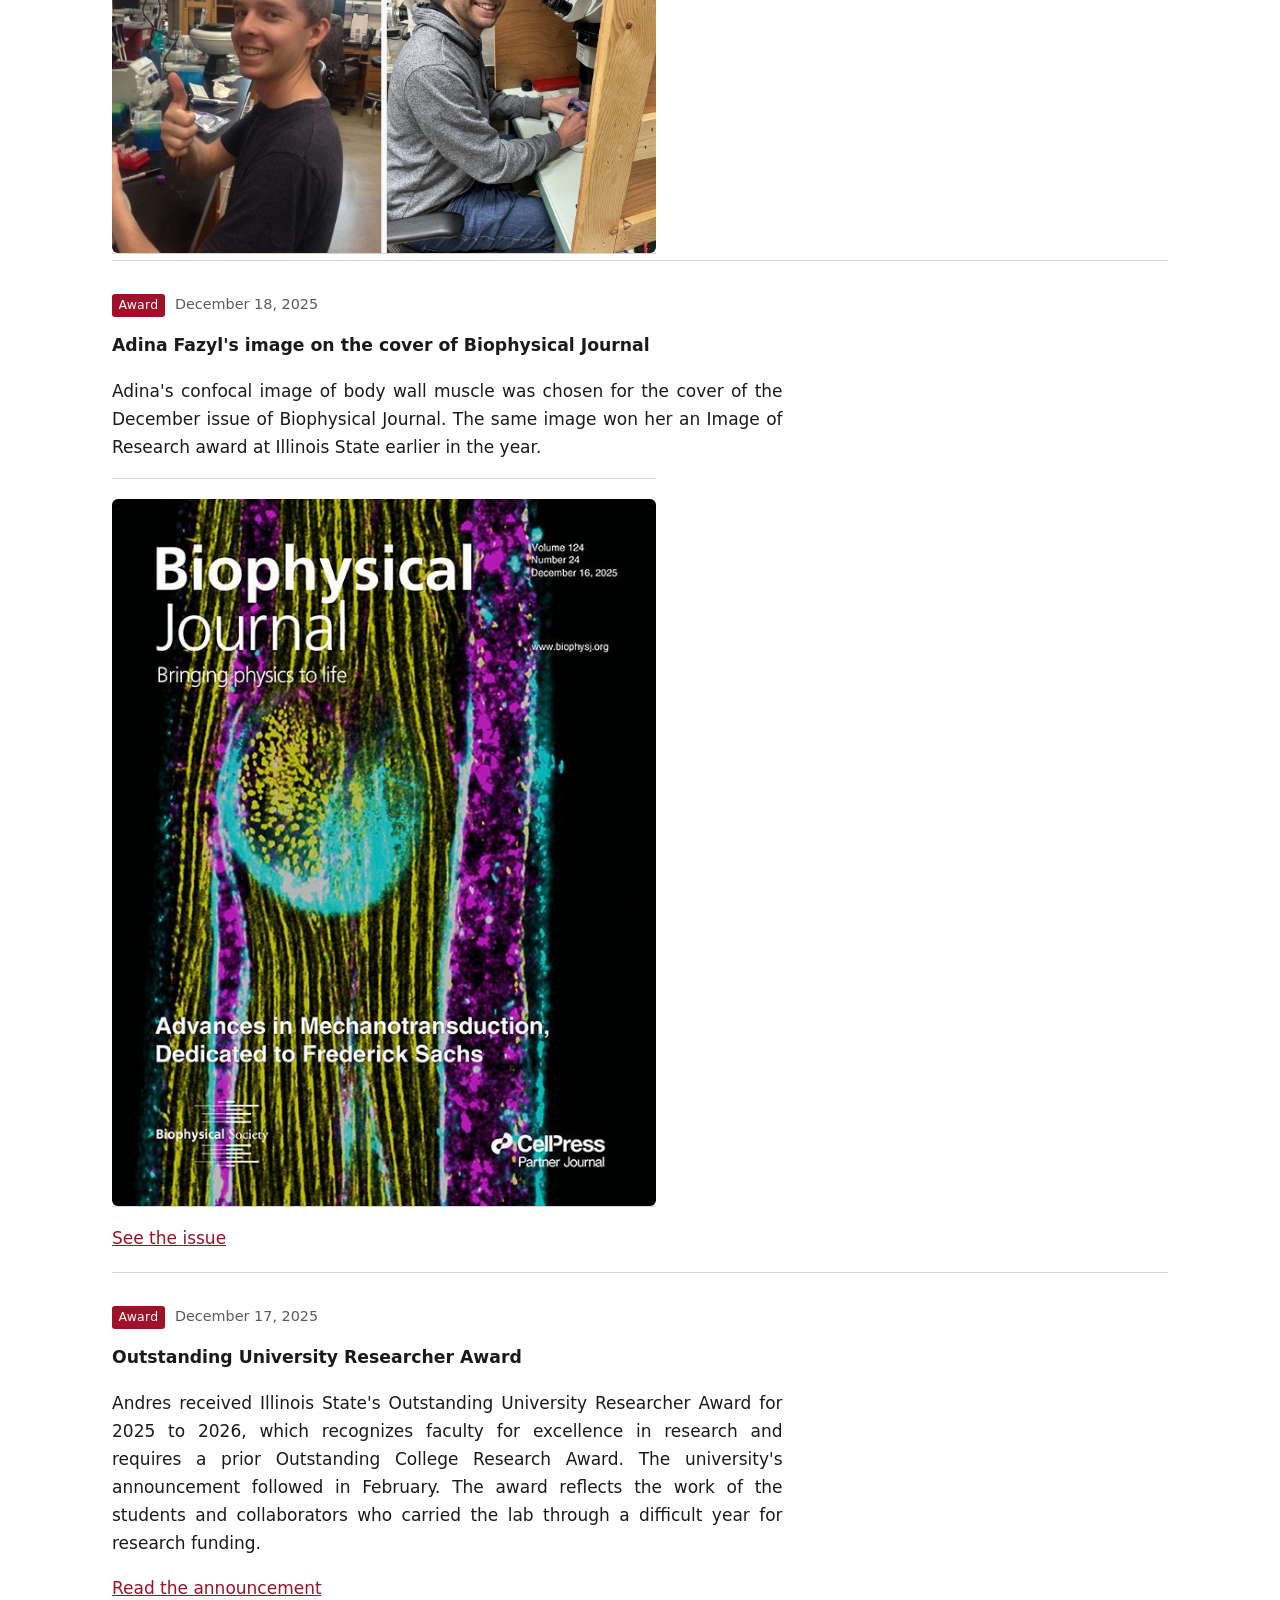
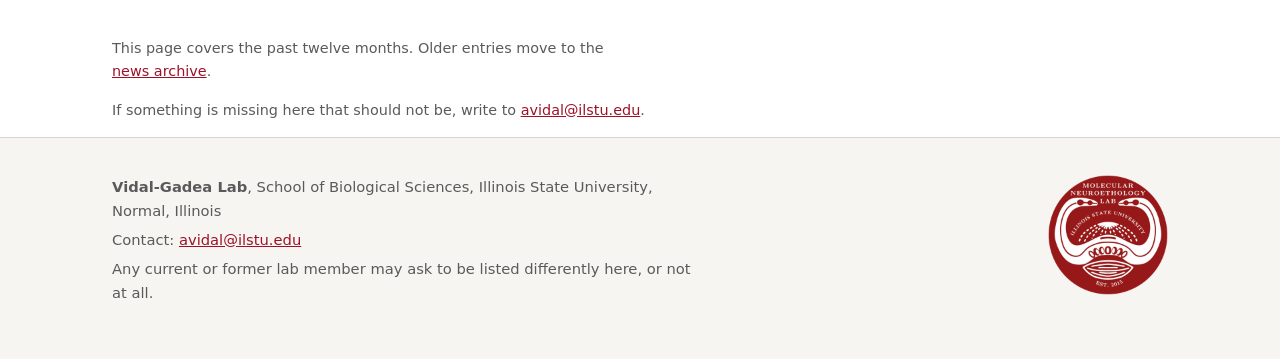
<file: news.html>
<!doctype html>
<html lang="en">
<head>
<meta charset="utf-8">
<meta name="viewport" content="width=device-width, initial-scale=1">
<title>News — Vidal-Gadea Lab</title>
<meta name="description" content="News from the Vidal-Gadea Lab: graduations, papers, grants and lab milestones.">
<meta property="og:title" content="News — Vidal-Gadea Lab">
<meta property="og:description" content="News from the Vidal-Gadea Lab: graduations, papers, grants and lab milestones.">
<meta property="og:url" content="https://agvg75.github.io/lab/news.html">
<link rel="icon" href="favicon.ico" sizes="32x32">
<link rel="icon" type="image/png" sizes="512x512" href="favicon-512.png">
<link rel="apple-touch-icon" href="favicon-180.png">
<meta property="og:site_name" content="Vidal-Gadea Lab">
<meta property="og:type" content="website">
<meta property="og:image" content="https://agvg75.github.io/lab/social-card.jpg">
<meta property="og:image:width" content="1200">
<meta property="og:image:height" content="630">
<meta name="twitter:card" content="summary_large_image">
<link rel="stylesheet" href="style.css">
</head>
<body>
<a class="skip" href="#main">Skip to main content</a>

<header class="masthead">
  <div class="wrap">
    <a class="brand" href="index.html" aria-label="Vidal-Gadea Lab home"><picture><source srcset="logo-white-360.png" media="(prefers-color-scheme: dark)" class="logo-dark"><img class="logo" src="logo-red-360.png" width="56" height="56" alt=""></picture></a>
    <a class="wordmark" href="index.html">Vidal-Gadea <span>Lab</span></a>
    <p class="tagline">School of Biological Sciences, Illinois State University</p>
  </div>

  <noscript><p class="meta">This page builds its list with JavaScript. With JavaScript off, write to <a href="mailto:avidal@ilstu.edu">avidal@ilstu.edu</a> for anything you are looking for.</p></noscript>
</header>

<nav class="primary" aria-label="Primary">
  <ul>
    <li><a href="news.html" aria-current="page">News</a></li>
    <li><a href="research.html">Research</a></li>
    <li><a href="people.html">People</a></li>
    <li><a href="outreach.html">Outreach</a></li>
    <li><a href="publications.html">Publications</a></li>
    <li><a href="presentations.html">Presentations</a></li>
    <li><a href="media.html">Media</a></li>
    <li><a href="alumni.html">Alumni</a></li>
    <li><a href="join.html">Join</a></li>
    <li><a href="resources.html">Resources</a></li>
  </ul>
</nav>

<main id="main" class="wrap">

  <h1>News</h1>

  <p class="lede">Graduations, papers, grants and the things worth marking. Newest first, each
  one dated so you can see how current this is.</p>

  <div id="newsList" data-view="recent">
    <p class="meta">Entries appear here, newest first.</p>
  </div>

  <p class="meta">This page covers the past twelve months. Older entries move to the
  <a href="archive.html">news archive</a>.</p>

  <p class="meta">If something is missing here that should not be, write to
  <a href="mailto:avidal@ilstu.edu">avidal@ilstu.edu</a>.</p>

</main>

<footer>
  <div class="wrap">
    <img class="footlogo" src="logo-red-360.png" alt="Vidal-Gadea Lab logo: two nematodes encircling a pharynx, muscle and a row of eggs. Established 2015." width="120" height="120" loading="lazy">
    <p><strong>Vidal-Gadea Lab</strong>, School of Biological Sciences, Illinois State University, Normal, Illinois</p>
    <p>Contact: <a href="mailto:avidal@ilstu.edu">avidal@ilstu.edu</a></p>
    <p>Any current or former lab member may ask to be listed differently here, or not at all.</p>
  </div>
</footer>

<script src="news.js"></script>
<script src="ui.js"></script>
<script data-goatcounter="https://vidalgadea.goatcounter.com/count"
        async src="//gc.zgo.at/count.js"></script>
</body>
</html>
</file>
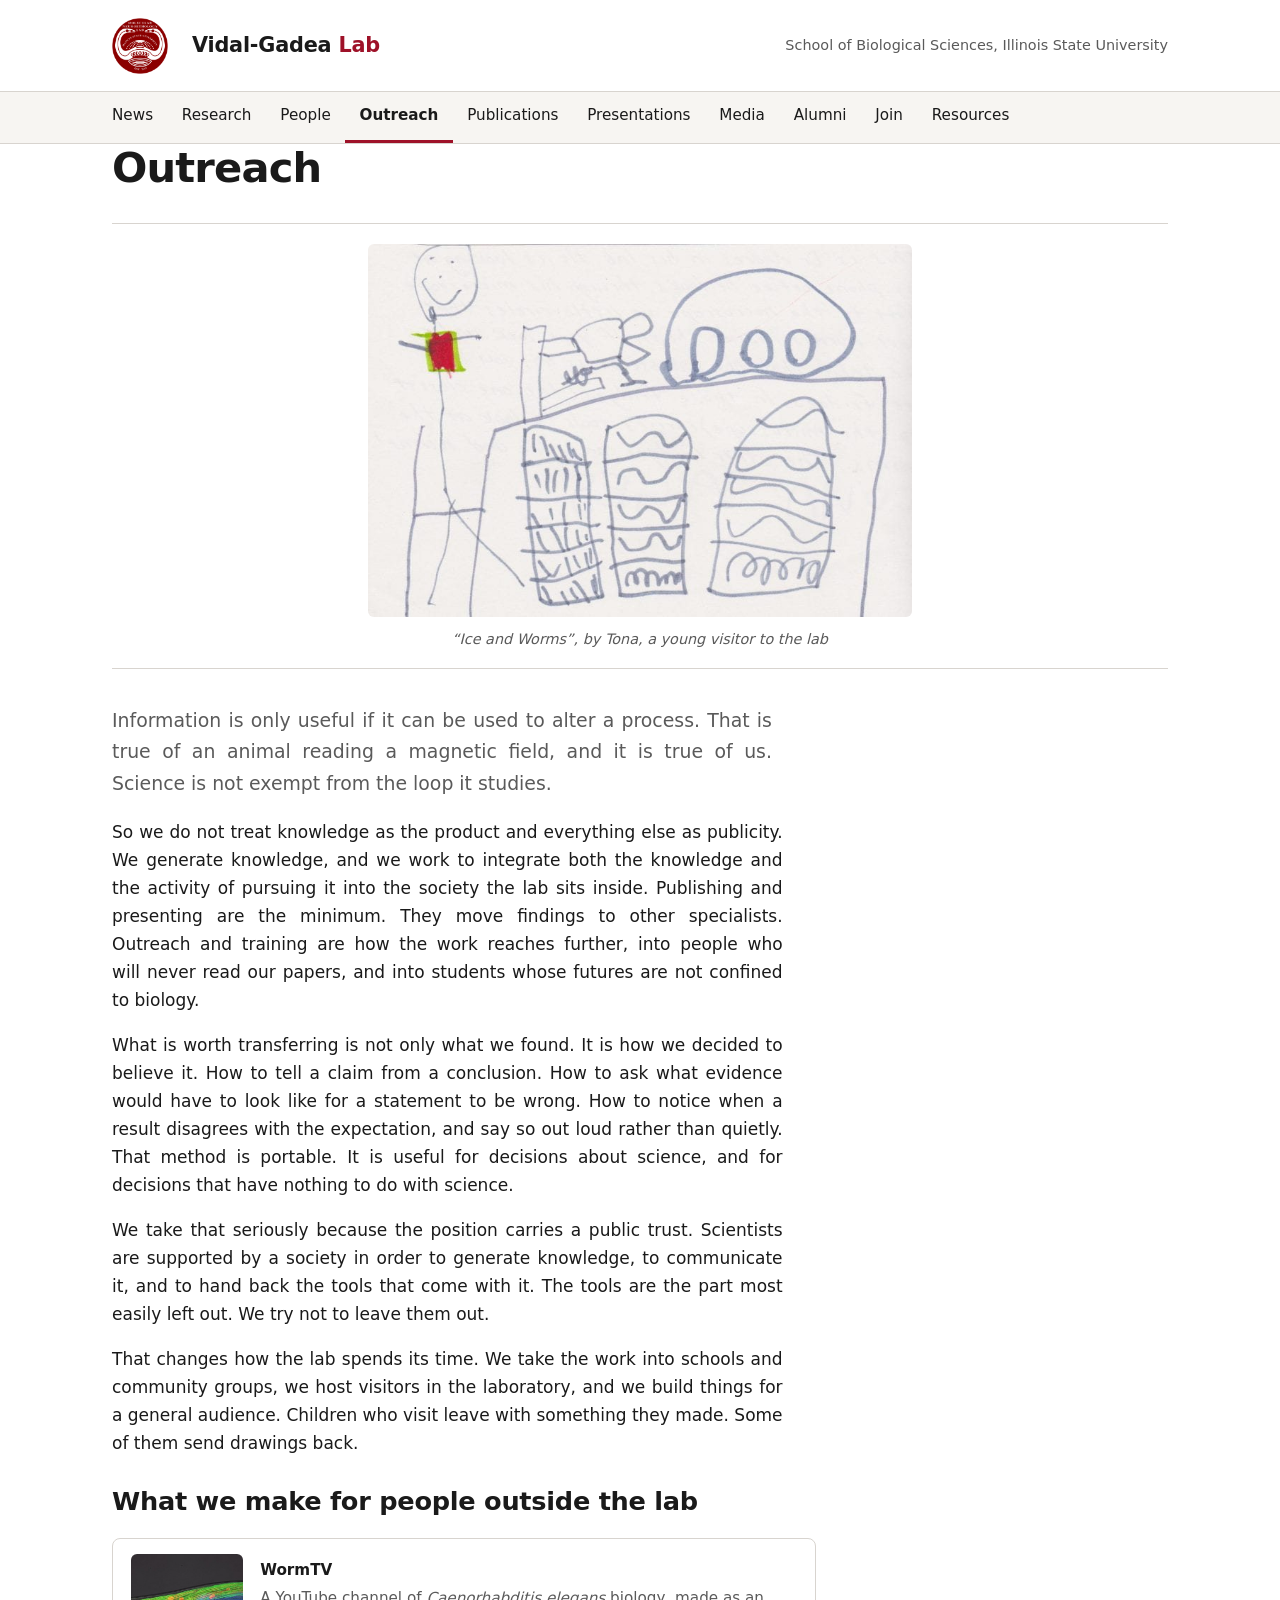
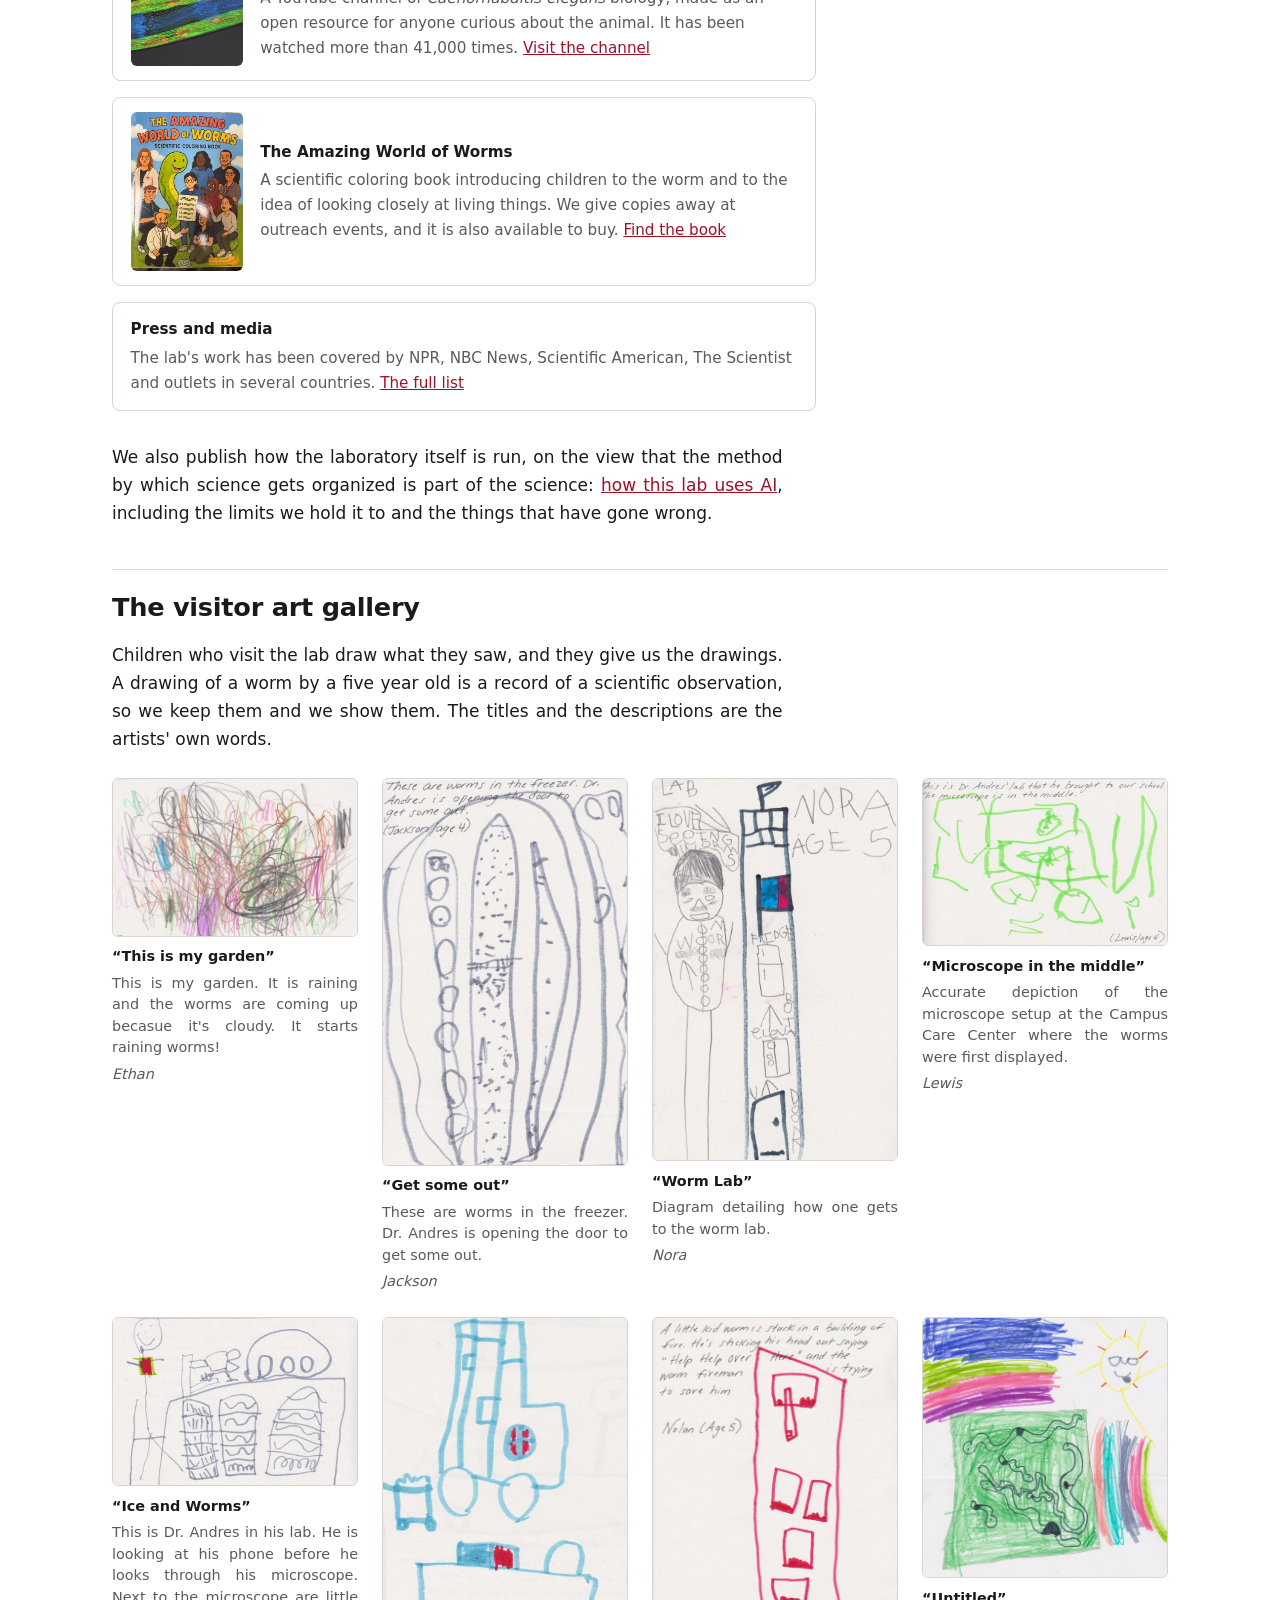
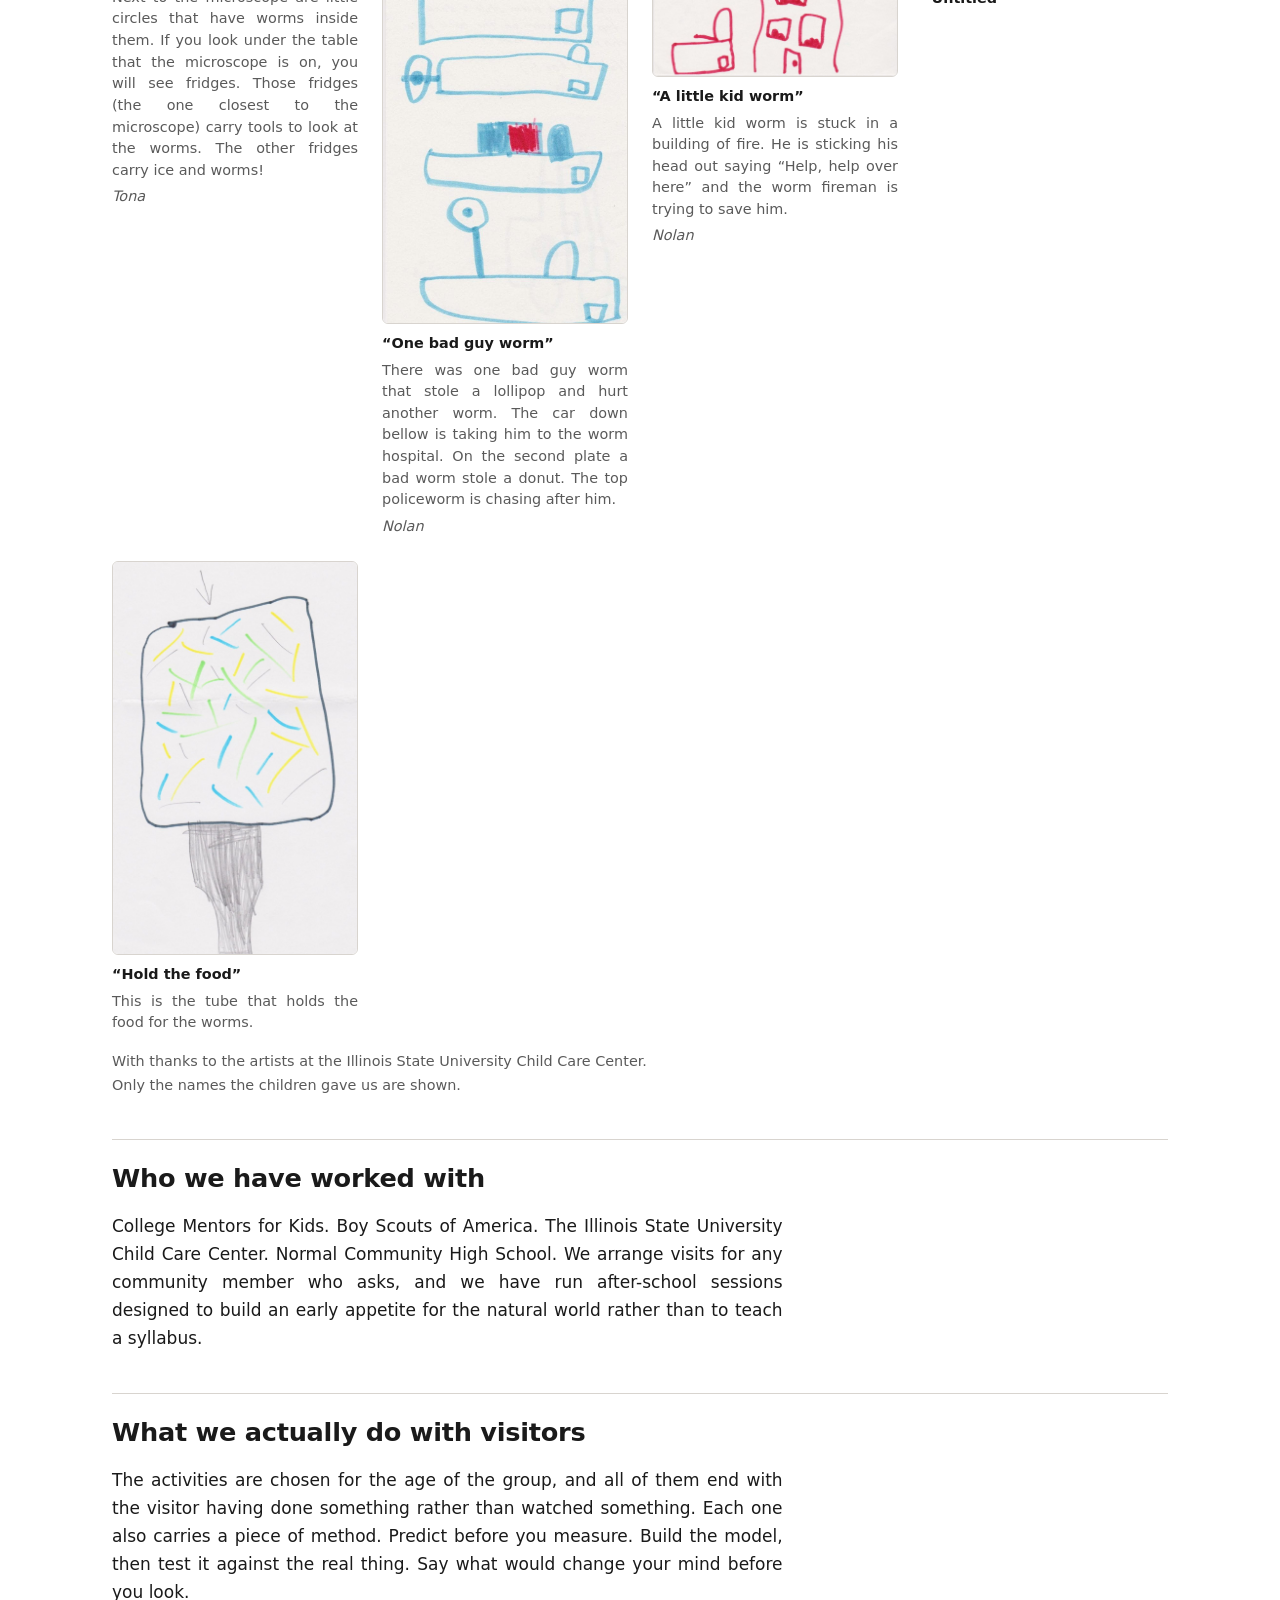
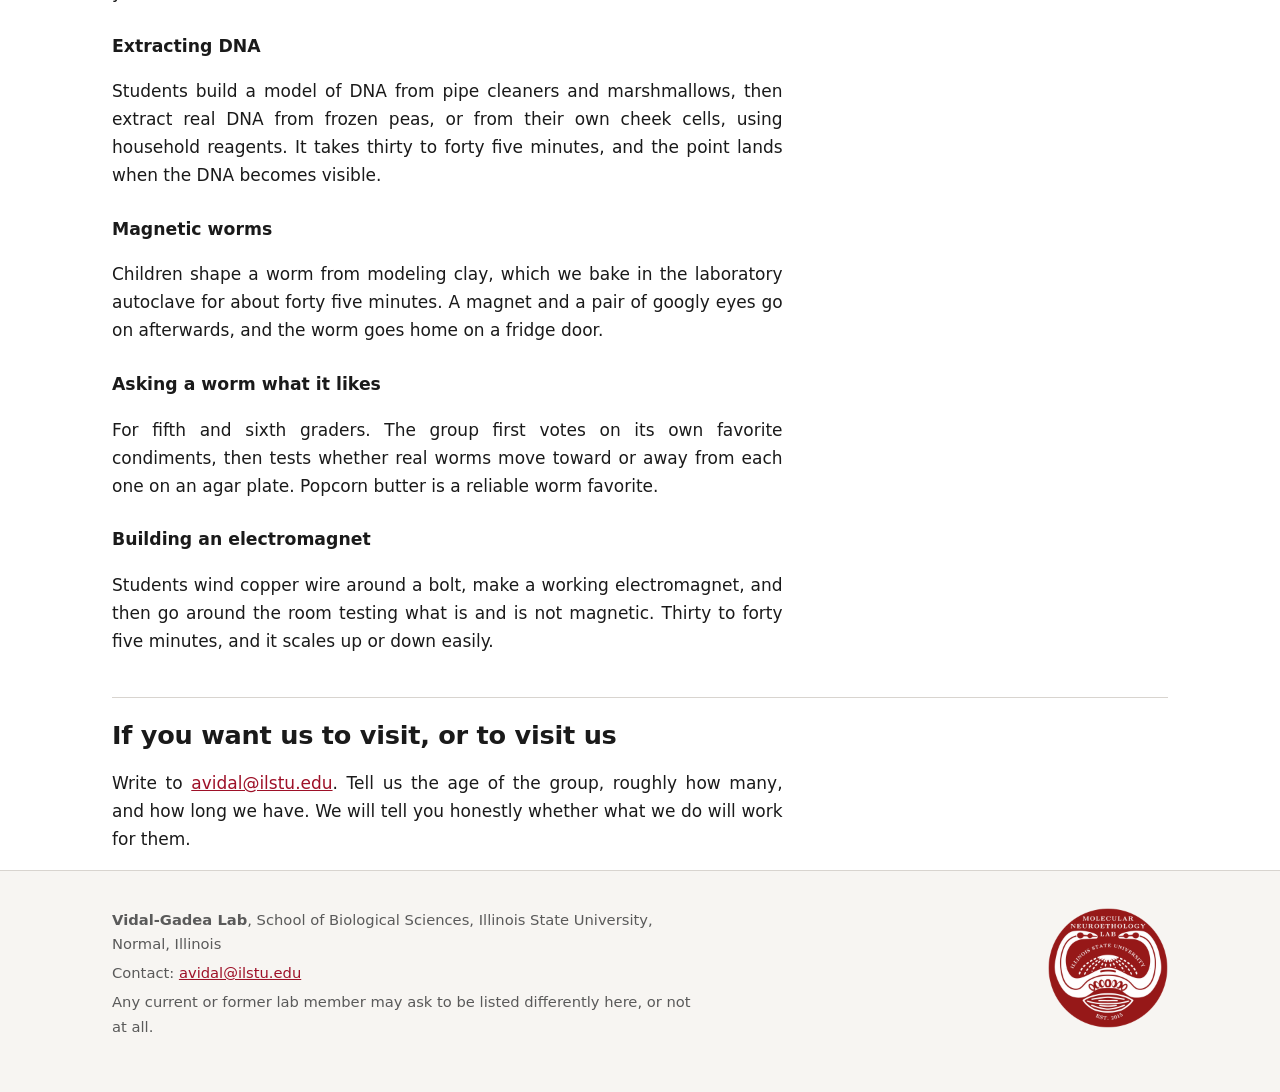
<file: outreach.html>
<!doctype html>
<html lang="en">
<head>
<meta charset="utf-8">
<meta name="viewport" content="width=device-width, initial-scale=1">
<title>Outreach — Vidal-Gadea Lab</title>
<meta name="description" content="Outreach from the Vidal-Gadea Lab: school and community visits, WormTV, a children's book, and a gallery of drawings by young visitors.">
<meta property="og:title" content="Outreach — Vidal-Gadea Lab">
<meta property="og:description" content="Outreach from the Vidal-Gadea Lab: school and community visits, WormTV, a children's book, and a gallery of drawings by young visitors.">
<meta property="og:url" content="https://agvg75.github.io/lab/outreach.html">
<link rel="icon" href="favicon.ico" sizes="32x32">
<link rel="icon" type="image/png" sizes="512x512" href="favicon-512.png">
<link rel="apple-touch-icon" href="favicon-180.png">
<meta property="og:site_name" content="Vidal-Gadea Lab">
<meta property="og:type" content="website">
<meta property="og:image" content="https://agvg75.github.io/lab/social-card.jpg">
<meta property="og:image:width" content="1200">
<meta property="og:image:height" content="630">
<meta name="twitter:card" content="summary_large_image">
<link rel="stylesheet" href="style.css">
</head>
<body>
<a class="skip" href="#main">Skip to main content</a>

<header class="masthead">
  <div class="wrap">
    <a class="brand" href="index.html" aria-label="Vidal-Gadea Lab home"><picture><source srcset="logo-white-360.png" media="(prefers-color-scheme: dark)" class="logo-dark"><img class="logo" src="logo-red-360.png" width="56" height="56" alt=""></picture></a>
    <a class="wordmark" href="index.html">Vidal-Gadea <span>Lab</span></a>
    <p class="tagline">School of Biological Sciences, Illinois State University</p>
  </div>
</header>

<nav class="primary" aria-label="Primary">
  <ul>
    <li><a href="news.html">News</a></li>
    <li><a href="research.html">Research</a></li>
    <li><a href="people.html">People</a></li>
    <li><a href="outreach.html" aria-current="page">Outreach</a></li>
    <li><a href="publications.html">Publications</a></li>
    <li><a href="presentations.html">Presentations</a></li>
    <li><a href="media.html">Media</a></li>
    <li><a href="alumni.html">Alumni</a></li>
    <li><a href="join.html">Join</a></li>
    <li><a href="resources.html">Resources</a></li>
  </ul>
</nav>

<main id="main" class="wrap">

  <h1>Outreach</h1>

  <figure class="fig art-hero">
    <img src="art-drawing-5.jpg" width="768" height="526" alt="Child's drawing titled Ice and Worms: Dr. Andres at his microscope, with fridges of ice and worms under the bench" loading="eager">
    <figcaption>&ldquo;Ice and Worms&rdquo;, by Tona, a young visitor to the lab</figcaption>
  </figure>


  <p class="lede">Information is only useful if it can be used to alter a process. That is
  true of an animal reading a magnetic field, and it is true of us. Science is not exempt from
  the loop it studies.</p>

  <p>So we do not treat knowledge as the product and everything else as publicity. We generate
  knowledge, and we work to integrate both the knowledge and the activity of pursuing it into
  the society the lab sits inside. Publishing and presenting are the minimum. They move findings
  to other specialists. Outreach and training are how the work reaches further, into people who
  will never read our papers, and into students whose futures are not confined to biology.</p>

  <p>What is worth transferring is not only what we found. It is how we decided to believe it.
  How to tell a claim from a conclusion. How to ask what evidence would have to look like for a
  statement to be wrong. How to notice when a result disagrees with the expectation, and say so
  out loud rather than quietly. That method is portable. It is useful for decisions about
  science, and for decisions that have nothing to do with science.</p>

  <p>We take that seriously because the position carries a public trust. Scientists are
  supported by a society in order to generate knowledge, to communicate it, and to hand back
  the tools that come with it. The tools are the part most easily left out. We try not to leave
  them out.</p>

  <p>That changes how the lab spends its time. We take the work into schools and community
  groups, we host visitors in the laboratory, and we build things for a general audience.
  Children who visit leave with something they made. Some of them send drawings back.</p>

  <h2>What we make for people outside the lab</h2>

  <div class="mediarows">
    <a class="mediarow" href="https://www.youtube.com/@vidal-gadeac.eleganslab4632">
      <img src="outreach-wormtv.jpg" width="420" height="420" alt="" loading="lazy">
      <span class="mediatext"><span class="name">WormTV</span>
      A YouTube channel of <em>Caenorhabditis elegans</em> biology, made as an open resource for
      anyone curious about the animal. It has been watched more than 41,000 times.
      <span class="go">Visit the channel</span></span>
    </a>
    <a class="mediarow" href="https://a.co/d/hJCA27K">
      <img class="tall" src="outreach-book.jpg" width="420" height="593" alt="Cover of The Amazing World of Worms, a scientific coloring book" loading="lazy">
      <span class="mediatext"><span class="name">The Amazing World of Worms</span>
      A scientific coloring book introducing children to the worm and to the idea of looking
      closely at living things. We give copies away at outreach events, and it is also available
      to buy. <span class="go">Find the book</span></span>
    </a>
    <a class="mediarow" href="media.html">
      <span class="mediatext"><span class="name">Press and media</span>
      The lab's work has been covered by NPR, NBC News, Scientific American, The Scientist and
      outlets in several countries. <span class="go">The full list</span></span>
    </a>
  </div>

  <p>We also publish how the laboratory itself is run, on the view that the method by which
  science gets organized is part of the science: <a href="ai.html">how this lab uses AI</a>,
  including the limits we hold it to and the things that have gone wrong.</p>

  <h2>The visitor art gallery</h2>
  <p>Children who visit the lab draw what they saw, and they give us the drawings. A drawing
  of a worm by a five year old is a record of a scientific observation, so we keep them and we
  show them. The titles and the descriptions are the artists' own words.</p>

  <div class="artgrid">
    <figure class="artcard">
      <img src="art-drawing-1.jpg" alt="Child's drawing titled This is my garden" loading="lazy">
      <figcaption><strong>&ldquo;This is my garden&rdquo;</strong><span class="art-text">This is my garden. It is raining and the worms are coming up becasue it&#x27;s cloudy. It starts raining worms!</span><span class="art-by">Ethan</span></figcaption>
    </figure>
    <figure class="artcard">
      <img src="art-drawing-2.jpg" alt="Child's drawing titled Get some out" loading="lazy">
      <figcaption><strong>&ldquo;Get some out&rdquo;</strong><span class="art-text">These are worms in the freezer. Dr. Andres is opening the door to get some out.</span><span class="art-by">Jackson</span></figcaption>
    </figure>
    <figure class="artcard">
      <img src="art-drawing-3.jpg" alt="Child's drawing titled Worm Lab" loading="lazy">
      <figcaption><strong>&ldquo;Worm Lab&rdquo;</strong><span class="art-text">Diagram detailing how one gets to the worm lab.</span><span class="art-by">Nora</span></figcaption>
    </figure>
    <figure class="artcard">
      <img src="art-drawing-4.jpg" alt="Child's drawing titled Microscope in the middle" loading="lazy">
      <figcaption><strong>&ldquo;Microscope in the middle&rdquo;</strong><span class="art-text">Accurate depiction of the microscope setup at the Campus Care Center where the worms were first displayed.</span><span class="art-by">Lewis</span></figcaption>
    </figure>
    <figure class="artcard">
      <img src="art-drawing-5.jpg" alt="Child's drawing titled Ice and Worms" loading="lazy">
      <figcaption><strong>&ldquo;Ice and Worms&rdquo;</strong><span class="art-text">This is Dr. Andres in his lab. He is looking at his phone before he looks through his microscope. Next to the microscope are little circles that have worms inside them. If you look under the table that the microscope is on, you will see fridges. Those fridges (the one closest to the microscope) carry tools to look at the worms. The other fridges carry ice and worms!</span><span class="art-by">Tona</span></figcaption>
    </figure>
    <figure class="artcard">
      <img src="art-drawing-6.jpg" alt="Child's drawing titled One bad guy worm" loading="lazy">
      <figcaption><strong>&ldquo;One bad guy worm&rdquo;</strong><span class="art-text">There was one bad guy worm that stole a lollipop and hurt another worm. The car down bellow is taking him to the worm hospital. On the second plate a bad worm stole a donut. The top policeworm is chasing after him.</span><span class="art-by">Nolan</span></figcaption>
    </figure>
    <figure class="artcard">
      <img src="art-drawing-7.jpg" alt="Child's drawing titled A little kid worm" loading="lazy">
      <figcaption><strong>&ldquo;A little kid worm&rdquo;</strong><span class="art-text">A little kid worm is stuck in a building of fire. He is sticking his head out saying “Help, help over here” and the worm fireman is trying to save him.</span><span class="art-by">Nolan</span></figcaption>
    </figure>
    <figure class="artcard">
      <img src="art-drawing-8.jpg" alt="Child's drawing titled Untitled" loading="lazy">
      <figcaption><strong>&ldquo;Untitled&rdquo;</strong></figcaption>
    </figure>
    <figure class="artcard">
      <img src="art-drawing-9.jpg" alt="Child's drawing titled Hold the food" loading="lazy">
      <figcaption><strong>&ldquo;Hold the food&rdquo;</strong><span class="art-text">This is the tube that holds the food for the worms.</span></figcaption>
    </figure>
  </div>
  <p class="meta">With thanks to the artists at the Illinois State University Child Care
  Center. Only the names the children gave us are shown.</p>

  <h2>Who we have worked with</h2>
  <p>College Mentors for Kids. Boy Scouts of America. The Illinois State University Child Care
  Center. Normal Community High School. We arrange visits for any community member who asks,
  and we have run after-school sessions designed to build an early appetite for the natural
  world rather than to teach a syllabus.</p>

  <h2>What we actually do with visitors</h2>
  <p>The activities are chosen for the age of the group, and all of them end with the visitor
  having done something rather than watched something. Each one also carries a piece of method.
  Predict before you measure. Build the model, then test it against the real thing. Say what
  would change your mind before you look.</p>

  <h3>Extracting DNA</h3>
  <p>Students build a model of DNA from pipe cleaners and marshmallows, then extract real DNA
  from frozen peas, or from their own cheek cells, using household reagents. It takes thirty
  to forty five minutes, and the point lands when the DNA becomes visible.</p>

  <h3>Magnetic worms</h3>
  <p>Children shape a worm from modeling clay, which we bake in the laboratory autoclave for
  about forty five minutes. A magnet and a pair of googly eyes go on afterwards, and the worm
  goes home on a fridge door.</p>

  <h3>Asking a worm what it likes</h3>
  <p>For fifth and sixth graders. The group first votes on its own favorite condiments, then
  tests whether real worms move toward or away from each one on an agar plate. Popcorn butter
  is a reliable worm favorite.</p>

  <h3>Building an electromagnet</h3>
  <p>Students wind copper wire around a bolt, make a working electromagnet, and then go around
  the room testing what is and is not magnetic. Thirty to forty five minutes, and it scales up
  or down easily.</p>

  <h2>If you want us to visit, or to visit us</h2>
  <p>Write to <a href="mailto:avidal@ilstu.edu">avidal@ilstu.edu</a>. Tell us the age of the
  group, roughly how many, and how long we have. We will tell you honestly whether what we do
  will work for them.</p>

</main>

<footer>
  <div class="wrap">
    <img class="footlogo" src="logo-red-360.png" alt="Vidal-Gadea Lab logo: two nematodes encircling a pharynx, muscle and a row of eggs. Established 2015." width="120" height="120" loading="lazy">
    <p><strong>Vidal-Gadea Lab</strong>, School of Biological Sciences, Illinois State University, Normal, Illinois</p>
    <p>Contact: <a href="mailto:avidal@ilstu.edu">avidal@ilstu.edu</a></p>
    <p>Any current or former lab member may ask to be listed differently here, or not at all.</p>
  </div>
</footer>


<script src="ui.js"></script>
<script data-goatcounter="https://vidalgadea.goatcounter.com/count"
        async src="//gc.zgo.at/count.js"></script>
</body>
</html>
</file>
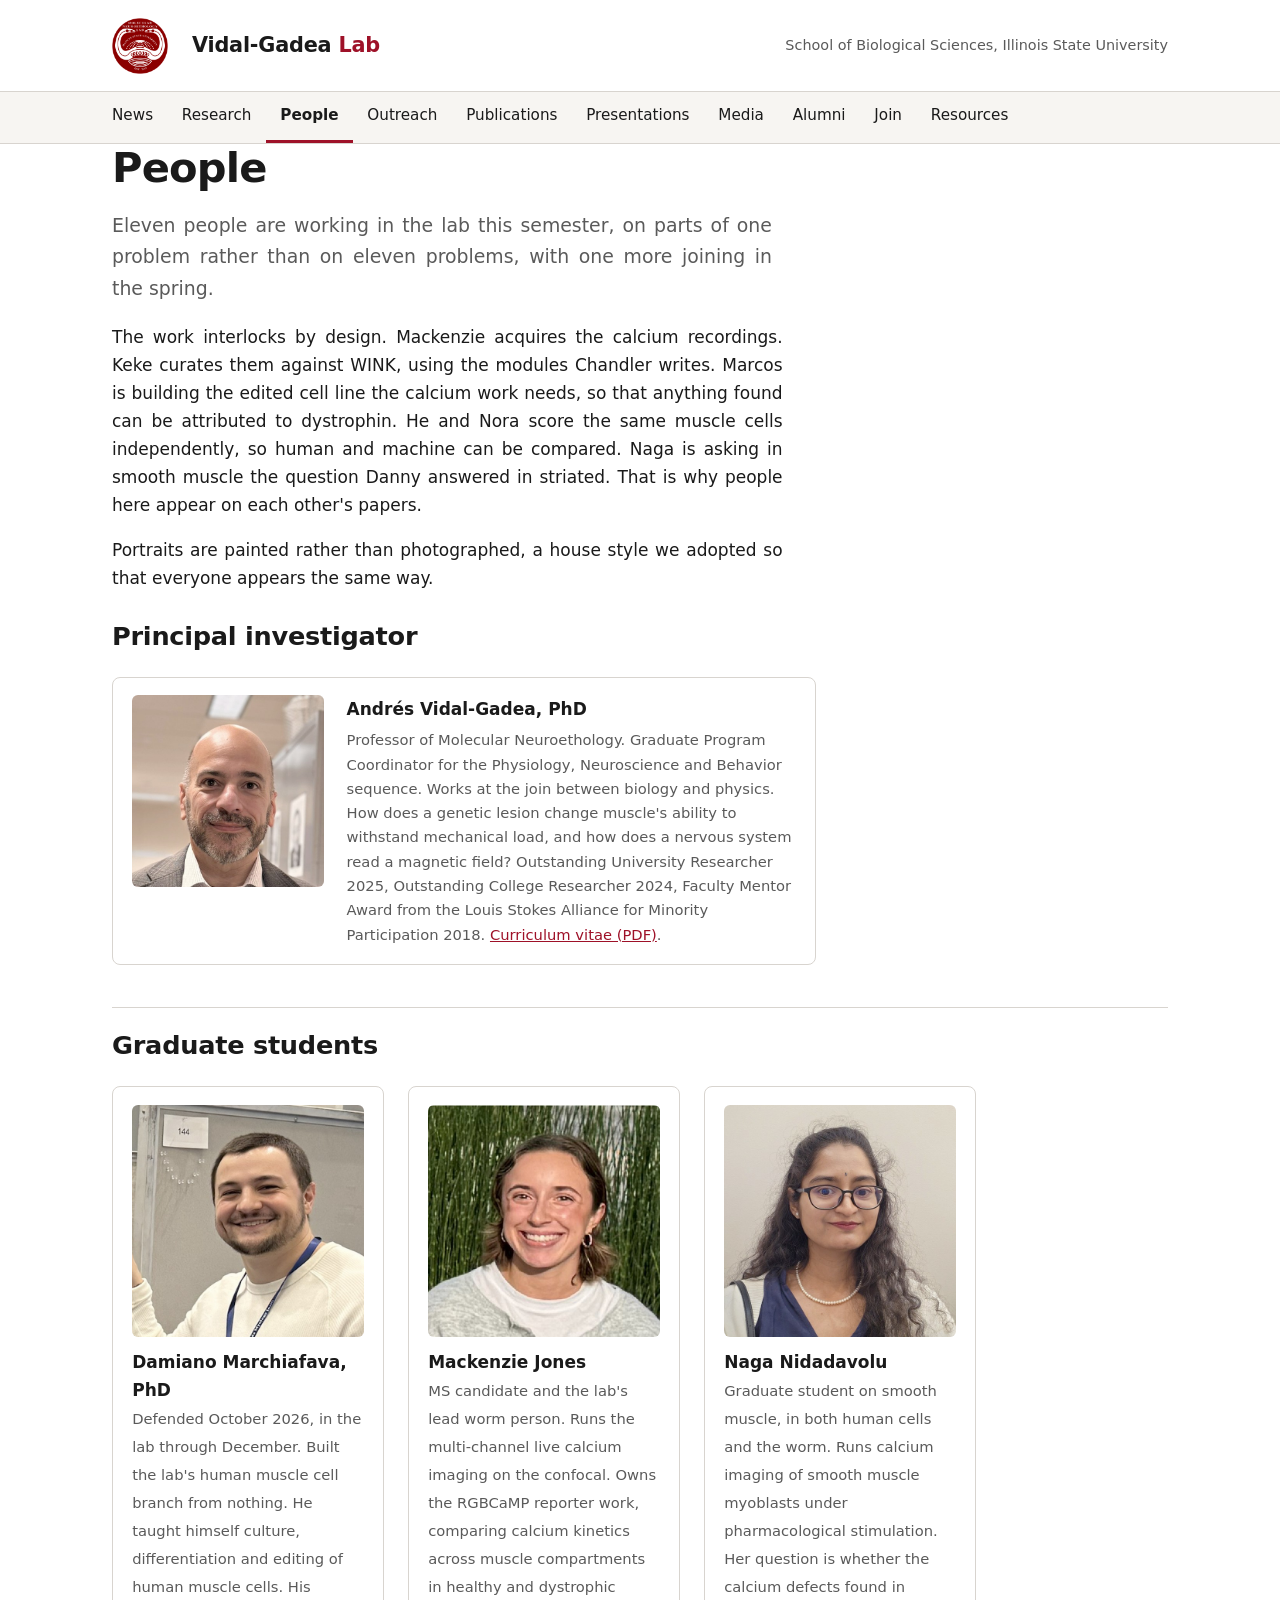
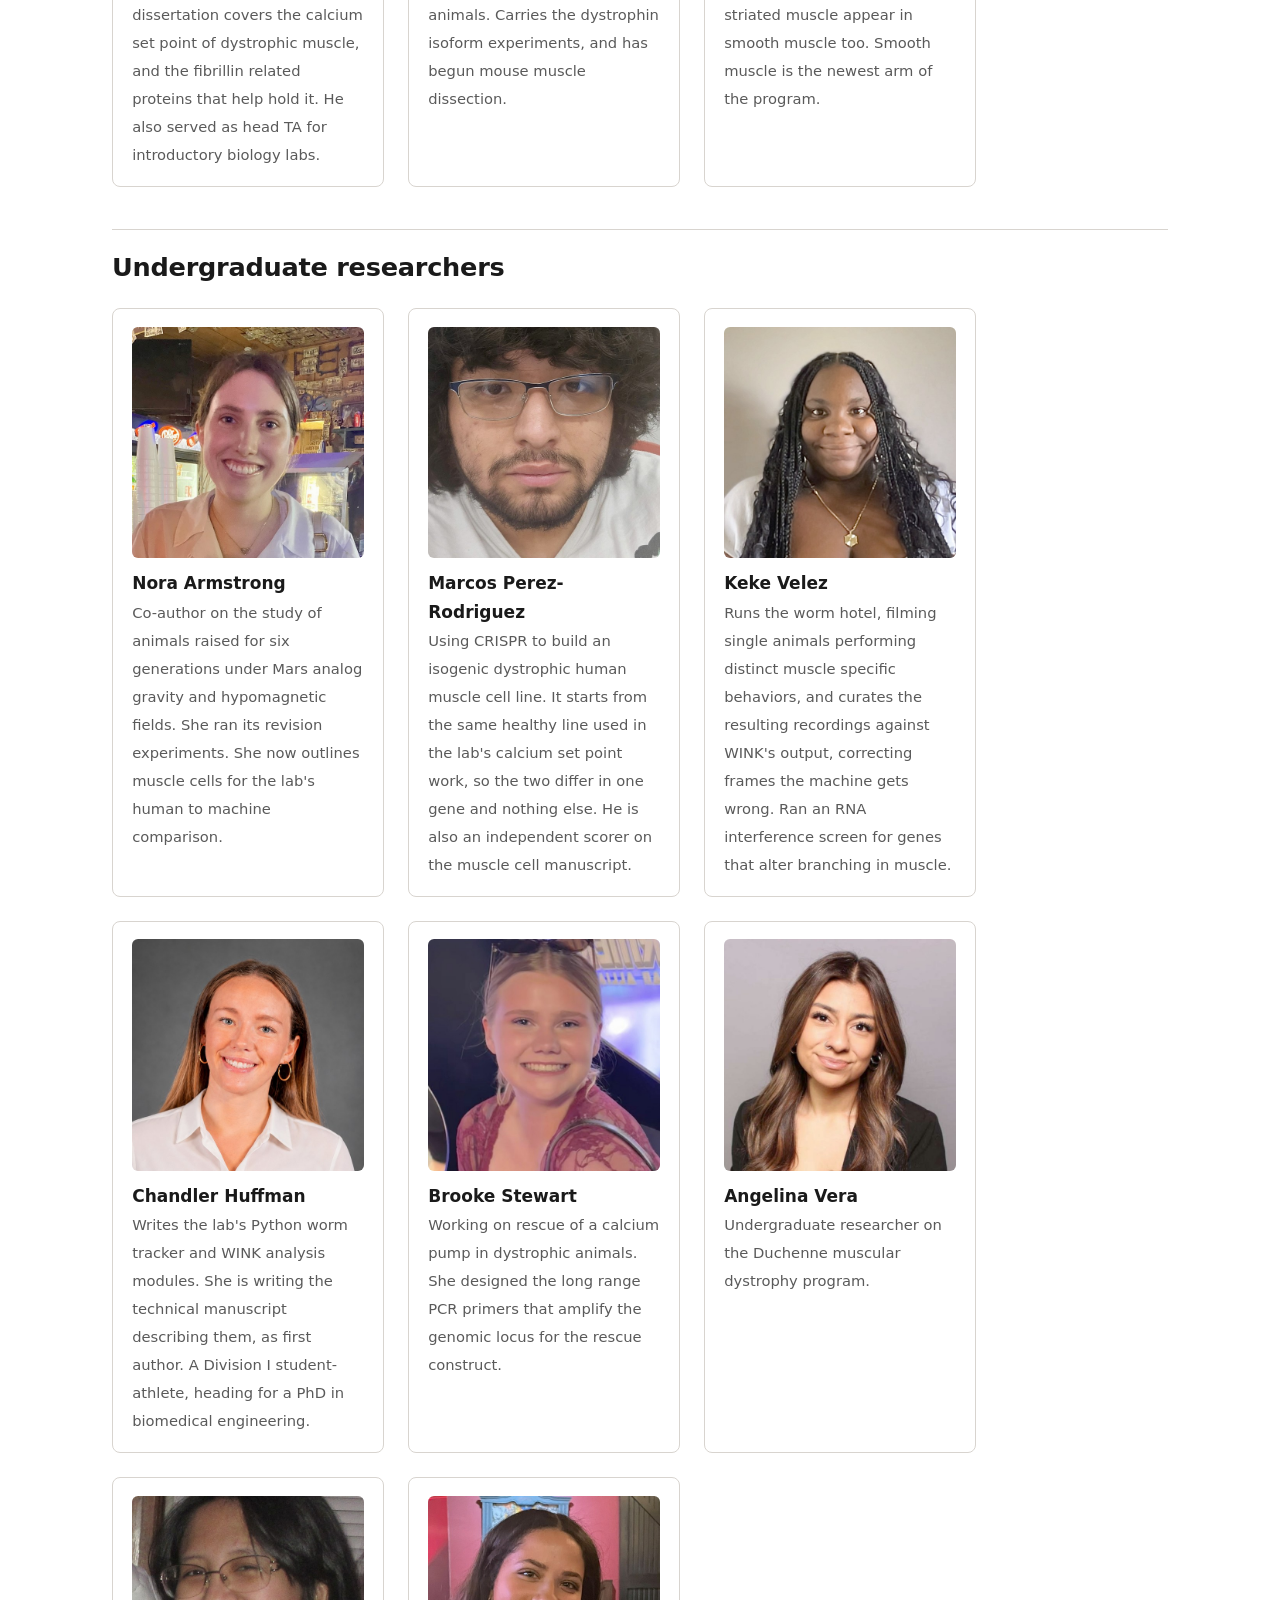
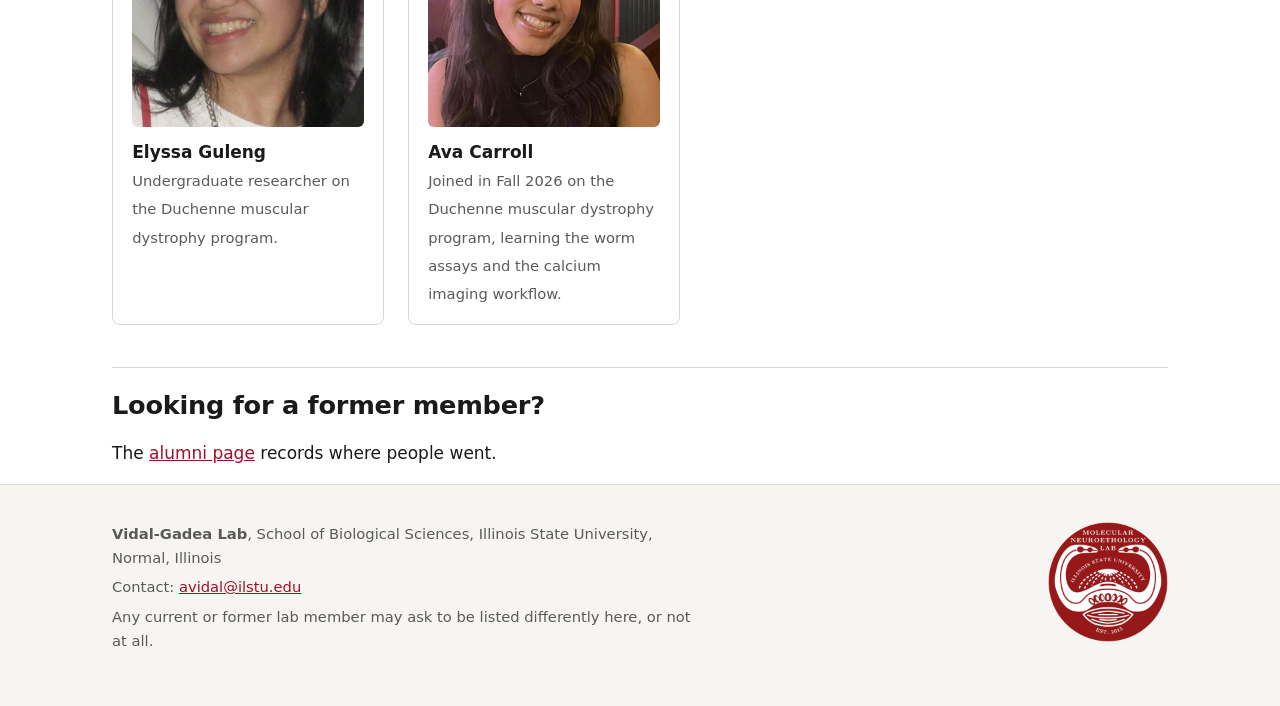
<file: people.html>
<!doctype html>
<html lang="en">
<head>
<meta charset="utf-8">
<meta name="viewport" content="width=device-width, initial-scale=1">
<title>People — Vidal-Gadea Lab</title>
<meta name="description" content="Current members of the Vidal-Gadea Lab at Illinois State University.">
<meta property="og:title" content="People — Vidal-Gadea Lab">
<meta property="og:description" content="Current members of the Vidal-Gadea Lab at Illinois State University.">
<meta property="og:url" content="https://agvg75.github.io/lab/people.html">
<link rel="icon" href="favicon.ico" sizes="32x32">
<link rel="icon" type="image/png" sizes="512x512" href="favicon-512.png">
<link rel="apple-touch-icon" href="favicon-180.png">
<meta property="og:site_name" content="Vidal-Gadea Lab">
<meta property="og:type" content="website">
<meta property="og:image" content="https://agvg75.github.io/lab/social-card.jpg">
<meta property="og:image:width" content="1200">
<meta property="og:image:height" content="630">
<meta name="twitter:card" content="summary_large_image">
<link rel="stylesheet" href="style.css">
</head>
<body>
<a class="skip" href="#main">Skip to main content</a>

<header class="masthead">
  <div class="wrap">
    <a class="brand" href="index.html" aria-label="Vidal-Gadea Lab home"><picture><source srcset="logo-white-360.png" media="(prefers-color-scheme: dark)" class="logo-dark"><img class="logo" src="logo-red-360.png" width="56" height="56" alt=""></picture></a>
    <a class="wordmark" href="index.html">Vidal-Gadea <span>Lab</span></a>
    <p class="tagline">School of Biological Sciences, Illinois State University</p>
  </div>
</header>

<nav class="primary" aria-label="Primary">
  <ul>
    <li><a href="news.html">News</a></li>
    <li><a href="research.html">Research</a></li>
    <li><a href="people.html" aria-current="page">People</a></li>
    <li><a href="outreach.html">Outreach</a></li>
    <li><a href="publications.html">Publications</a></li>
    <li><a href="presentations.html">Presentations</a></li>
    <li><a href="media.html">Media</a></li>
    <li><a href="alumni.html">Alumni</a></li>
    <li><a href="join.html">Join</a></li>
    <li><a href="resources.html">Resources</a></li>
  </ul>
</nav>

<main id="main" class="wrap">

  <h1>People</h1>
  <p class="lede">Eleven people are working in the lab this semester, on parts of one problem
  rather than on eleven problems, with one more joining in the spring.</p>

  <p>The work interlocks by design. Mackenzie acquires the calcium recordings. Keke curates
  them against WINK, using the modules Chandler writes. Marcos is building the edited cell line
  the calcium work needs, so that anything found can be attributed to dystrophin. He and Nora
  score the same muscle cells independently, so human and machine can be compared. Naga is
  asking in smooth muscle the question Danny answered in striated. That is why people here
  appear on each other's papers.</p>

  <p>Portraits are painted rather than photographed, a house style we adopted so that everyone
  appears the same way.</p>

  <h2>Principal investigator</h2>
  <div class="grid pi">
    <div class="card person">
      <img src="avg.jpg" alt="Photograph of Andres Vidal-Gadea" width="600" height="600">
      <span class="name">Andr&eacute;s Vidal-Gadea, PhD</span>
      <span class="role">Professor of Molecular Neuroethology. Graduate Program Coordinator for
      the Physiology, Neuroscience and Behavior sequence. Works at the join between biology and physics. How does a genetic
      lesion change muscle's ability to withstand mechanical load, and how does a nervous
      system read a magnetic field? Outstanding University Researcher 2025, Outstanding College
      Researcher 2024, Faculty Mentor Award from the Louis Stokes Alliance for Minority
      Participation 2018. <a href="AGVG_CV.pdf">Curriculum vitae (PDF)</a>.</span>
    </div>
  </div>

  <h2>Graduate students</h2>
  <div class="grid">
    <div class="card person">
      <img src="danny.jpg" alt="Photograph of Damiano Marchiafava" width="600" height="600">
      <span class="name">Damiano Marchiafava, PhD</span>
      <span class="role">Defended October 2026, in the lab through December. Built the lab's
      human muscle cell branch from nothing. He taught himself culture, differentiation and
      editing of human muscle cells. His dissertation covers the calcium set point of
      dystrophic muscle, and the fibrillin related proteins that help hold it. He also served
      as head TA for introductory biology labs.</span>
    </div>
    <div class="card person">
      <img src="mackenzie.jpg" alt="Photograph of Mackenzie Jones" width="600" height="600">
      <span class="name">Mackenzie Jones</span>
      <span class="role">MS candidate and the lab's lead worm person. Runs the multi-channel
      live calcium imaging on the confocal. Owns the RGBCaMP reporter work, comparing calcium
      kinetics across muscle compartments in healthy and dystrophic animals. Carries the
      dystrophin isoform experiments, and has begun mouse muscle dissection.</span>
    </div>
    <div class="card person">
      <img src="naga.jpg" alt="Photograph of Naga Nidadavolu" width="600" height="600">
      <span class="name">Naga Nidadavolu</span>
      <span class="role">Graduate student on smooth muscle, in both human cells and the worm.
      Runs calcium imaging of smooth muscle myoblasts under pharmacological stimulation. Her
      question is whether the calcium defects found in striated muscle appear in smooth muscle
      too. Smooth muscle is the newest arm of the program.</span>
    </div>
  </div>

  <h2>Undergraduate researchers</h2>
  <div class="grid">
    <div class="card person">
      <img src="nora.jpg" alt="Photograph of Nora Armstrong" width="600" height="600">
      <span class="name">Nora Armstrong</span>
      <span class="role">Co-author on the study of animals raised for six generations under
      Mars analog gravity and hypomagnetic fields. She ran its revision experiments. She now
      outlines muscle cells for the lab's human to machine comparison.</span>
    </div>
    <div class="card person">
      <img src="marcos.jpg" alt="Photograph of Marcos Perez-Rodriguez" width="600" height="600">
      <span class="name">Marcos Perez-Rodriguez</span>
      <span class="role">Using CRISPR to build an isogenic dystrophic human muscle cell line.
      It starts from the same healthy line used in the lab's calcium set point work, so the two
      differ in one gene and nothing else. He is also an independent scorer on the muscle cell
      manuscript.</span>
    </div>
    <div class="card person">
      <img src="keke.jpg" alt="Photograph of Keke Velez" width="600" height="600">
      <span class="name">Keke Velez</span>
      <span class="role">Runs the worm hotel, filming single animals performing distinct
      muscle specific behaviors, and curates the resulting recordings against WINK's output,
      correcting frames the machine gets wrong. Ran an RNA interference screen for
      genes that alter branching in muscle.</span>
    </div>
    <div class="card person">
      <img src="chandler.jpg" alt="Photograph of Chandler Huffman" width="600" height="600">
      <span class="name">Chandler Huffman</span>
      <span class="role">Writes the lab's Python worm tracker and WINK analysis modules. She is
      writing the technical manuscript describing them, as first author. A Division I student-athlete,
      heading for a PhD in biomedical engineering.</span>
    </div>
    <div class="card person">
      <img src="brooke.jpg" alt="Photograph of Brooke Stewart" width="600" height="600">
      <span class="name">Brooke Stewart</span>
      <span class="role">Working on rescue of a calcium pump in dystrophic animals. She
      designed the long range PCR primers that amplify the genomic locus for the rescue
      construct.</span>
    </div>
    <div class="card person">
      <img src="angelina.jpg" alt="Photograph of Angelina Vera" width="600" height="600">
      <span class="name">Angelina Vera</span>
      <span class="role">Undergraduate researcher on the Duchenne muscular dystrophy
      program.</span>
    </div>
    <div class="card person">
      <img src="elyssa.jpg" alt="Photograph of Elyssa Guleng" width="600" height="600">
      <span class="name">Elyssa Guleng</span>
      <span class="role">Undergraduate researcher on the Duchenne muscular dystrophy
      program.</span>
    </div>
    <div class="card person">
      <img src="ava.jpg" alt="Photograph of Ava Carroll" width="600" height="600">
      <span class="name">Ava Carroll</span>
      <span class="role">Joined in Fall 2026 on the Duchenne muscular dystrophy program,
      learning the worm assays and the calcium imaging workflow.</span>
    </div>
  </div>

  <h2>Looking for a former member?</h2>
  <p>The <a href="alumni.html">alumni page</a> records where people went.</p>

</main>

<footer>
  <div class="wrap">
    <img class="footlogo" src="logo-red-360.png" alt="Vidal-Gadea Lab logo: two nematodes encircling a pharynx, muscle and a row of eggs. Established 2015." width="120" height="120" loading="lazy">
    <p><strong>Vidal-Gadea Lab</strong>, School of Biological Sciences, Illinois State University, Normal, Illinois</p>
    <p>Contact: <a href="mailto:avidal@ilstu.edu">avidal@ilstu.edu</a></p>
    <p>Any current or former lab member may ask to be listed differently here, or not at all.</p>
  </div>
</footer>

<script src="ui.js"></script>
<script data-goatcounter="https://vidalgadea.goatcounter.com/count"
        async src="//gc.zgo.at/count.js"></script>
</body>
</html>
</file>
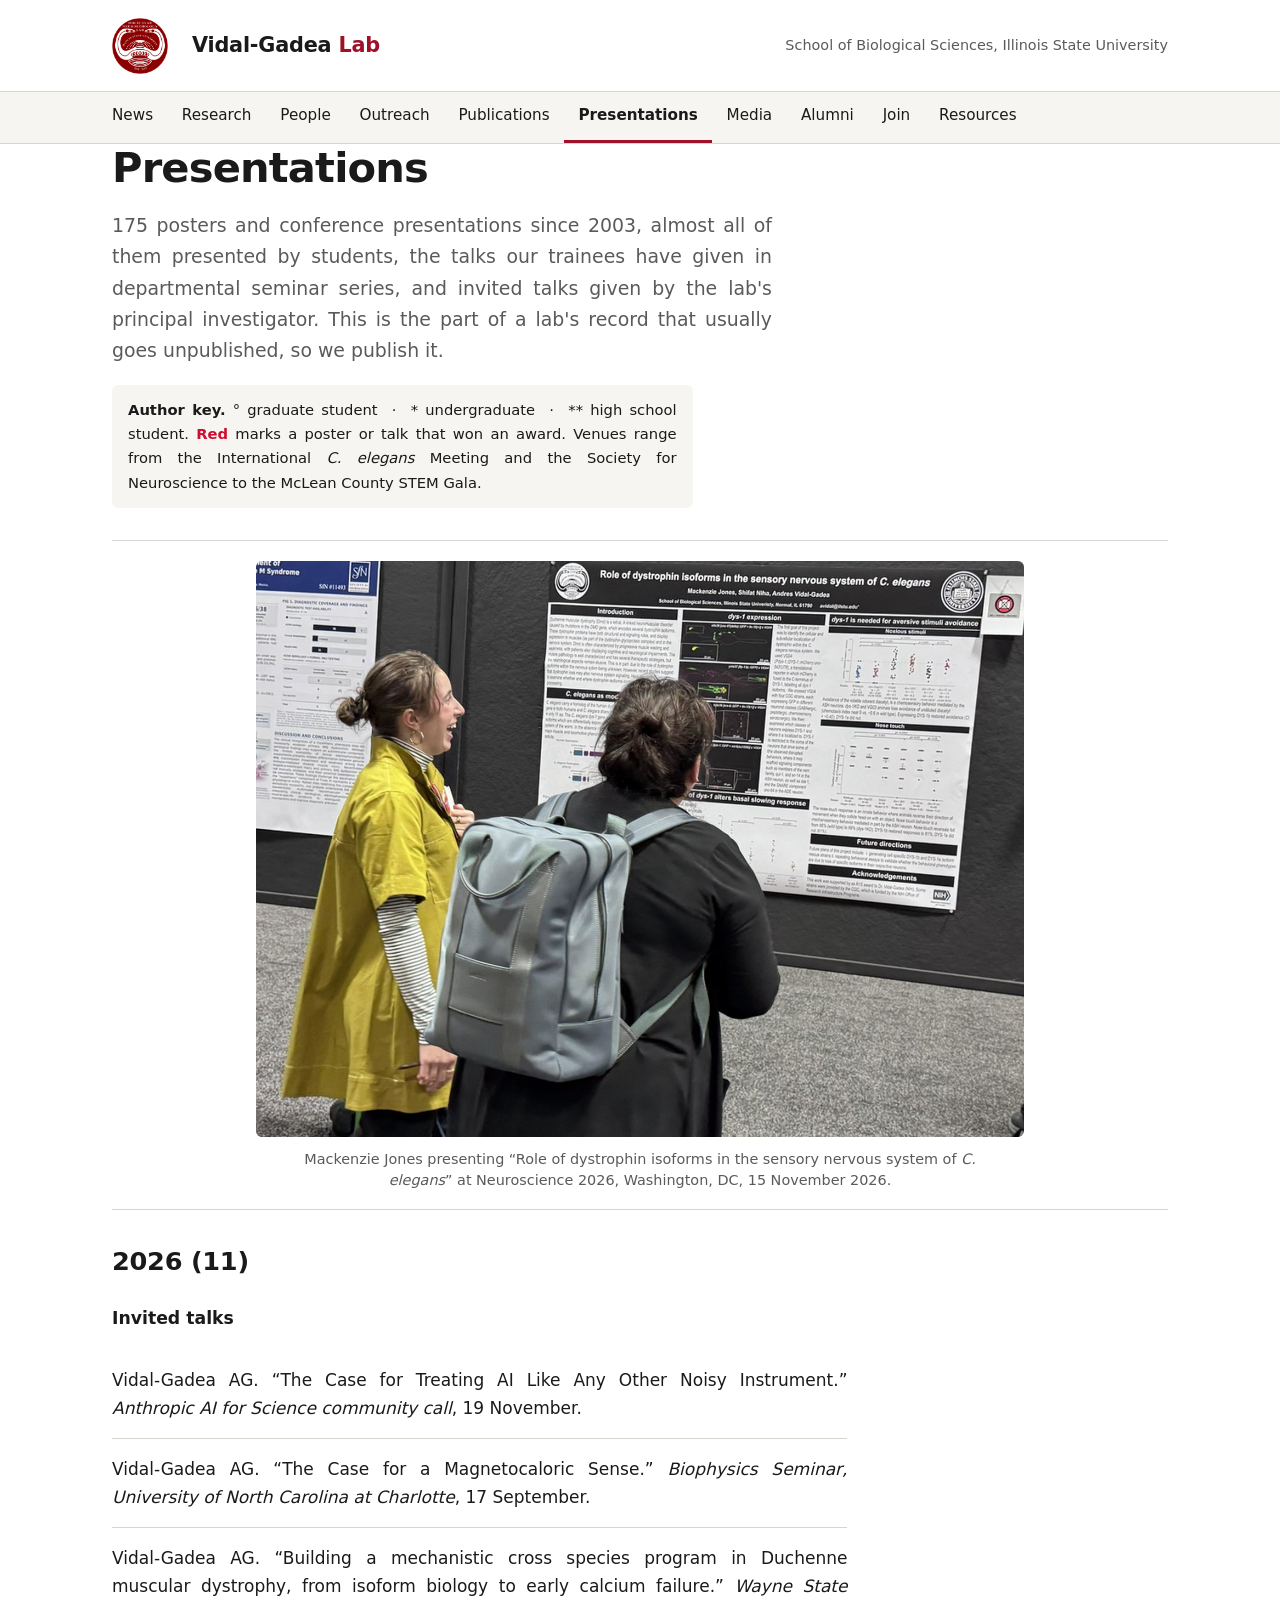
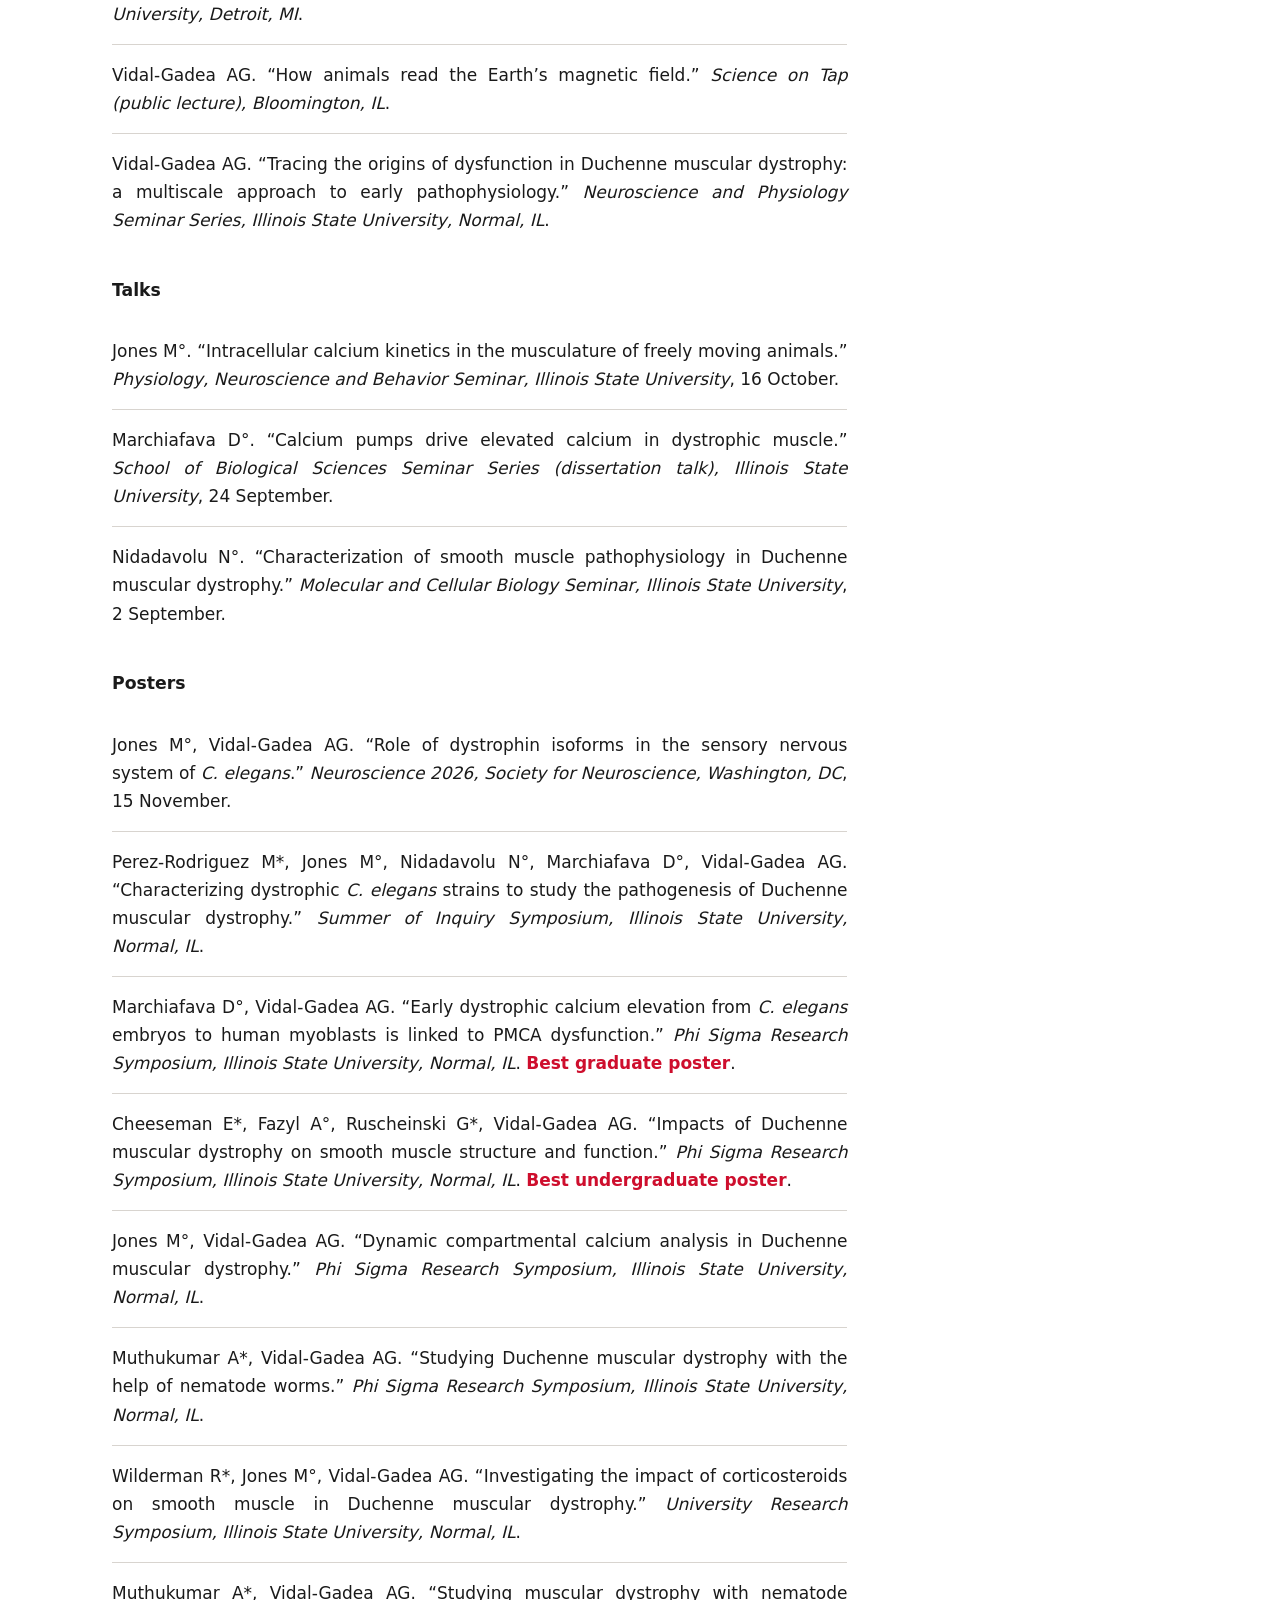
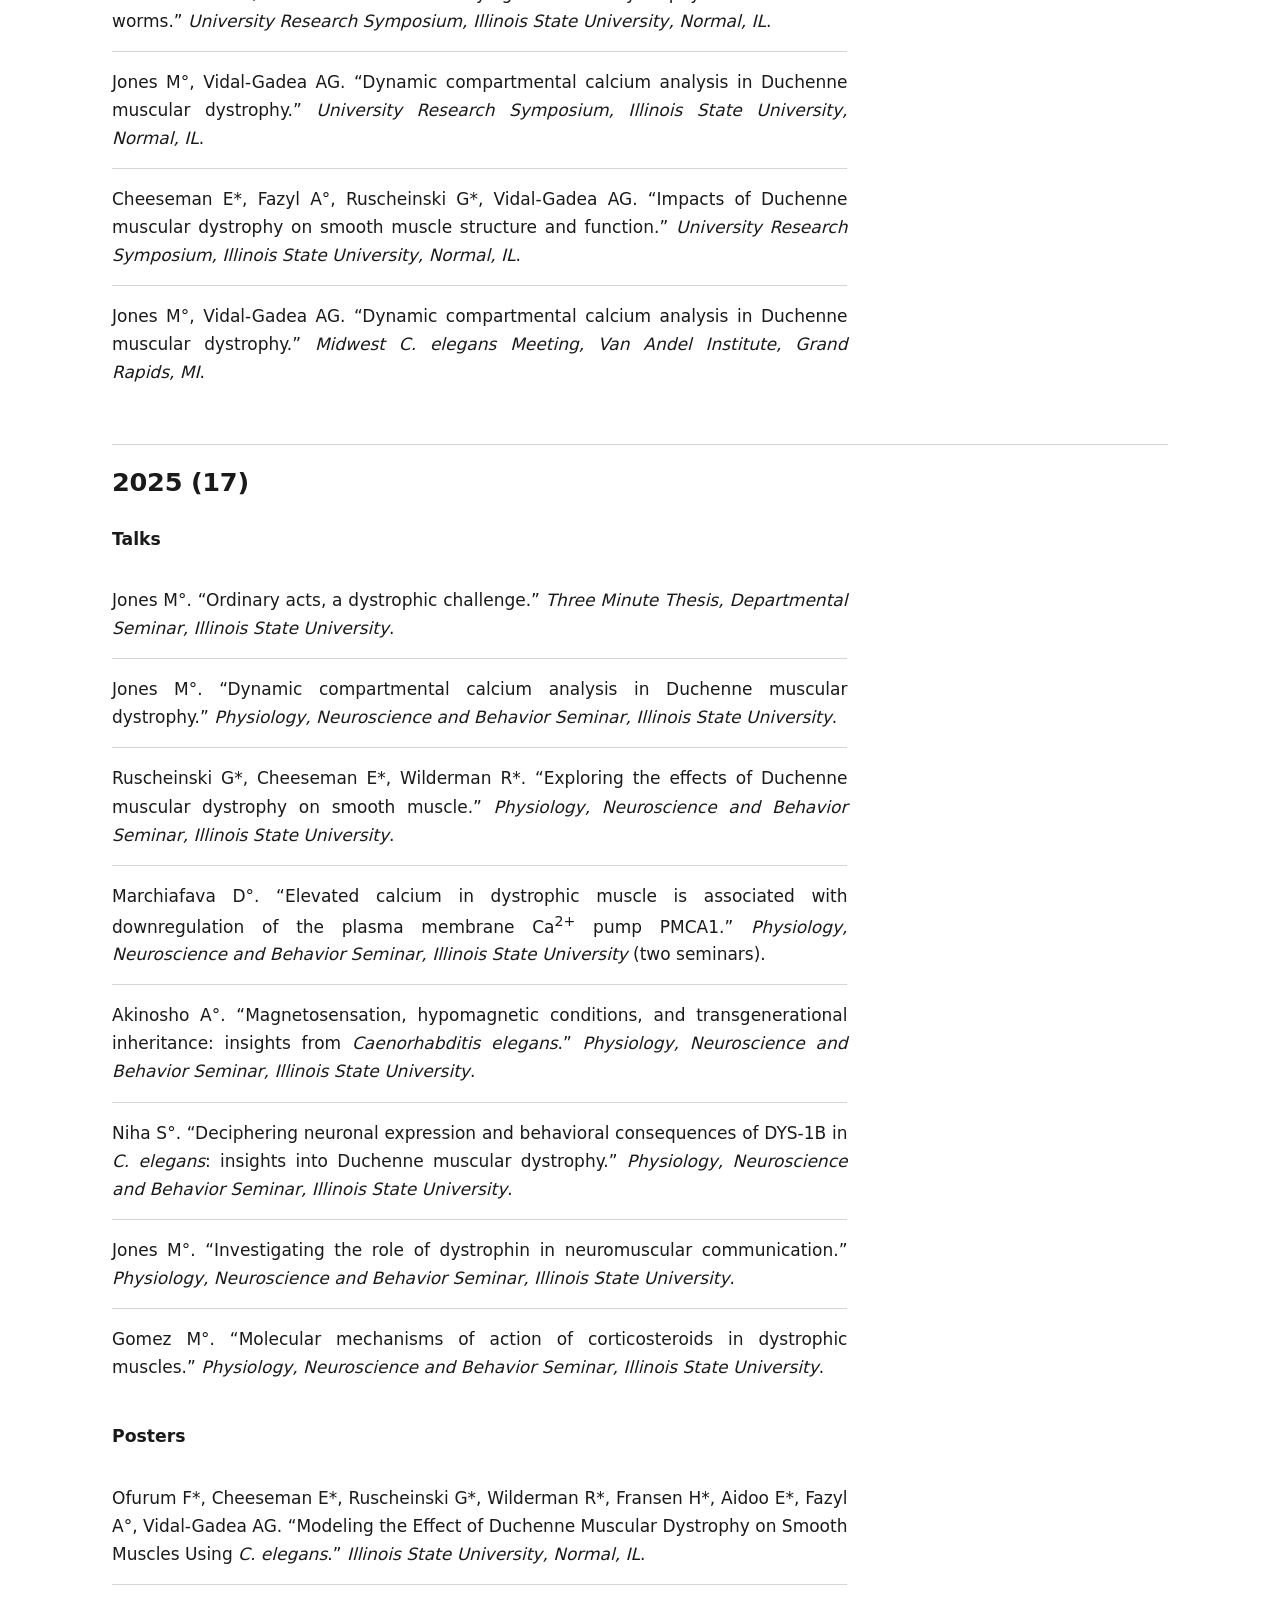
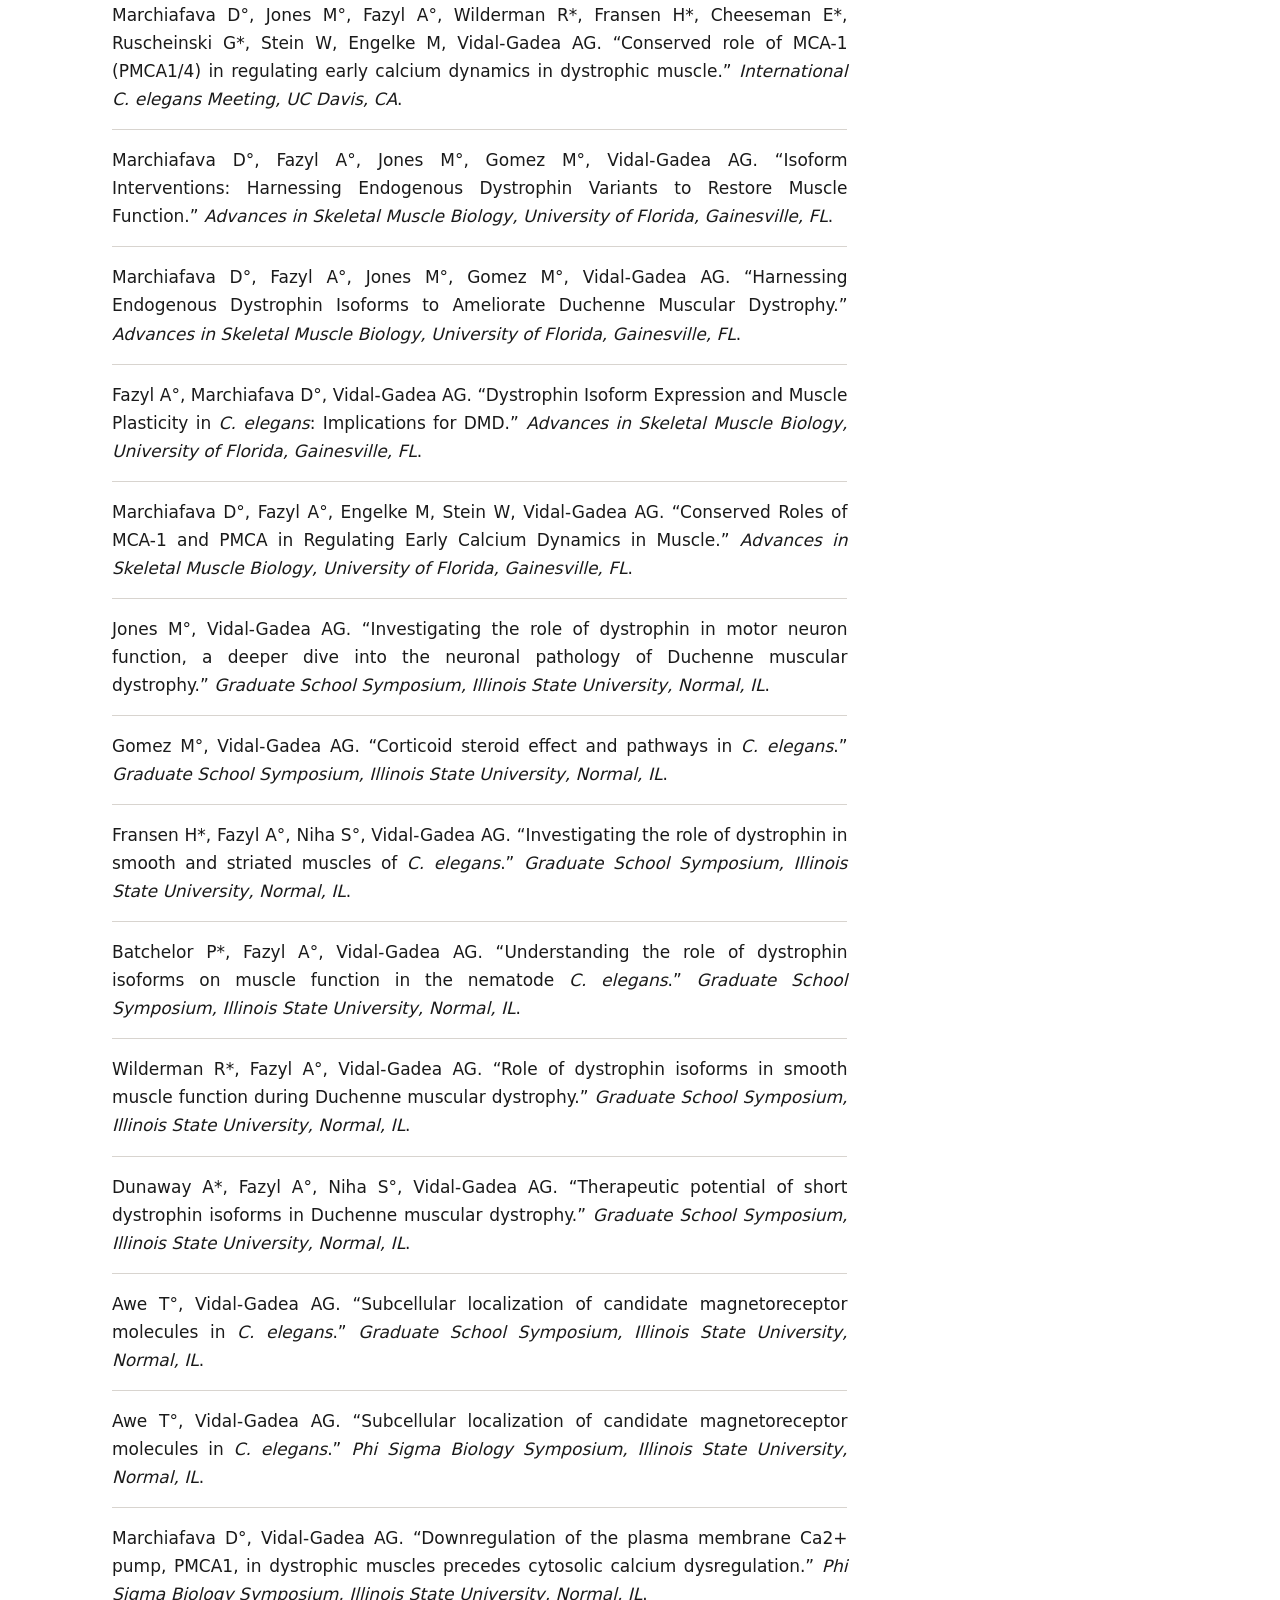
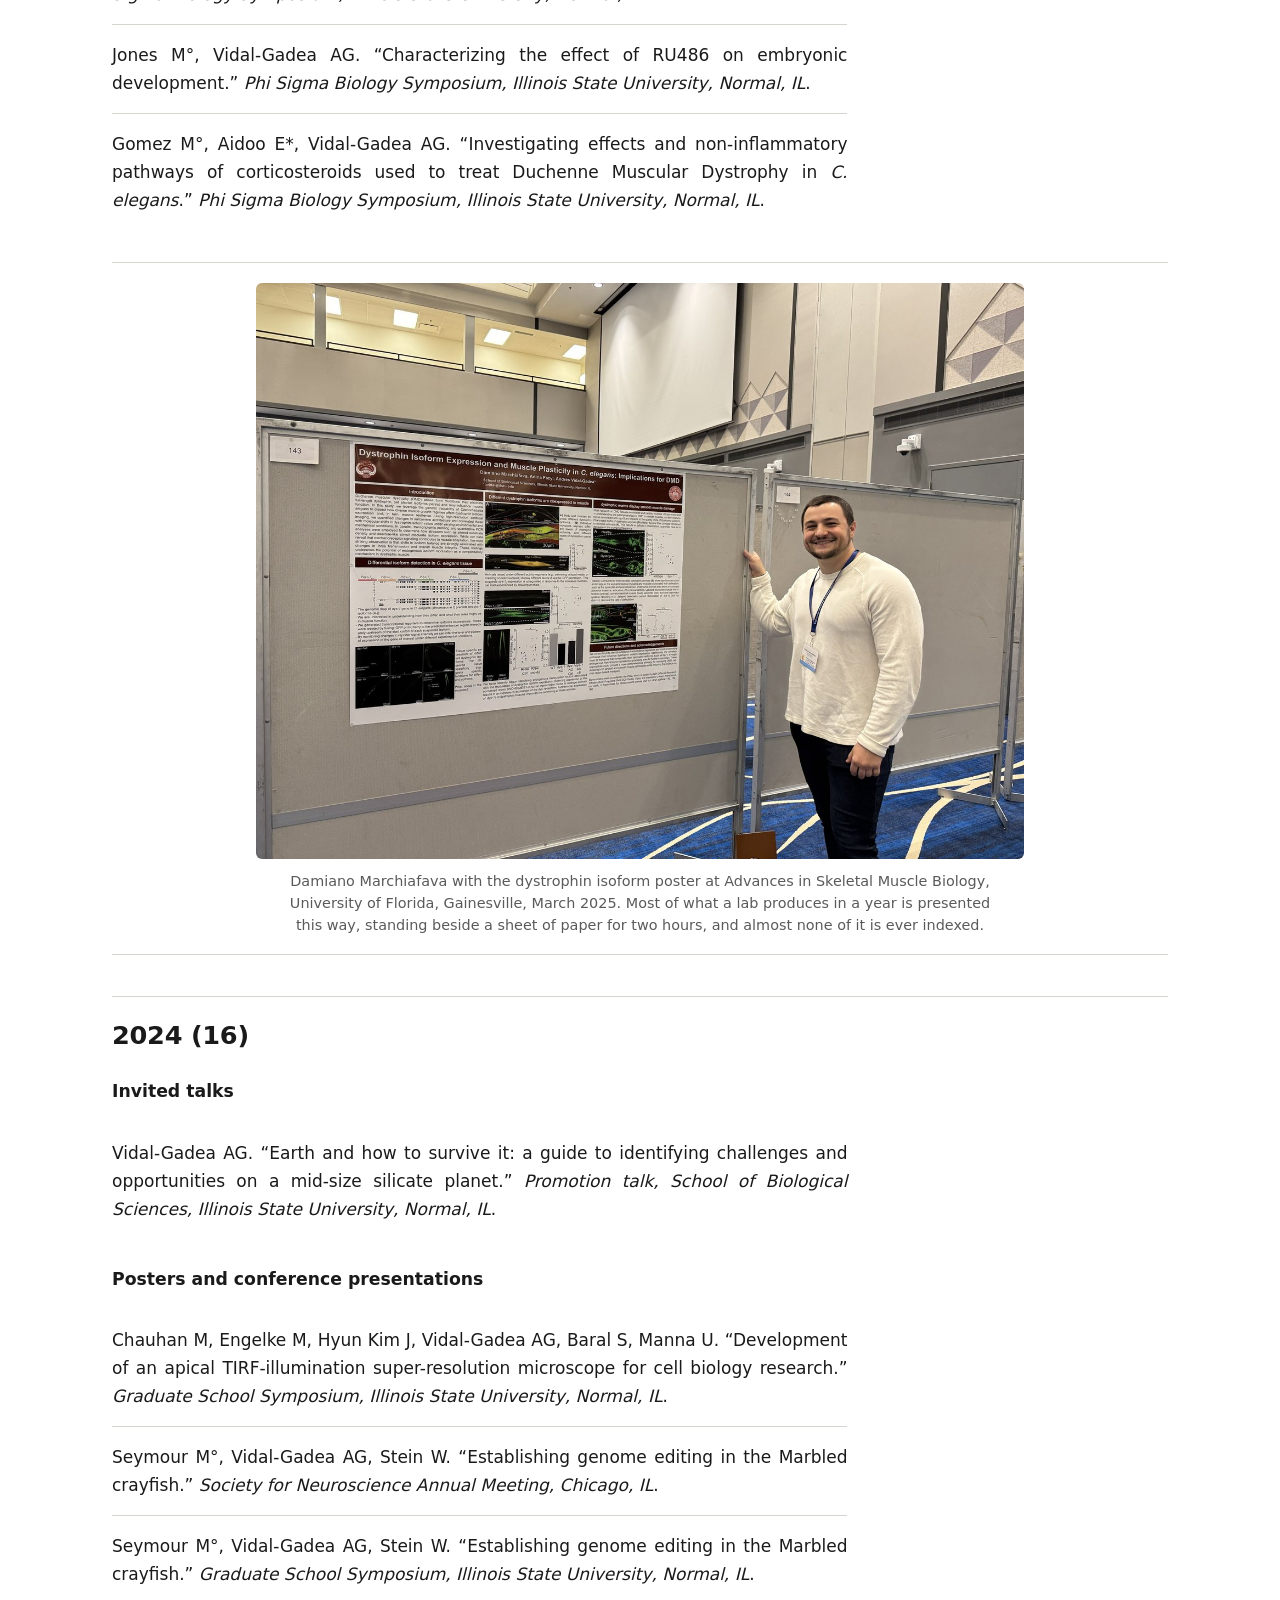
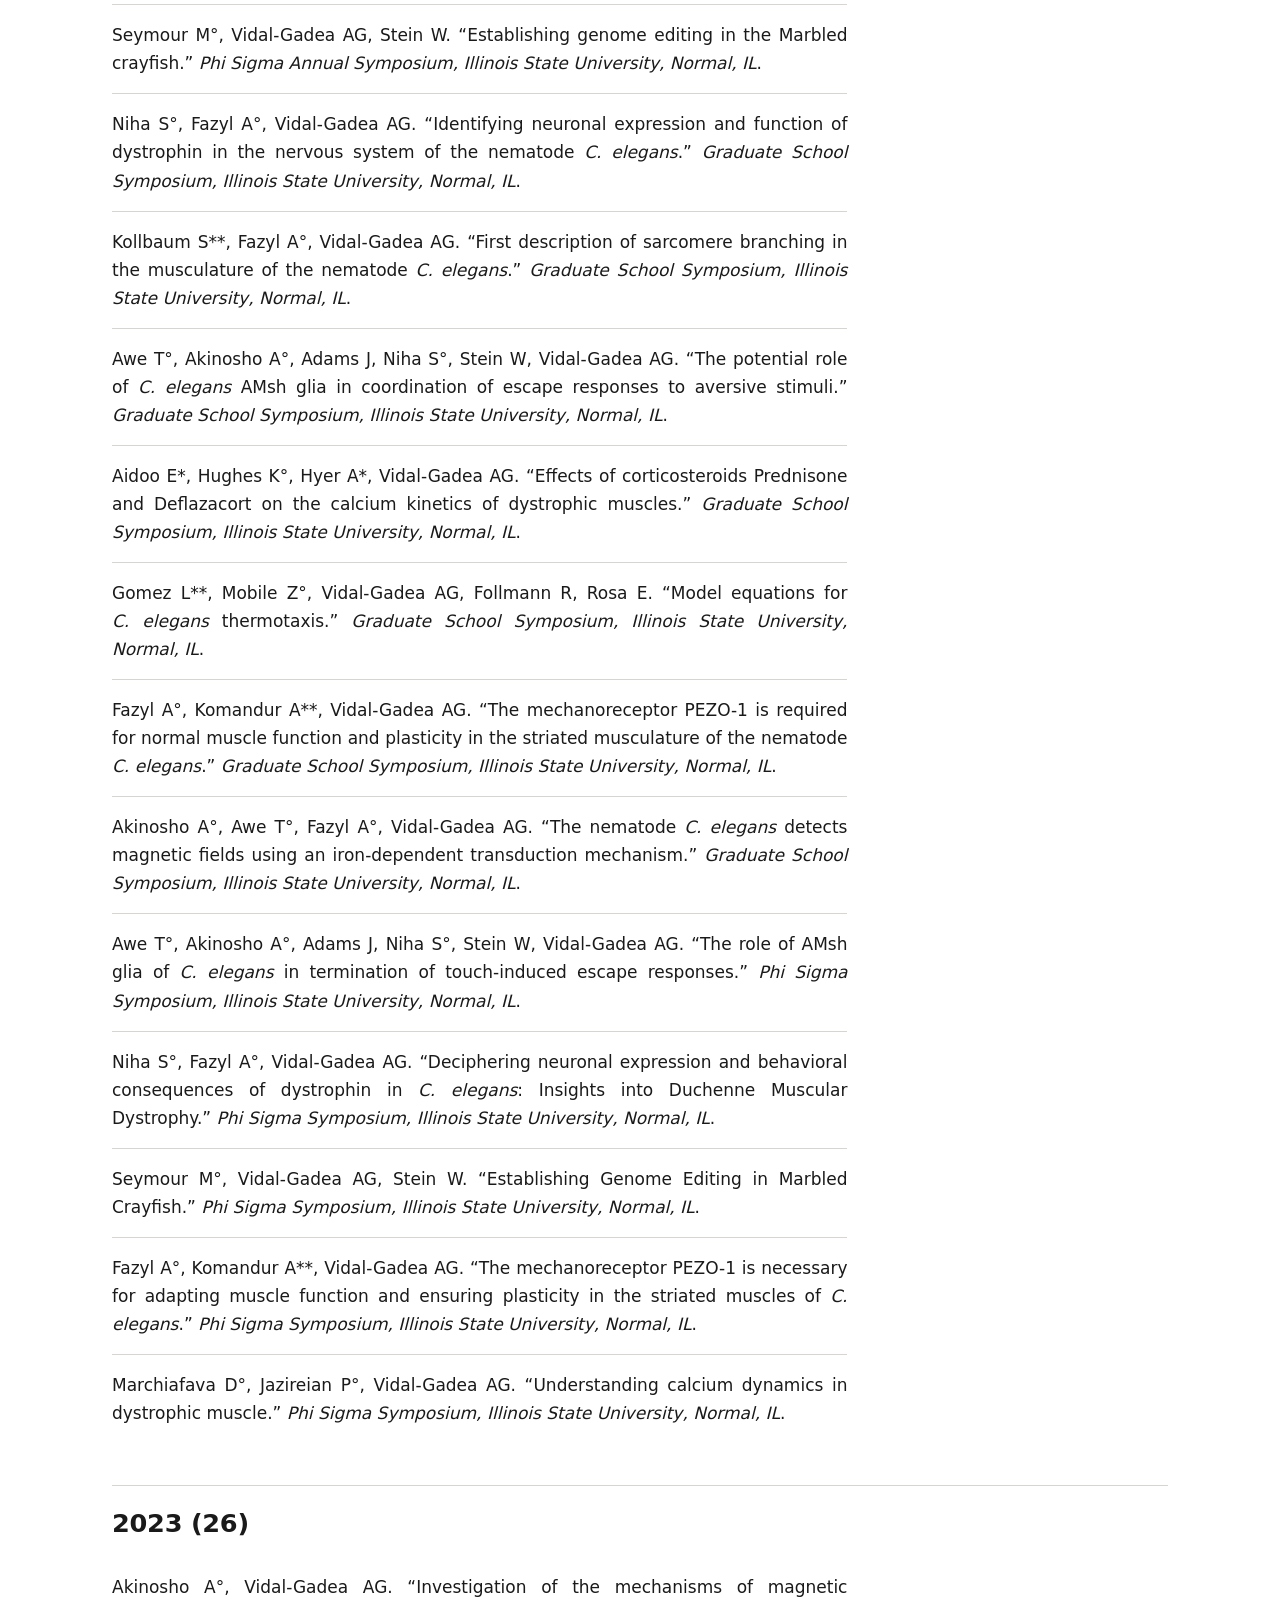
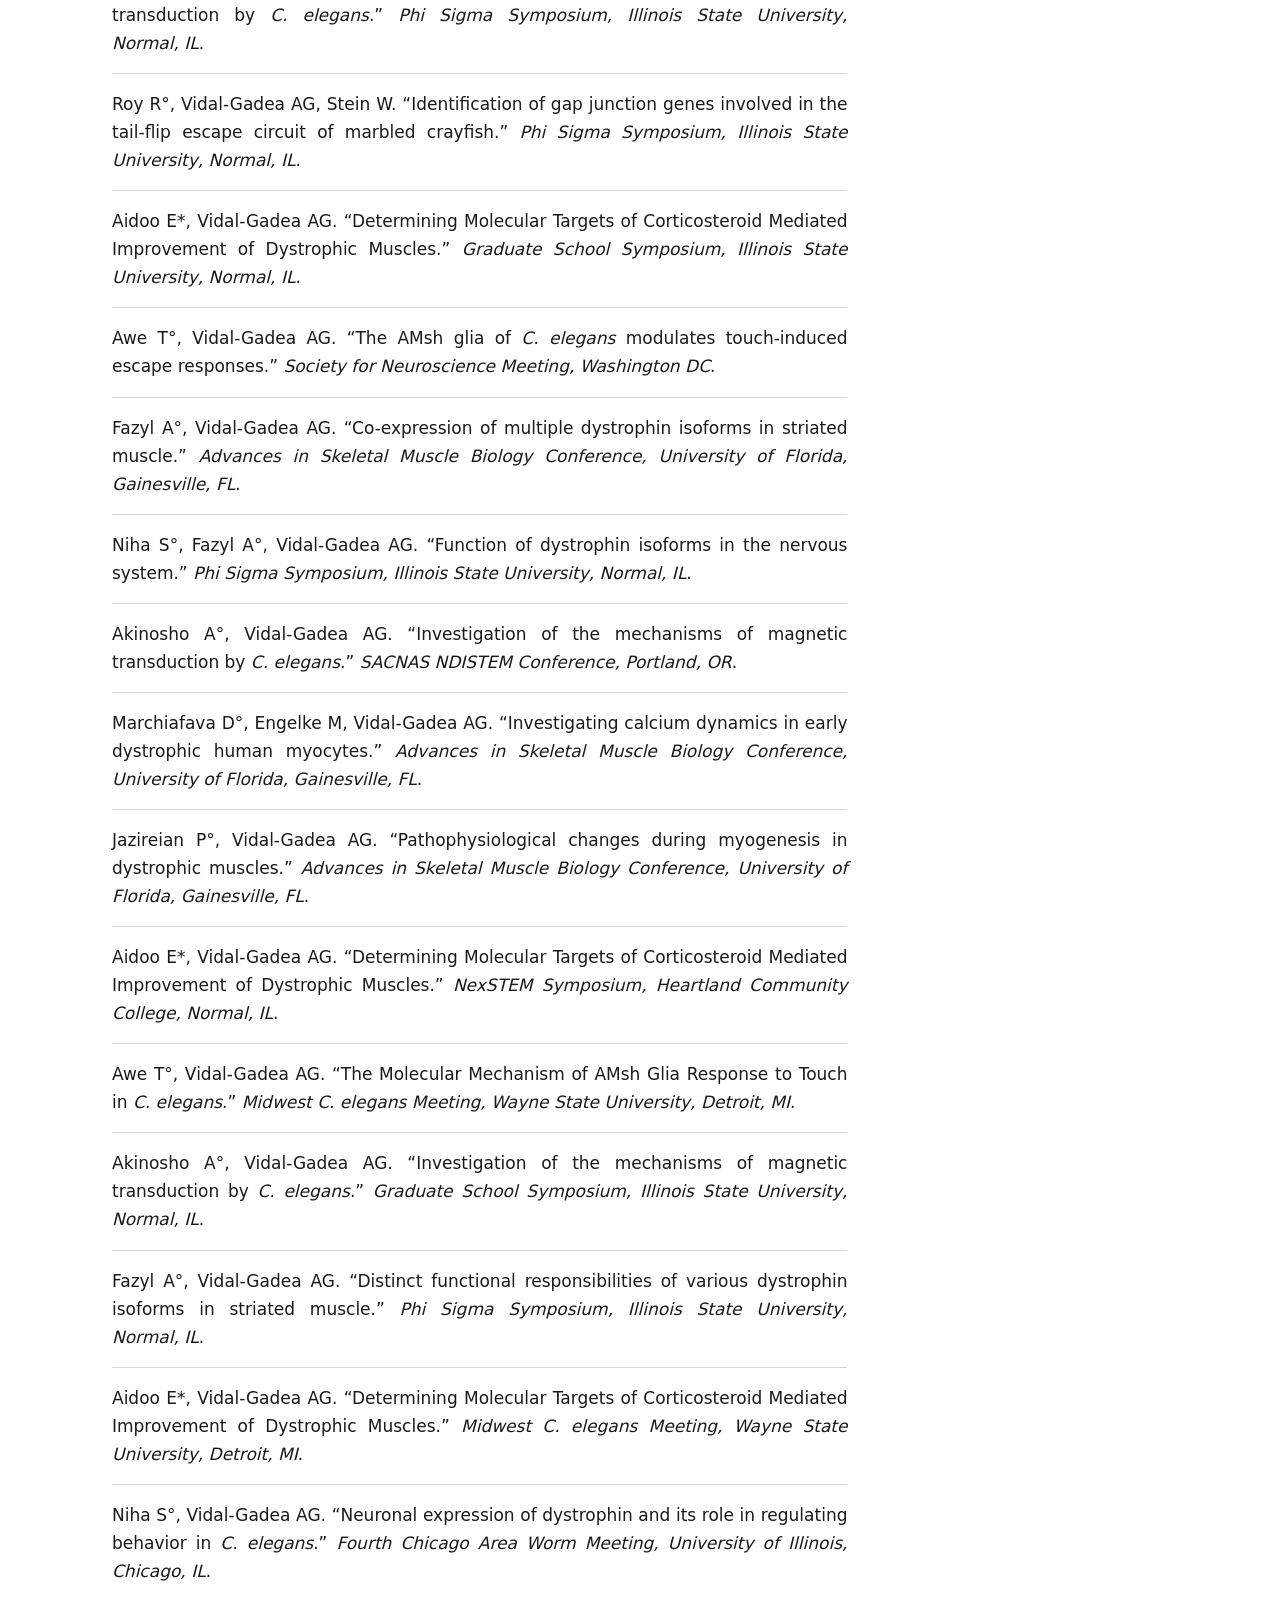
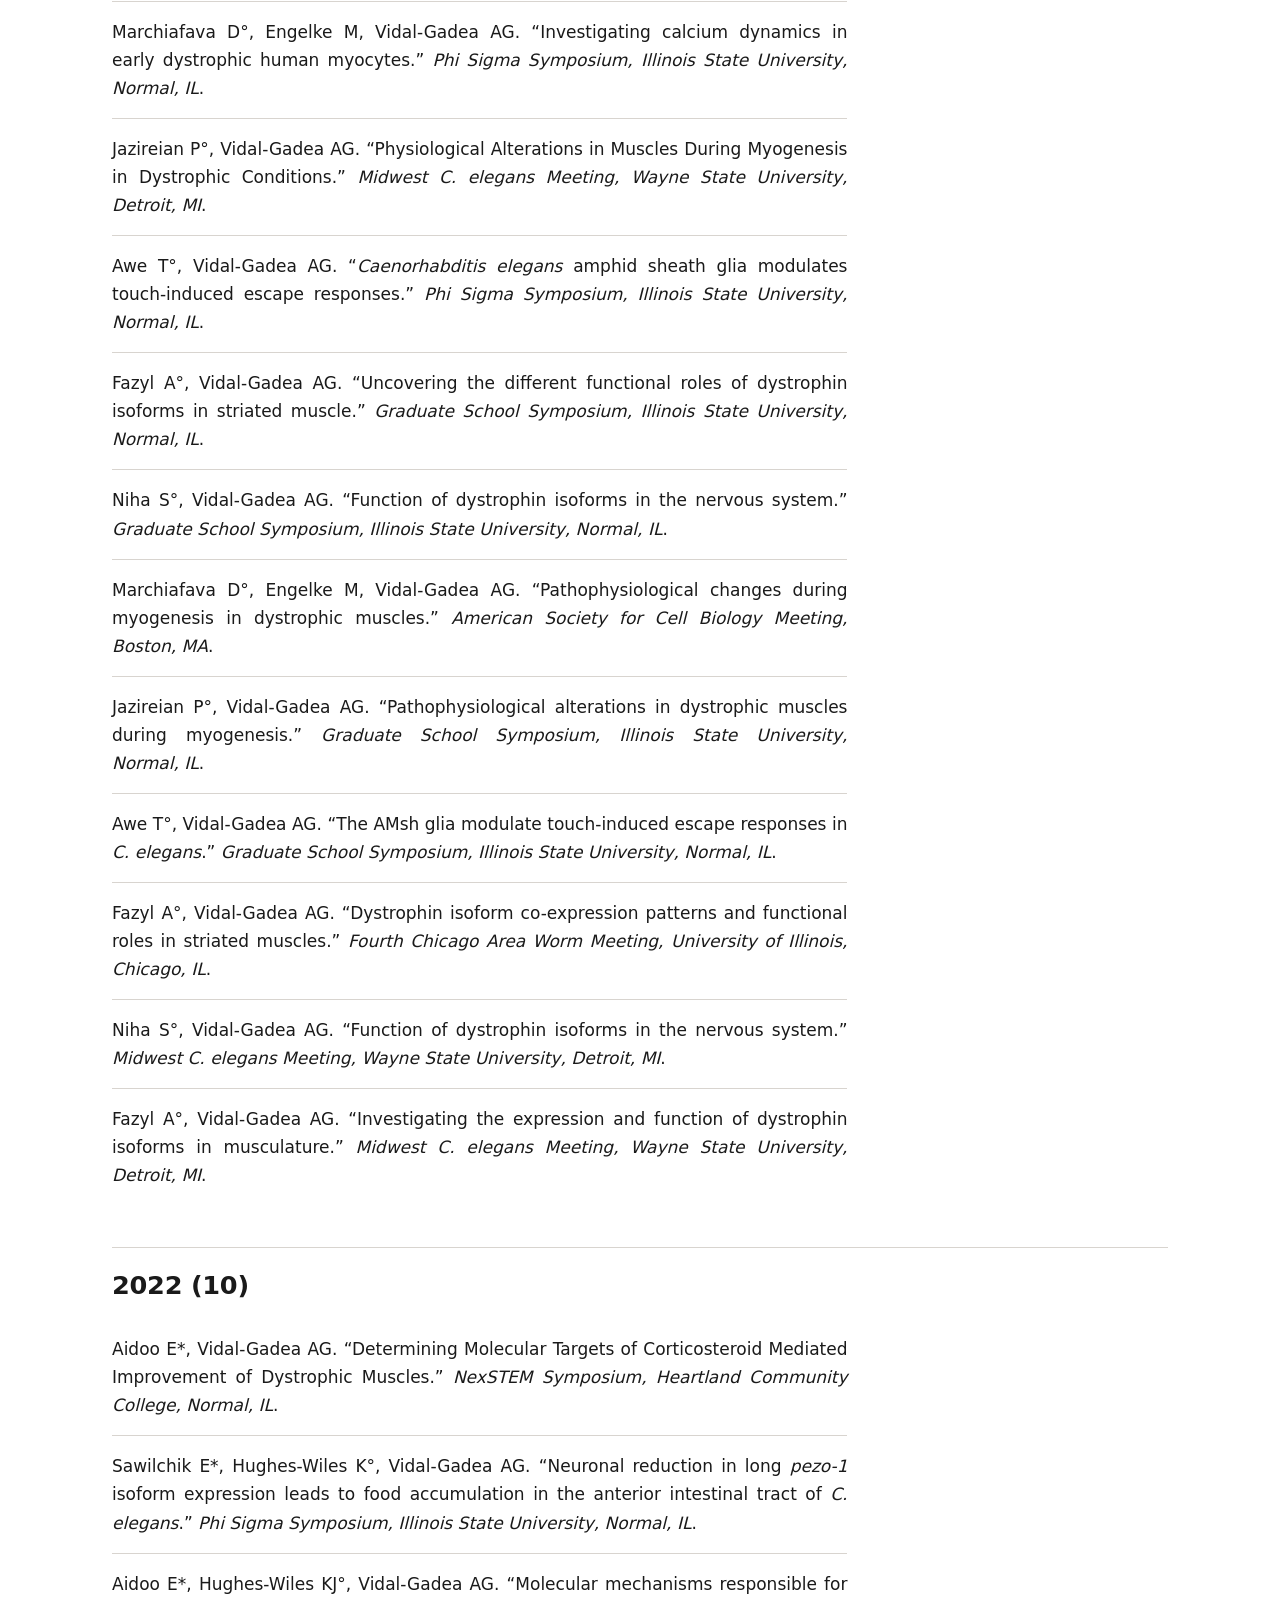
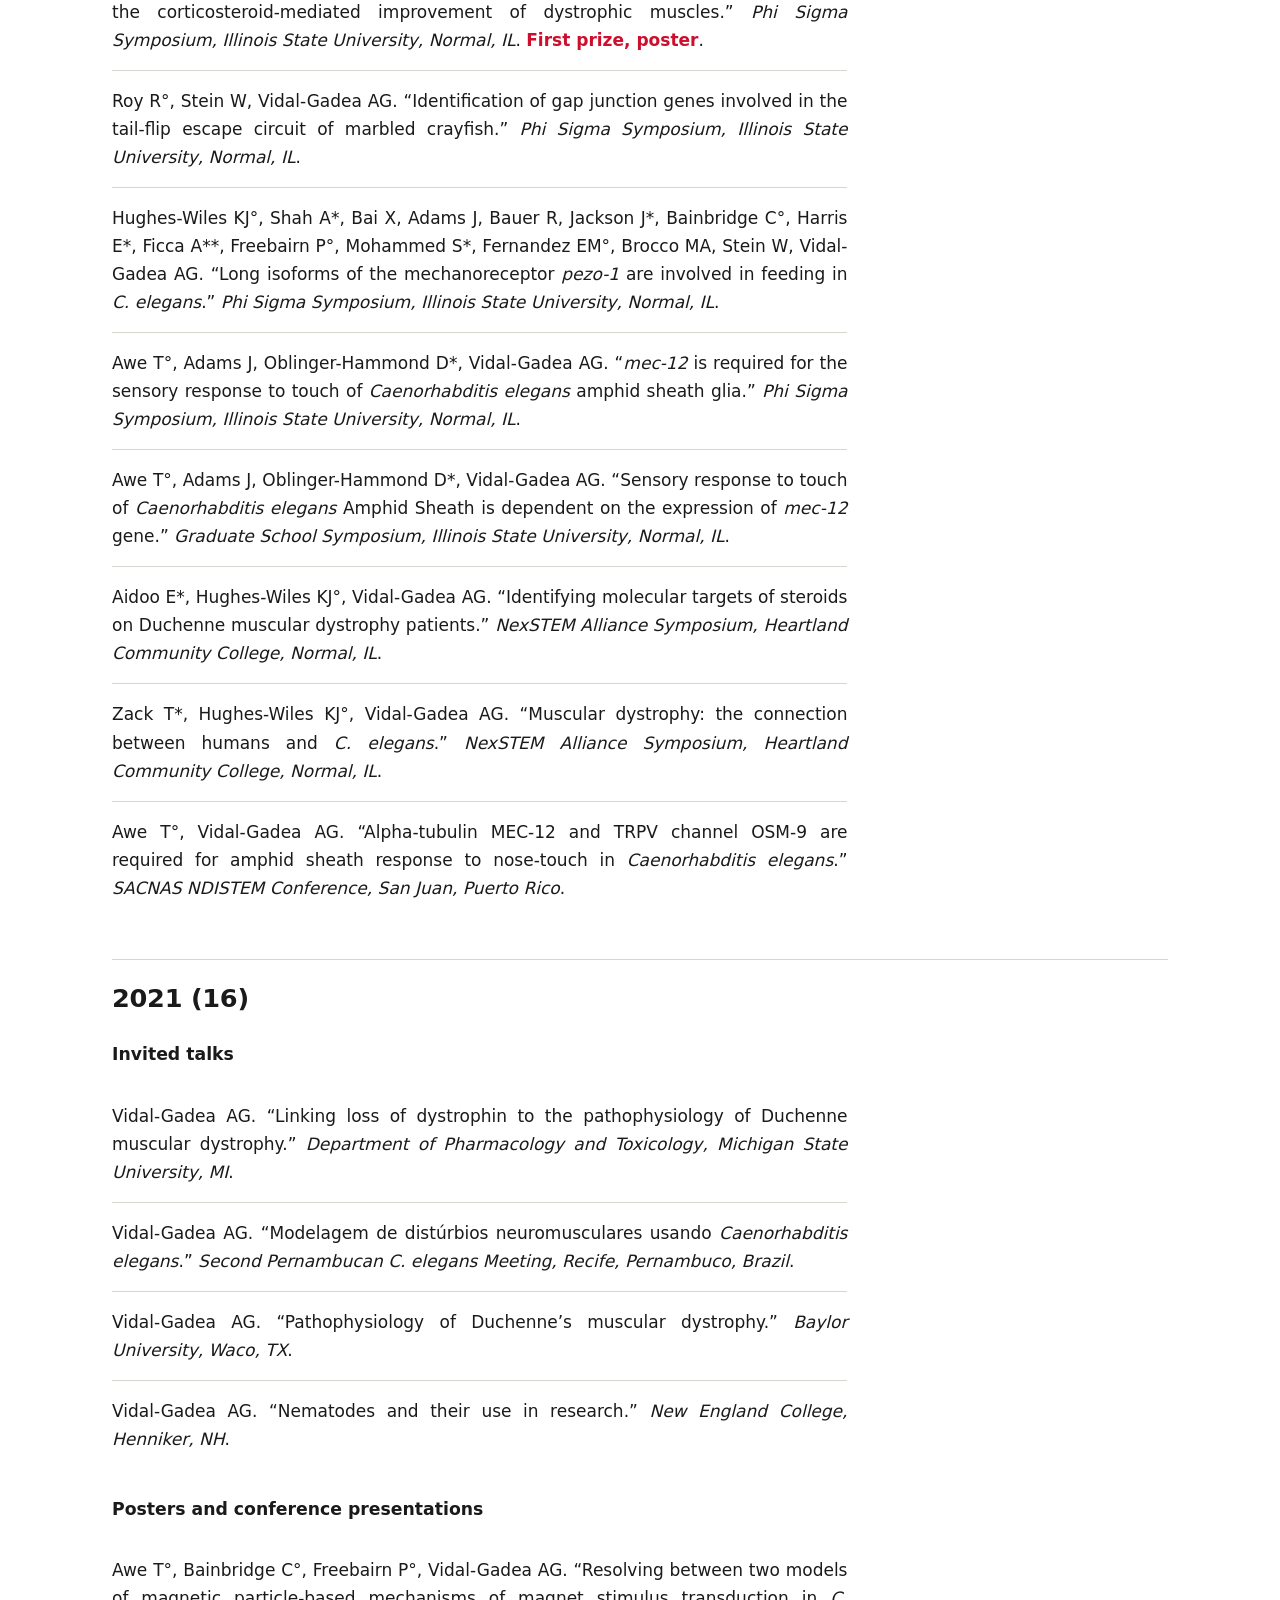
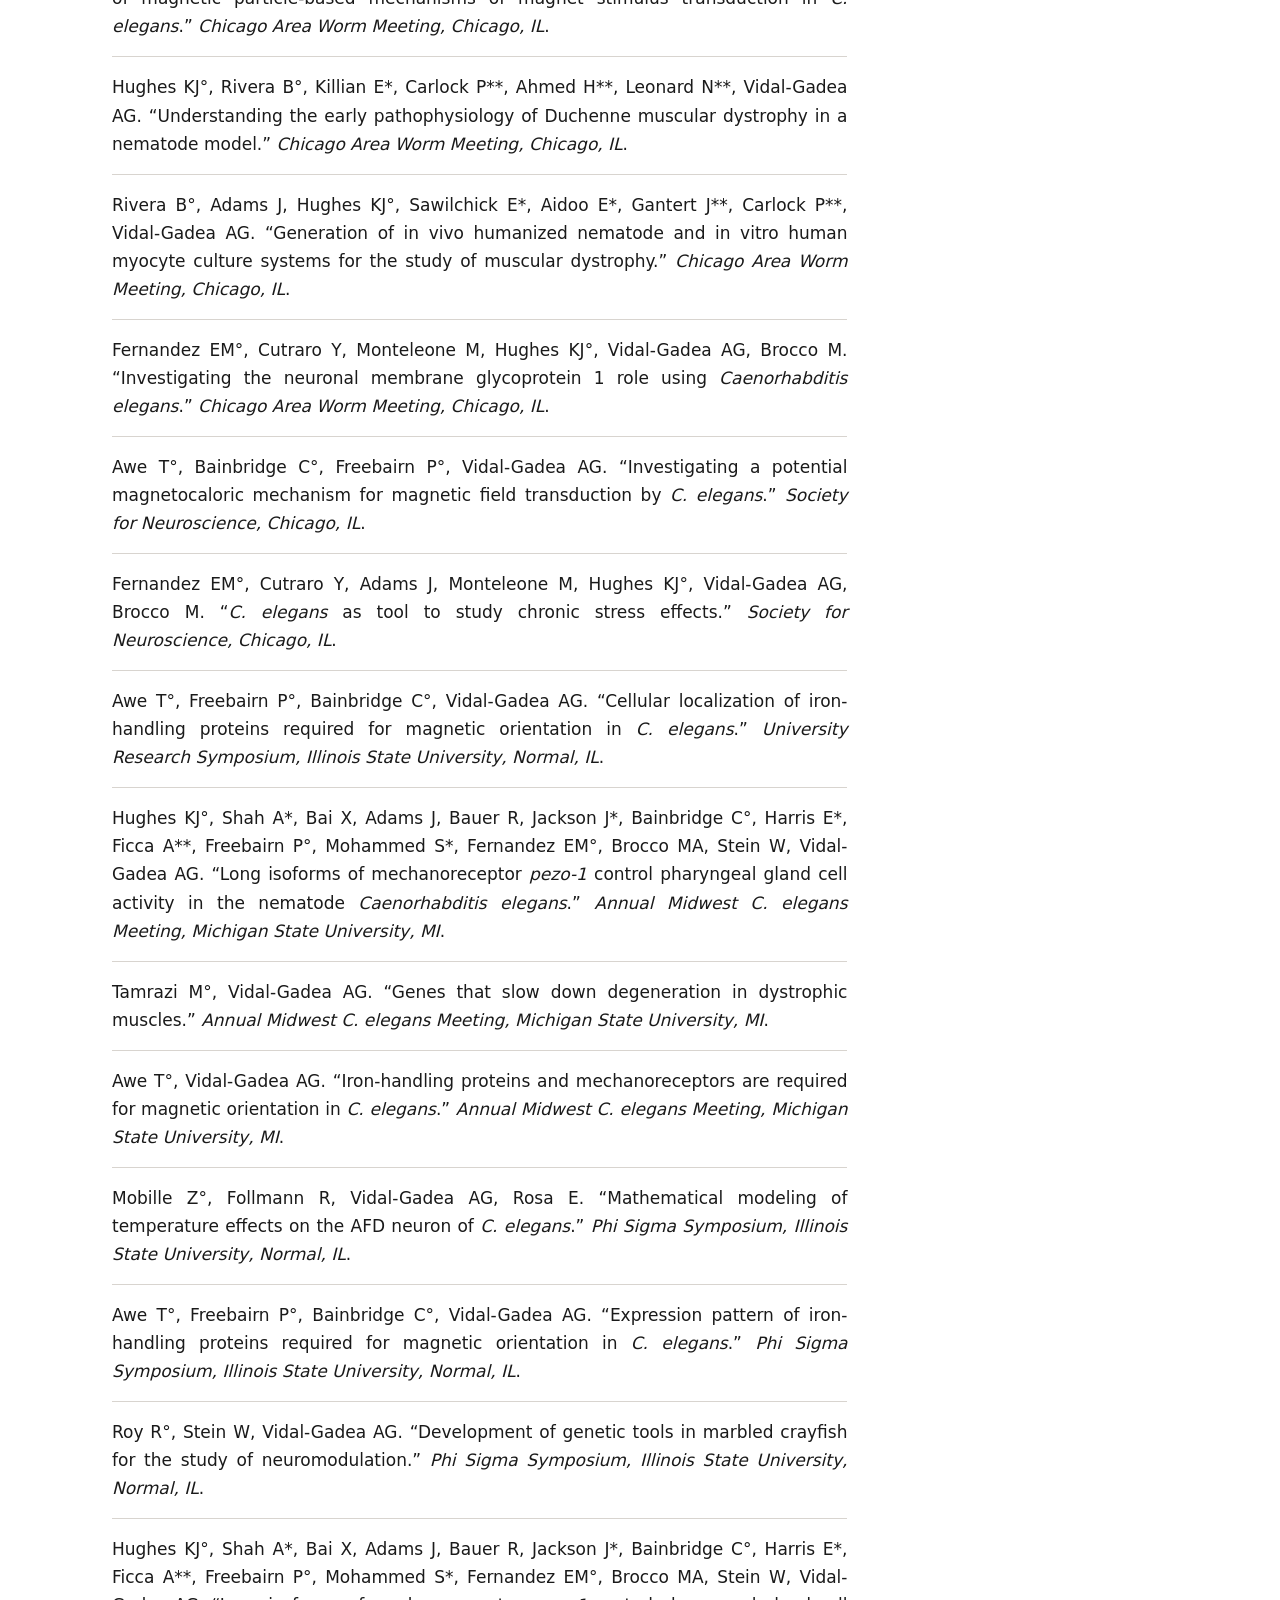
<file: presentations.html>
<!doctype html>
<html lang="en">
<head>
<meta charset="utf-8">
<meta name="viewport" content="width=device-width, initial-scale=1">
<title>Presentations — Vidal-Gadea Lab</title>
<meta name="description" content="164 posters and conference presentations from the Vidal-Gadea Lab since 2003, almost all presented by students.">
<meta property="og:title" content="Presentations — Vidal-Gadea Lab">
<meta property="og:description" content="164 posters and conference presentations from the Vidal-Gadea Lab since 2003, almost all presented by students.">
<meta property="og:url" content="https://agvg75.github.io/lab/presentations.html">
<link rel="icon" href="favicon.ico" sizes="32x32">
<link rel="icon" type="image/png" sizes="512x512" href="favicon-512.png">
<link rel="apple-touch-icon" href="favicon-180.png">
<meta property="og:site_name" content="Vidal-Gadea Lab">
<meta property="og:type" content="website">
<meta property="og:image" content="https://agvg75.github.io/lab/social-card.jpg">
<meta property="og:image:width" content="1200">
<meta property="og:image:height" content="630">
<meta name="twitter:card" content="summary_large_image">
<link rel="stylesheet" href="style.css">
</head>
<body>
<a class="skip" href="#main">Skip to main content</a>

<header class="masthead">
  <div class="wrap">
    <a class="brand" href="index.html" aria-label="Vidal-Gadea Lab home"><picture><source srcset="logo-white-360.png" media="(prefers-color-scheme: dark)" class="logo-dark"><img class="logo" src="logo-red-360.png" width="56" height="56" alt=""></picture></a>
    <a class="wordmark" href="index.html">Vidal-Gadea <span>Lab</span></a>
    <p class="tagline">School of Biological Sciences, Illinois State University</p>
  </div>
</header>

<nav class="primary" aria-label="Primary">
  <ul>
    <li><a href="news.html">News</a></li>
    <li><a href="research.html">Research</a></li>
    <li><a href="people.html">People</a></li>
    <li><a href="outreach.html">Outreach</a></li>
    <li><a href="publications.html">Publications</a></li>
    <li><a href="presentations.html" aria-current="page">Presentations</a></li>
    <li><a href="media.html">Media</a></li>
    <li><a href="alumni.html">Alumni</a></li>
    <li><a href="join.html">Join</a></li>
    <li><a href="resources.html">Resources</a></li>
  </ul>
</nav>

<main id="main" class="wrap">

  <h1>Presentations</h1>

  <p class="lede">175 posters and conference presentations since 2003, almost all of them
  presented by students, the talks our trainees have given in departmental seminar series, and invited talks given by the lab's principal investigator. This is the part of a lab's record that usually goes unpublished, so
  we publish it.</p>

  <p class="key"><strong>Author key.</strong> ° graduate student &nbsp;&middot;&nbsp; * undergraduate
  &nbsp;&middot;&nbsp; ** high school student. <span class="award">Red</span> marks a poster or talk that won an award. Venues range from the International
  <em>C. elegans</em> Meeting and the Society for Neuroscience to the McLean County STEM Gala.</p>


  <figure class="fig photo">
    <img src="pres-mackenzie-sfn-isoforms.jpg" alt="Mackenzie Jones, in a yellow jacket and wearing her conference badge, explaining her poster on dystrophin isoforms to a visitor standing at the board" width="1400" height="1050" loading="lazy">
    <figcaption>Mackenzie Jones presenting &ldquo;Role of dystrophin isoforms in the sensory nervous system of <em>C. elegans</em>&rdquo; at Neuroscience 2026, Washington, DC, 15 November 2026.</figcaption>
  </figure>

  <h2>2026 <span class="count">(11)</span></h2>
  <h3>Invited talks</h3>
  <ul class="pubs">
    <li>Vidal-Gadea AG. &ldquo;The Case for Treating AI Like Any Other Noisy Instrument.&rdquo; <span class="pub-venue">Anthropic AI for Science community call</span>, 19 November.</li>
    <li>Vidal-Gadea AG. &ldquo;The Case for a Magnetocaloric Sense.&rdquo; <span class="pub-venue">Biophysics Seminar, University of North Carolina at Charlotte</span>, 17 September.</li>
    <li>Vidal-Gadea AG. &ldquo;Building a mechanistic cross species program in Duchenne muscular dystrophy, from isoform biology to early calcium failure.&rdquo; <span class="pub-venue">Wayne State University, Detroit, MI</span>.</li>
    <li>Vidal-Gadea AG. &ldquo;How animals read the Earth&rsquo;s magnetic field.&rdquo; <span class="pub-venue">Science on Tap (public lecture), Bloomington, IL</span>.</li>
    <li>Vidal-Gadea AG. &ldquo;Tracing the origins of dysfunction in Duchenne muscular dystrophy: a multiscale approach to early pathophysiology.&rdquo; <span class="pub-venue">Neuroscience and Physiology Seminar Series, Illinois State University, Normal, IL</span>.</li>
  </ul>

  <h3>Talks</h3>
  <ul class="pubs">
    <li>Jones M&deg;. &ldquo;Intracellular calcium kinetics in the musculature of freely moving animals.&rdquo; <span class="pub-venue">Physiology, Neuroscience and Behavior Seminar, Illinois State University</span>, 16 October.</li>
    <li>Marchiafava D&deg;. &ldquo;Calcium pumps drive elevated calcium in dystrophic muscle.&rdquo; <span class="pub-venue">School of Biological Sciences Seminar Series (dissertation talk), Illinois State University</span>, 24 September.</li>
    <li>Nidadavolu N&deg;. &ldquo;Characterization of smooth muscle pathophysiology in Duchenne muscular dystrophy.&rdquo; <span class="pub-venue">Molecular and Cellular Biology Seminar, Illinois State University</span>, 2 September.</li>
  </ul>

  <h3>Posters</h3>
  <ul class="pubs">
    <li>Jones M&deg;, Vidal-Gadea AG. &ldquo;Role of dystrophin isoforms in the sensory nervous system of <em>C. elegans</em>.&rdquo; <span class="pub-venue">Neuroscience 2026, Society for Neuroscience, Washington, DC</span>, 15 November.</li>
    <li>Perez-Rodriguez M*, Jones M&deg;, Nidadavolu N&deg;, Marchiafava D&deg;, Vidal-Gadea AG. &ldquo;Characterizing dystrophic <em>C. elegans</em> strains to study the pathogenesis of Duchenne muscular dystrophy.&rdquo; <span class="pub-venue">Summer of Inquiry Symposium, Illinois State University, Normal, IL</span>.</li>
    <li>Marchiafava D&deg;, Vidal-Gadea AG. &ldquo;Early dystrophic calcium elevation from <em>C. elegans</em> embryos to human myoblasts is linked to PMCA dysfunction.&rdquo; <span class="pub-venue">Phi Sigma Research Symposium, Illinois State University, Normal, IL</span>. <span class="award">Best graduate poster</span>.</li>
    <li>Cheeseman E*, Fazyl A&deg;, Ruscheinski G*, Vidal-Gadea AG. &ldquo;Impacts of Duchenne muscular dystrophy on smooth muscle structure and function.&rdquo; <span class="pub-venue">Phi Sigma Research Symposium, Illinois State University, Normal, IL</span>. <span class="award">Best undergraduate poster</span>.</li>
    <li>Jones M&deg;, Vidal-Gadea AG. &ldquo;Dynamic compartmental calcium analysis in Duchenne muscular dystrophy.&rdquo; <span class="pub-venue">Phi Sigma Research Symposium, Illinois State University, Normal, IL</span>.</li>
    <li>Muthukumar A*, Vidal-Gadea AG. &ldquo;Studying Duchenne muscular dystrophy with the help of nematode worms.&rdquo; <span class="pub-venue">Phi Sigma Research Symposium, Illinois State University, Normal, IL</span>.</li>
    <li>Wilderman R*, Jones M&deg;, Vidal-Gadea AG. &ldquo;Investigating the impact of corticosteroids on smooth muscle in Duchenne muscular dystrophy.&rdquo; <span class="pub-venue">University Research Symposium, Illinois State University, Normal, IL</span>.</li>
    <li>Muthukumar A*, Vidal-Gadea AG. &ldquo;Studying muscular dystrophy with nematode worms.&rdquo; <span class="pub-venue">University Research Symposium, Illinois State University, Normal, IL</span>.</li>
    <li>Jones M&deg;, Vidal-Gadea AG. &ldquo;Dynamic compartmental calcium analysis in Duchenne muscular dystrophy.&rdquo; <span class="pub-venue">University Research Symposium, Illinois State University, Normal, IL</span>.</li>
    <li>Cheeseman E*, Fazyl A&deg;, Ruscheinski G*, Vidal-Gadea AG. &ldquo;Impacts of Duchenne muscular dystrophy on smooth muscle structure and function.&rdquo; <span class="pub-venue">University Research Symposium, Illinois State University, Normal, IL</span>.</li>
    <li>Jones M&deg;, Vidal-Gadea AG. &ldquo;Dynamic compartmental calcium analysis in Duchenne muscular dystrophy.&rdquo; <span class="pub-venue">Midwest <em>C. elegans</em> Meeting, Van Andel Institute, Grand Rapids, MI</span>.</li>
  </ul>


  <h2>2025 <span class="count">(17)</span></h2>
  <h3>Talks</h3>
  <ul class="pubs">
    <li>Jones M&deg;. &ldquo;Ordinary acts, a dystrophic challenge.&rdquo; <span class="pub-venue">Three Minute Thesis, Departmental Seminar, Illinois State University</span>.</li>
    <li>Jones M&deg;. &ldquo;Dynamic compartmental calcium analysis in Duchenne muscular dystrophy.&rdquo; <span class="pub-venue">Physiology, Neuroscience and Behavior Seminar, Illinois State University</span>.</li>
    <li>Ruscheinski G*, Cheeseman E*, Wilderman R*. &ldquo;Exploring the effects of Duchenne muscular dystrophy on smooth muscle.&rdquo; <span class="pub-venue">Physiology, Neuroscience and Behavior Seminar, Illinois State University</span>.</li>
    <li>Marchiafava D&deg;. &ldquo;Elevated calcium in dystrophic muscle is associated with downregulation of the plasma membrane Ca<sup>2+</sup> pump PMCA1.&rdquo; <span class="pub-venue">Physiology, Neuroscience and Behavior Seminar, Illinois State University</span> (two seminars).</li>
    <li>Akinosho A&deg;. &ldquo;Magnetosensation, hypomagnetic conditions, and transgenerational inheritance: insights from <em>Caenorhabditis elegans</em>.&rdquo; <span class="pub-venue">Physiology, Neuroscience and Behavior Seminar, Illinois State University</span>.</li>
    <li>Niha S&deg;. &ldquo;Deciphering neuronal expression and behavioral consequences of DYS-1B in <em>C. elegans</em>: insights into Duchenne muscular dystrophy.&rdquo; <span class="pub-venue">Physiology, Neuroscience and Behavior Seminar, Illinois State University</span>.</li>
    <li>Jones M&deg;. &ldquo;Investigating the role of dystrophin in neuromuscular communication.&rdquo; <span class="pub-venue">Physiology, Neuroscience and Behavior Seminar, Illinois State University</span>.</li>
    <li>Gomez M&deg;. &ldquo;Molecular mechanisms of action of corticosteroids in dystrophic muscles.&rdquo; <span class="pub-venue">Physiology, Neuroscience and Behavior Seminar, Illinois State University</span>.</li>
  </ul>

  <h3>Posters</h3>
  <ul class="pubs">
    <li>Ofurum F*, Cheeseman E*, Ruscheinski G*, Wilderman R*, Fransen H*, Aidoo E*, Fazyl A°, Vidal-Gadea AG. &ldquo;Modeling the Effect of Duchenne Muscular Dystrophy on Smooth Muscles Using <em>C. elegans</em>.&rdquo; <span class="pub-venue">Illinois State University, Normal, IL</span>.</li>
    <li>Marchiafava D°, Jones M°, Fazyl A°, Wilderman R*, Fransen H*, Cheeseman E*, Ruscheinski G*, Stein W, Engelke M, Vidal-Gadea AG. &ldquo;Conserved role of MCA-1 (PMCA1/4) in regulating early calcium dynamics in dystrophic muscle.&rdquo; <span class="pub-venue">International <em>C. elegans</em> Meeting, UC Davis, CA</span>.</li>
    <li>Marchiafava D°, Fazyl A°, Jones M°, Gomez M°, Vidal-Gadea AG. &ldquo;Isoform Interventions: Harnessing Endogenous Dystrophin Variants to Restore Muscle Function.&rdquo; <span class="pub-venue">Advances in Skeletal Muscle Biology, University of Florida, Gainesville, FL</span>.</li>
    <li>Marchiafava D°, Fazyl A°, Jones M°, Gomez M°, Vidal-Gadea AG. &ldquo;Harnessing Endogenous Dystrophin Isoforms to Ameliorate Duchenne Muscular Dystrophy.&rdquo; <span class="pub-venue">Advances in Skeletal Muscle Biology, University of Florida, Gainesville, FL</span>.</li>
    <li>Fazyl A°, Marchiafava D°, Vidal-Gadea AG. &ldquo;Dystrophin Isoform Expression and Muscle Plasticity in <em>C. elegans</em>: Implications for DMD.&rdquo; <span class="pub-venue">Advances in Skeletal Muscle Biology, University of Florida, Gainesville, FL</span>.</li>
    <li>Marchiafava D°, Fazyl A°, Engelke M, Stein W, Vidal-Gadea AG. &ldquo;Conserved Roles of MCA-1 and PMCA in Regulating Early Calcium Dynamics in Muscle.&rdquo; <span class="pub-venue">Advances in Skeletal Muscle Biology, University of Florida, Gainesville, FL</span>.</li>
    <li>Jones M°, Vidal-Gadea AG. &ldquo;Investigating the role of dystrophin in motor neuron function, a deeper dive into the neuronal pathology of Duchenne muscular dystrophy.&rdquo; <span class="pub-venue">Graduate School Symposium, Illinois State University, Normal, IL</span>.</li>
    <li>Gomez M°, Vidal-Gadea AG. &ldquo;Corticoid steroid effect and pathways in <em>C. elegans</em>.&rdquo; <span class="pub-venue">Graduate School Symposium, Illinois State University, Normal, IL</span>.</li>
    <li>Fransen H*, Fazyl A°, Niha S°, Vidal-Gadea AG. &ldquo;Investigating the role of dystrophin in smooth and striated muscles of <em>C. elegans</em>.&rdquo; <span class="pub-venue">Graduate School Symposium, Illinois State University, Normal, IL</span>.</li>
    <li>Batchelor P*, Fazyl A°, Vidal-Gadea AG. &ldquo;Understanding the role of dystrophin isoforms on muscle function in the nematode <em>C. elegans</em>.&rdquo; <span class="pub-venue">Graduate School Symposium, Illinois State University, Normal, IL</span>.</li>
    <li>Wilderman R*, Fazyl A°, Vidal-Gadea AG. &ldquo;Role of dystrophin isoforms in smooth muscle function during Duchenne muscular dystrophy.&rdquo; <span class="pub-venue">Graduate School Symposium, Illinois State University, Normal, IL</span>.</li>
    <li>Dunaway A*, Fazyl A°, Niha S°, Vidal-Gadea AG. &ldquo;Therapeutic potential of short dystrophin isoforms in Duchenne muscular dystrophy.&rdquo; <span class="pub-venue">Graduate School Symposium, Illinois State University, Normal, IL</span>.</li>
    <li>Awe T°, Vidal-Gadea AG. &ldquo;Subcellular localization of candidate magnetoreceptor molecules in <em>C. elegans</em>.&rdquo; <span class="pub-venue">Graduate School Symposium, Illinois State University, Normal, IL</span>.</li>
    <li>Awe T°, Vidal-Gadea AG. &ldquo;Subcellular localization of candidate magnetoreceptor molecules in <em>C. elegans</em>.&rdquo; <span class="pub-venue">Phi Sigma Biology Symposium, Illinois State University, Normal, IL</span>.</li>
    <li>Marchiafava D°, Vidal-Gadea AG. &ldquo;Downregulation of the plasma membrane Ca2+ pump, PMCA1, in dystrophic muscles precedes cytosolic calcium dysregulation.&rdquo; <span class="pub-venue">Phi Sigma Biology Symposium, Illinois State University, Normal, IL</span>.</li>
    <li>Jones M°, Vidal-Gadea AG. &ldquo;Characterizing the effect of RU486 on embryonic development.&rdquo; <span class="pub-venue">Phi Sigma Biology Symposium, Illinois State University, Normal, IL</span>.</li>
    <li>Gomez M°, Aidoo E*, Vidal-Gadea AG. &ldquo;Investigating effects and non-inflammatory pathways of corticosteroids used to treat Duchenne Muscular Dystrophy in <em>C. elegans</em>.&rdquo; <span class="pub-venue">Phi Sigma Biology Symposium, Illinois State University, Normal, IL</span>.</li>
  </ul>



  <figure class="fig photo">
    <img src="pres-danny-gainesville-isoform.jpg" alt="Damiano Marchiafava beside his poster on dystrophin isoform expression and muscle plasticity in C. elegans" width="1400" height="1050" loading="lazy">
    <figcaption>Damiano Marchiafava with the dystrophin isoform poster at Advances in Skeletal Muscle Biology, University of Florida, Gainesville, March 2025. Most of what a lab produces in a year is presented this way, standing beside a sheet of paper for two hours, and almost none of it is ever indexed.</figcaption>
  </figure>

  <h2>2024 <span class="count">(16)</span></h2>
  <h3>Invited talks</h3>
  <ul class="pubs">
    <li>Vidal-Gadea AG. &ldquo;Earth and how to survive it: a guide to identifying challenges and opportunities on a mid-size silicate planet.&rdquo; <span class="pub-venue">Promotion talk, School of Biological Sciences, Illinois State University, Normal, IL</span>.</li>
  </ul>

  <h3>Posters and conference presentations</h3>
  <ul class="pubs">
    <li>Chauhan M, Engelke M, Hyun Kim J, Vidal-Gadea AG, Baral S, Manna U. &ldquo;Development of an apical TIRF-illumination super-resolution microscope for cell biology research.&rdquo; <span class="pub-venue">Graduate School Symposium, Illinois State University, Normal, IL</span>.</li>
    <li>Seymour M°, Vidal-Gadea AG, Stein W. &ldquo;Establishing genome editing in the Marbled crayfish.&rdquo; <span class="pub-venue">Society for Neuroscience Annual Meeting, Chicago, IL</span>.</li>
    <li>Seymour M°, Vidal-Gadea AG, Stein W. &ldquo;Establishing genome editing in the Marbled crayfish.&rdquo; <span class="pub-venue">Graduate School Symposium, Illinois State University, Normal, IL</span>.</li>
    <li>Seymour M°, Vidal-Gadea AG, Stein W. &ldquo;Establishing genome editing in the Marbled crayfish.&rdquo; <span class="pub-venue">Phi Sigma Annual Symposium, Illinois State University, Normal, IL</span>.</li>
    <li>Niha S°, Fazyl A°, Vidal-Gadea AG. &ldquo;Identifying neuronal expression and function of dystrophin in the nervous system of the nematode <em>C. elegans</em>.&rdquo; <span class="pub-venue">Graduate School Symposium, Illinois State University, Normal, IL</span>.</li>
    <li>Kollbaum S**, Fazyl A°, Vidal-Gadea AG. &ldquo;First description of sarcomere branching in the musculature of the nematode <em>C. elegans</em>.&rdquo; <span class="pub-venue">Graduate School Symposium, Illinois State University, Normal, IL</span>.</li>
    <li>Awe T°, Akinosho A°, Adams J, Niha S°, Stein W, Vidal-Gadea AG. &ldquo;The potential role of <em>C. elegans</em> AMsh glia in coordination of escape responses to aversive stimuli.&rdquo; <span class="pub-venue">Graduate School Symposium, Illinois State University, Normal, IL</span>.</li>
    <li>Aidoo E*, Hughes K°, Hyer A*, Vidal-Gadea AG. &ldquo;Effects of corticosteroids Prednisone and Deflazacort on the calcium kinetics of dystrophic muscles.&rdquo; <span class="pub-venue">Graduate School Symposium, Illinois State University, Normal, IL</span>.</li>
    <li>Gomez L**, Mobile Z°, Vidal-Gadea AG, Follmann R, Rosa E. &ldquo;Model equations for <em>C. elegans</em> thermotaxis.&rdquo; <span class="pub-venue">Graduate School Symposium, Illinois State University, Normal, IL</span>.</li>
    <li>Fazyl A°, Komandur A**, Vidal-Gadea AG. &ldquo;The mechanoreceptor PEZO-1 is required for normal muscle function and plasticity in the striated musculature of the nematode <em>C. elegans</em>.&rdquo; <span class="pub-venue">Graduate School Symposium, Illinois State University, Normal, IL</span>.</li>
    <li>Akinosho A°, Awe T°, Fazyl A°, Vidal-Gadea AG. &ldquo;The nematode <em>C. elegans</em> detects magnetic fields using an iron-dependent transduction mechanism.&rdquo; <span class="pub-venue">Graduate School Symposium, Illinois State University, Normal, IL</span>.</li>
    <li>Awe T°, Akinosho A°, Adams J, Niha S°, Stein W, Vidal-Gadea AG. &ldquo;The role of AMsh glia of <em>C. elegans</em> in termination of touch-induced escape responses.&rdquo; <span class="pub-venue">Phi Sigma Symposium, Illinois State University, Normal, IL</span>.</li>
    <li>Niha S°, Fazyl A°, Vidal-Gadea AG. &ldquo;Deciphering neuronal expression and behavioral consequences of dystrophin in <em>C. elegans</em>: Insights into Duchenne Muscular Dystrophy.&rdquo; <span class="pub-venue">Phi Sigma Symposium, Illinois State University, Normal, IL</span>.</li>
    <li>Seymour M°, Vidal-Gadea AG, Stein W. &ldquo;Establishing Genome Editing in Marbled Crayfish.&rdquo; <span class="pub-venue">Phi Sigma Symposium, Illinois State University, Normal, IL</span>.</li>
    <li>Fazyl A°, Komandur A**, Vidal-Gadea AG. &ldquo;The mechanoreceptor PEZO-1 is necessary for adapting muscle function and ensuring plasticity in the striated muscles of <em>C. elegans</em>.&rdquo; <span class="pub-venue">Phi Sigma Symposium, Illinois State University, Normal, IL</span>.</li>
    <li>Marchiafava D°, Jazireian P°, Vidal-Gadea AG. &ldquo;Understanding calcium dynamics in dystrophic muscle.&rdquo; <span class="pub-venue">Phi Sigma Symposium, Illinois State University, Normal, IL</span>.</li>
  </ul>

  <h2>2023 <span class="count">(26)</span></h2>
  <ul class="pubs">
    <li>Akinosho A°, Vidal-Gadea AG. &ldquo;Investigation of the mechanisms of magnetic transduction by <em>C. elegans</em>.&rdquo; <span class="pub-venue">Phi Sigma Symposium, Illinois State University, Normal, IL</span>.</li>
    <li>Roy R°, Vidal-Gadea AG, Stein W. &ldquo;Identification of gap junction genes involved in the tail-flip escape circuit of marbled crayfish.&rdquo; <span class="pub-venue">Phi Sigma Symposium, Illinois State University, Normal, IL</span>.</li>
    <li>Aidoo E*, Vidal-Gadea AG. &ldquo;Determining Molecular Targets of Corticosteroid Mediated Improvement of Dystrophic Muscles.&rdquo; <span class="pub-venue">Graduate School Symposium, Illinois State University, Normal, IL</span>.</li>
    <li>Awe T°, Vidal-Gadea AG. &ldquo;The AMsh glia of <em>C. elegans</em> modulates touch-induced escape responses.&rdquo; <span class="pub-venue">Society for Neuroscience Meeting, Washington DC</span>.</li>
    <li>Fazyl A°, Vidal-Gadea AG. &ldquo;Co-expression of multiple dystrophin isoforms in striated muscle.&rdquo; <span class="pub-venue">Advances in Skeletal Muscle Biology Conference, University of Florida, Gainesville, FL</span>.</li>
    <li>Niha S°, Fazyl A°, Vidal-Gadea AG. &ldquo;Function of dystrophin isoforms in the nervous system.&rdquo; <span class="pub-venue">Phi Sigma Symposium, Illinois State University, Normal, IL</span>.</li>
    <li>Akinosho A°, Vidal-Gadea AG. &ldquo;Investigation of the mechanisms of magnetic transduction by <em>C. elegans</em>.&rdquo; <span class="pub-venue">SACNAS NDISTEM Conference, Portland, OR</span>.</li>
    <li>Marchiafava D°, Engelke M, Vidal-Gadea AG. &ldquo;Investigating calcium dynamics in early dystrophic human myocytes.&rdquo; <span class="pub-venue">Advances in Skeletal Muscle Biology Conference, University of Florida, Gainesville, FL</span>.</li>
    <li>Jazireian P°, Vidal-Gadea AG. &ldquo;Pathophysiological changes during myogenesis in dystrophic muscles.&rdquo; <span class="pub-venue">Advances in Skeletal Muscle Biology Conference, University of Florida, Gainesville, FL</span>.</li>
    <li>Aidoo E*, Vidal-Gadea AG. &ldquo;Determining Molecular Targets of Corticosteroid Mediated Improvement of Dystrophic Muscles.&rdquo; <span class="pub-venue">NexSTEM Symposium, Heartland Community College, Normal, IL</span>.</li>
    <li>Awe T°, Vidal-Gadea AG. &ldquo;The Molecular Mechanism of AMsh Glia Response to Touch in <em>C. elegans</em>.&rdquo; <span class="pub-venue">Midwest <em>C. elegans</em> Meeting, Wayne State University, Detroit, MI</span>.</li>
    <li>Akinosho A°, Vidal-Gadea AG. &ldquo;Investigation of the mechanisms of magnetic transduction by <em>C. elegans</em>.&rdquo; <span class="pub-venue">Graduate School Symposium, Illinois State University, Normal, IL</span>.</li>
    <li>Fazyl A°, Vidal-Gadea AG. &ldquo;Distinct functional responsibilities of various dystrophin isoforms in striated muscle.&rdquo; <span class="pub-venue">Phi Sigma Symposium, Illinois State University, Normal, IL</span>.</li>
    <li>Aidoo E*, Vidal-Gadea AG. &ldquo;Determining Molecular Targets of Corticosteroid Mediated Improvement of Dystrophic Muscles.&rdquo; <span class="pub-venue">Midwest <em>C. elegans</em> Meeting, Wayne State University, Detroit, MI</span>.</li>
    <li>Niha S°, Vidal-Gadea AG. &ldquo;Neuronal expression of dystrophin and its role in regulating behavior in <em>C. elegans</em>.&rdquo; <span class="pub-venue">Fourth Chicago Area Worm Meeting, University of Illinois, Chicago, IL</span>.</li>
    <li>Marchiafava D°, Engelke M, Vidal-Gadea AG. &ldquo;Investigating calcium dynamics in early dystrophic human myocytes.&rdquo; <span class="pub-venue">Phi Sigma Symposium, Illinois State University, Normal, IL</span>.</li>
    <li>Jazireian P°, Vidal-Gadea AG. &ldquo;Physiological Alterations in Muscles During Myogenesis in Dystrophic Conditions.&rdquo; <span class="pub-venue">Midwest <em>C. elegans</em> Meeting, Wayne State University, Detroit, MI</span>.</li>
    <li>Awe T°, Vidal-Gadea AG. &ldquo;<em>Caenorhabditis elegans</em> amphid sheath glia modulates touch-induced escape responses.&rdquo; <span class="pub-venue">Phi Sigma Symposium, Illinois State University, Normal, IL</span>.</li>
    <li>Fazyl A°, Vidal-Gadea AG. &ldquo;Uncovering the different functional roles of dystrophin isoforms in striated muscle.&rdquo; <span class="pub-venue">Graduate School Symposium, Illinois State University, Normal, IL</span>.</li>
    <li>Niha S°, Vidal-Gadea AG. &ldquo;Function of dystrophin isoforms in the nervous system.&rdquo; <span class="pub-venue">Graduate School Symposium, Illinois State University, Normal, IL</span>.</li>
    <li>Marchiafava D°, Engelke M, Vidal-Gadea AG. &ldquo;Pathophysiological changes during myogenesis in dystrophic muscles.&rdquo; <span class="pub-venue">American Society for Cell Biology Meeting, Boston, MA</span>.</li>
    <li>Jazireian P°, Vidal-Gadea AG. &ldquo;Pathophysiological alterations in dystrophic muscles during myogenesis.&rdquo; <span class="pub-venue">Graduate School Symposium, Illinois State University, Normal, IL</span>.</li>
    <li>Awe T°, Vidal-Gadea AG. &ldquo;The AMsh glia modulate touch-induced escape responses in <em>C. elegans</em>.&rdquo; <span class="pub-venue">Graduate School Symposium, Illinois State University, Normal, IL</span>.</li>
    <li>Fazyl A°, Vidal-Gadea AG. &ldquo;Dystrophin isoform co-expression patterns and functional roles in striated muscles.&rdquo; <span class="pub-venue">Fourth Chicago Area Worm Meeting, University of Illinois, Chicago, IL</span>.</li>
    <li>Niha S°, Vidal-Gadea AG. &ldquo;Function of dystrophin isoforms in the nervous system.&rdquo; <span class="pub-venue">Midwest <em>C. elegans</em> Meeting, Wayne State University, Detroit, MI</span>.</li>
    <li>Fazyl A°, Vidal-Gadea AG. &ldquo;Investigating the expression and function of dystrophin isoforms in musculature.&rdquo; <span class="pub-venue">Midwest <em>C. elegans</em> Meeting, Wayne State University, Detroit, MI</span>.</li>
  </ul>

  <h2>2022 <span class="count">(10)</span></h2>
  <ul class="pubs">
    <li>Aidoo E*, Vidal-Gadea AG. &ldquo;Determining Molecular Targets of Corticosteroid Mediated Improvement of Dystrophic Muscles.&rdquo; <span class="pub-venue">NexSTEM Symposium, Heartland Community College, Normal, IL</span>.</li>
    <li>Sawilchik E*, Hughes-Wiles K°, Vidal-Gadea AG. &ldquo;Neuronal reduction in long <em>pezo-1</em> isoform expression leads to food accumulation in the anterior intestinal tract of <em>C. elegans</em>.&rdquo; <span class="pub-venue">Phi Sigma Symposium, Illinois State University, Normal, IL</span>.</li>
    <li>Aidoo E*, Hughes-Wiles KJ°, Vidal-Gadea AG. &ldquo;Molecular mechanisms responsible for the corticosteroid-mediated improvement of dystrophic muscles.&rdquo; <span class="pub-venue">Phi Sigma Symposium, Illinois State University, Normal, IL</span>. <span class="award">First prize, poster</span>.</li>
    <li>Roy R°, Stein W, Vidal-Gadea AG. &ldquo;Identification of gap junction genes involved in the tail-flip escape circuit of marbled crayfish.&rdquo; <span class="pub-venue">Phi Sigma Symposium, Illinois State University, Normal, IL</span>.</li>
    <li>Hughes-Wiles KJ°, Shah A*, Bai X, Adams J, Bauer R, Jackson J*, Bainbridge C°, Harris E*, Ficca A**, Freebairn P°, Mohammed S*, Fernandez EM°, Brocco MA, Stein W, Vidal-Gadea AG. &ldquo;Long isoforms of the mechanoreceptor <em>pezo-1</em> are involved in feeding in <em>C. elegans</em>.&rdquo; <span class="pub-venue">Phi Sigma Symposium, Illinois State University, Normal, IL</span>.</li>
    <li>Awe T°, Adams J, Oblinger-Hammond D*, Vidal-Gadea AG. &ldquo;<em>mec-12</em> is required for the sensory response to touch of <em>Caenorhabditis elegans</em> amphid sheath glia.&rdquo; <span class="pub-venue">Phi Sigma Symposium, Illinois State University, Normal, IL</span>.</li>
    <li>Awe T°, Adams J, Oblinger-Hammond D*, Vidal-Gadea AG. &ldquo;Sensory response to touch of <em>Caenorhabditis elegans</em> Amphid Sheath is dependent on the expression of <em>mec-12</em> gene.&rdquo; <span class="pub-venue">Graduate School Symposium, Illinois State University, Normal, IL</span>.</li>
    <li>Aidoo E*, Hughes-Wiles KJ°, Vidal-Gadea AG. &ldquo;Identifying molecular targets of steroids on Duchenne muscular dystrophy patients.&rdquo; <span class="pub-venue">NexSTEM Alliance Symposium, Heartland Community College, Normal, IL</span>.</li>
    <li>Zack T*, Hughes-Wiles KJ°, Vidal-Gadea AG. &ldquo;Muscular dystrophy: the connection between humans and <em>C. elegans</em>.&rdquo; <span class="pub-venue">NexSTEM Alliance Symposium, Heartland Community College, Normal, IL</span>.</li>
    <li>Awe T°, Vidal-Gadea AG. &ldquo;Alpha-tubulin MEC-12 and TRPV channel OSM-9 are required for amphid sheath response to nose-touch in <em>Caenorhabditis elegans</em>.&rdquo; <span class="pub-venue">SACNAS NDISTEM Conference, San Juan, Puerto Rico</span>.</li>
  </ul>

  <h2>2021 <span class="count">(16)</span></h2>
  <h3>Invited talks</h3>
  <ul class="pubs">
    <li>Vidal-Gadea AG. &ldquo;Linking loss of dystrophin to the pathophysiology of Duchenne muscular dystrophy.&rdquo; <span class="pub-venue">Department of Pharmacology and Toxicology, Michigan State University, MI</span>.</li>
    <li>Vidal-Gadea AG. &ldquo;Modelagem de dist&uacute;rbios neuromusculares usando <em>Caenorhabditis elegans</em>.&rdquo; <span class="pub-venue">Second Pernambucan <em>C. elegans</em> Meeting, Recife, Pernambuco, Brazil</span>.</li>
    <li>Vidal-Gadea AG. &ldquo;Pathophysiology of Duchenne&rsquo;s muscular dystrophy.&rdquo; <span class="pub-venue">Baylor University, Waco, TX</span>.</li>
    <li>Vidal-Gadea AG. &ldquo;Nematodes and their use in research.&rdquo; <span class="pub-venue">New England College, Henniker, NH</span>.</li>
  </ul>

  <h3>Posters and conference presentations</h3>
  <ul class="pubs">
    <li>Awe T°, Bainbridge C°, Freebairn P°, Vidal-Gadea AG. &ldquo;Resolving between two models of magnetic particle-based mechanisms of magnet stimulus transduction in <em>C. elegans</em>.&rdquo; <span class="pub-venue">Chicago Area Worm Meeting, Chicago, IL</span>.</li>
    <li>Hughes KJ°, Rivera B°, Killian E*, Carlock P**, Ahmed H**, Leonard N**, Vidal-Gadea AG. &ldquo;Understanding the early pathophysiology of Duchenne muscular dystrophy in a nematode model.&rdquo; <span class="pub-venue">Chicago Area Worm Meeting, Chicago, IL</span>.</li>
    <li>Rivera B°, Adams J, Hughes KJ°, Sawilchick E*, Aidoo E*, Gantert J**, Carlock P**, Vidal-Gadea AG. &ldquo;Generation of in vivo humanized nematode and in vitro human myocyte culture systems for the study of muscular dystrophy.&rdquo; <span class="pub-venue">Chicago Area Worm Meeting, Chicago, IL</span>.</li>
    <li>Fernandez EM°, Cutraro Y, Monteleone M, Hughes KJ°, Vidal-Gadea AG, Brocco M. &ldquo;Investigating the neuronal membrane glycoprotein 1 role using <em>Caenorhabditis elegans</em>.&rdquo; <span class="pub-venue">Chicago Area Worm Meeting, Chicago, IL</span>.</li>
    <li>Awe T°, Bainbridge C°, Freebairn P°, Vidal-Gadea AG. &ldquo;Investigating a potential magnetocaloric mechanism for magnetic field transduction by <em>C. elegans</em>.&rdquo; <span class="pub-venue">Society for Neuroscience, Chicago, IL</span>.</li>
    <li>Fernandez EM°, Cutraro Y, Adams J, Monteleone M, Hughes KJ°, Vidal-Gadea AG, Brocco M. &ldquo;<em>C. elegans</em> as tool to study chronic stress effects.&rdquo; <span class="pub-venue">Society for Neuroscience, Chicago, IL</span>.</li>
    <li>Awe T°, Freebairn P°, Bainbridge C°, Vidal-Gadea AG. &ldquo;Cellular localization of iron-handling proteins required for magnetic orientation in <em>C. elegans</em>.&rdquo; <span class="pub-venue">University Research Symposium, Illinois State University, Normal, IL</span>.</li>
    <li>Hughes KJ°, Shah A*, Bai X, Adams J, Bauer R, Jackson J*, Bainbridge C°, Harris E*, Ficca A**, Freebairn P°, Mohammed S*, Fernandez EM°, Brocco MA, Stein W, Vidal-Gadea AG. &ldquo;Long isoforms of mechanoreceptor <em>pezo-1</em> control pharyngeal gland cell activity in the nematode <em>Caenorhabditis elegans</em>.&rdquo; <span class="pub-venue">Annual Midwest <em>C. elegans</em> Meeting, Michigan State University, MI</span>.</li>
    <li>Tamrazi M°, Vidal-Gadea AG. &ldquo;Genes that slow down degeneration in dystrophic muscles.&rdquo; <span class="pub-venue">Annual Midwest <em>C. elegans</em> Meeting, Michigan State University, MI</span>.</li>
    <li>Awe T°, Vidal-Gadea AG. &ldquo;Iron-handling proteins and mechanoreceptors are required for magnetic orientation in <em>C. elegans</em>.&rdquo; <span class="pub-venue">Annual Midwest <em>C. elegans</em> Meeting, Michigan State University, MI</span>.</li>
    <li>Mobille Z°, Follmann R, Vidal-Gadea AG, Rosa E. &ldquo;Mathematical modeling of temperature effects on the AFD neuron of <em>C. elegans</em>.&rdquo; <span class="pub-venue">Phi Sigma Symposium, Illinois State University, Normal, IL</span>.</li>
    <li>Awe T°, Freebairn P°, Bainbridge C°, Vidal-Gadea AG. &ldquo;Expression pattern of iron-handling proteins required for magnetic orientation in <em>C. elegans</em>.&rdquo; <span class="pub-venue">Phi Sigma Symposium, Illinois State University, Normal, IL</span>.</li>
    <li>Roy R°, Stein W, Vidal-Gadea AG. &ldquo;Development of genetic tools in marbled crayfish for the study of neuromodulation.&rdquo; <span class="pub-venue">Phi Sigma Symposium, Illinois State University, Normal, IL</span>.</li>
    <li>Hughes KJ°, Shah A*, Bai X, Adams J, Bauer R, Jackson J*, Bainbridge C°, Harris E*, Ficca A**, Freebairn P°, Mohammed S*, Fernandez EM°, Brocco MA, Stein W, Vidal-Gadea AG. &ldquo;Long isoforms of mechanoreceptor <em>pezo-1</em> control pharyngeal gland cell activity in the nematode <em>Caenorhabditis elegans</em>.&rdquo; <span class="pub-venue">Phi Sigma Symposium, Illinois State University, Normal, IL</span>.</li>
    <li>Hughes KJ°, Tamrazi M°, Rivera B°, Vidal-Gadea AG. &ldquo;<em>C. elegans</em> offers a unique window into early pathophysiology of Duchenne muscular dystrophy.&rdquo; <span class="pub-venue">International <em>C. elegans</em> Meeting, UCLA, CA</span>.</li>
    <li>Hughes KJ°, Shah A*, Bai X, Adams J, Bauer R, Jackson J*, Bainbridge C°, Harris E*, Ficca A**, Freebairn P°, Mohammed S*, Fernandez EM°, Brocco MA, Stein W, Vidal-Gadea AG. &ldquo;Distinct mechanoreceptor <em>pezo-1</em> isoforms modulate food intake in the nematode <em>Caenorhabditis elegans</em>.&rdquo; <span class="pub-venue">International <em>C. elegans</em> Meeting, UCLA, CA</span>.</li>
  </ul>

  <h2>2020 <span class="count">(1)</span></h2>
  <h3>Invited talks</h3>
  <ul class="pubs">
    <li>Vidal-Gadea AG. &ldquo;Using the nematode <em>C. elegans</em> to model Duchenne muscular dystrophy.&rdquo; <span class="pub-venue">Illinois Science and Technology Coalition Annual Meeting, Chicago, IL</span>.</li>
    <li>Vidal-Gadea AG. &ldquo;Using the burrowing behavior of <em>C. elegans</em> to study the pathophysiology of Duchenne muscular dystrophy.&rdquo; <span class="pub-venue">Second Latin American Worm Meeting, Rosario, Argentina</span>.</li>
    <li>Vidal-Gadea AG. &ldquo;Harnessing the natural behaviors of the nematode <em>C. elegans</em> to model neural and muscular disorders.&rdquo; <span class="pub-venue">University of Wisconsin Milwaukee, Milwaukee, WI</span>.</li>
    <li>Vidal-Gadea AG. &ldquo;Using worms to model human disorders.&rdquo; <span class="pub-venue">Illinois State University, Normal, IL</span>.</li>
  </ul>

  <h3>Posters and conference presentations</h3>
  <ul class="pubs">
    <li>Hughes KJ°, Rodriguez A°, Flatt KM°, Ray S, Schuler A*, Rodemoyer B*, Veerappan V°, Cuciarone K*, Kullman A**, Lim C**, Gutta N**, Vemuri S*, Andriulis V*, Niswonger D*, Barickman L*, Stein W, Singhvi A, Schroeder NE, Vidal-Gadea AG. &ldquo;Muscular exertion is detrimental to viability in a nematode model of Duchenne muscular dystrophy.&rdquo; <span class="pub-venue">Chicago Area Worm Meeting, Chicago, IL</span>.</li>
  </ul>

  <h2>2019 <span class="count">(7)</span></h2>
  <h3>Invited talks</h3>
  <ul class="pubs">
    <li>Vidal-Gadea AG. &ldquo;Animal magnetoreception: how worms harness the Earth&rsquo;s magnetic field.&rdquo; <span class="pub-venue">University of Illinois, Urbana, IL</span>.</li>
    <li>Vidal-Gadea AG. &ldquo;Of magnets and muscles: using worms to study the genetic and cellular underpinnings of natural behavior and disease.&rdquo; <span class="pub-venue">Tenure and promotion talk, Illinois State University, Normal, IL</span>.</li>
    <li>Vidal-Gadea AG. &ldquo;Neuroethology of magnetic field orientation by a nematode worm.&rdquo; <span class="pub-venue">Case Western Reserve University, Cleveland, OH</span>.</li>
    <li>Vidal-Gadea AG. &ldquo;Neuroethology with the worm: insights into magnetic field navigation and muscular dystrophy.&rdquo; <span class="pub-venue">L&rsquo;Universit&eacute; du Qu&eacute;bec &agrave; Montr&eacute;al, QC, Canada</span>.</li>
    <li>Vidal-Gadea AG. &ldquo;Detection and orientation to magnetic fields by a multimodal sensory neuron.&rdquo; <span class="pub-venue">Gordon Research Conference on Neuroethology: Behavior, Evolution and Neurobiology, VT</span>.</li>
  </ul>

  <h3>Posters and conference presentations</h3>
  <ul class="pubs">
    <li>Owoyemi T*, Owoyemi K*, Vidal-Gadea AG. &ldquo;High throughput analysis of magnetic orientation using the nematode <em>C. elegans</em>.&rdquo; <span class="pub-venue">Chicago Area Worm Meeting, Chicago, IL</span>.</li>
    <li>Gährs C°, Stein W, Vidal-Gadea AG. &ldquo;Characterization of serotonin receptor expression in the marbled crayfish stomatogastric ganglion.&rdquo; <span class="pub-venue">Graduate Research Symposium, Illinois State University, Normal, IL</span>.</li>
    <li>Ahmed H**, Hughes KJ°, Vidal-Gadea AG. &ldquo;Calcium dysregulation in a <em>C. elegans</em> model of Duchenne Muscular Dystrophy.&rdquo; <span class="pub-venue">Chicago Area Worm Meeting, Chicago, IL</span>.</li>
    <li>Vidal-Gadea AG, Gährs C°, Staedele C, Coutinho V, Lyko F, Stein W. &ldquo;Developing the marbled crayfish as a novel genetic model system for the study of neural network dynamics.&rdquo; <span class="pub-venue">New Genetic Tools for Non-Model Organisms, Janelia Research Campus, Ashburn, VA</span>.</li>
    <li>Hughes KJ°, Rodriguez A°, Flatt KM°, Ray S, Schuler A*, Rodemoyer B*, Veerappan V°, Cuciarone K*, Kullman A**, Lim C**, Gutta N**, Vemuri S*, Andriulis V*, Niswonger D*, Barickman L*, Stein W, Singhvi A, Schroeder NE, Vidal-Gadea AG. &ldquo;Muscular exertion exacerbates decline in an animal model of Duchenne muscular dystrophy.&rdquo; <span class="pub-venue">MDA Clinical and Scientific Conference, Orlando, FL</span>.</li>
    <li>Gährs C°, Stein W, Vidal-Gadea AG. &ldquo;Characterization of serotonin receptors in the pyloric circuit of the stomatogastric ganglion.&rdquo; <span class="pub-venue">20th Annual Phi Sigma Research Symposium, Illinois State University, Normal, IL</span>.</li>
    <li>Hughes KJ°, Rodriguez A°, Flatt KM°, Ray S, Schuler A*, Rodemoyer B*, Veerappan V°, Cuciarone K*, Kullman A**, Lim C**, Gutta N**, Vemuri S*, Andriulis V*, Niswonger D*, Barickman L*, Stein W, Singhvi A, Schroeder NE, Vidal-Gadea AG. &ldquo;Physical exertion in a nematode model of Duchenne muscular dystrophy exacerbates degeneration.&rdquo; <span class="pub-venue">Graduate Research Symposium, Normal, IL</span>.</li>
  </ul>

  <h2>2018 <span class="count">(19)</span></h2>
  <h3>Invited talks</h3>
  <ul class="pubs">
    <li>Vidal-Gadea AG. &ldquo;Investigating the biological basis for magnetic field detection.&rdquo; <span class="pub-venue">Texas Tech University Health Sciences Center, Lubbock, TX</span>.</li>
    <li>Vidal-Gadea AG. &ldquo;Behavioral, cellular, and neural bases of magnetic orientation in the nematode <em>C. elegans</em>.&rdquo; <span class="pub-venue">Murray State University, KY</span>.</li>
  </ul>

  <h3>Posters and conference presentations</h3>
  <ul class="pubs">
    <li>Benefield Z*, Willis B*, Fritz A*, Barickman L*, Vidal-Gadea AG. &ldquo;Effects of Martian physics on terrestrial organisms.&rdquo; <span class="pub-venue">Chicago Area Worm Meeting, Chicago, IL</span>.</li>
    <li>Hughes K°, Rodriguez AM°, Tragesser K*, Schweickert J*, Kullman A**, Vidal-Gadea AG. &ldquo;<em>C. elegans</em> as a neurological model for Duchenne Muscular Dystrophy.&rdquo; <span class="pub-venue">Chicago Area Worm Meeting, Chicago, IL</span>.</li>
    <li>Owoyemi T*, Owoyemi K*, Paluzzi B*, Bainbridge C°, Hall D, Vidal-Gadea AG. &ldquo;The search for magnetic particles in <em>C. elegans</em>.&rdquo; <span class="pub-venue">Illinois LSAMP Symposium, Lisle, IL</span>.</li>
    <li>Gährs C°, Benson A°, Stein W, Vidal-Gadea AG. &ldquo;Transgenic crustaceans: adaptation of modern molecular technology to the study of neural function in decapods.&rdquo; <span class="pub-venue">Genes, Brain and Behavior Meeting, Rochester, MN</span>.</li>
    <li>Benson A°, Gährs C°, Vidal-Gadea AG, Stein W. &ldquo;Behavioral consequences of RNAi-mediated suppression of electrical coupling in Marbled crayfish.&rdquo; <span class="pub-venue">Graduate Research Symposium, Normal, IL</span>.</li>
    <li>Benefield Z*, Willis B*, Vidal-Gadea AG. &ldquo;Effects of the Mars magnetic field on survival rates in <em>C. elegans</em>.&rdquo; <span class="pub-venue">McLean County STEM Gala, Normal, IL</span>.</li>
    <li>Lim C**, Singaraju S**, Malavia M**, Rodriguez AM°, Vidal-Gadea AG. &ldquo;Swimming delays loss of mobility in animals modeling Duchenne muscular dystrophy.&rdquo; <span class="pub-venue">McLean County STEM Gala, Normal, IL</span>.</li>
    <li>Kullman A**, Gutta N**, Sathyamurthy L**, Rodriguez AM°, Vidal-Gadea AG. &ldquo;The effect of varying the level of exercise on animals modeling muscular dystrophy.&rdquo; <span class="pub-venue">McLean County STEM Gala, Normal, IL</span>.</li>
    <li>Bainbridge C°, McDonald J*, Benefield Z*, Barickman L*, Stein W, Vidal-Gadea AG. &ldquo;Optimization of behavioral search strategies to cues of distinct physical natures.&rdquo; <span class="pub-venue">Genes, Brain and Behavior Meeting, Rochester, MN</span>.</li>
    <li>Risi G°, Ausmus E*, Salinas G, Vidal-Gadea AG. &ldquo;Development of a novel assay to identify genes involved in host infection by parasitic nematodes.&rdquo; <span class="pub-venue">Chicago Area Worm Meeting, Chicago, IL</span>.</li>
    <li>Owoyemi T*, Owoyemi K*, McDonald J*, Barickman L*, Vidal-Gadea AG. &ldquo;The search for magnetic particles in <em>C. elegans</em>.&rdquo; <span class="pub-venue">Chicago Area Worm Meeting, Chicago, IL</span>.</li>
    <li>Villarreal M*, Goel S*, Seitz N*, Vidal-Gadea AG, Edwards K. &ldquo;Characterizing dystrophin&#x27;s organization and functional network in <em>Drosophila</em> egg chamber development.&rdquo; <span class="pub-venue">Society for Developmental Biology Meeting, Portland, OR</span>.</li>
    <li>Gährs C°, Benson A°, Stein W, Vidal-Gadea AG. &ldquo;Construction of molecular tools for the study of gene and neural function in decapods.&rdquo; <span class="pub-venue">Graduate Research Symposium, Normal, IL</span>.</li>
    <li>Bainbridge C°, Caldart C°, Clites B°, Palacios B, Bakhtiari L, Stein W, Golombek A, Pierce J, Vidal-Gadea AG. &ldquo;Investigating internal state driven decision making using <em>C. elegans</em> magnetic orientation.&rdquo; <span class="pub-venue">Graduate Symposium, Normal, IL</span>.</li>
    <li>Hughes K°, Ahlers S*, Arteman C*, Burdette H*, Hanrahan D*, Kurczewski J*, Malinski J*, Melvin R*, Mota J*, Niswonger D*, Olszowy P*, Omotunwashe S*, Packard C*, Penza M*, Perry R*, Robledo S*, Shawd K*, Smith T*, Webb T*, Westbrook M*, Winter H*, Vidal-Gadea AG. &ldquo;Using <em>C. elegans</em> to teach the genetic basis of disease and behavior.&rdquo; <span class="pub-venue">Chicago Area Worm Meeting, Chicago, IL</span>.</li>
    <li>Benson A°, Gährs C°, Vidal-Gadea AG, Stein W. &ldquo;Behavioral effects of RNAi-mediated silencing of gap junction proteins in Marbled crayfish.&rdquo; <span class="pub-venue">Genes, Brain and Behavior Meeting, Rochester, MN</span>.</li>
    <li>Jackson J*, Patel P*, Ahssan U*, Vidal-Gadea AG. &ldquo;The role of the nematode homolog of the mechanoreceptor PIEZO2 (<em>pezo-1</em>) in proprioception.&rdquo; <span class="pub-venue">Illinois LSAMP Symposium, Lisle, IL</span>.</li>
    <li>Burrell N*, Ashford M*, Collins M*, Rasmussen S*, Khalil M*, Vidal-Gadea AG. &ldquo;Construction of RNA interference plasmids to silence isoforms of <em>herc-1</em> in <em>C. elegans</em> to investigate Angelman Syndrome.&rdquo; <span class="pub-venue">Illinois LSAMP Symposium, Lisle, IL</span>.</li>
    <li>Risi G°, Ausmus E*, Salinas G, Vidal-Gadea AG. &ldquo;Development of a novel assay to identify genes involved in host infection by parasitic nematodes.&rdquo; <span class="pub-venue">Genes, Brain and Behavior Meeting, Rochester, MN</span>.</li>
  </ul>

  <h2>2017 <span class="count">(14)</span></h2>
  <h3>Invited talks</h3>
  <ul class="pubs">
    <li>Vidal-Gadea AG. &ldquo;Using the nematode <em>C. elegans</em> to study the behavioral, cellular, and molecular basis of magnetic field detection and orientation.&rdquo; <span class="pub-venue">1st Latin American Worm Meeting, Montevideo, Uruguay</span>.</li>
  </ul>

  <h3>Posters and conference presentations</h3>
  <ul class="pubs">
    <li>Tragesser K*, Rodriguez AM°, Vidal-Gadea AG. &ldquo;Modeling the neurological effects of Duchenne Muscular Dystrophy.&rdquo; <span class="pub-venue">BSSA Symposium, Normal, IL</span>.</li>
    <li>Sutter B*, Vidal-Gadea AG. &ldquo;Role of mechanoreceptors in the production of rhythmic locomotion.&rdquo; <span class="pub-venue">BSSA Symposium, Normal, IL</span>.</li>
    <li>Bainbridge C°, McDonald J*, Benefield Z*, Padia S*, Barickman L*, Jackson J*, Hall D, Vidal-Gadea AG. &ldquo;Investigation of the behavioral and cellular basis for magnetotaxis in <em>C. elegans</em>.&rdquo; <span class="pub-venue">International <em>C. elegans</em> Meeting, UCLA, CA</span>.</li>
    <li>Gährs C°, Benson A°, Städele C°, Stein W, Vidal-Gadea AG. &ldquo;Marbled crayfish: a new genetic model organism for understanding neuromodulator influence on network dynamics.&rdquo; <span class="pub-venue">Society for Neuroscience, Chicago Chapter, Chicago, IL</span>.</li>
    <li>Benson A°, Städele C°, Gährs C°, Vidal-Gadea AG, Stein W. &ldquo;Behavioral consequences of RNAi-mediated suppression of innexin gene expression in Marbled Crayfish.&rdquo; <span class="pub-venue">Graduate Research Symposium, Normal, IL</span>.</li>
    <li>Bainbridge C°, McDonald J*, Benefield Z*, Padia S*, Vidal-Gadea AG. &ldquo;Behavioral motifs for magnetic orientation in the nematode <em>C. elegans</em>.&rdquo; <span class="pub-venue">Graduate Symposium, Normal, IL</span>.</li>
    <li>Megeff B*, Haines K*, Vidal-Gadea AG. &ldquo;Angelman Syndrome.&rdquo; <span class="pub-venue">Graduate Symposium, Normal, IL</span>.</li>
    <li>Bainbridge C°, McDonald J*, Benefield Z*, Padia S*, Vidal-Gadea AG. &ldquo;Investigating behavioral strategies for magnetic orientation in <em>C. elegans</em>.&rdquo; <span class="pub-venue">Phi Sigma Research Symposium, Normal, IL</span>.</li>
    <li>Rodriguez AM°, Schuler A*, Cuciarone K*, Hannan S*, Vemuri S*, Vidal-Gadea AG. &ldquo;Effect of exercise on the musculature of nematodes modeling Duchenne muscular dystrophy.&rdquo; <span class="pub-venue">21st International <em>C. elegans</em> Meeting, UCLA, CA</span>.</li>
    <li>Gährs C°, Städele C°, Benson A°, Stein W, Vidal-Gadea AG. &ldquo;Establishing genetic transformation for comparative studies of neuromodulator actions in marbled crayfish.&rdquo; <span class="pub-venue">Phi Sigma Research Symposium, Normal, IL</span>.</li>
    <li>Benson A°, Städele C°, Gährs C°, Vidal-Gadea AG, Stein W. &ldquo;Behavioral consequences of RNAi-mediated suppression of innexin gene expression in Marbled Crayfish.&rdquo; <span class="pub-venue">Phi Sigma Research Symposium, Normal, IL</span>.</li>
    <li>Fritz A*, Akahome O*, Vidal-Gadea AG. &ldquo;Investigating the effect of the Martian magnetic field on terrestrial organisms.&rdquo; <span class="pub-venue">Midwest <em>C. elegans</em> Meeting, Grand Rapids, MI</span>.</li>
    <li>McDonald J*, Benefield Z*, Padia S*, Bainbridge C°, Vidal-Gadea AG. &ldquo;Behavioral motifs underlying orientation to distinct environmental stimuli in <em>C. elegans</em>.&rdquo; <span class="pub-venue">Midwest <em>C. elegans</em> Meeting, Grand Rapids, MI</span>.</li>
    <li>Rodriguez AM°, Schuler A*, Hannan S*, Cuciarone K*, Vemuri S*, Vidal-Gadea AG. &ldquo;Modeling the muscular and neurological effects of Duchenne muscular dystrophy in <em>C. elegans</em>.&rdquo; <span class="pub-venue">Midwest <em>C. elegans</em> Meeting, Grand Rapids, MI</span>.</li>
  </ul>

  <h2>2016 <span class="count">(15)</span></h2>
  <h3>Invited talks</h3>
  <ul class="pubs">
    <li>Vidal-Gadea AG. &ldquo;Genetic and behavioral basis of magnetic orientation in the nematode <em>C. elegans</em>.&rdquo; <span class="pub-venue">114th International Titisee Conference: Molecules and Mechanisms of Magneto, Thermo and Mechano Sensation, Titisee, Black Forest, Germany</span>.</li>
    <li>Vidal-Gadea AG. &ldquo;Detection and orientation to Earth&rsquo;s magnetic field by the nematode <em>C. elegans</em>.&rdquo; <span class="pub-venue">II Meeting of Neuroethology in the Southern Cone, Montevideo, Uruguay</span>.</li>
  </ul>

  <h3>Posters and conference presentations</h3>
  <ul class="pubs">
    <li>Fritz A*, Barickman L*, Vidal-Gadea AG. &ldquo;Investigating the effect of the Martian magnetic field on terrestrial organisms.&rdquo; <span class="pub-venue">Biological Sciences Student Association Symposium, Normal, IL</span>.</li>
    <li>Gährs C*, Benson A°, Hernandez J*, Städele C°, Stein W, Vidal-Gadea AG. &ldquo;Marbled crayfish as a new genetic model organism for the study of causal relationships between genes, neuronal physiology, and behavior.&rdquo; <span class="pub-venue">Biological Sciences Student Association Symposium, Normal, IL</span>.</li>
    <li>Khalil M*, Vidal-Gadea AG. &ldquo;A <em>C. elegans</em> model for Angelman syndrome.&rdquo; <span class="pub-venue">Graduate Research Symposium, Normal, IL</span>.</li>
    <li>Bainbridge C°, Barickman L*, Bracht B*, Vidal-Gadea AG. &ldquo;Magnetotactic behavior of the nematode <em>C. elegans</em>.&rdquo; <span class="pub-venue">Illinois State University Graduate Symposium, Normal, IL</span>.</li>
    <li>Barickman L*, Bracht B*, Bainbridge C°, Vidal-Gadea AG. &ldquo;Proximate causes of biological magnetic orientation investigated in <em>C. elegans</em>.&rdquo; <span class="pub-venue">Illinois State University Graduate Symposium, Normal, IL</span>.</li>
    <li>Gährs C*, Vidal-Gadea AG, Stein W, Städele C°. &ldquo;The parthenogenetic marbled crayfish: a new model system for studying molecular underpinnings of neuromodulation.&rdquo; <span class="pub-venue">International Congress of Neuroethology, Montevideo, Uruguay</span>.</li>
    <li>Gährs C*, Vidal-Gadea AG, Stein W, Städele C°. &ldquo;The parthenogenetic marbled crayfish: a new model system for studying molecular underpinnings of neuromodulation.&rdquo; <span class="pub-venue">Graduate Symposium, Normal, IL</span>.</li>
    <li>Rodriguez AM°, Barickman L*, Goel S*, Schuler A*, DeVries P*, Cisneros M*, Alvarado G*, Anastitis A*, Barsanti B*, DePerez J, Dickens S*, Esfahanian M, Jarris M*, Larson C, Mathis C*, Mecidor R, Mills S*, Oates B*, Pascalis T, Quintana E*, Telander T*, Young J*, Vidal-Gadea AG. &ldquo;<em>C. elegans</em> suppressor mutant rescues muscular degeneration in the nematode model of Duchenne muscular dystrophy.&rdquo; <span class="pub-venue">Illinois State University Graduate Symposium, Normal, IL</span>.</li>
    <li>Barickman L*, Bracht B*, Bainbridge C°, Vidal-Gadea AG. &ldquo;AFD villi integrity is necessary for magnetic orientation by <em>C. elegans</em>.&rdquo; <span class="pub-venue">Animal Behavior Conference, Indiana University, Bloomington, IN</span>.</li>
    <li>Khalil M*, Vidal-Gadea AG. &ldquo;Loss of function in the nematode UBE3A ortholog leads to neurological impairments in a <em>C. elegans</em> model of Angelman Syndrome.&rdquo; <span class="pub-venue">Animal Behavior Conference, Indiana University, Bloomington, IN</span>.</li>
    <li>Bainbridge C°, Barickman L*, Ahlert A*, Bracht B*, Vidal-Gadea AG. &ldquo;Behavioral characterization of magnetotaxis in the nematode <em>C. elegans</em>.&rdquo; <span class="pub-venue">Society for Neuroscience, San Diego, CA</span>.</li>
    <li>Bainbridge C°, Barickman L*, Bracht B*, Vidal-Gadea AG. &ldquo;Magnetotactic behavior of the nematode <em>C. elegans</em>.&rdquo; <span class="pub-venue">Graduate Symposium, Normal, IL</span>.</li>
    <li>Rodriguez AM°, Barickman L*, Goel S*, Schuler A*, DeVries P*, Cisneros M*, Alvarado G*, Anastitis A*, Barsanti B*, DePerez J, Dickens S*, Esfahanian M, Jarris M*, Larson C, Mathis C*, Mecidor R, Mills S*, Oates B*, Pascalis T, Quintana E*, Telander T*, Young J*, Vidal-Gadea AG. &ldquo;<em>C. elegans</em> suppressor mutant rescues muscular degeneration in the nematode model of Duchenne muscular dystrophy.&rdquo; <span class="pub-venue">Animal Behavior Conference, Indiana University, Bloomington, IN</span>.</li>
    <li>Rodemoyer BB*, Vidal-Gadea AG. &ldquo;Investigating the effects of exercise on the health of dystrophic musculature in <em>C. elegans</em>.&rdquo; <span class="pub-venue">Phi Sigma Research Symposium, Normal, IL</span>.</li>
    <li>Rodriguez AM°, Barickman L*, Goel S*, Schuler A*, DeVries P*, Cisneros M*, Alvarado G*, Anastitis A*, Barsanti B*, DePerez J, Dickens S*, Esfahanian M, Jarris M*, Larson C, Mathis C*, Mecidor R, Mills S*, Oates B*, Pascalis T, Quintana E*, Telander T*, Young J*, Vidal-Gadea AG. &ldquo;Rescue of muscular degeneration in an animal modeling Duchenne muscular dystrophy.&rdquo; <span class="pub-venue">Phi Sigma Research Symposium, Normal, IL</span>.</li>
  </ul>

  <h2>2015 <span class="count">(12)</span></h2>
  <h3>Invited talks</h3>
  <ul class="pubs">
    <li>Vidal-Gadea AG. &ldquo;Investigation of the neural and molecular basis of magnetic orientation in the nematode <em>C. elegans</em>.&rdquo; <span class="pub-venue">Albert Einstein College of Medicine, New York, NY</span>.</li>
    <li>Vidal-Gadea AG. &ldquo;Molecular and neuronal basis of magnetic field detection.&rdquo; <span class="pub-venue">University of Illinois at Chicago, Rockford, IL</span>.</li>
    <li>Vidal-Gadea AG. &ldquo;Geographical tuning in magnetotactic response across <em>C. elegans</em> wild-type isolates.&rdquo; <span class="pub-venue">20th International <em>C. elegans</em> Meeting, UCLA, Los Angeles, CA</span>.</li>
  </ul>

  <h3>Posters and conference presentations</h3>
  <ul class="pubs">
    <li>Bainbridge C°, Vidal-Gadea AG, Pierce-Shimomura JT. &ldquo;Investigating the molecular mechanism for magneto-transduction in <em>C. elegans</em>.&rdquo; <span class="pub-venue">20th International <em>C. elegans</em> Meeting, UCLA, CA</span>.</li>
    <li>Rickerd T*, Khalil M*, Vidal-Gadea AG. &ldquo;Identification of proteins involved in the magnetotactic behavior of <em>C. elegans</em>.&rdquo; <span class="pub-venue">Graduate School Symposium, Normal, IL</span>.</li>
    <li>Nuccio D°, Barickman L*, Vidal-Gadea AG. &ldquo;Is there a safe level of exercise for patients with Duchenne muscular dystrophy?.&rdquo; <span class="pub-venue">Illinois State University Graduate Symposium, Normal, IL</span>.</li>
    <li>Bainbridge C°, Papoulas O, Boutz D, Marcotte E, Pierce-Shimomura JT, Vidal-Gadea AG. &ldquo;Magnetic transduction in <em>Caenorhabditis elegans</em>: identifying the molecular components necessary for magnetic field detection.&rdquo; <span class="pub-venue">Illinois State University Graduate Symposium, Normal, IL</span>.</li>
    <li>Khalil M*, Vidal-Gadea AG. &ldquo;Investigation of the role of the nematode UBE3A ortholog in a <em>C. elegans</em> model of Angelman syndrome.&rdquo; <span class="pub-venue">Annual Animal Behavior Symposium, Indiana University, Bloomington, IN</span>.</li>
    <li>Bainbridge C°, Khalil M*, Rickerd T*, Ward K*, Beron C*, Ghorashian N, Gokce S, Papoulas O, Boutz D, Marcotte E, Ben-Yakar A, Pierce-Shimomura JT, Vidal-Gadea AG. &ldquo;Magnetic orientation behavior of the nematode <em>C. elegans</em>.&rdquo; <span class="pub-venue">Annual Animal Behavior Symposium, Indiana University, Bloomington, IN</span>.</li>
    <li>Bainbridge C°, Rickerd T*, Vidal-Gadea AG. &ldquo;Dissecting the molecular basis for magnetic transduction in <em>C. elegans</em>.&rdquo; <span class="pub-venue">Phi Sigma Research Symposium, Normal, IL</span>.</li>
    <li>Bainbridge C°, Papoulas O, Boutz D, Marcotte E, Pierce-Shimomura JT, Vidal-Gadea AG. &ldquo;The magnetotactic response of <em>C. elegans</em> wild-type isolates displays adaptations across different geographical regions.&rdquo; <span class="pub-venue">Society for Neuroscience, Chicago, IL</span>.</li>
    <li>Nuccio D°, Barickman L*, Vidal-Gadea AG. &ldquo;Examining the cellular and motor effects of exercise in an animal model of Duchenne muscular dystrophy.&rdquo; <span class="pub-venue">Phi Sigma Research Symposium, Normal, IL</span>.</li>
    <li>Khalil M*, Vidal-Gadea AG. &ldquo;Molecular machinery responsible for <em>C. elegans</em> detection of Earth&#x27;s magnetic fields.&rdquo; <span class="pub-venue">Phi Sigma Research Symposium, Normal, IL</span>.</li>
    <li>Vidal-Gadea AG, Beron C*, Pierce-Shimomura JT. &ldquo;Burrowing in <em>C. elegans</em> used to study neuromuscular disorder models.&rdquo; <span class="pub-venue">20th International <em>C. elegans</em> Meeting, UCLA, CA</span>.</li>
    <li>Beron C*, Cohn J, Pierce-Shimomura JT, Vidal-Gadea AG. &ldquo;Prevention of muscle decline in an animal model of Duchenne muscular dystrophy.&rdquo; <span class="pub-venue">Phi Sigma Research Symposium, Normal, IL</span>.</li>
  </ul>

  <h2>2014</h2>
  <h3>Invited talks</h3>
  <ul class="pubs">
    <li>Vidal-Gadea AG. &ldquo;Magnetic orientation in <em>C. elegans</em> is mediated by a pair of magnetosensitive neurons.&rdquo; <span class="pub-venue">Society for Integrative and Comparative Biology Annual Meeting, Austin, TX</span>.</li>
    <li>Vidal-Gadea AG. &ldquo;Dopamine and serotonin are responsible for locomotor gait transitions in <em>C. elegans</em>.&rdquo; <span class="pub-venue">Society for Integrative and Comparative Biology Annual Meeting, Austin, TX</span>.</li>
  </ul>

  <h2>2013</h2>
  <h3>Invited talks</h3>
  <ul class="pubs">
    <li>Vidal-Gadea AG. &ldquo;Magnetic orientation in worms: behavior, neurons, and molecules.&rdquo; <span class="pub-venue">Brain, Behavior and Evolution Seminar, University of Texas at Austin, TX</span>.</li>
    <li>Vidal-Gadea AG. &ldquo;Biogenic amines mediate the transition between motor gaits.&rdquo; <span class="pub-venue">Brain, Behavior and Evolution Lecture, University of Texas at Austin, TX</span>.</li>
    <li>Vidal-Gadea AG. &ldquo;Magnetotaxis in <em>C. elegans</em>.&rdquo; <span class="pub-venue">19th International <em>C. elegans</em> Meeting, UCLA, Los Angeles, CA</span> (plenary talk).</li>
    <li>Vidal-Gadea AG. &ldquo;Detection and orientation to Earth&rsquo;s magnetic field by the nematode <em>C. elegans</em>.&rdquo; <span class="pub-venue">Department of Biology, Louisiana State University, Baton Rouge, LA</span>.</li>
  </ul>

  <h2>2012 <span class="count">(3)</span></h2>
  <ul class="pubs">
    <li>Vidal-Gadea AG. &ldquo;Geomagnetotactic behavior in a nematode.&rdquo; <span class="pub-venue">Society for Neuroscience Annual Meeting, New Orleans, LA</span>.</li>
    <li>Vidal-Gadea AG. &ldquo;<em>Caenorhabditis elegans</em> selects distinct crawling and swimming gaits via dopamine and serotonin.&rdquo; <span class="pub-venue">10th International Congress of Neuroethology, College Park, MD</span>.</li>
    <li>Vidal-Gadea AG. &ldquo;Variability in magnetotactic ability correlates with global field properties.&rdquo; <span class="pub-venue">10th International Congress of Neuroethology, College Park, MD</span>.</li>
  </ul>

  <h2>2011</h2>
  <h3>Invited talks</h3>
  <ul class="pubs">
    <li>Vidal-Gadea AG. &ldquo;<em>Caenorhabditis elegans</em> selects distinct crawling and swimming gaits via dopamine and serotonin.&rdquo; <span class="pub-venue">18th International <em>C. elegans</em> Meeting, UCLA, Los Angeles, CA</span>.</li>
  </ul>

  <h2>2010 <span class="count">(1)</span></h2>
  <ul class="pubs">
    <li>Vidal-Gadea AG. &ldquo;A role for dopamine in switching locomotory patterns in <em>C. elegans</em>.&rdquo; <span class="pub-venue">Neuronal Development, Synaptic Function and Behavior <em>C. elegans</em> Topic Meeting, Madison, WI</span>.</li>
  </ul>

  <h2>2009 <span class="count">(2)</span></h2>
  <ul class="pubs">
    <li>Vidal-Gadea AG. &ldquo;Neural mechanisms for switching locomotory patterns in <em>C. elegans</em>.&rdquo; <span class="pub-venue">Society for Neuroscience Annual Meeting, Chicago, IL</span>.</li>
    <li>Vidal-Gadea AG. &ldquo;Processing of proprioceptive inputs in the locust: quantitative analysis of the responses of spiking local interneurones in the metathoracic ganglion.&rdquo; <span class="pub-venue">Eighth Göttingen Meeting of the German Neuroscience Society, Göttingen, Germany</span>.</li>
  </ul>

  <h2>2007 <span class="count">(1)</span></h2>
  <ul class="pubs">
    <li>Vidal-Gadea AG. &ldquo;Forwards locomotion in spider crabs.&rdquo; <span class="pub-venue">Eighth International Congress of Neuroethology, Vancouver, Canada</span>.</li>
  </ul>

  <h2>2005 <span class="count">(1)</span></h2>
  <ul class="pubs">
    <li>Vidal-Gadea AG. &ldquo;Innervation of the walking legs of the crab <em>Libinia emarginata</em>.&rdquo; <span class="pub-venue">Society for Neuroscience Annual Meeting, Washington DC</span>.</li>
  </ul>

  <h2>2004 <span class="count">(1)</span></h2>
  <ul class="pubs">
    <li>Vidal-Gadea AG. &ldquo;Comparative studies of walking in crabs: I. Neuromuscular anatomy.&rdquo; <span class="pub-venue">Society for Neuroscience Annual Meeting, San Diego, CA</span>.</li>
  </ul>

  <h2>2003 <span class="count">(2)</span></h2>
  <ul class="pubs">
    <li>Vidal-Gadea AG. &ldquo;The remotor neuromusculature of the uropod propodite in crayfish: differential innervation and activation of heads.&rdquo; <span class="pub-venue">Society for Neuroscience Annual Meeting, New Orleans, LA</span>.</li>
    <li>Vidal-Gadea AG. &ldquo;Isolation of magnetic particles from the tissue of the sea slug, <em>Tritonia diomedea</em>.&rdquo; <span class="pub-venue">Society for Integrative and Comparative Biology, Toronto, Canada</span>.</li>
  </ul>

  <p class="meta">Compiled from the lab's own record. Papers are listed on the
  <a href="publications.html">publications page</a>.</p>

</main>

<footer>
  <div class="wrap">
    <img class="footlogo" src="logo-red-360.png" alt="Vidal-Gadea Lab logo: two nematodes encircling a pharynx, muscle and a row of eggs. Established 2015." width="120" height="120" loading="lazy">
    <p><strong>Vidal-Gadea Lab</strong>, School of Biological Sciences, Illinois State University, Normal, Illinois</p>
    <p>Contact: <a href="mailto:avidal@ilstu.edu">avidal@ilstu.edu</a></p>
    <p>Any current or former lab member may ask to be listed differently here, or not at all.</p>
  </div>
</footer>

<script src="ui.js"></script>
<script data-goatcounter="https://vidalgadea.goatcounter.com/count"
        async src="//gc.zgo.at/count.js"></script>
</body>
</html>
</file>
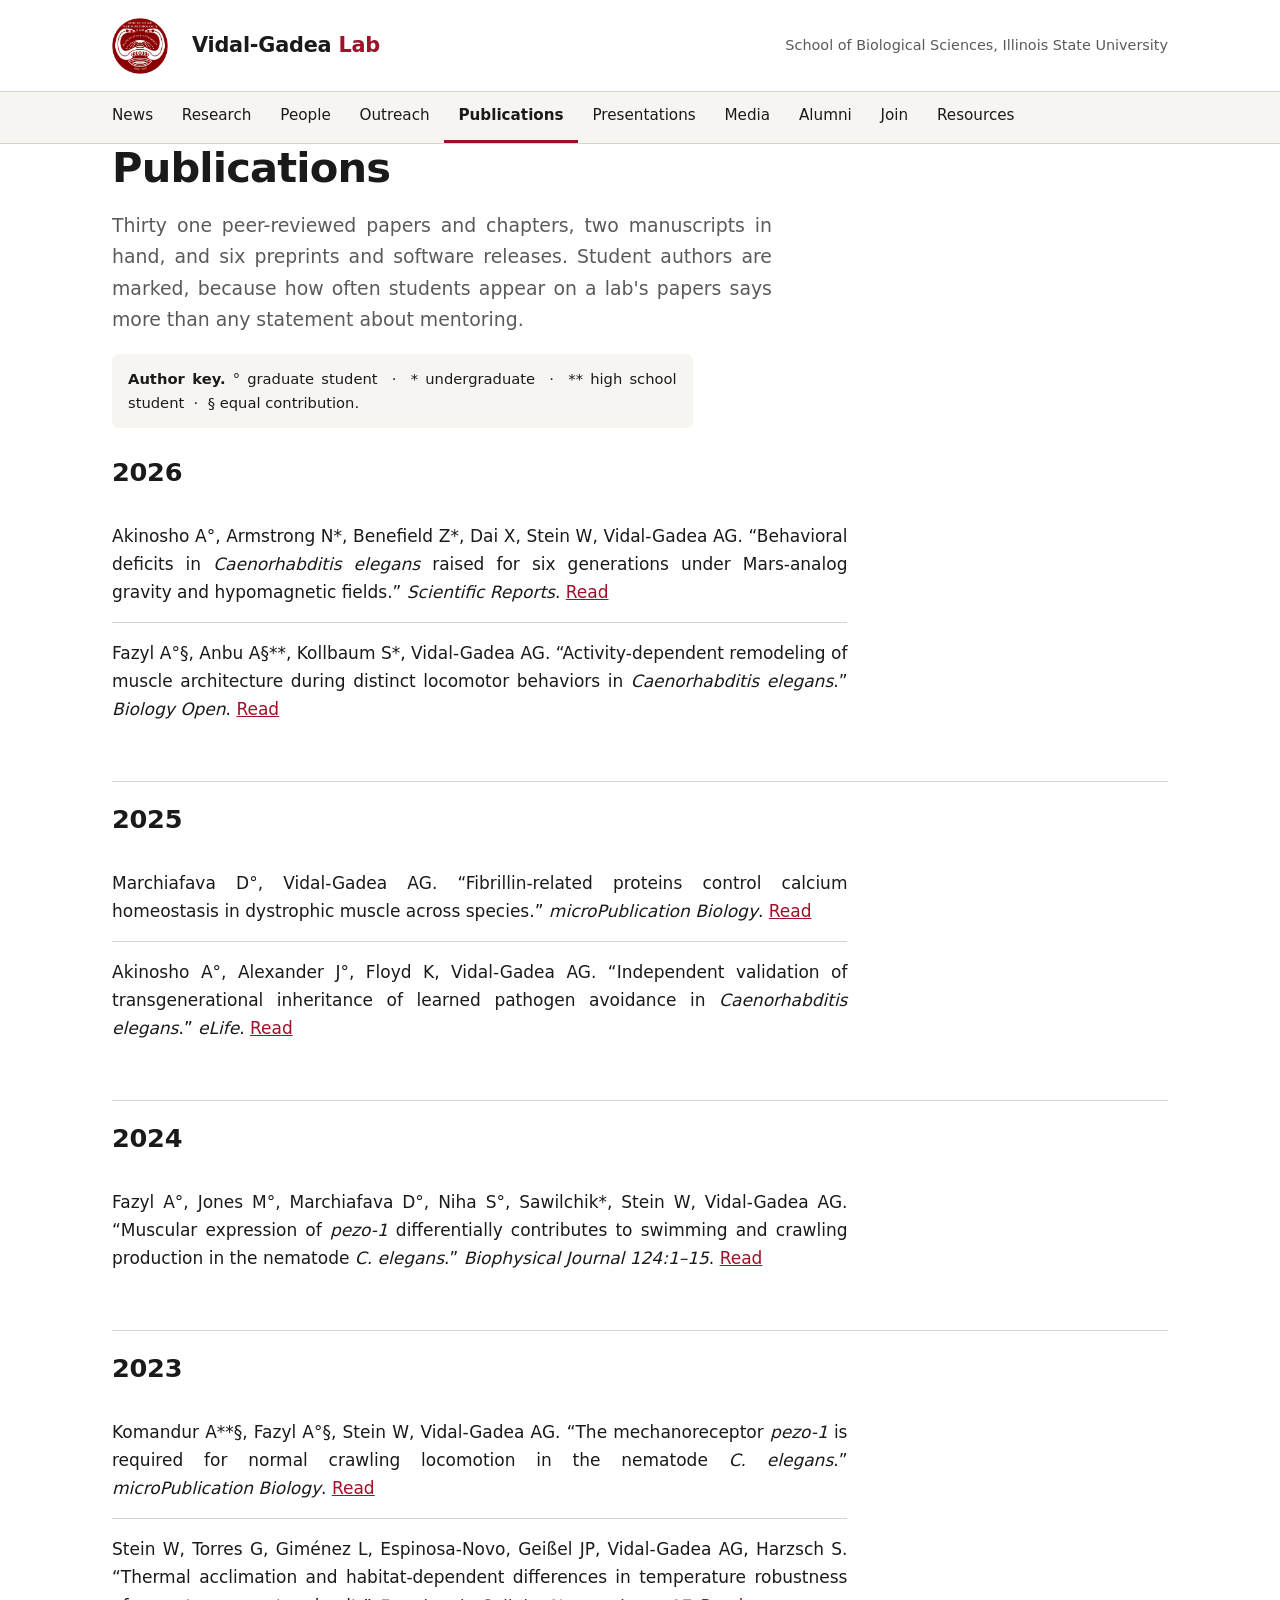
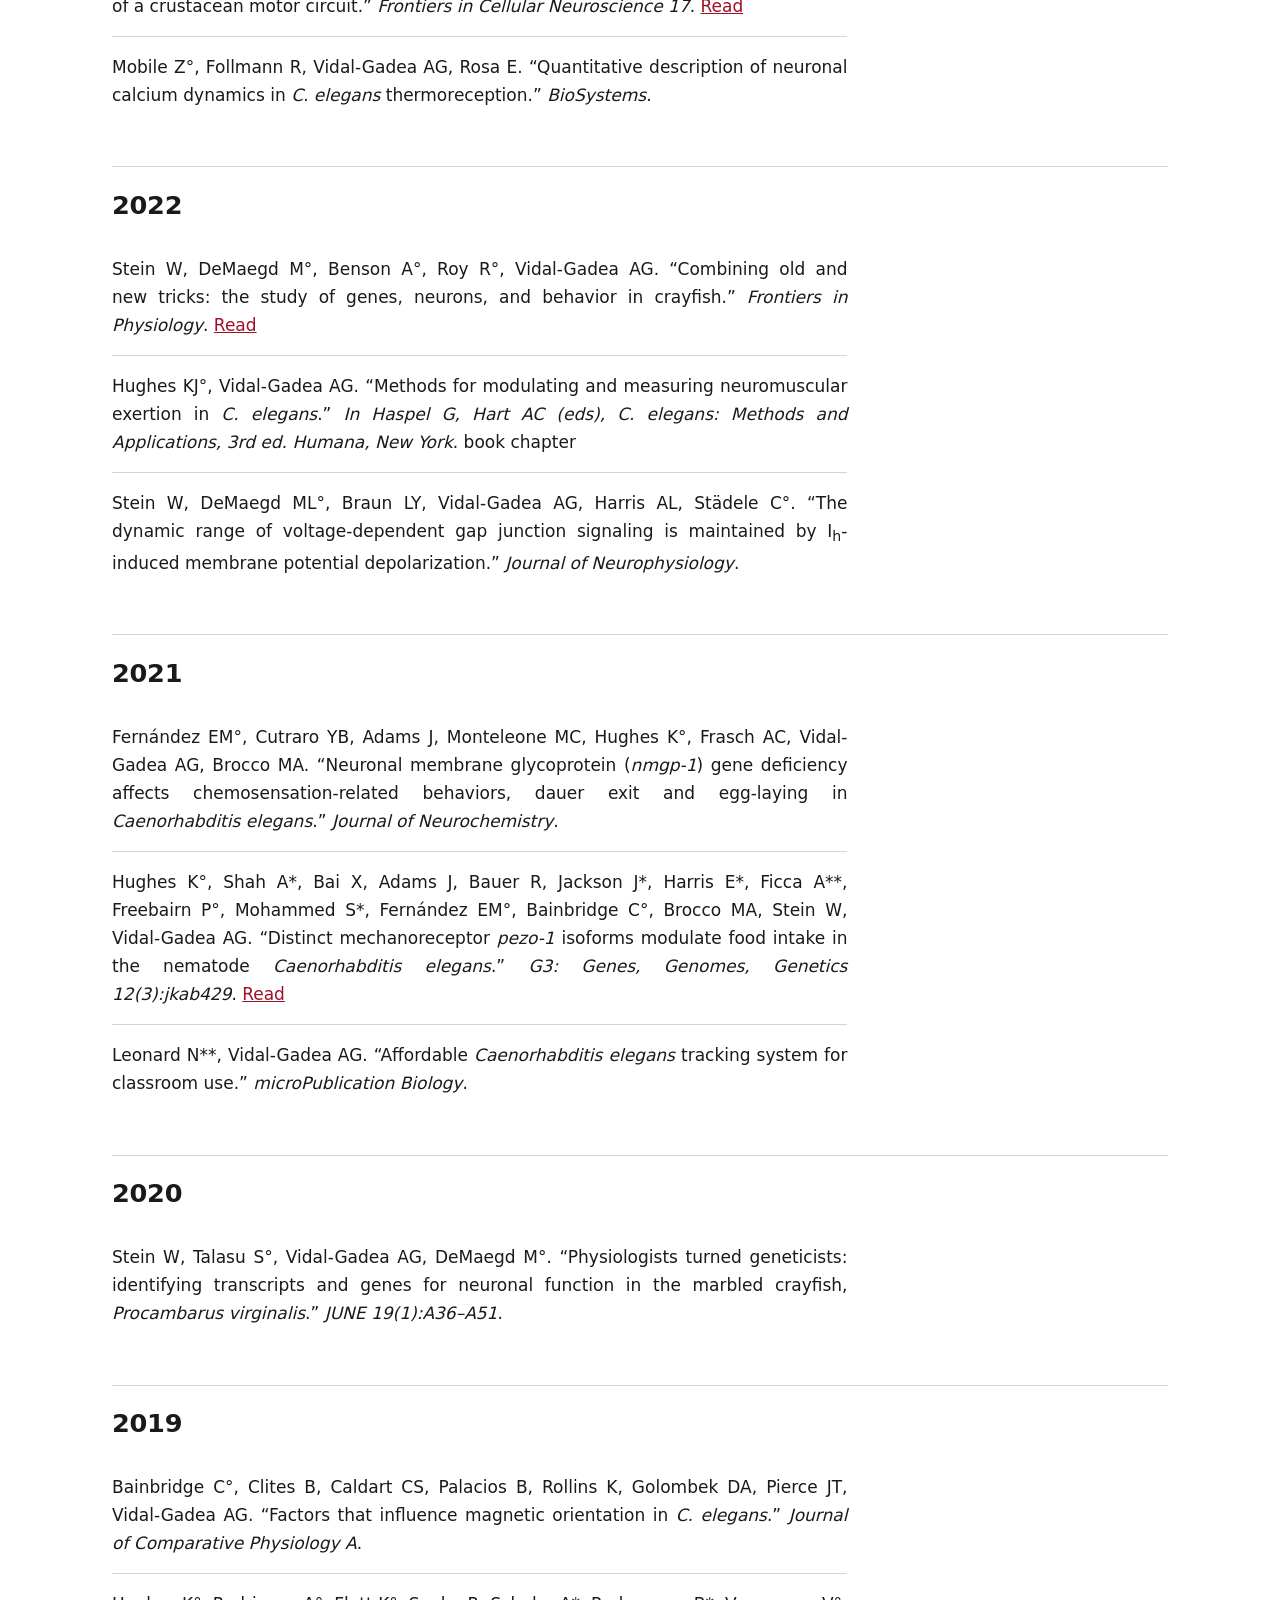
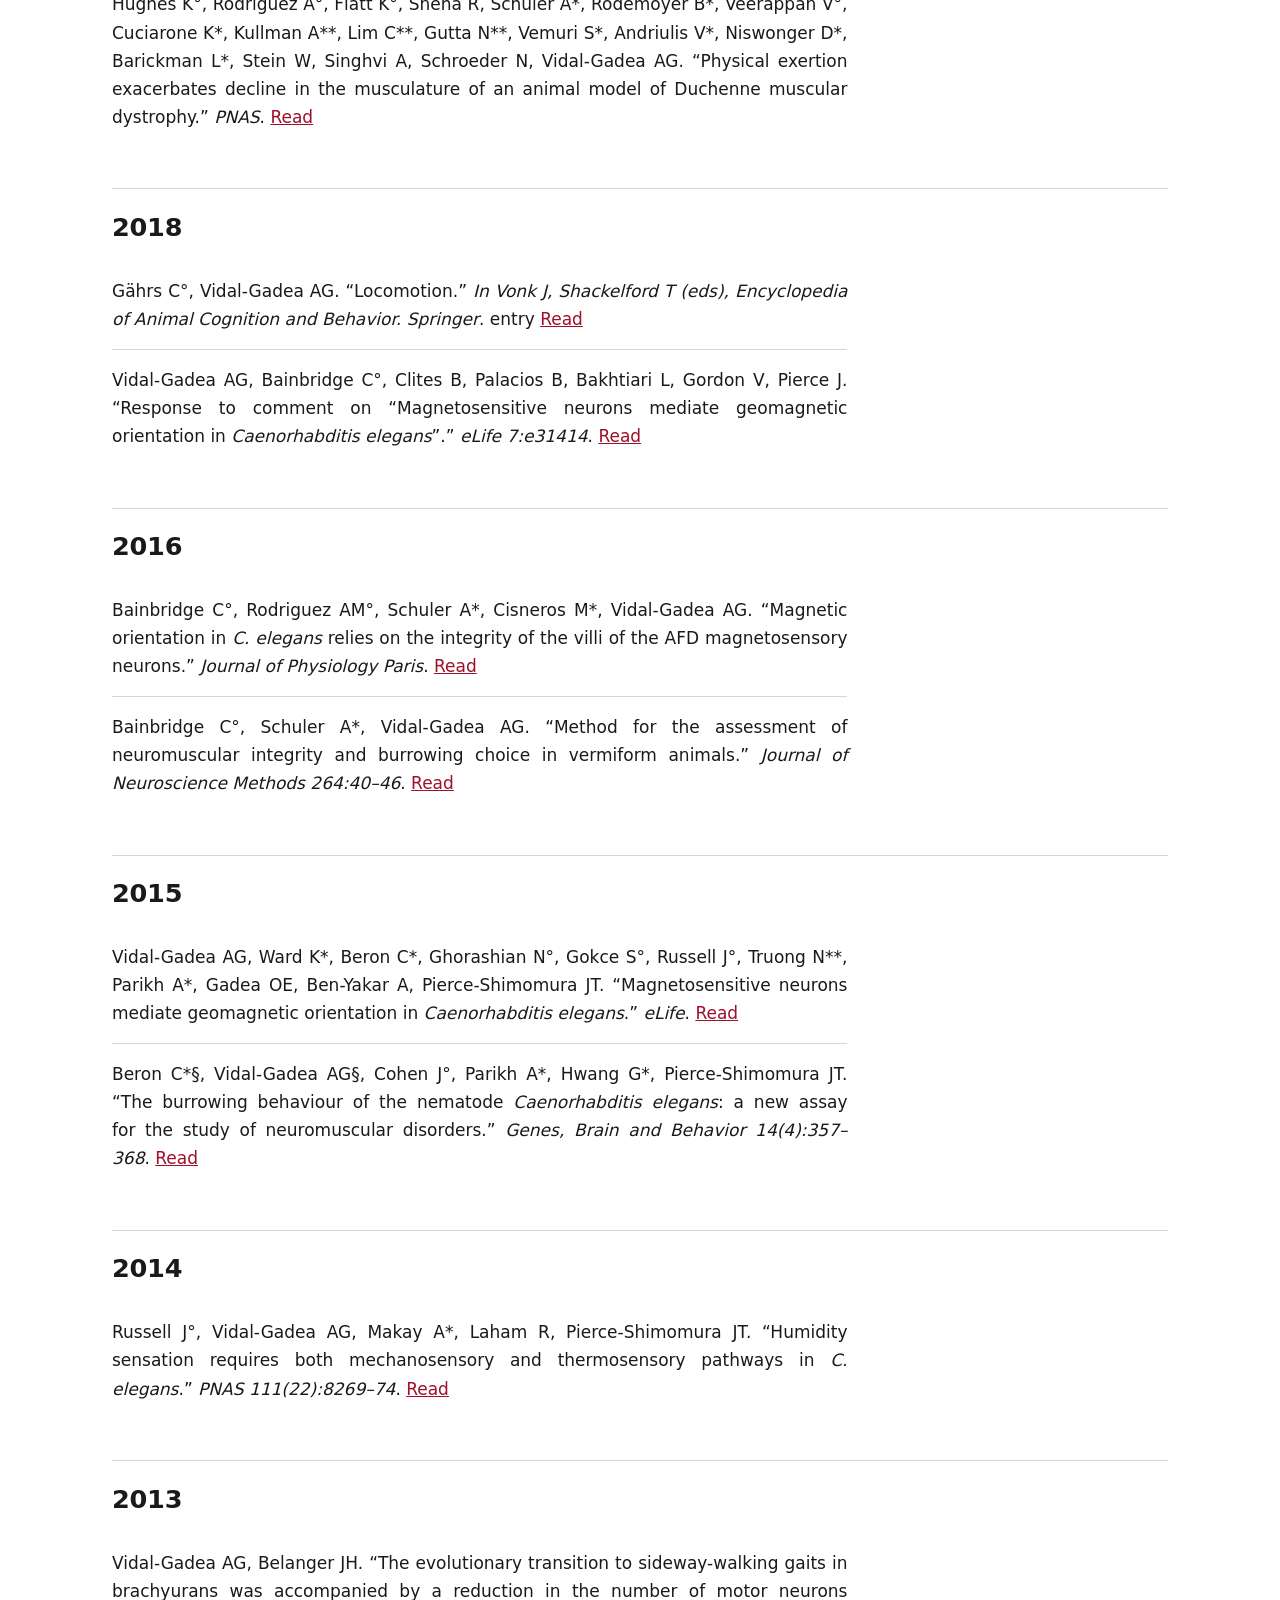
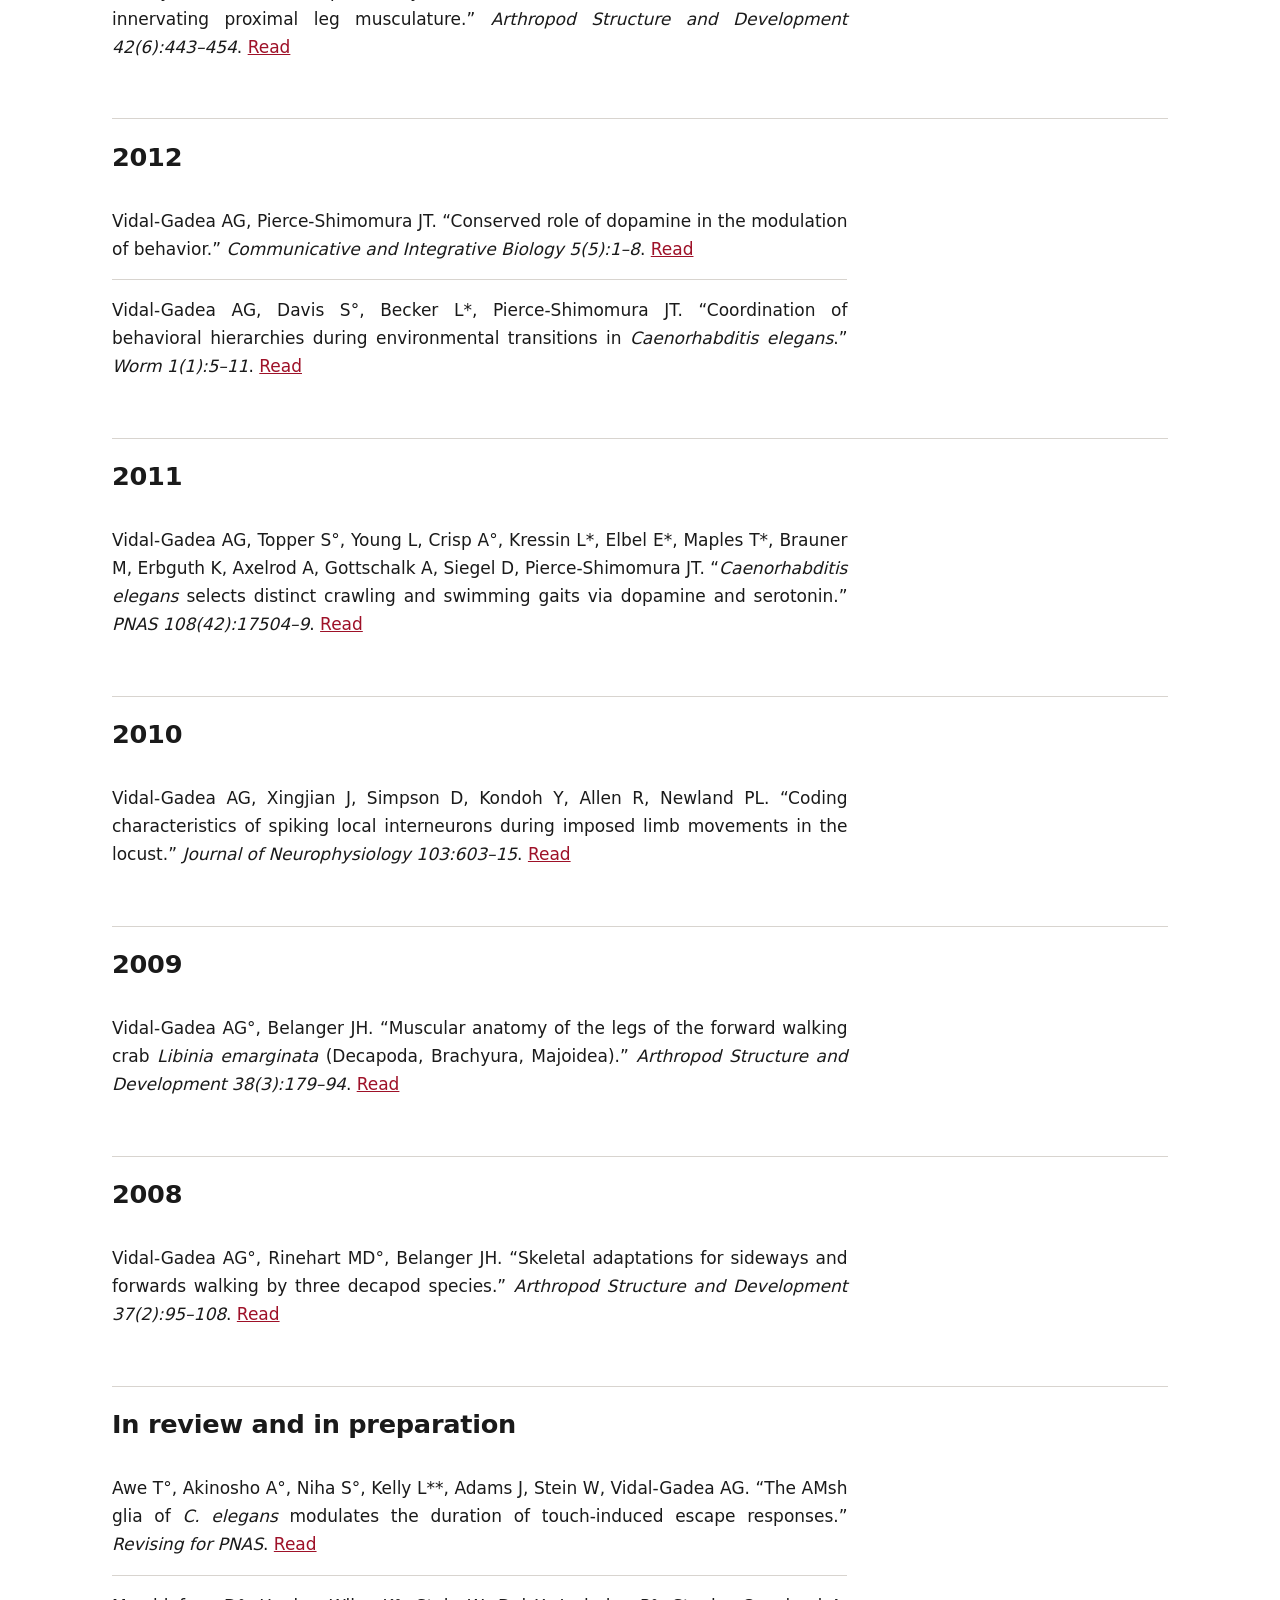
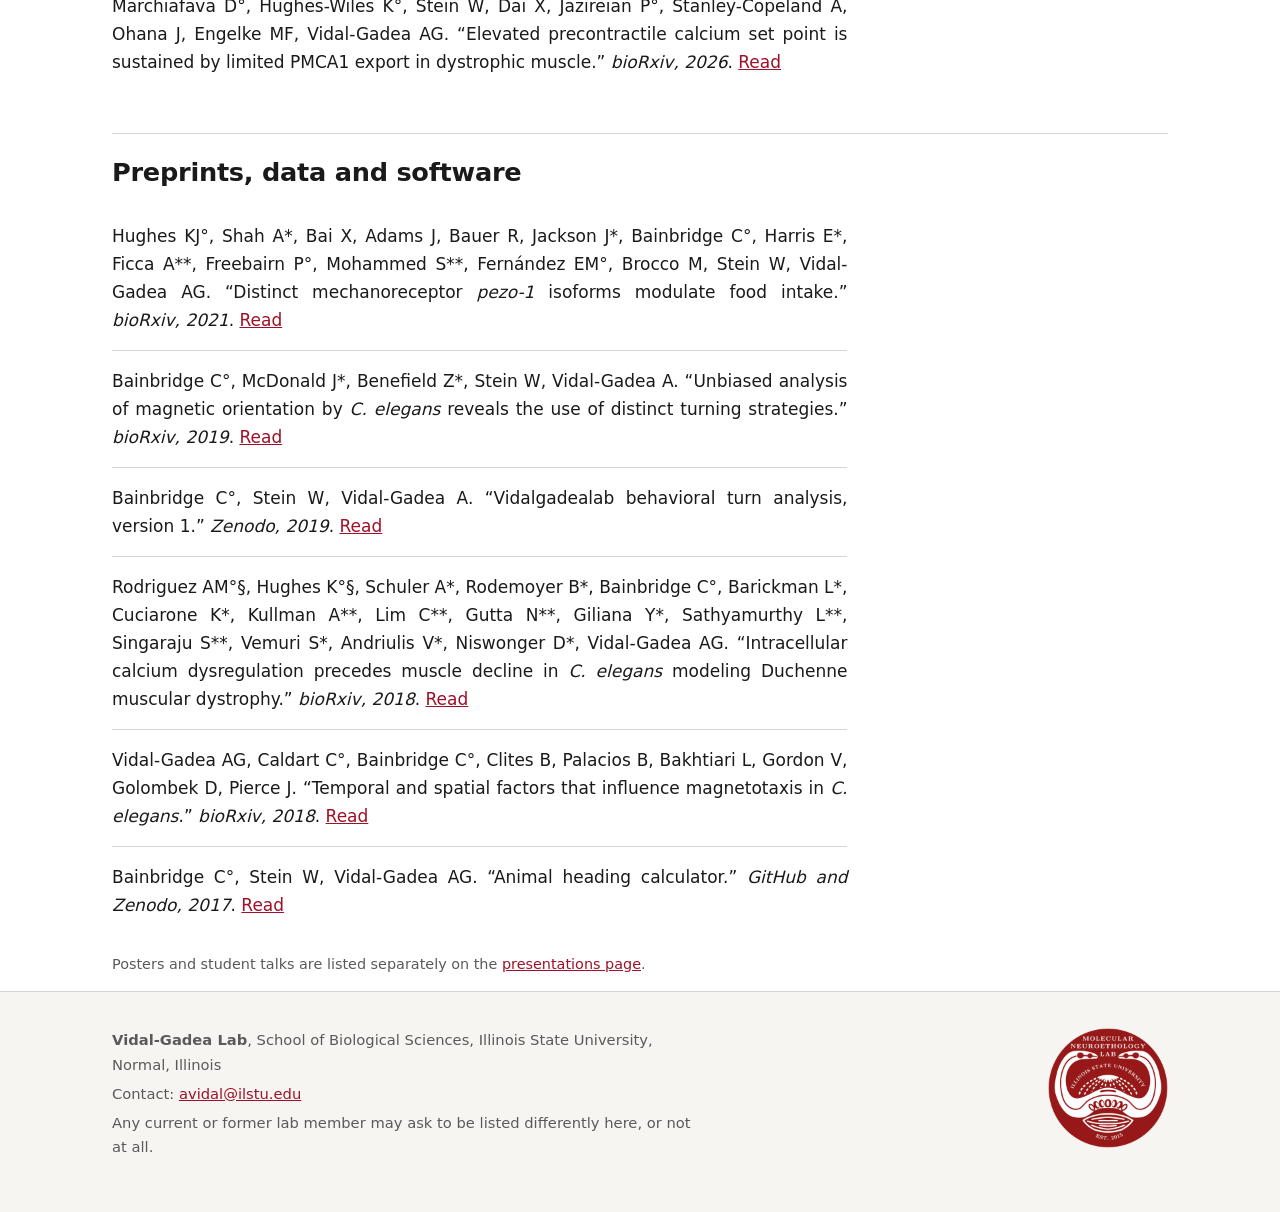
<file: publications.html>
<!doctype html>
<html lang="en">
<head>
<meta charset="utf-8">
<meta name="viewport" content="width=device-width, initial-scale=1">
<title>Publications — Vidal-Gadea Lab</title>
<meta name="description" content="Recent publications from the Vidal-Gadea Lab, with student authors marked.">
<meta property="og:title" content="Publications — Vidal-Gadea Lab">
<meta property="og:description" content="Recent publications from the Vidal-Gadea Lab, with student authors marked.">
<meta property="og:url" content="https://agvg75.github.io/lab/publications.html">
<link rel="icon" href="favicon.ico" sizes="32x32">
<link rel="icon" type="image/png" sizes="512x512" href="favicon-512.png">
<link rel="apple-touch-icon" href="favicon-180.png">
<meta property="og:site_name" content="Vidal-Gadea Lab">
<meta property="og:type" content="website">
<meta property="og:image" content="https://agvg75.github.io/lab/social-card.jpg">
<meta property="og:image:width" content="1200">
<meta property="og:image:height" content="630">
<meta name="twitter:card" content="summary_large_image">
<link rel="stylesheet" href="style.css">
</head>
<body>
<a class="skip" href="#main">Skip to main content</a>

<header class="masthead">
  <div class="wrap">
    <a class="brand" href="index.html" aria-label="Vidal-Gadea Lab home"><picture><source srcset="logo-white-360.png" media="(prefers-color-scheme: dark)" class="logo-dark"><img class="logo" src="logo-red-360.png" width="56" height="56" alt=""></picture></a>
    <a class="wordmark" href="index.html">Vidal-Gadea <span>Lab</span></a>
    <p class="tagline">School of Biological Sciences, Illinois State University</p>
  </div>
</header>

<nav class="primary" aria-label="Primary">
  <ul>
    <li><a href="news.html">News</a></li>
    <li><a href="research.html">Research</a></li>
    <li><a href="people.html">People</a></li>
    <li><a href="outreach.html">Outreach</a></li>
    <li><a href="publications.html" aria-current="page">Publications</a></li>
    <li><a href="presentations.html">Presentations</a></li>
    <li><a href="media.html">Media</a></li>
    <li><a href="alumni.html">Alumni</a></li>
    <li><a href="join.html">Join</a></li>
    <li><a href="resources.html">Resources</a></li>
  </ul>
</nav>

<main id="main" class="wrap">

  <h1>Publications</h1>

  <p class="lede">Thirty one peer-reviewed papers and chapters, two manuscripts in hand, and
  six preprints and software releases. Student authors are marked, because how often students
  appear on a lab's papers says more than any statement about mentoring.</p>

  <p class="key"><strong>Author key.</strong> ° graduate student &nbsp;&middot;&nbsp; * undergraduate
  &nbsp;&middot;&nbsp; ** high school student &nbsp;&middot;&nbsp; § equal contribution.</p>

  <h2>2026</h2>
  <ul class="pubs">
    <li>Akinosho A°, Armstrong N*, Benefield Z*, Dai X, Stein W, Vidal-Gadea AG. &ldquo;Behavioral deficits in <em>Caenorhabditis elegans</em> raised for six generations under Mars-analog gravity and hypomagnetic fields.&rdquo; <span class="pub-venue">Scientific Reports</span>. <a href="https://doi.org/10.1038/s41598-026-78119-8">Read</a></li>
    <li>Fazyl A°§, Anbu A§**, Kollbaum S*, Vidal-Gadea AG. &ldquo;Activity-dependent remodeling of muscle architecture during distinct locomotor behaviors in <em>Caenorhabditis elegans</em>.&rdquo; <span class="pub-venue">Biology Open</span>. <a href="https://doi.org/10.1242/bio.062371">Read</a></li>
  </ul>

  <h2>2025</h2>
  <ul class="pubs">
    <li>Marchiafava D°, Vidal-Gadea AG. &ldquo;Fibrillin-related proteins control calcium homeostasis in dystrophic muscle across species.&rdquo; <span class="pub-venue">microPublication Biology</span>. <a href="https://www.micropublication.org/journals/biology/micropub-biology-001697">Read</a></li>
    <li>Akinosho A°, Alexander J°, Floyd K, Vidal-Gadea AG. &ldquo;Independent validation of transgenerational inheritance of learned pathogen avoidance in <em>Caenorhabditis elegans</em>.&rdquo; <span class="pub-venue">eLife</span>. <a href="https://elifesciences.org/articles/107034">Read</a></li>
  </ul>

  <h2>2024</h2>
  <ul class="pubs">
    <li>Fazyl A°, Jones M°, Marchiafava D°, Niha S°, Sawilchik*, Stein W, Vidal-Gadea AG. &ldquo;Muscular expression of <em>pezo-1</em> differentially contributes to swimming and crawling production in the nematode <em>C. elegans</em>.&rdquo; <span class="pub-venue">Biophysical Journal 124:1&ndash;15</span>. <a href="https://www.cell.com/biophysj/abstract/S0006-3495(24)04126-2">Read</a></li>
  </ul>

  <h2>2023</h2>
  <ul class="pubs">
    <li>Komandur A**§, Fazyl A°§, Stein W, Vidal-Gadea AG. &ldquo;The mechanoreceptor <em>pezo-1</em> is required for normal crawling locomotion in the nematode <em>C. elegans</em>.&rdquo; <span class="pub-venue">microPublication Biology</span>. <a href="https://micropublication.org/journals/biology/micropub-biology-001085">Read</a></li>
    <li>Stein W, Torres G, Gim&eacute;nez L, Espinosa-Novo, Gei&szlig;el JP, Vidal-Gadea AG, Harzsch S. &ldquo;Thermal acclimation and habitat-dependent differences in temperature robustness of a crustacean motor circuit.&rdquo; <span class="pub-venue">Frontiers in Cellular Neuroscience 17</span>. <a href="https://www.frontiersin.org/journals/cellular-neuroscience">Read</a></li>
    <li>Mobile Z°, Follmann R, Vidal-Gadea AG, Rosa E. &ldquo;Quantitative description of neuronal calcium dynamics in <em>C. elegans</em> thermoreception.&rdquo; <span class="pub-venue">BioSystems</span>.</li>
  </ul>

  <h2>2022</h2>
  <ul class="pubs">
    <li>Stein W, DeMaegd M°, Benson A°, Roy R°, Vidal-Gadea AG. &ldquo;Combining old and new tricks: the study of genes, neurons, and behavior in crayfish.&rdquo; <span class="pub-venue">Frontiers in Physiology</span>. <a href="https://www.frontiersin.org/journals/physiology/articles/10.3389/fphys.2022.947598/full">Read</a></li>
    <li>Hughes KJ°, Vidal-Gadea AG. &ldquo;Methods for modulating and measuring neuromuscular exertion in <em>C. elegans</em>.&rdquo; <span class="pub-venue">In Haspel G, Hart AC (eds), <em>C. elegans</em>: Methods and Applications, 3rd ed. Humana, New York</span>. <span class="pub-note">book chapter</span></li>
    <li>Stein W, DeMaegd ML°, Braun LY, Vidal-Gadea AG, Harris AL, St&auml;dele C°. &ldquo;The dynamic range of voltage-dependent gap junction signaling is maintained by I<sub>h</sub>-induced membrane potential depolarization.&rdquo; <span class="pub-venue">Journal of Neurophysiology</span>.</li>
  </ul>

  <h2>2021</h2>
  <ul class="pubs">
    <li>Fern&aacute;ndez EM°, Cutraro YB, Adams J, Monteleone MC, Hughes K°, Frasch AC, Vidal-Gadea AG, Brocco MA. &ldquo;Neuronal membrane glycoprotein (<em>nmgp-1</em>) gene deficiency affects chemosensation-related behaviors, dauer exit and egg-laying in <em>Caenorhabditis elegans</em>.&rdquo; <span class="pub-venue">Journal of Neurochemistry</span>.</li>
    <li>Hughes K°, Shah A*, Bai X, Adams J, Bauer R, Jackson J*, Harris E*, Ficca A**, Freebairn P°, Mohammed S*, Fern&aacute;ndez EM°, Bainbridge C°, Brocco MA, Stein W, Vidal-Gadea AG. &ldquo;Distinct mechanoreceptor <em>pezo-1</em> isoforms modulate food intake in the nematode <em>Caenorhabditis elegans</em>.&rdquo; <span class="pub-venue">G3: Genes, Genomes, Genetics 12(3):jkab429</span>. <a href="https://doi.org/10.1093/g3journal/jkab429">Read</a></li>
    <li>Leonard N**, Vidal-Gadea AG. &ldquo;Affordable <em>Caenorhabditis elegans</em> tracking system for classroom use.&rdquo; <span class="pub-venue">microPublication Biology</span>.</li>
  </ul>

  <h2>2020</h2>
  <ul class="pubs">
    <li>Stein W, Talasu S°, Vidal-Gadea AG, DeMaegd M°. &ldquo;Physiologists turned geneticists: identifying transcripts and genes for neuronal function in the marbled crayfish, <em>Procambarus virginalis</em>.&rdquo; <span class="pub-venue">JUNE 19(1):A36&ndash;A51</span>.</li>
  </ul>

  <h2>2019</h2>
  <ul class="pubs">
    <li>Bainbridge C°, Clites B, Caldart CS, Palacios B, Rollins K, Golombek DA, Pierce JT, Vidal-Gadea AG. &ldquo;Factors that influence magnetic orientation in <em>C. elegans</em>.&rdquo; <span class="pub-venue">Journal of Comparative Physiology A</span>.</li>
    <li>Hughes K°, Rodriguez A°, Flatt K°, Sneha R, Schuler A*, Rodemoyer B*, Veerappan V°, Cuciarone K*, Kullman A**, Lim C**, Gutta N**, Vemuri S*, Andriulis V*, Niswonger D*, Barickman L*, Stein W, Singhvi A, Schroeder N, Vidal-Gadea AG. &ldquo;Physical exertion exacerbates decline in the musculature of an animal model of Duchenne muscular dystrophy.&rdquo; <span class="pub-venue">PNAS</span>. <a href="https://doi.org/10.1073/pnas.1811379116">Read</a></li>
  </ul>

  <h2>2018</h2>
  <ul class="pubs">
    <li>G&auml;hrs C°, Vidal-Gadea AG. &ldquo;Locomotion.&rdquo; <span class="pub-venue">In Vonk J, Shackelford T (eds), Encyclopedia of Animal Cognition and Behavior. Springer</span>. <span class="pub-note">entry</span> <a href="https://doi.org/10.1007/978-3-319-47829-6_1450-1">Read</a></li>
    <li>Vidal-Gadea AG, Bainbridge C°, Clites B, Palacios B, Bakhtiari L, Gordon V, Pierce J. &ldquo;Response to comment on &ldquo;Magnetosensitive neurons mediate geomagnetic orientation in <em>Caenorhabditis elegans</em>&rdquo;.&rdquo; <span class="pub-venue">eLife 7:e31414</span>. <a href="https://doi.org/10.7554/eLife.31414">Read</a></li>
  </ul>

  <h2>2016</h2>
  <ul class="pubs">
    <li>Bainbridge C°, Rodriguez AM°, Schuler A*, Cisneros M*, Vidal-Gadea AG. &ldquo;Magnetic orientation in <em>C. elegans</em> relies on the integrity of the villi of the AFD magnetosensory neurons.&rdquo; <span class="pub-venue">Journal of Physiology Paris</span>. <a href="https://doi.org/10.1016/j.jphysparis.2016.12.002">Read</a></li>
    <li>Bainbridge C°, Schuler A*, Vidal-Gadea AG. &ldquo;Method for the assessment of neuromuscular integrity and burrowing choice in vermiform animals.&rdquo; <span class="pub-venue">Journal of Neuroscience Methods 264:40&ndash;46</span>. <a href="https://doi.org/10.1016/j.jneumeth.2016.02.023">Read</a></li>
  </ul>

  <h2>2015</h2>
  <ul class="pubs">
    <li>Vidal-Gadea AG, Ward K*, Beron C*, Ghorashian N°, Gokce S°, Russell J°, Truong N**, Parikh A*, Gadea OE, Ben-Yakar A, Pierce-Shimomura JT. &ldquo;Magnetosensitive neurons mediate geomagnetic orientation in <em>Caenorhabditis elegans</em>.&rdquo; <span class="pub-venue">eLife</span>. <a href="https://doi.org/10.7554/eLife.07493">Read</a></li>
    <li>Beron C*§, Vidal-Gadea AG§, Cohen J°, Parikh A*, Hwang G*, Pierce-Shimomura JT. &ldquo;The burrowing behaviour of the nematode <em>Caenorhabditis elegans</em>: a new assay for the study of neuromuscular disorders.&rdquo; <span class="pub-venue">Genes, Brain and Behavior 14(4):357&ndash;368</span>. <a href="https://doi.org/10.1111/gbb.12217">Read</a></li>
  </ul>

  <h2>2014</h2>
  <ul class="pubs">
    <li>Russell J°, Vidal-Gadea AG, Makay A*, Laham R, Pierce-Shimomura JT. &ldquo;Humidity sensation requires both mechanosensory and thermosensory pathways in <em>C. elegans</em>.&rdquo; <span class="pub-venue">PNAS 111(22):8269&ndash;74</span>. <a href="https://doi.org/10.1073/pnas.1322512111">Read</a></li>
  </ul>

  <h2>2013</h2>
  <ul class="pubs">
    <li>Vidal-Gadea AG, Belanger JH. &ldquo;The evolutionary transition to sideway-walking gaits in brachyurans was accompanied by a reduction in the number of motor neurons innervating proximal leg musculature.&rdquo; <span class="pub-venue">Arthropod Structure and Development 42(6):443&ndash;454</span>. <a href="https://doi.org/10.1016/j.asd.2013.07.003">Read</a></li>
  </ul>

  <h2>2012</h2>
  <ul class="pubs">
    <li>Vidal-Gadea AG, Pierce-Shimomura JT. &ldquo;Conserved role of dopamine in the modulation of behavior.&rdquo; <span class="pub-venue">Communicative and Integrative Biology 5(5):1&ndash;8</span>. <a href="https://doi.org/10.4161/cib.20978">Read</a></li>
    <li>Vidal-Gadea AG, Davis S°, Becker L*, Pierce-Shimomura JT. &ldquo;Coordination of behavioral hierarchies during environmental transitions in <em>Caenorhabditis elegans</em>.&rdquo; <span class="pub-venue">Worm 1(1):5&ndash;11</span>. <a href="https://doi.org/10.4161/worm.19148">Read</a></li>
  </ul>

  <h2>2011</h2>
  <ul class="pubs">
    <li>Vidal-Gadea AG, Topper S°, Young L, Crisp A°, Kressin L*, Elbel E*, Maples T*, Brauner M, Erbguth K, Axelrod A, Gottschalk A, Siegel D, Pierce-Shimomura JT. &ldquo;<em>Caenorhabditis elegans</em> selects distinct crawling and swimming gaits via dopamine and serotonin.&rdquo; <span class="pub-venue">PNAS 108(42):17504&ndash;9</span>. <a href="https://doi.org/10.1073/pnas.1108673108">Read</a></li>
  </ul>

  <h2>2010</h2>
  <ul class="pubs">
    <li>Vidal-Gadea AG, Xingjian J, Simpson D, Kondoh Y, Allen R, Newland PL. &ldquo;Coding characteristics of spiking local interneurons during imposed limb movements in the locust.&rdquo; <span class="pub-venue">Journal of Neurophysiology 103:603&ndash;15</span>. <a href="https://doi.org/10.1152/jn.00510.2009">Read</a></li>
  </ul>

  <h2>2009</h2>
  <ul class="pubs">
    <li>Vidal-Gadea AG°, Belanger JH. &ldquo;Muscular anatomy of the legs of the forward walking crab <em>Libinia emarginata</em> (Decapoda, Brachyura, Majoidea).&rdquo; <span class="pub-venue">Arthropod Structure and Development 38(3):179&ndash;94</span>. <a href="https://doi.org/10.1016/j.asd.2008.12.002">Read</a></li>
  </ul>

  <h2>2008</h2>
  <ul class="pubs">
    <li>Vidal-Gadea AG°, Rinehart MD°, Belanger JH. &ldquo;Skeletal adaptations for sideways and forwards walking by three decapod species.&rdquo; <span class="pub-venue">Arthropod Structure and Development 37(2):95&ndash;108</span>. <a href="https://doi.org/10.1016/j.asd.2007.06.002">Read</a></li>
  </ul>

  <h2>In review and in preparation</h2>
  <ul class="pubs">
    <li>Awe T°, Akinosho A°, Niha S°, Kelly L**, Adams J, Stein W, Vidal-Gadea AG. &ldquo;The AMsh glia of <em>C. elegans</em> modulates the duration of touch-induced escape responses.&rdquo; <span class="pub-venue">Revising for PNAS</span>. <a href="https://doi.org/10.1101/2023.12.13.571291">Read</a></li>
    <li>Marchiafava D°, Hughes-Wiles K°, Stein W, Dai X, Jazireian P°, Stanley-Copeland A, Ohana J, Engelke MF, Vidal-Gadea AG. &ldquo;Elevated precontractile calcium set point is sustained by limited PMCA1 export in dystrophic muscle.&rdquo; <span class="pub-venue">bioRxiv, 2026</span>. <a href="https://www.biorxiv.org/content/10.64898/2026.11.05.764057v1">Read</a></li>
  </ul>

  <h2>Preprints, data and software</h2>
  <ul class="pubs">
    <li>Hughes KJ°, Shah A*, Bai X, Adams J, Bauer R, Jackson J*, Bainbridge C°, Harris E*, Ficca A**, Freebairn P°, Mohammed S**, Fern&aacute;ndez EM°, Brocco M, Stein W, Vidal-Gadea AG. &ldquo;Distinct mechanoreceptor <em>pezo-1</em> isoforms modulate food intake.&rdquo; <span class="pub-venue">bioRxiv, 2021</span>. <a href="https://doi.org/10.1101/2021.05.24.445504">Read</a></li>
    <li>Bainbridge C°, McDonald J*, Benefield Z*, Stein W, Vidal-Gadea A. &ldquo;Unbiased analysis of magnetic orientation by <em>C. elegans</em> reveals the use of distinct turning strategies.&rdquo; <span class="pub-venue">bioRxiv, 2019</span>. <a href="https://doi.org/10.1101/688408">Read</a></li>
    <li>Bainbridge C°, Stein W, Vidal-Gadea A. &ldquo;Vidalgadealab behavioral turn analysis, version 1.&rdquo; <span class="pub-venue">Zenodo, 2019</span>. <a href="https://doi.org/10.5281/zenodo.3263894">Read</a></li>
    <li>Rodriguez AM°§, Hughes K°§, Schuler A*, Rodemoyer B*, Bainbridge C°, Barickman L*, Cuciarone K*, Kullman A**, Lim C**, Gutta N**, Giliana Y*, Sathyamurthy L**, Singaraju S**, Vemuri S*, Andriulis V*, Niswonger D*, Vidal-Gadea AG. &ldquo;Intracellular calcium dysregulation precedes muscle decline in <em>C. elegans</em> modeling Duchenne muscular dystrophy.&rdquo; <span class="pub-venue">bioRxiv, 2018</span>. <a href="https://doi.org/10.1101/360388">Read</a></li>
    <li>Vidal-Gadea AG, Caldart C°, Bainbridge C°, Clites B, Palacios B, Bakhtiari L, Gordon V, Golombek D, Pierce J. &ldquo;Temporal and spatial factors that influence magnetotaxis in <em>C. elegans</em>.&rdquo; <span class="pub-venue">bioRxiv, 2018</span>. <a href="https://doi.org/10.1101/252700">Read</a></li>
    <li>Bainbridge C°, Stein W, Vidal-Gadea AG. &ldquo;Animal heading calculator.&rdquo; <span class="pub-venue">GitHub and Zenodo, 2017</span>. <a href="https://doi.org/10.5281/zenodo.1002304">Read</a></li>
  </ul>

  <p class="meta">Posters and student talks are listed separately on the
  <a href="presentations.html">presentations page</a>.</p>

</main>

<footer>
  <div class="wrap">
    <img class="footlogo" src="logo-red-360.png" alt="Vidal-Gadea Lab logo: two nematodes encircling a pharynx, muscle and a row of eggs. Established 2015." width="120" height="120" loading="lazy">
    <p><strong>Vidal-Gadea Lab</strong>, School of Biological Sciences, Illinois State University, Normal, Illinois</p>
    <p>Contact: <a href="mailto:avidal@ilstu.edu">avidal@ilstu.edu</a></p>
    <p>Any current or former lab member may ask to be listed differently here, or not at all.</p>
  </div>
</footer>

<script src="ui.js"></script>
<script data-goatcounter="https://vidalgadea.goatcounter.com/count"
        async src="//gc.zgo.at/count.js"></script>
</body>
</html>
</file>
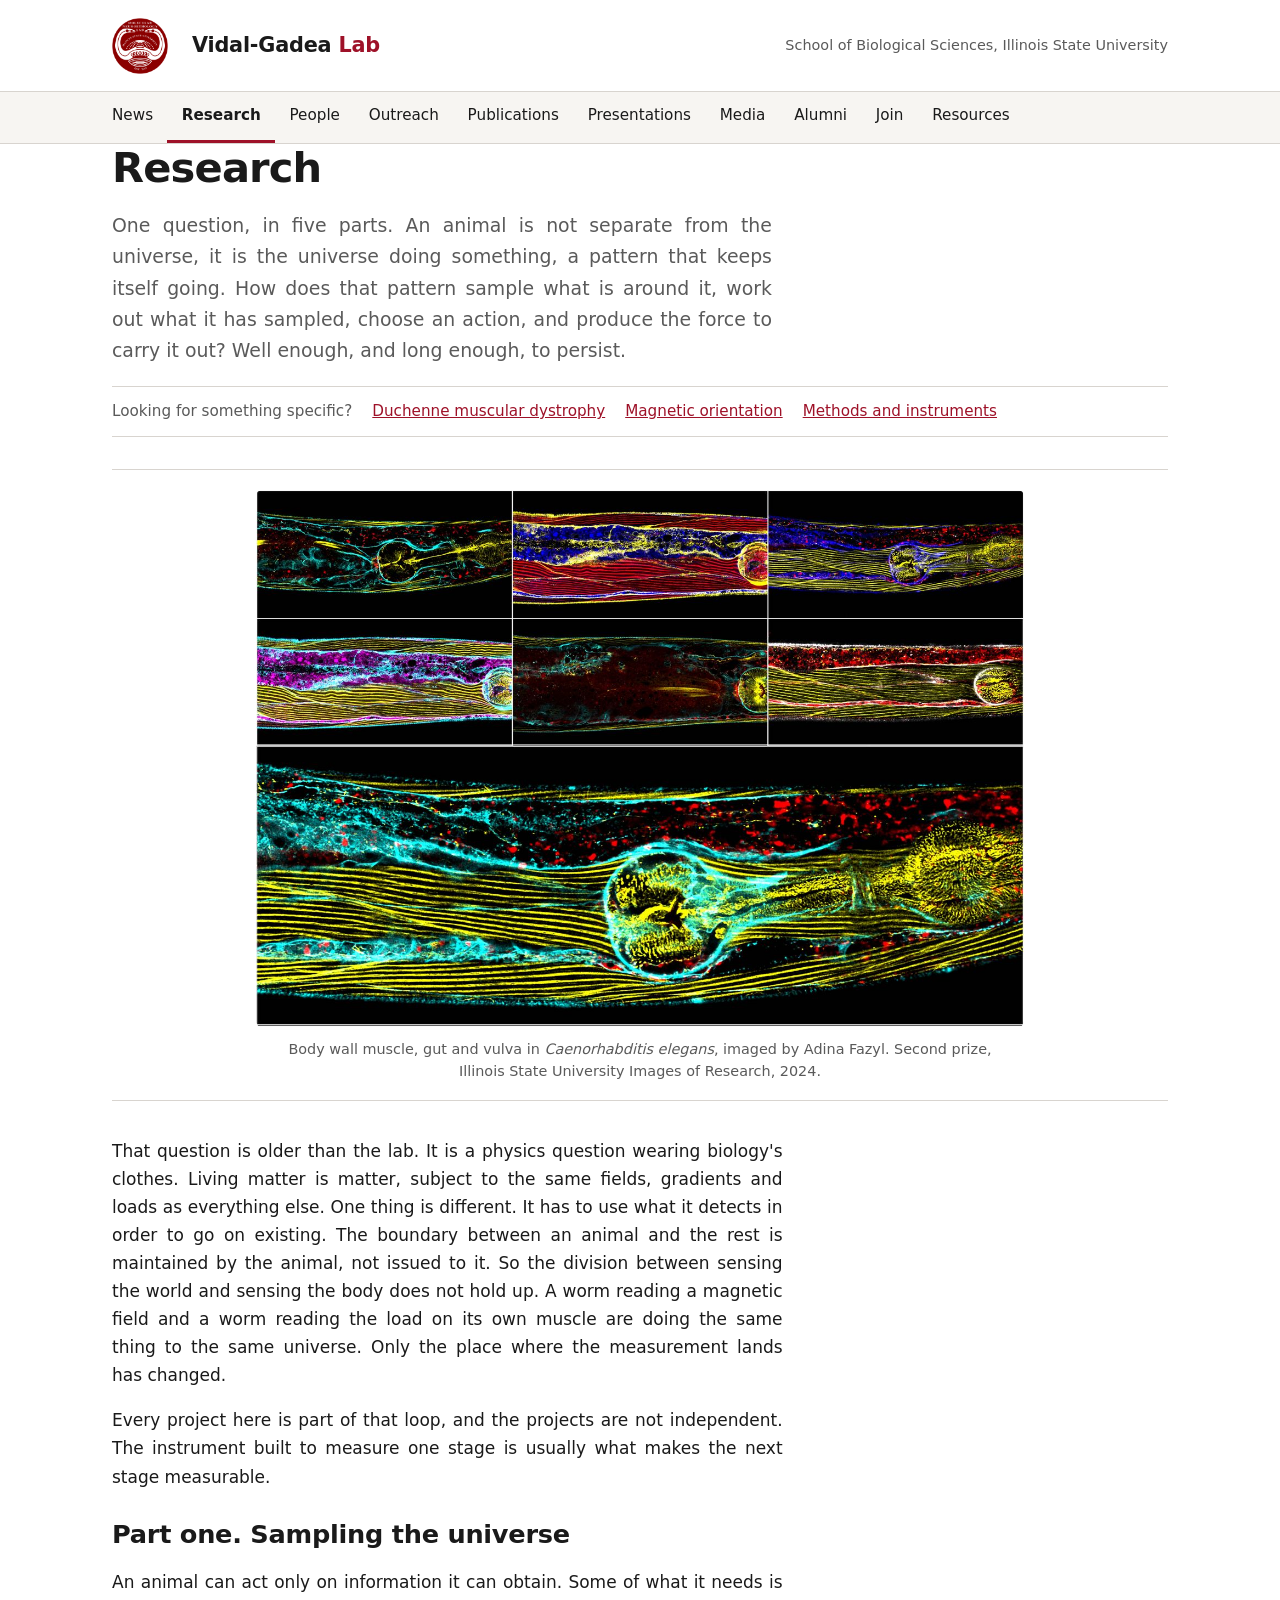
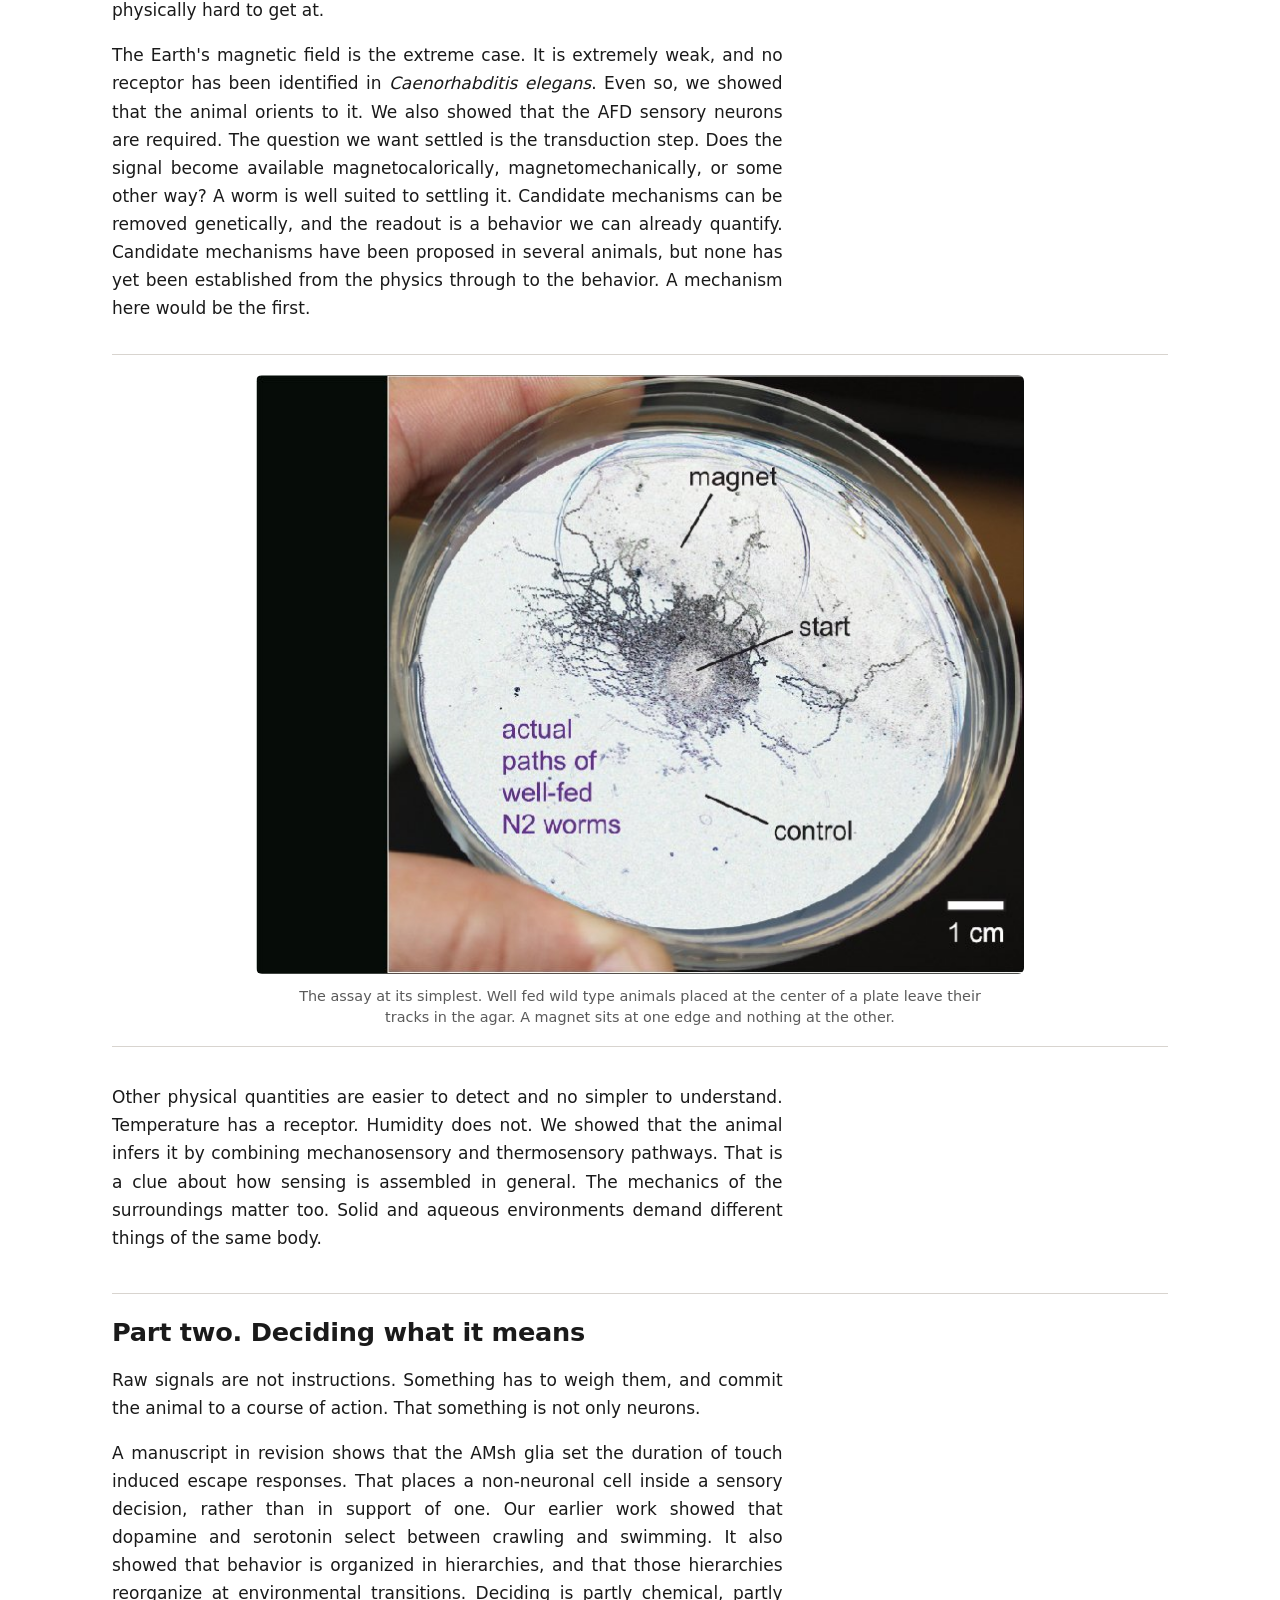
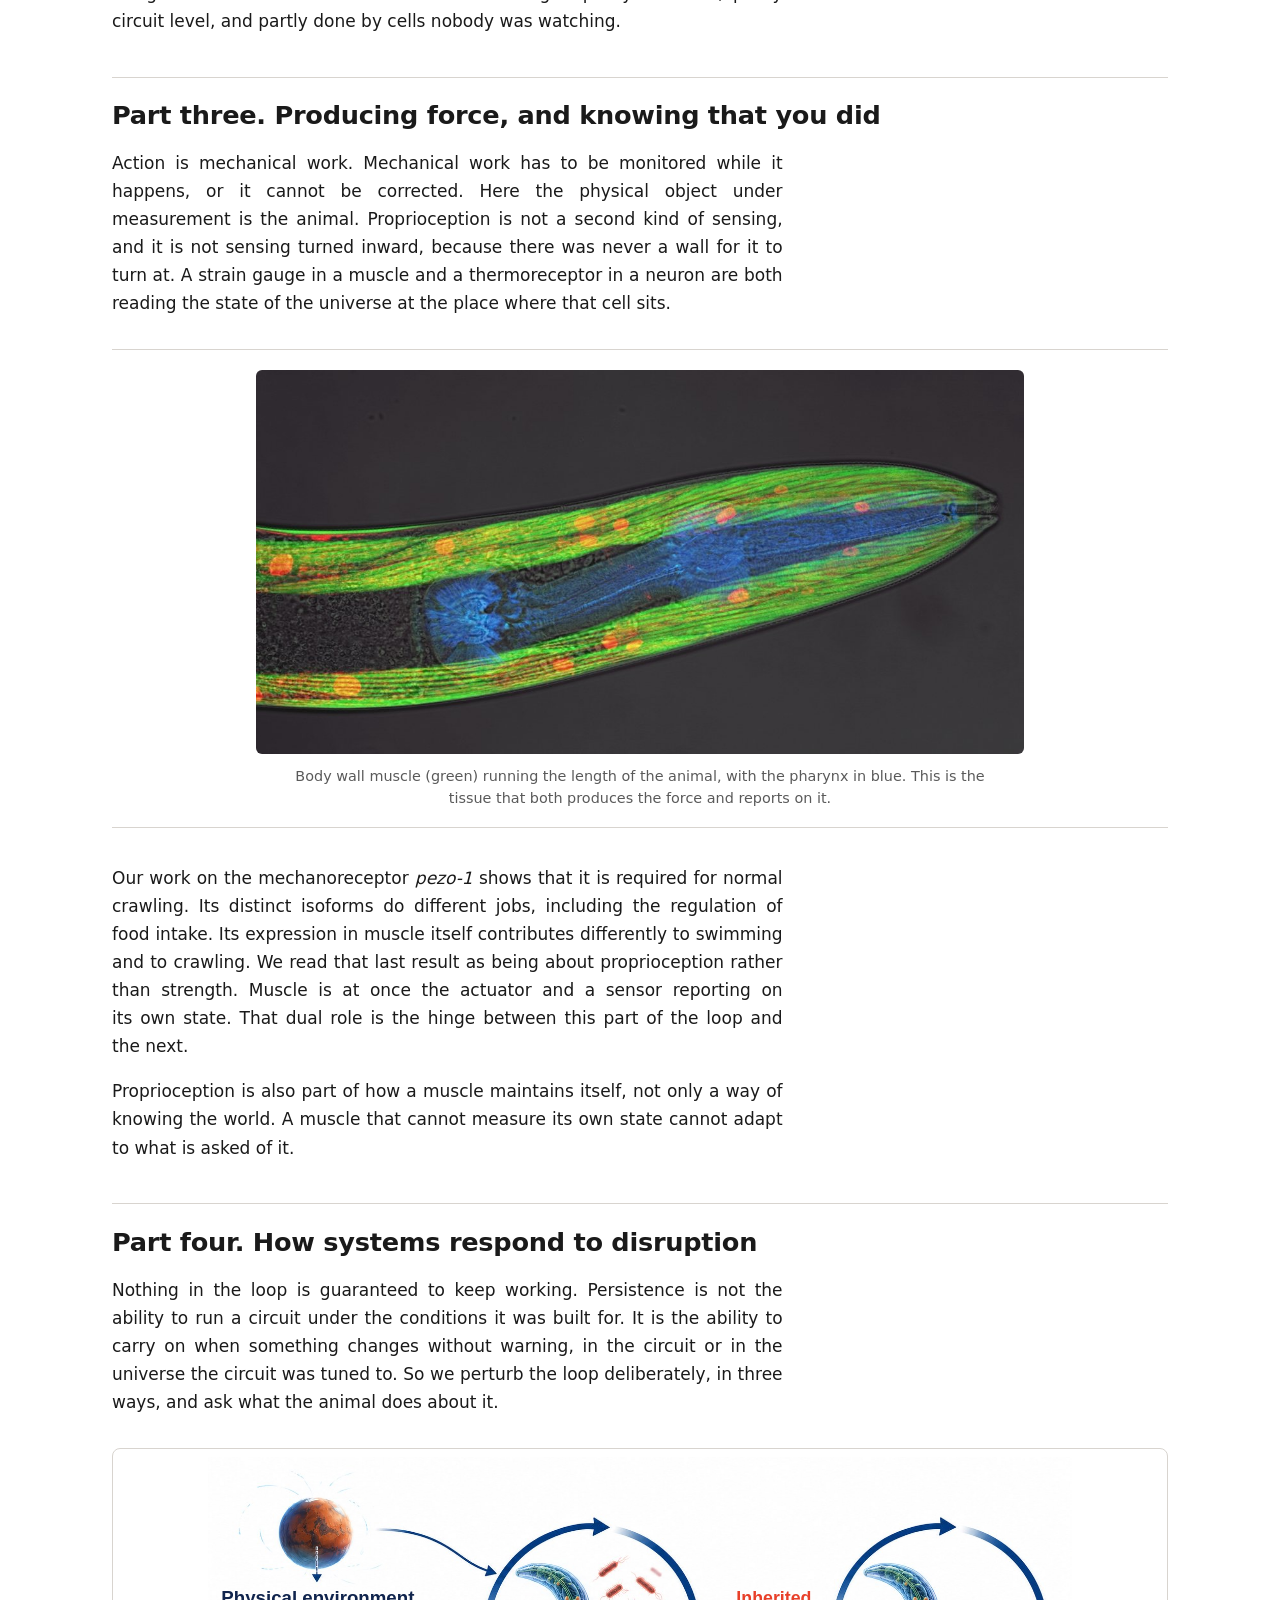
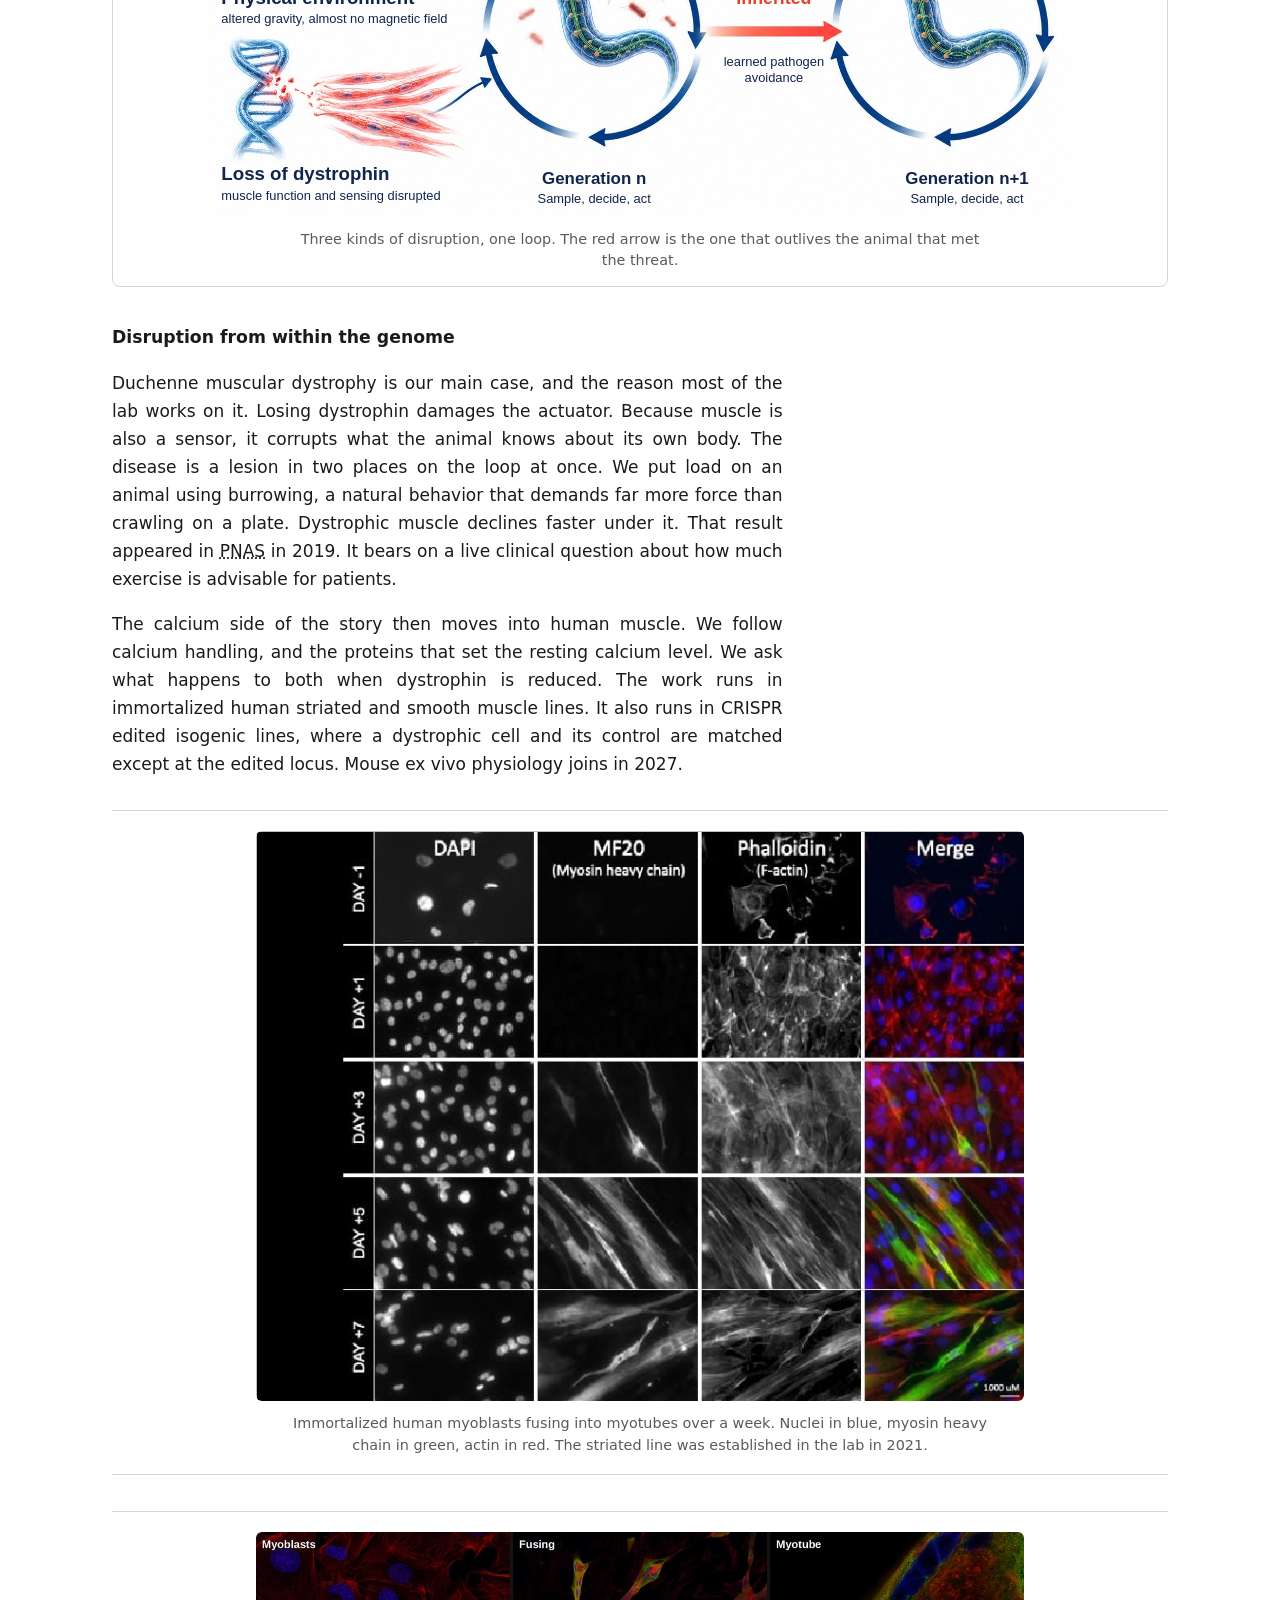
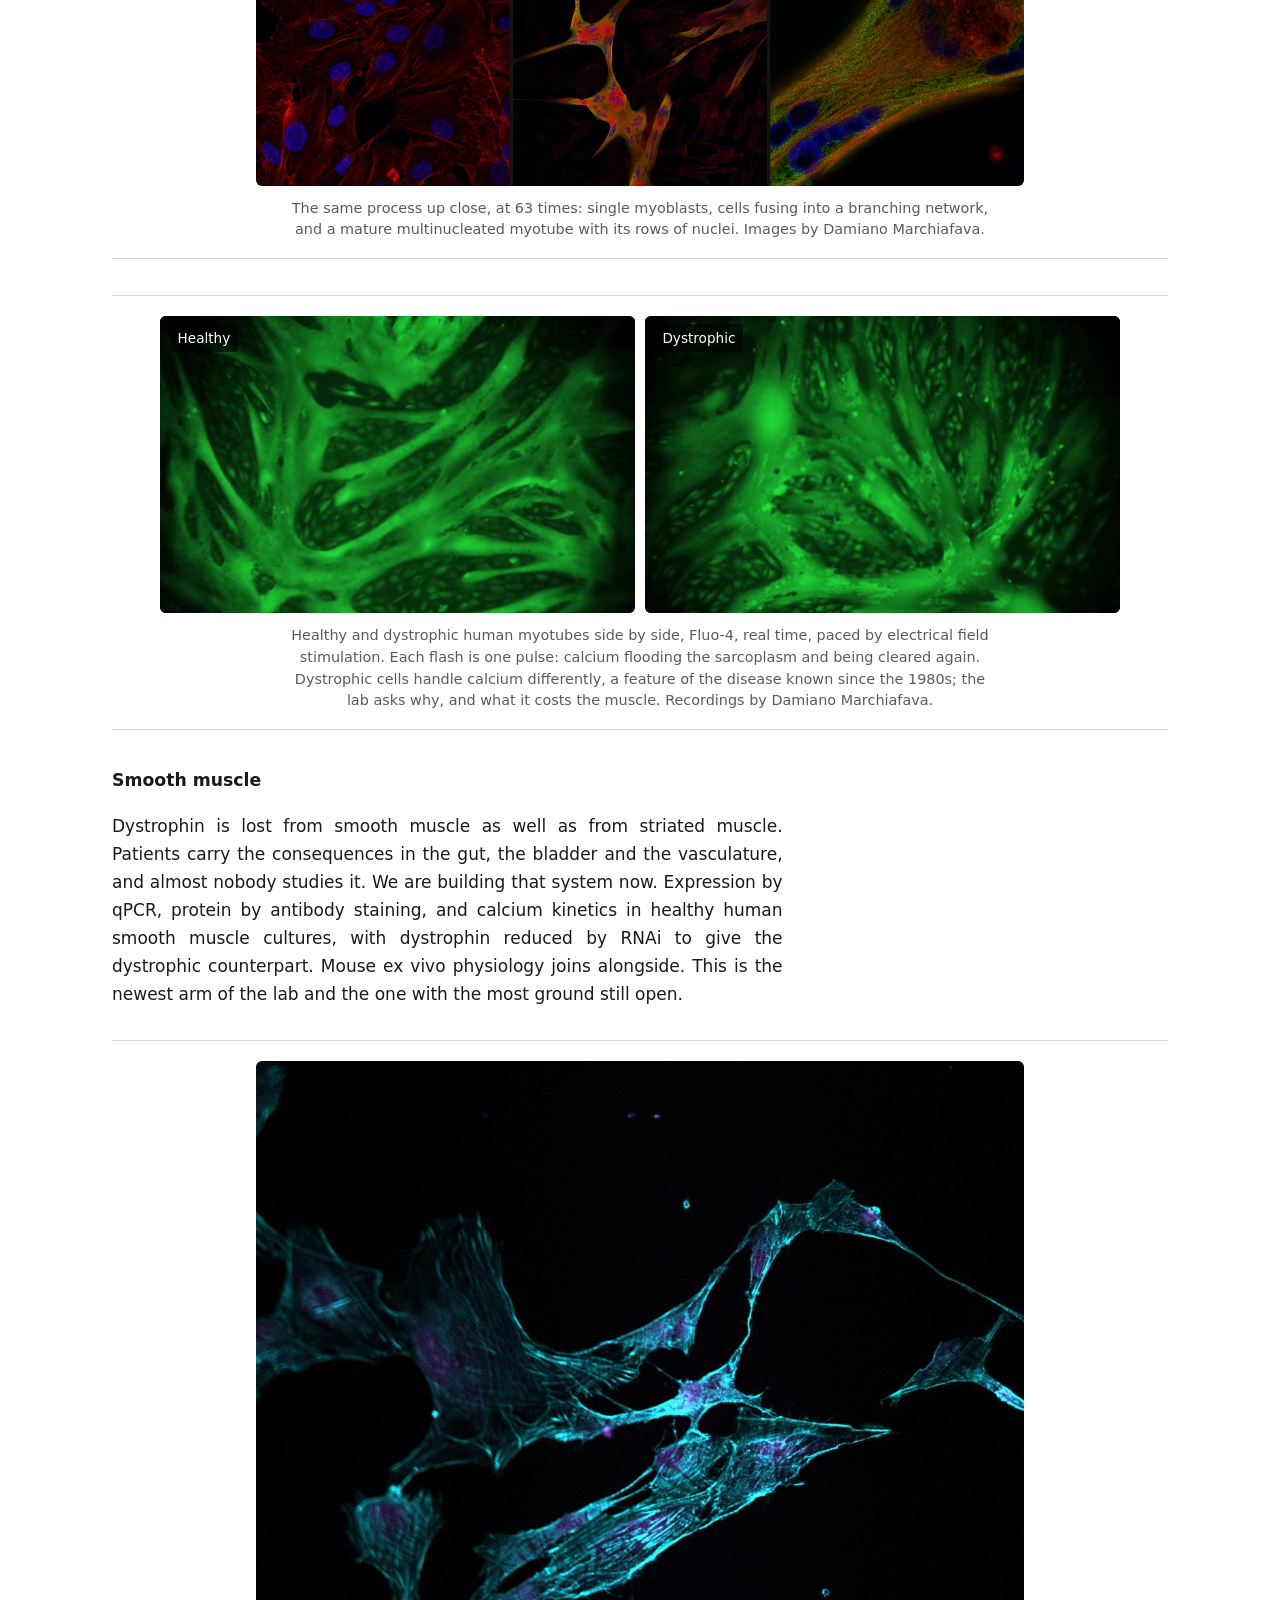
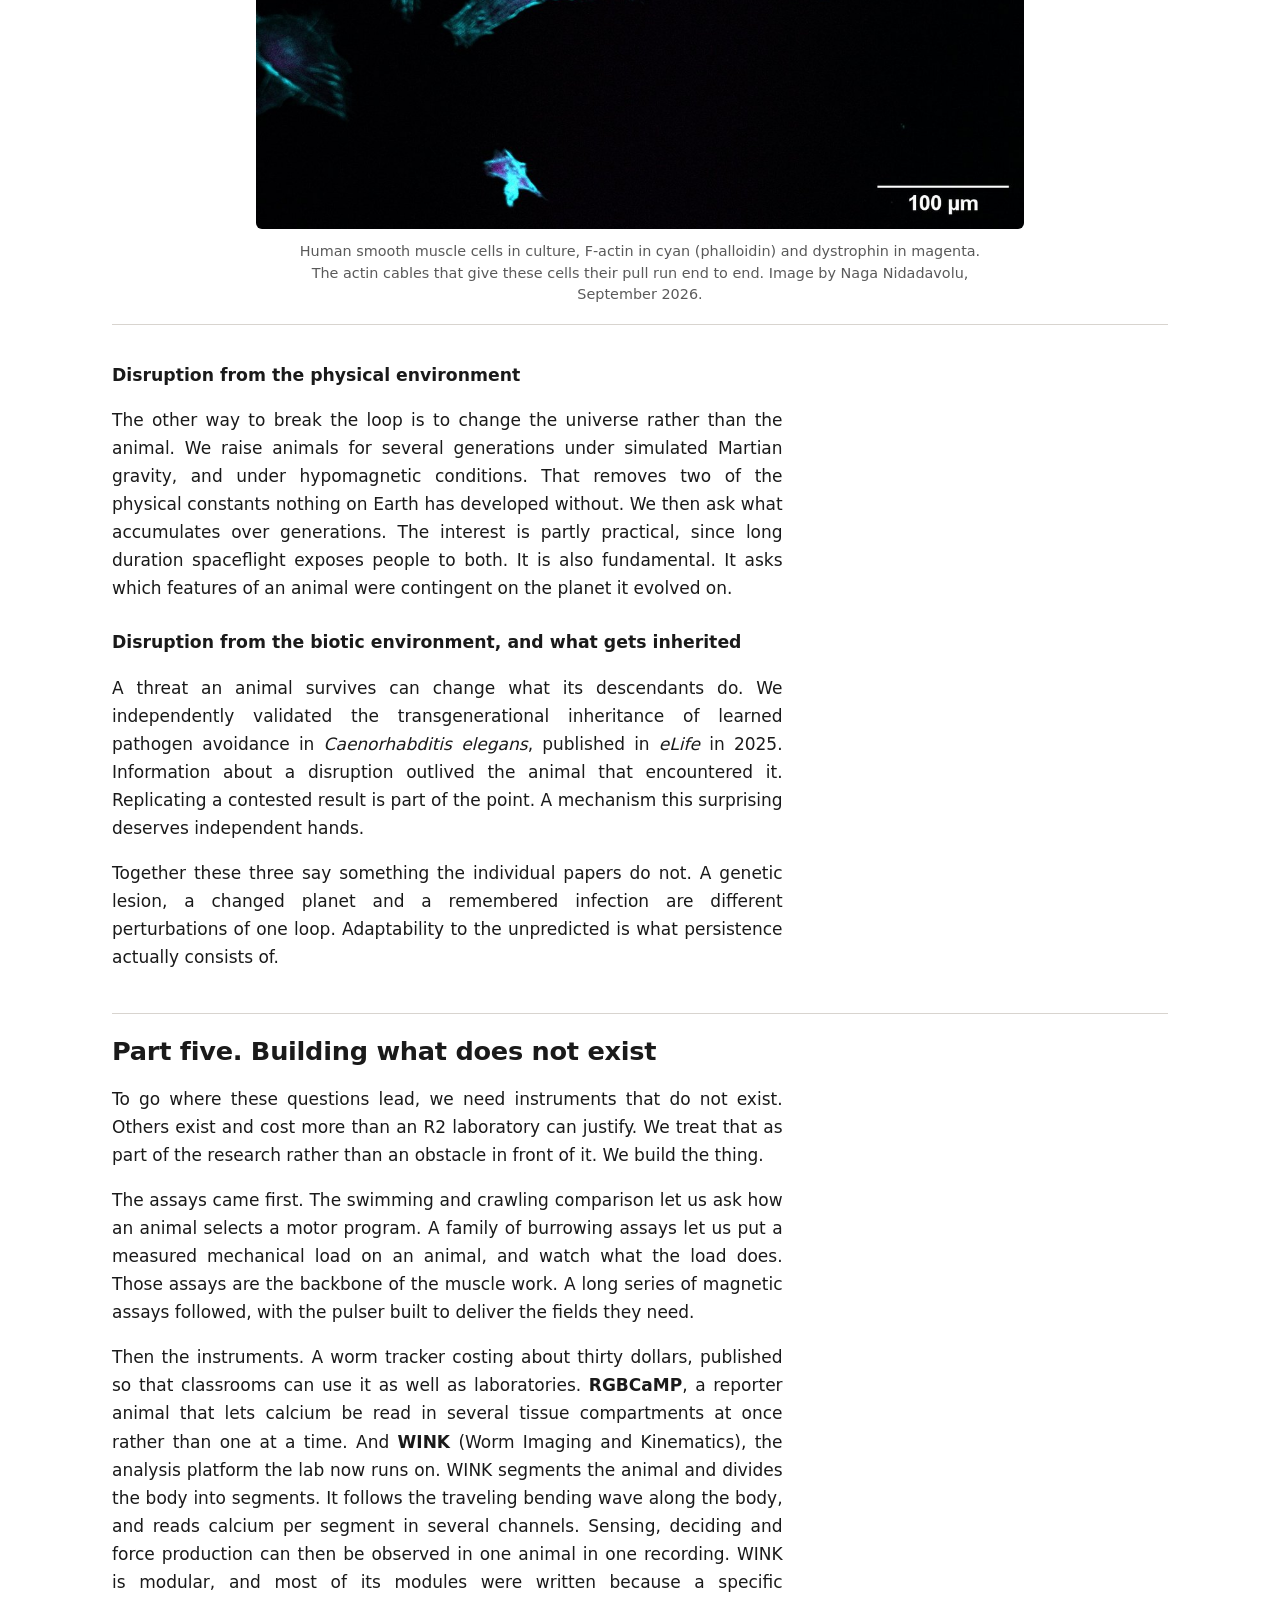
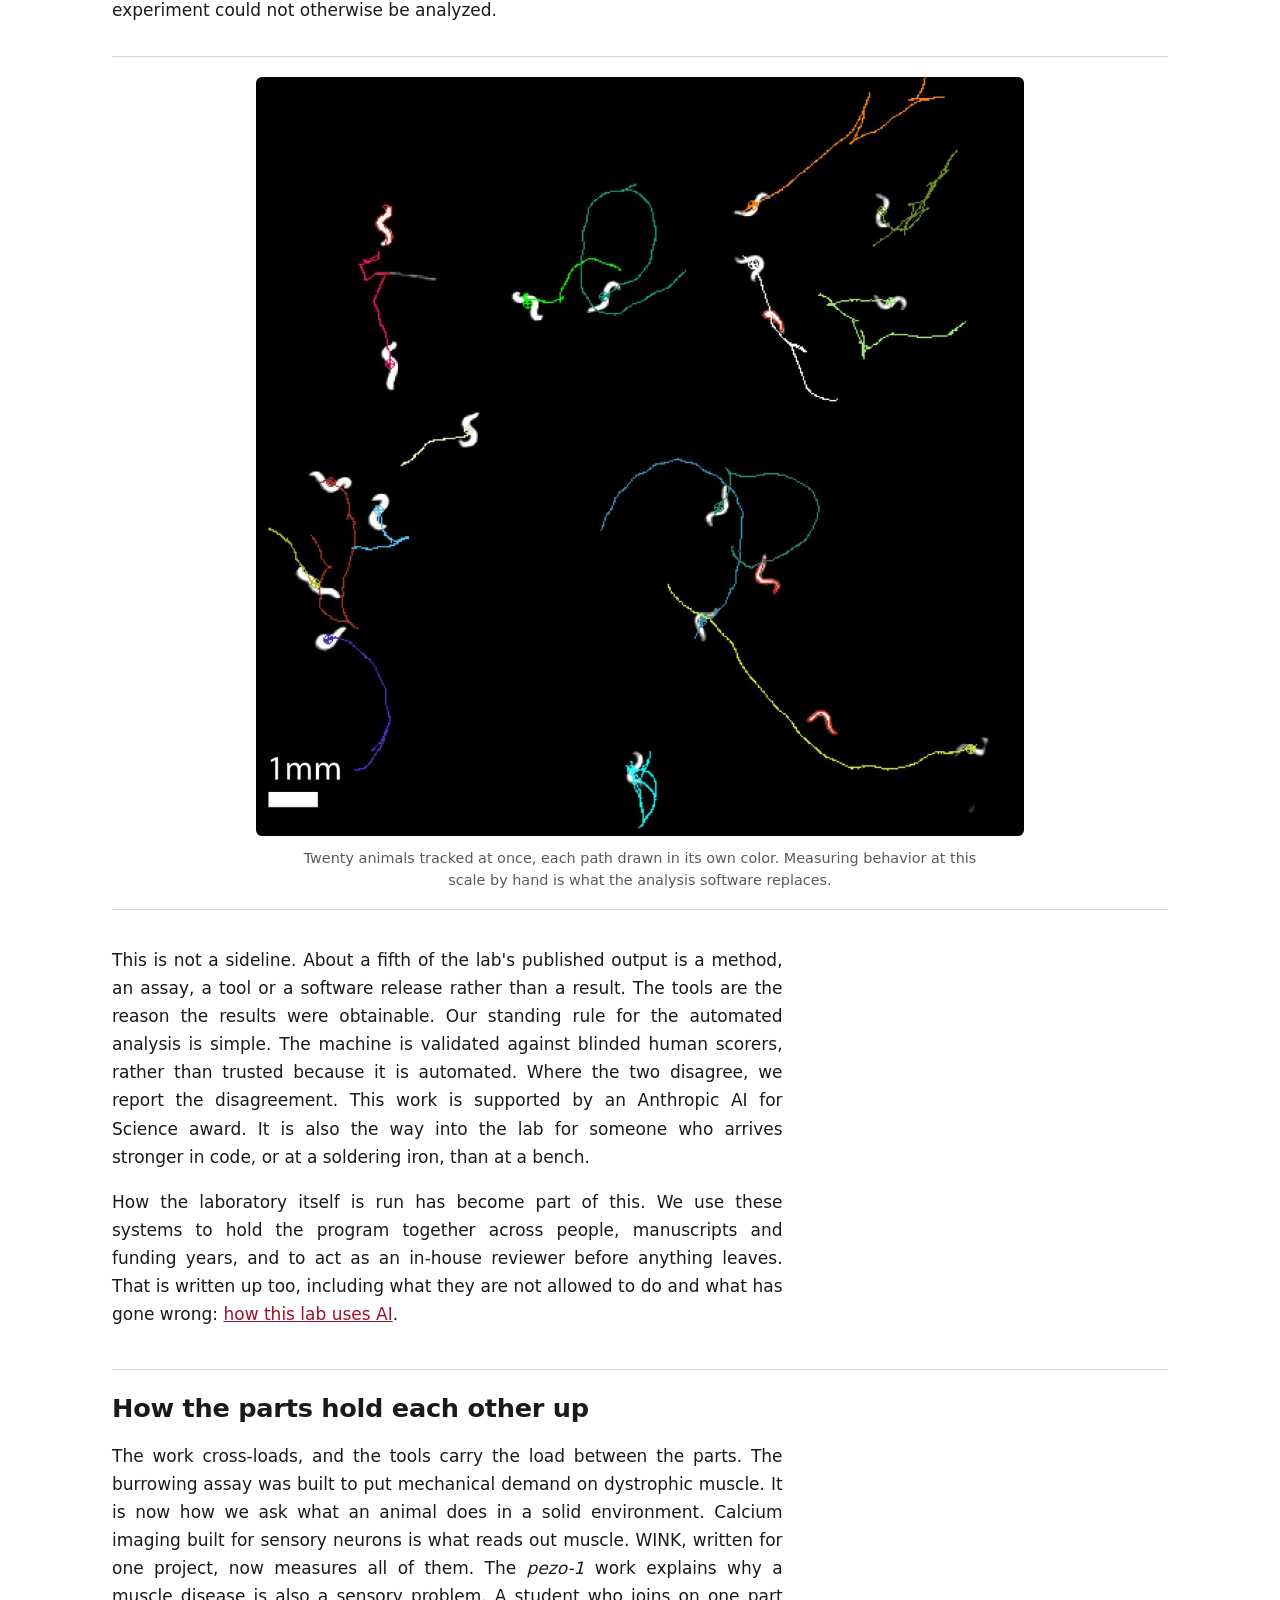
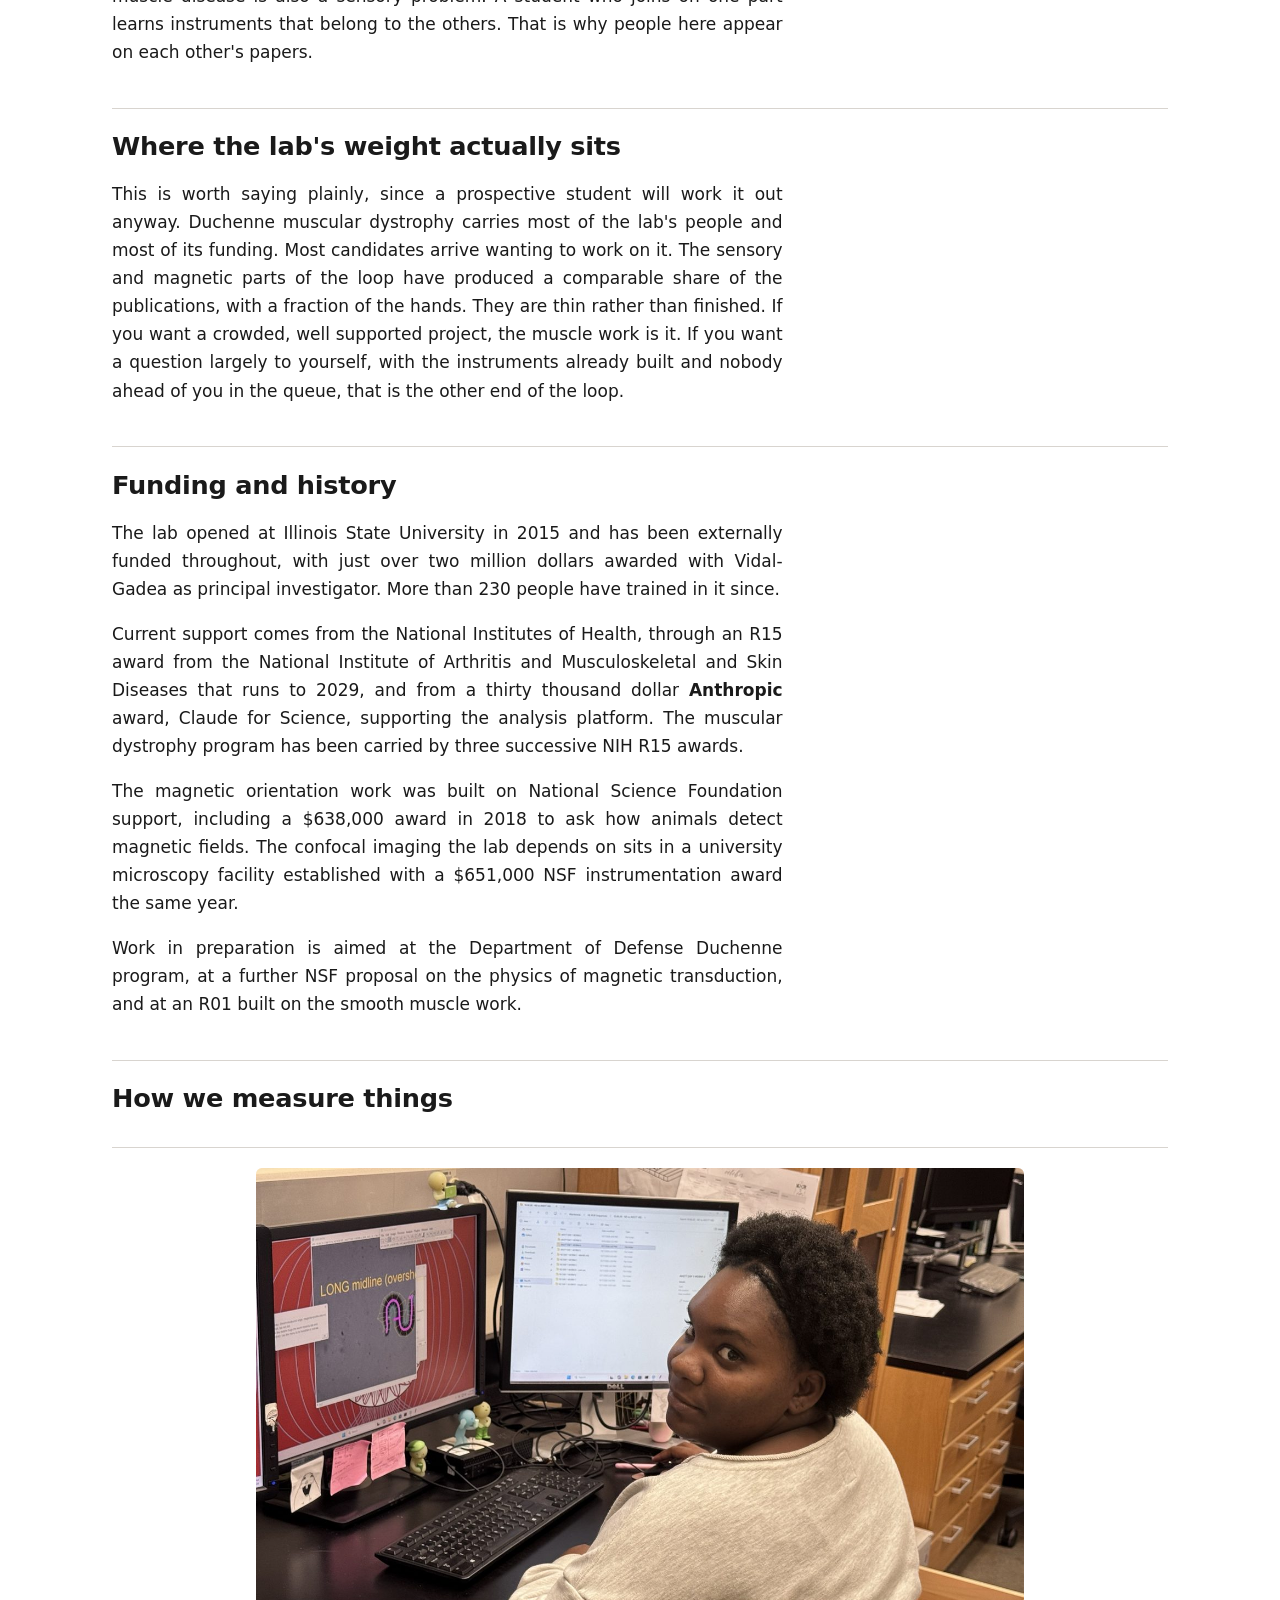
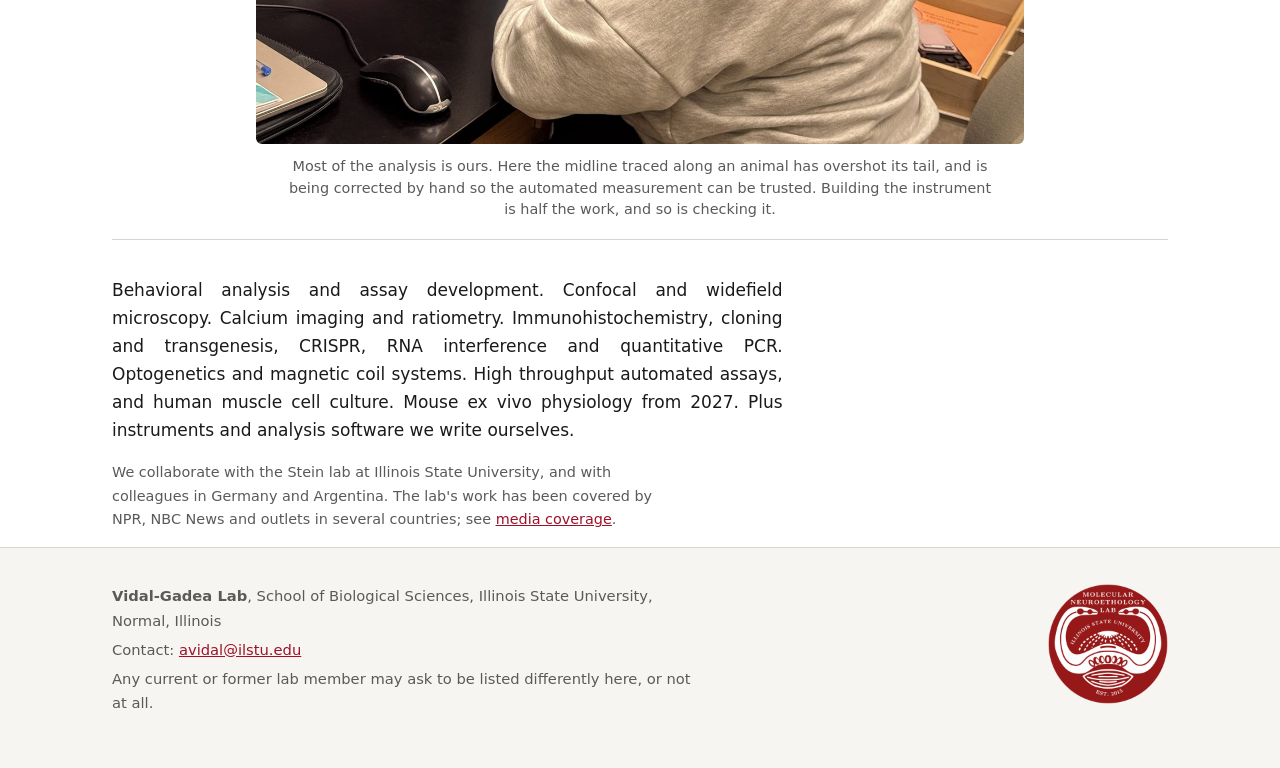
<file: research.html>
<!doctype html>
<html lang="en">
<head>
<meta charset="utf-8">
<meta name="viewport" content="width=device-width, initial-scale=1">
<title>Research — Vidal-Gadea Lab</title>
<meta name="description" content="Research in the Vidal-Gadea Lab: Duchenne muscular dystrophy, magnetic field detection, sensory biology and proprioception, and machine analysis of behavior and calcium imaging.">
<meta property="og:title" content="Research — Vidal-Gadea Lab">
<meta property="og:description" content="Research in the Vidal-Gadea Lab: Duchenne muscular dystrophy, magnetic field detection, sensory biology and proprioception, and machine analysis of behavior and calcium imaging.">
<meta property="og:url" content="https://agvg75.github.io/lab/research.html">
<link rel="icon" href="favicon.ico" sizes="32x32">
<link rel="icon" type="image/png" sizes="512x512" href="favicon-512.png">
<link rel="apple-touch-icon" href="favicon-180.png">
<meta property="og:site_name" content="Vidal-Gadea Lab">
<meta property="og:type" content="website">
<meta property="og:image" content="https://agvg75.github.io/lab/social-card.jpg">
<meta property="og:image:width" content="1200">
<meta property="og:image:height" content="630">
<meta name="twitter:card" content="summary_large_image">
<link rel="stylesheet" href="style.css">
</head>
<body>
<a class="skip" href="#main">Skip to main content</a>

<header class="masthead">
  <div class="wrap">
    <a class="brand" href="index.html" aria-label="Vidal-Gadea Lab home"><picture><source srcset="logo-white-360.png" media="(prefers-color-scheme: dark)" class="logo-dark"><img class="logo" src="logo-red-360.png" width="56" height="56" alt=""></picture></a>
    <a class="wordmark" href="index.html">Vidal-Gadea <span>Lab</span></a>
    <p class="tagline">School of Biological Sciences, Illinois State University</p>
  </div>
</header>

<nav class="primary" aria-label="Primary">
  <ul>
    <li><a href="news.html">News</a></li>
    <li><a href="research.html" aria-current="page">Research</a></li>
    <li><a href="people.html">People</a></li>
    <li><a href="outreach.html">Outreach</a></li>
    <li><a href="publications.html">Publications</a></li>
    <li><a href="presentations.html">Presentations</a></li>
    <li><a href="media.html">Media</a></li>
    <li><a href="alumni.html">Alumni</a></li>
    <li><a href="join.html">Join</a></li>
    <li><a href="resources.html">Resources</a></li>
  </ul>
</nav>

<main id="main" class="wrap">

  <h1>Research</h1>

  <p class="lede">One question, in five parts. An animal is not separate from the universe, it
  is the universe doing something, a pattern that keeps itself going. How does that pattern
  sample what is around it, work out what it has sampled, choose an action, and produce the
  force to carry it out? Well enough, and long enough, to persist.</p>

  <nav class="jump" aria-label="Jump to a research topic">
    <span>Looking for something specific?</span>
    <a href="#disruption">Duchenne muscular dystrophy</a>
    <a href="#sampling">Magnetic orientation</a>
    <a href="#building">Methods and instruments</a>
  </nav>

  <figure class="fig photo">
    <img src="research-adina.jpg" width="1400" height="979" loading="lazy"
         alt="Seven confocal views along the body of Caenorhabditis elegans. Body wall muscle
              runs as fine parallel yellow or green striations along each animal, with the gut
              in red, blue or magenta, and the vulva visible as a bright ring.">
    <figcaption>Body wall muscle, gut and vulva in <em>Caenorhabditis elegans</em>, imaged by
    Adina Fazyl. Second prize, Illinois State University Images of Research, 2024.</figcaption>
  </figure>

  <p>That question is older than the lab. It is a physics question wearing biology's clothes.
  Living matter is matter, subject to the same fields, gradients and loads as everything else.
  One thing is different. It has to use what it detects in order to go on existing. The
  boundary between an animal and the rest is maintained by the animal, not issued to it. So
  the division between sensing the world and sensing the body does not hold up. A worm reading
  a magnetic field and a worm reading the load on its own muscle are doing the same thing to
  the same universe. Only the place where the measurement lands has changed.</p>

  <p>Every project here is part of that loop, and the projects are not independent. The
  instrument built to measure one stage is usually what makes the next stage measurable.</p>

  <h2 id="sampling">Part one. Sampling the universe</h2>
  <p>An animal can act only on information it can obtain. Some of what it needs is physically
  hard to get at.</p>
  <p>The Earth's magnetic field is the extreme case. It is extremely weak, and no receptor has
  been identified in <em>Caenorhabditis elegans</em>. Even so, we showed that the animal
  orients to it. We also showed that the AFD sensory neurons are required. The question we want
  settled is the transduction step. Does the signal become available magnetocalorically,
  magnetomechanically, or some other way? A worm is well suited to settling it. Candidate
  mechanisms can be removed genetically, and the readout is a behavior we can already
  quantify. Candidate mechanisms have been proposed in several animals, but
  none has yet been established from the physics through to the behavior. A mechanism here
  would be the first.</p>
  <figure class="fig photo">
    <img src="research-magnet-plate.jpg" width="771" height="601" loading="lazy"
         alt="A hand holding an agar plate. Dark tracks left by hundreds of well fed wild type worms fan out from the starting point toward a magnet at the top of the plate, with almost none toward the control side.">
    <figcaption>The assay at its simplest. Well fed wild type animals placed at the center of a plate leave their tracks in the agar. A magnet sits at one edge and nothing at the other.</figcaption>
  </figure>
  <p>Other physical quantities are easier to detect and no simpler to understand. Temperature
  has a receptor. Humidity does not. We showed that the animal infers it by combining
  mechanosensory and thermosensory pathways. That is a clue about how sensing is assembled in
  general. The mechanics of the surroundings matter too. Solid and aqueous environments demand
  different things of the same body.</p>

  <h2 id="deciding">Part two. Deciding what it means</h2>
  <p>Raw signals are not instructions. Something has to weigh them, and commit the animal to a
  course of action. That something is not only neurons.</p>
  <p>A manuscript in revision shows that the AMsh glia set the duration of touch induced escape
  responses. That places a non-neuronal cell inside a sensory decision, rather than in support
  of one. Our earlier work showed that dopamine and serotonin select between crawling and
  swimming. It also showed that behavior is organized in hierarchies, and that those
  hierarchies reorganize at environmental transitions. Deciding is partly chemical, partly
  circuit level, and partly done by cells nobody was watching.</p>

  <h2 id="executing">Part three. Producing force, and knowing that you did</h2>
  <p>Action is mechanical work. Mechanical work has to be monitored while it happens, or it
  cannot be corrected. Here the physical object under measurement is the animal. Proprioception
  is not a second kind of sensing, and it is not sensing turned inward, because there was never
  a wall for it to turn at. A strain gauge in a muscle and a thermoreceptor in a neuron are
  both reading the state of the universe at the place where that cell sits.</p>
  <figure class="fig photo">
    <img src="worm-muscles.jpg" width="1200" height="600" loading="lazy"
         alt="Confocal image of the head of a worm. Body wall muscle fibers run in green along
              the body with orange nuclei, and the pharynx is picked out in blue.">
    <figcaption>Body wall muscle (green) running the length of the animal, with the pharynx in
    blue. This is the tissue that both produces the force and reports on it.</figcaption>
  </figure>

  <p>Our work on the mechanoreceptor <em>pezo-1</em> shows that it is required for normal
  crawling. Its distinct isoforms do different jobs, including the regulation of food intake.
  Its expression in muscle itself contributes differently to swimming and to crawling. We read
  that last result as being about proprioception rather than strength. Muscle is at once the
  actuator and a sensor reporting on its own state. That dual role is the hinge between this
  part of the loop and the next.</p>

  <p>Proprioception is also part of how a muscle maintains itself, not only a way of knowing
  the world. A muscle that cannot measure its own state cannot adapt to what is asked of it.</p>

  <h2 id="disruption">Part four. How systems respond to disruption</h2>
  <p>Nothing in the loop is guaranteed to keep working. Persistence is not the ability to run a
  circuit under the conditions it was built for. It is the ability to carry on when something
  changes without warning, in the circuit or in the universe the circuit was tuned to. So we
  perturb the loop deliberately, in three ways, and ask what the animal does about it.</p>

  <figure class="fig art">
    <svg viewBox="0 0 1942 809" role="img"
         aria-label="The same loop drawn twice, once per generation, each as a ring around a worm. Three arrows strike it from outside. A planet with an almost absent magnetic field stands for altered gravity and a reduced field. A DNA helix broken away from cultured muscle cells stands for loss of dystrophin, which disrupts both muscle function and sensing. A red arrow carries learned pathogen avoidance from the first generation to the next.">
      <image href="disruption.jpg" x="0" y="0" width="1942" height="809"></image>
      <g fill="#10244d" font-family="Helvetica, Arial, sans-serif">
        <text x="30" y="330" font-size="42" font-weight="700">Physical environment</text>
        <text x="30" y="374" font-size="29">altered gravity, almost no magnetic field</text>

        <text x="30" y="726" font-size="42" font-weight="700">Loss of dystrophin</text>
        <text x="30" y="770" font-size="29">muscle function and sensing disrupted</text>

        <g text-anchor="middle">
          <text x="1272" y="330" font-size="40" font-weight="700" fill="#e8402a">Inherited</text>
          <text x="1272" y="470" font-size="29">learned pathogen</text>
          <text x="1272" y="506" font-size="29">avoidance</text>

          <text x="868" y="778" font-size="29">Sample, decide, act</text>
          <text x="868" y="736" font-size="38" font-weight="700">Generation n</text>

          <text x="1706" y="778" font-size="29">Sample, decide, act</text>
          <text x="1706" y="736" font-size="38" font-weight="700">Generation n+1</text>
        </g>
      </g>
    </svg>
    <figcaption>Three kinds of disruption, one loop. The red arrow is the one that outlives
    the animal that met the threat.</figcaption>
  </figure>

  <h3>Disruption from within the genome</h3>
  <p>Duchenne muscular dystrophy is our main case, and the reason most of the lab works on it.
  Losing dystrophin damages the actuator. Because muscle is also a sensor, it corrupts what the
  animal knows about its own body. The disease is a lesion in two places on the loop at once.
  We put load on an animal using burrowing, a natural behavior that demands far more force
  than crawling on a plate. Dystrophic muscle declines faster under it. That result appeared in
  <abbr title="Proceedings of the National Academy of Sciences">PNAS</abbr> in 2019. It bears
  on a live clinical question about how much exercise is advisable for patients.</p>
  <p>The calcium side of the story then moves into human muscle. We follow calcium handling,
  and the proteins that set the resting calcium level. We ask what happens to both when
  dystrophin is reduced. The work runs in immortalized human striated and smooth muscle lines.
  It also runs in CRISPR edited isogenic lines, where a dystrophic cell and its control are
  matched except at the edited locus. Mouse ex vivo physiology joins in 2027.</p>
  <figure class="fig photo">
    <img src="research-human-myotubes.jpg" width="810" height="601" loading="lazy"
         alt="A grid of fluorescence micrographs of cultured human muscle cells over seven days of differentiation. Columns show nuclei, myosin heavy chain, actin and a merged view; rows run from one day before differentiation to day seven, when long multinucleated myotubes have formed.">
    <figcaption>Immortalized human myoblasts fusing into myotubes over a week. Nuclei in blue, myosin heavy chain in green, actin in red. The striated line was established in the lab in 2021.</figcaption>
  </figure>
  <figure class="fig photo">
    <img src="research-myotube-stages.jpg" width="1400" height="462" loading="lazy"
         alt="Three confocal images of human muscle cells at increasing differentiation: single myoblasts with red actin fibres and blue nuclei; branching cells fusing into a network; and a mature myotube packed with rows of nuclei and green myosin.">
    <figcaption>The same process up close, at 63 times: single myoblasts, cells fusing into a branching network, and a mature multinucleated myotube with its rows of nuclei. Images by Damiano Marchiafava.</figcaption>
  </figure>
  <figure class="fig photo">
    <div class="vidpair">
      <div>
        <video class="figvideo" autoplay muted loop playsinline preload="metadata" poster="myotube-calcium-poster.jpg" width="960" height="600" aria-label="Time lapse of healthy human myotubes loaded with a green calcium dye; each electrical pulse makes the whole sheet brighten and fade as calcium rises and is cleared.">
          <source src="myotube-calcium.mp4" type="video/mp4">
        </video>
        <span class="vidlabel">Healthy</span>
      </div>
      <div>
        <video class="figvideo" autoplay muted loop playsinline preload="metadata" poster="myotube-calcium-dystrophic-poster.jpg" width="960" height="600" aria-label="Time lapse of dystrophic human myotubes loaded with the same calcium dye, recorded under the same conditions.">
          <source src="myotube-calcium-dystrophic.mp4" type="video/mp4">
        </video>
        <span class="vidlabel">Dystrophic</span>
      </div>
    </div>
    <figcaption>Healthy and dystrophic human myotubes side by side, Fluo-4, real time, paced by electrical field stimulation. Each flash is one pulse: calcium flooding the sarcoplasm and being cleared again. Dystrophic cells handle calcium differently, a feature of the disease known since the 1980s; the lab asks why, and what it costs the muscle. Recordings by Damiano Marchiafava.</figcaption>
  </figure>

  <h3 id="smooth-muscle">Smooth muscle</h3>
  <p>Dystrophin is lost from smooth muscle as well as from striated muscle. Patients carry the
  consequences in the gut, the bladder and the vasculature, and almost nobody studies it. We are
  building that system now. Expression by qPCR, protein by antibody staining, and calcium
  kinetics in healthy human smooth muscle cultures, with dystrophin reduced by RNAi to give the
  dystrophic counterpart. Mouse ex vivo physiology joins alongside. This is the newest arm of
  the lab and the one with the most ground still open.</p>
  <figure class="fig photo">
    <img src="research-smooth-phalloidin.jpg" srcset="research-smooth-phalloidin-600.jpg 600w, research-smooth-phalloidin.jpg 1200w" sizes="(max-width: 40em) 100vw, 40rem" width="1200" height="1200" loading="lazy"
         alt="Confocal image of cultured human smooth muscle cells. Several large, flat cells with long processes are filled with cyan stress fibres running the length of each cell; faint magenta marks dystrophin. Scale bar 100 micrometres.">
    <figcaption>Human smooth muscle cells in culture, F-actin in cyan (phalloidin) and dystrophin in magenta. The actin cables that give these cells their pull run end to end. Image by Naga Nidadavolu, September 2026.</figcaption>
  </figure>

  <h3>Disruption from the physical environment</h3>
  <p>The other way to break the loop is to change the universe rather than the animal. We raise
  animals for several generations under simulated Martian gravity, and under hypomagnetic
  conditions. That removes two of the physical constants nothing on Earth has developed
  without. We then ask what accumulates over generations. The interest is partly practical,
  since long duration spaceflight exposes people to both. It is also fundamental. It asks which
  features of an animal were contingent on the planet it evolved on.</p>

  <h3>Disruption from the biotic environment, and what gets inherited</h3>
  <p>A threat an animal survives can change what its descendants do. We independently validated
  the transgenerational inheritance of learned pathogen avoidance in
  <em>Caenorhabditis elegans</em>, published in <em>eLife</em> in 2025. Information about a
  disruption outlived the animal that encountered it. Replicating a contested result is part of
  the point. A mechanism this surprising deserves independent hands.</p>

  <p>Together these three say something the individual papers do not. A genetic lesion, a
  changed planet and a remembered infection are different perturbations of one loop.
  Adaptability to the unpredicted is what persistence actually consists of.</p>

  <h2 id="building">Part five. Building what does not exist</h2>
  <p>To go where these questions lead, we need instruments that do not exist. Others exist and
  cost more than an R2 laboratory can justify. We treat that as part of the research rather
  than an obstacle in front of it. We build the thing.</p>
  <p>The assays came first. The swimming and crawling comparison let us ask how an animal
  selects a motor program. A family of burrowing assays let us put a measured mechanical load
  on an animal, and watch what the load does. Those assays are the backbone of the muscle work.
  A long series of magnetic assays followed, with the pulser built to deliver the fields they
  need.</p>
  <p>Then the instruments. A worm tracker costing about thirty dollars, published so that
  classrooms can use it as well as laboratories. <strong>RGBCaMP</strong>, a reporter animal
  that lets calcium be read in several tissue compartments at once rather than one at a time.
  And <strong>WINK</strong> (Worm Imaging and Kinematics), the analysis platform the lab now
  runs on. WINK segments the animal and divides the body into segments. It follows the
  traveling bending wave along the body, and reads calcium per segment in several channels.
  Sensing, deciding and force production can then be observed in one animal in one recording.
  WINK is modular, and most of its modules were written because a specific experiment could
  not otherwise be analyzed.</p>
  <figure class="fig photo">
    <img src="worm-tracks.jpg" width="1100" height="1088" loading="lazy"
         alt="Black field with about twenty pale worms, each trailing a colored line that
              records the path it has taken. A one millimeter scale bar sits at lower left.">
    <figcaption>Twenty animals tracked at once, each path drawn in its own color. Measuring
    behavior at this scale by hand is what the analysis software replaces.</figcaption>
  </figure>

  <p>This is not a sideline. About a fifth of the lab's published output is a method, an assay,
  a tool or a software release rather than a result. The tools are the reason the results were
  obtainable. Our standing rule for the automated analysis is simple. The machine is validated
  against blinded human scorers, rather than trusted because it is automated. Where the two
  disagree, we report the disagreement. This work is supported by an Anthropic AI for Science
  award. It is also the way into the lab for someone who arrives stronger in code, or at a
  soldering iron, than at a bench.</p>

  <p>How the laboratory itself is run has become part of this. We use these systems to hold the
  program together across people, manuscripts and funding years, and to act as an in-house reviewer
  before anything leaves. That is written up too, including what they are not allowed to do and
  what has gone wrong: <a href="ai.html">how this lab uses AI</a>.</p>

  <h2>How the parts hold each other up</h2>
  <p>The work cross-loads, and the tools carry the load between the parts. The burrowing assay
  was built to put mechanical demand on dystrophic muscle. It is now how we ask what an animal
  does in a solid environment. Calcium imaging built for sensory neurons is what reads out
  muscle. WINK, written for one project, now measures all of them. The <em>pezo-1</em> work
  explains why a muscle disease is also a sensory problem. A student who joins on one part
  learns instruments that belong to the others. That is why people here appear on each other's
  papers.</p>

  <h2>Where the lab's weight actually sits</h2>
  <p>This is worth saying plainly, since a prospective student will work it out anyway.
  Duchenne muscular dystrophy carries most of the lab's people and most of its funding. Most
  candidates arrive wanting to work on it. The sensory and magnetic parts of the loop have
  produced a comparable share of the publications, with a fraction of the hands. They are thin
  rather than finished. If you want a crowded, well supported project, the muscle work is it.
  If you want a question largely to yourself, with the instruments already built and nobody
  ahead of you in the queue, that is the other end of the loop.</p>

  <h2>Funding and history</h2>
  <p>The lab opened at Illinois State University in 2015 and has been externally funded
  throughout, with just over two million dollars awarded with Vidal-Gadea as principal
  investigator. More than 230 people have trained in it since.</p>
  <p>Current support comes from the National Institutes of Health, through an R15 award from
  the National Institute of Arthritis and Musculoskeletal and Skin Diseases that runs to 2029,
  and from a thirty thousand dollar <strong>Anthropic</strong> award, Claude for Science,
  supporting the analysis
  platform. The muscular dystrophy program has been carried by three successive NIH R15
  awards.</p>
  <p>The magnetic orientation work was built on National Science Foundation support, including
  a $638,000 award in 2018 to ask how animals detect magnetic fields. The confocal imaging the
  lab depends on sits in a university microscopy facility established with a $651,000 NSF
  instrumentation award the same year.</p>
  <p>Work in preparation is aimed at the Department of Defense Duchenne program, at a further
  NSF proposal on the physics of magnetic transduction, and at an R01 built on the smooth
  muscle work.</p>

  <h2>How we measure things</h2>
  <figure class="fig photo">
    <img src="keke-wink.jpg" width="1400" height="1050" loading="lazy"
         alt="A lab member at a two screen workstation, correcting a traced worm midline in the analysis software while a file browser of recordings sits open alongside.">
    <figcaption>Most of the analysis is ours. Here the midline traced along an animal has
    overshot its tail, and is being corrected by hand so the automated measurement can be
    trusted. Building the instrument is half the work, and so is checking it.</figcaption>
  </figure>

  <p>Behavioral analysis and assay development. Confocal and widefield microscopy. Calcium
  imaging and ratiometry. Immunohistochemistry, cloning and transgenesis, CRISPR, RNA
  interference and quantitative PCR. Optogenetics and magnetic coil systems. High throughput
  automated assays, and human muscle cell culture. Mouse ex vivo physiology from 2027. Plus
  instruments and analysis software we write ourselves.</p>

  <p class="meta">We collaborate with the Stein lab at Illinois State University, and with
  colleagues in Germany and Argentina. The lab's work has been covered by NPR, NBC News and
  outlets in several countries; see <a href="media.html">media coverage</a>.</p>

</main>

<footer>
  <div class="wrap">
    <img class="footlogo" src="logo-red-360.png" alt="Vidal-Gadea Lab logo: two nematodes encircling a pharynx, muscle and a row of eggs. Established 2015." width="120" height="120" loading="lazy">
    <p><strong>Vidal-Gadea Lab</strong>, School of Biological Sciences, Illinois State University, Normal, Illinois</p>
    <p>Contact: <a href="mailto:avidal@ilstu.edu">avidal@ilstu.edu</a></p>
    <p>Any current or former lab member may ask to be listed differently here, or not at all.</p>
  </div>
</footer>

<script src="ui.js"></script>
<script data-goatcounter="https://vidalgadea.goatcounter.com/count"
        async src="//gc.zgo.at/count.js"></script>
</body>
</html>
</file>
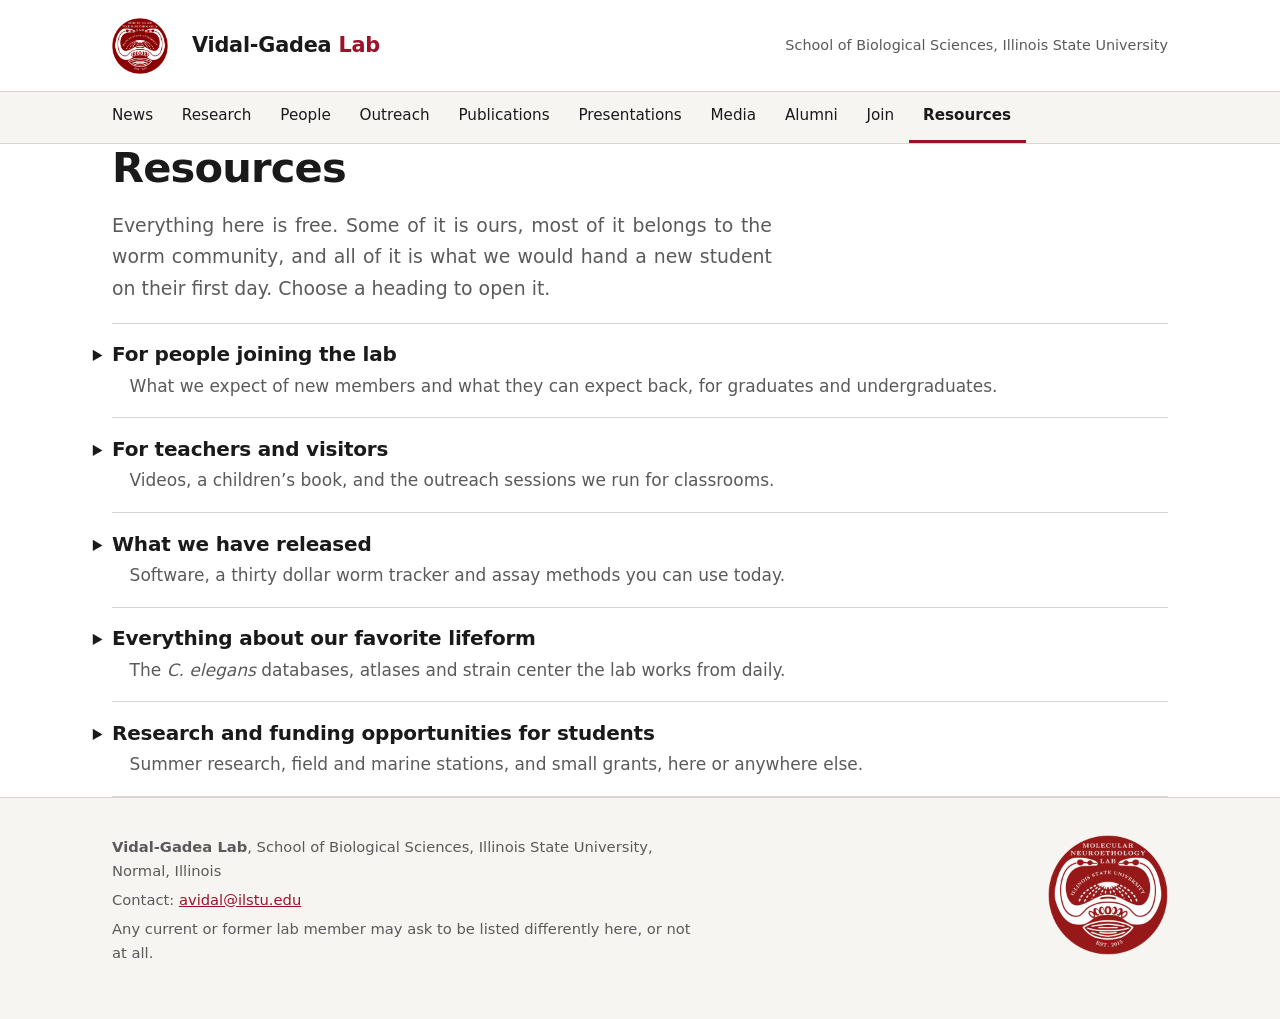
<file: resources.html>
<!doctype html>
<html lang="en">
<head>
<meta charset="utf-8">
<meta name="viewport" content="width=device-width, initial-scale=1">
<title>Resources — Vidal-Gadea Lab</title>
<meta name="description" content="Lab expectations, teaching materials, released tools, worm resources and student opportunities from the Vidal-Gadea Lab.">
<meta property="og:title" content="Resources — Vidal-Gadea Lab">
<meta property="og:description" content="Lab expectations, teaching materials, released tools, worm resources and student opportunities from the Vidal-Gadea Lab.">
<meta property="og:url" content="https://agvg75.github.io/lab/resources.html">
<link rel="icon" href="favicon.ico" sizes="32x32">
<link rel="icon" type="image/png" sizes="512x512" href="favicon-512.png">
<link rel="apple-touch-icon" href="favicon-180.png">
<meta property="og:site_name" content="Vidal-Gadea Lab">
<meta property="og:type" content="website">
<meta property="og:image" content="https://agvg75.github.io/lab/social-card.jpg">
<meta property="og:image:width" content="1200">
<meta property="og:image:height" content="630">
<meta name="twitter:card" content="summary_large_image">
<link rel="stylesheet" href="style.css">
</head>
<body>
<a class="skip" href="#main">Skip to main content</a>

<header class="masthead">
  <div class="wrap">
    <a class="brand" href="index.html" aria-label="Vidal-Gadea Lab home"><picture><source srcset="logo-white-360.png" media="(prefers-color-scheme: dark)" class="logo-dark"><img class="logo" src="logo-red-360.png" width="56" height="56" alt=""></picture></a>
    <a class="wordmark" href="index.html">Vidal-Gadea <span>Lab</span></a>
    <p class="tagline">School of Biological Sciences, Illinois State University</p>
  </div>
</header>

<nav class="primary" aria-label="Primary">
  <ul>
    <li><a href="news.html">News</a></li>
    <li><a href="research.html">Research</a></li>
    <li><a href="people.html">People</a></li>
    <li><a href="outreach.html">Outreach</a></li>
    <li><a href="publications.html">Publications</a></li>
    <li><a href="presentations.html">Presentations</a></li>
    <li><a href="media.html">Media</a></li>
    <li><a href="alumni.html">Alumni</a></li>
    <li><a href="join.html">Join</a></li>
    <li><a href="resources.html" aria-current="page">Resources</a></li>
  </ul>
</nav>

<main id="main" class="wrap">

  <h1>Resources</h1>

  <p class="lede">Everything here is free. Some of it is ours, most of it belongs to the worm
  community, and all of it is what we would hand a new student on their first day. Choose a
  heading to open it.</p>

  <details class="resgroup" id="joining">
    <summary><h2>For people joining the lab</h2>
    <span class="sub">What we expect of new members and what they can expect back, for graduates and undergraduates.</span></summary>
    <p>Positions, funding and how to apply are on the <a href="join.html">Join page</a>. These
    are the documents a new member reads before starting.</p>
  <ul class="pubs">
    <li><a href="https://about.illinoisstate.edu/avidal/files/2025/07/Graduate-Student-Mentoring-Expectation_Vidal-Gadea-Lab.pdf">Graduate expectations</a> (PDF)</li>
    <li><a href="https://about.illinoisstate.edu/avidal/files/2025/07/Graduate-Individual-Mentorship-Plan-IDP_gr.pdf">Graduate individual development plan</a> (PDF)</li>
    <li><a href="https://about.illinoisstate.edu/avidal/files/2025/09/Undergraduate-expectations.pdf">Undergraduate expectations</a> (PDF)</li>
    <li><a href="https://about.illinoisstate.edu/avidal/files/2025/07/Undergraduate-Individual-Development-Plan-IDP_ug.pdf">Undergraduate individual development plan</a> (PDF)</li>
  </ul>
  </details>

  <details class="resgroup" id="teachers">
    <summary><h2>For teachers and visitors</h2>
    <span class="sub">Videos, a children&rsquo;s book, and the outreach sessions we run for classrooms.</span></summary>
  <ul class="pubs">
    <li><a href="https://www.youtube.com/@vidal-gadeac.eleganslab4632">WormTV</a>. Our video channel on <em>C. elegans</em> biology, watched more than 41,000 times.</li>
    <li><a href="https://a.co/d/hJCA27K">Our book for children</a>. Given away at outreach events and available to buy.</li>
    <li><a href="outreach.html">Outreach activities</a>. The four sessions we run, with what each needs and how long it takes.</li>
  </ul>
  </details>

  <details class="resgroup" id="released">
    <summary><h2>What we have released</h2>
    <span class="sub">Software, a thirty dollar worm tracker and assay methods you can use today.</span></summary>
  <ul class="pubs">
    <li><a href="https://doi.org/10.5281/zenodo.3263894">Behavioral turn analysis</a>. Software for classifying turning strategies, released on Zenodo.</li>
    <li><a href="https://doi.org/10.5281/zenodo.1002304">Animal heading calculator</a>. Code for computing heading from tracked paths.</li>
    <li><a href="https://micropublication.org/journals/biology/micropub-biology-001085">Affordable worm tracker</a>. A tracking system costing about thirty dollars, published so classrooms can build one.</li>
    <li><a href="https://doi.org/10.1016/j.jneumeth.2016.02.023">Burrowing assay</a>. The method paper for assessing neuromuscular integrity and burrowing choice.</li>
    <li>RGBCaMP and WINK, the reporter animal and the imaging and kinematics platform, are being prepared for release. Write if you want to use either before then.</li>
  </ul>
  </details>

  <details class="resgroup" id="worms">
    <summary><h2>Everything about our favorite lifeform</h2>
    <span class="sub">The <em>C. elegans</em> databases, atlases and strain center the lab works from daily.</span></summary>
  <ul class="pubs">
    <li><a href="https://www.wormbase.org/">WormBase</a>. Genes, alleles, strains and literature. The first place to look.</li>
    <li><a href="https://www.wormatlas.org/">WormAtlas</a>. Anatomy, cell by cell, with electron micrographs.</li>
    <li><a href="https://www.wormbook.org/">WormBook</a>. Peer-reviewed chapters covering the biology and the methods.</li>
    <li><a href="https://www.wormwiring.org/">WormWiring</a>. The reconstructed connectome, synapse by synapse.</li>
    <li><a href="http://www.textpresso.org/celegans/">Textpresso</a>. Full-text search across the <em>C. elegans</em> literature.</li>
    <li><a href="https://www.cbs.umn.edu/research/resources/cgc/strains">Caenorhabditis Genetics Center</a>. Where strains come from.</li>
    <li><a href="https://wormweb.org/neuralnet">WormWeb connectome viewer</a>. The nervous system as an interactive network.</li>
  </ul>
  </details>

  <details class="resgroup" id="opportunities">
    <summary><h2>Research and funding opportunities for students</h2>
    <span class="sub">Summer research, field and marine stations, and small grants, here or anywhere else.</span></summary>
    <p>Good research experiences are not limited to this lab. These directories are where we
    send our own students to look.</p>
    <h3>Summer and semester research</h3>
    <ul class="pubs">
      <li><a href="https://www.nsf.gov/funding/initiatives/reu">NSF Research Experiences for Undergraduates</a>. Paid summer research at universities across the country, searchable by field.</li>
      <li><a href="https://www.funfaculty.org/undergrad_internships">Faculty for Undergraduate Neuroscience internship list</a>. Neuroscience summer programs with their deadlines.</li>
      <li><a href="https://www.pathwaystoscience.org/">Pathways to Science</a>. A searchable directory of internships, scholarships and fellowships.</li>
    </ul>
    <h3>Field and marine stations</h3>
    <ul class="pubs">
      <li><a href="https://www.obfs.org/field-stations/">Organization of Biological Field Stations</a>. A directory of field stations and the courses they offer.</li>
      <li><a href="https://naml.org/education-careers/opportunities/">National Association of Marine Laboratories opportunity board</a>. Courses, internships and jobs at marine and Great Lakes laboratories.</li>
      <li><a href="https://www.mbl.edu/education">Marine Biological Laboratory, Woods Hole</a>. Research courses and an undergraduate semester.</li>
    </ul>
    <h3>Funding</h3>
    <ul class="pubs">
      <li><a href="https://www.sigmaxi.org/programs/grants-in-aid-of-research">Sigma Xi Grants in Aid of Research</a>. Small research grants for undergraduates and graduate students, twice a year.</li>
      <li><a href="https://www.nsf.gov/funding/initiatives/grfp">NSF Graduate Research Fellowship Program</a>. Three years of graduate support, applied for early in graduate school or just before.</li>
      <li><a href="https://studentresearch.illinoisstate.edu/">Illinois State Office of Student Research</a>. Research and travel grants for Illinois State students.</li>
    </ul>
  </details>

</main>

<footer>
  <div class="wrap">
    <img class="footlogo" src="logo-red-360.png" alt="Vidal-Gadea Lab logo: two nematodes encircling a pharynx, muscle and a row of eggs. Established 2015." width="120" height="120" loading="lazy">
    <p><strong>Vidal-Gadea Lab</strong>, School of Biological Sciences, Illinois State University, Normal, Illinois</p>
    <p>Contact: <a href="mailto:avidal@ilstu.edu">avidal@ilstu.edu</a></p>
    <p>Any current or former lab member may ask to be listed differently here, or not at all.</p>
  </div>
</footer>

<script src="ui.js"></script>
<script data-goatcounter="https://vidalgadea.goatcounter.com/count"
        async src="//gc.zgo.at/count.js"></script>
</body>
</html>
</file>
<file: style.css>
:root {
  --red: #9e1128;
  --red-bright: #ce0e2d;
  --ink: #1a1a1a;
  --muted: #5a5a5a;
  --rule: #d8d4cf;
  --bg: #ffffff;
  --bg-soft: #f7f5f2;
  --focus: #0b5fff;
  --max: 68rem;
}

@media (prefers-color-scheme: dark) {
  :root:not([data-theme="light"]) {
    --red: #ff8fa0;
    --red-bright: #ff8fa0;
    --ink: #eceaea;
    --muted: #b4afac;
    --rule: #3a3634;
    --bg: #15120f;
    --bg-soft: #1e1a17;
    --focus: #8ab4ff;
  }
}
:root[data-theme="dark"] {
  --red: #ff8fa0;
  --red-bright: #ff8fa0;
  --ink: #eceaea;
  --muted: #b4afac;
  --rule: #3a3634;
  --bg: #15120f;
  --bg-soft: #1e1a17;
  --focus: #8ab4ff;
}

* { box-sizing: border-box; }

html { -webkit-text-size-adjust: 100%; }

body {
  margin: 0;
  background: var(--bg);
  color: var(--ink);
  font: 400 1.0625rem/1.65 ui-sans-serif, system-ui, -apple-system, "Segoe UI", Roboto, Arial, sans-serif;
}

.skip {
  position: absolute;
  left: -9999px;
  top: 0;
  background: var(--ink);
  color: var(--bg);
  padding: .75rem 1rem;
  z-index: 100;
}
.skip:focus { left: 0; }

:focus-visible {
  outline: 3px solid var(--focus);
  outline-offset: 2px;
}

.wrap {
  max-width: var(--max);
  margin: 0 auto;
  padding: 0 1rem;
}

/* ---------- masthead ---------- */

.masthead {
  border-bottom: 1px solid var(--rule);
  background: var(--bg);
}
.masthead .wrap {
  display: flex;
  flex-wrap: wrap;
  align-items: baseline;
  gap: .5rem 1.5rem;
  padding-top: 1.1rem;
  padding-bottom: 1.1rem;
}
.wordmark {
  font-size: 1.3rem;
  font-weight: 700;
  letter-spacing: -.01em;
  color: var(--ink);
  text-decoration: none;
}
.wordmark span { color: var(--red); }
.tagline {
  color: var(--muted);
  font-size: .9rem;
  margin: 0;
}

nav.primary { border-bottom: 1px solid var(--rule); background: var(--bg-soft); }
nav.primary ul {
  list-style: none;
  margin: 0;
  padding: 0;
  display: flex;
  flex-wrap: wrap;
  max-width: var(--max);
  margin-inline: auto;
  padding-inline: 1rem;
}
nav.primary a {
  display: block;
  padding: .7rem .9rem;
  color: var(--ink);
  text-decoration: none;
  font-size: .95rem;
  border-bottom: 3px solid transparent;
}
nav.primary a:hover { background: var(--bg); }
nav.primary a[aria-current="page"] {
  border-bottom-color: var(--red);
  font-weight: 600;
}
nav.primary li:first-child a { padding-left: 0; }

/* ---------- type ---------- */

main { padding-block: 2.5rem 4rem; }

h1 {
  font-size: clamp(1.8rem, 1.2rem + 2.2vw, 2.6rem);
  line-height: 1.15;
  letter-spacing: -.02em;
  margin: 0 0 .6rem;
}
h2 {
  font-size: clamp(1.25rem, 1rem + 1vw, 1.6rem);
  line-height: 1.25;
  letter-spacing: -.01em;
  margin: 2.6rem 0 .75rem;
  padding-top: 1.4rem;
  border-top: 1px solid var(--rule);
}
h2:first-of-type { border-top: 0; padding-top: 0; margin-top: 1.8rem; }
h3 {
  font-size: 1.08rem;
  margin: 1.6rem 0 .4rem;
}
p, li { max-width: 62ch; }
a { color: var(--red); }
a:hover { text-decoration-thickness: 2px; }

.lede {
  font-size: 1.18rem;
  color: var(--muted);
  max-width: 55ch;
}

.meta { color: var(--muted); font-size: .9rem; }

/* ---------- call-out ---------- */

.callout {
  background: var(--bg-soft);
  border-left: 5px solid var(--red);
  padding: 1.25rem 1.4rem;
  margin: 2rem 0;
  border-radius: 0 6px 6px 0;
}
.callout h2, .callout h3 { margin-top: 0; border-top: 0; padding-top: 0; }
.callout p:last-child { margin-bottom: 0; }

/* ---------- cards ---------- */

.grid {
  display: grid;
  gap: 1.5rem;
  grid-template-columns: repeat(auto-fit, minmax(15rem, 17rem));
  justify-content: start;
  margin: 1.5rem 0;
}
.card {
  border: 1px solid var(--rule);
  border-radius: 8px;
  padding: 1.1rem 1.2rem;
  background: var(--bg);
}
.card h3 { margin-top: 0; }
.card p { margin-bottom: 0; }

.person { text-align: left; }
.person img {
  width: 100%;
  max-width: 15rem;
  height: auto;
  aspect-ratio: 1 / 1;
  object-fit: cover;
  border-radius: 6px;
  background: var(--bg-soft);
  display: block;
  margin-bottom: .7rem;
}
.person .name { font-weight: 650; display: block; }
.person .role { color: var(--muted); font-size: .92rem; }

/* ---------- stats ---------- */

.stats {
  display: grid;
  gap: 1rem;
  grid-template-columns: repeat(auto-fit, minmax(11rem, 1fr));
  margin: 1.5rem 0 .5rem;
  padding: 0;
  list-style: none;
}
.stats li {
  border: 1px solid var(--rule);
  border-radius: 8px;
  padding: 1rem;
  max-width: none;
}
.stats .n {
  display: block;
  font-size: 2rem;
  font-weight: 700;
  line-height: 1.1;
  color: var(--red);
}
.stats .k { color: var(--muted); font-size: .9rem; }

/* ---------- publications ---------- */

.pubs { list-style: none; padding: 0; }
.pubs li {
  border-top: 1px solid var(--rule);
  padding: 1rem 0;
  max-width: 68ch;
}
.pubs li:first-child { border-top: 0; }
.pub-venue { font-style: italic; }
.key {
  background: var(--bg-soft);
  padding: .8rem 1rem;
  border-radius: 6px;
  font-size: .92rem;
  max-width: 62ch;
}

/* ---------- footer ---------- */

footer {
  border-top: 1px solid var(--rule);
  background: var(--bg-soft);
  padding-block: 2rem 3rem;
}
footer p { margin: .3rem 0; font-size: .92rem; color: var(--muted); }

@media (prefers-reduced-motion: reduce) {
  * { animation: none !important; transition: none !important; }
}

/* figures: hand-drawn inline SVG diagrams */
.fig {
  margin: 2rem 0 2.25rem;
  padding: 1.25rem 0 0;
  border-top: 1px solid var(--rule);
  border-bottom: 1px solid var(--rule);
  color: var(--ink);
}
.fig svg {
  display: block;
  width: 100%;
  max-width: 54rem;
  height: auto;
  margin: 0 auto;
}
.fig figcaption {
  max-width: 44rem;
  margin: 0.75rem auto 1.1rem;
  font-size: 0.9rem;
  line-height: 1.5;
  color: var(--muted);
  text-align: center;
}

/* figures built on artwork: keep the white plate in dark mode so the
   illustration is not a lit slab, and so the typeset labels stay legible */
.fig.art {
  background: #ffffff;
  border: 1px solid var(--rule);
  border-top: 1px solid var(--rule);
  border-radius: 8px;
  padding: 0.5rem 0.5rem 0;
}
.fig.art figcaption { margin-bottom: 0.9rem; color: #5a5a5a; }

/* photographic figures: dark micrographs, so no white plate */
.fig.photo img {
  display: block;
  width: 100%;
  max-width: 48rem;
  height: auto;
  margin: 0 auto;
  border-radius: 6px;
}

/* visitor art */
.art-hero img {
  display: block; width: 100%; max-width: 34rem; height: auto;
  margin: 0 auto; border-radius: 6px;
}
.art-hero figcaption { font-style: italic; }
.artgrid {
  display: grid; gap: 1.5rem;
  grid-template-columns: repeat(auto-fit, minmax(15rem, 1fr));
  margin: 1.5rem 0 1rem;
}
.artcard { margin: 0; }
.artcard img {
  width: 100%; height: auto; display: block;
  border: 1px solid var(--rule); border-radius: 6px; background: #fff;
}
.artcard figcaption { font-size: .9rem; line-height: 1.5; margin-top: .6rem; }
.artcard .art-text { display: block; color: var(--muted); margin-top: .3rem; }
.artcard .art-by { display: block; color: var(--muted); margin-top: .3rem; font-style: italic; }

/* Section headings that double as links to the full treatment */
h3 > a:only-child {
  color: inherit;
  text-decoration-color: var(--red);
  text-decoration-thickness: 2px;
  text-underline-offset: 4px;
}
h3 > a:only-child:hover {
  color: var(--red);
}

/* Progressive disclosure on the join page */
details {
  border-top: 1px solid var(--rule);
  padding: 0.6rem 0;
}
details:last-of-type { border-bottom: 1px solid var(--rule); }
details > summary {
  cursor: pointer;
  font-weight: 600;
  padding: 0.35rem 0;
  list-style-position: outside;
}
details > summary:hover { color: var(--red); }
details > summary:focus-visible {
  outline: 3px solid var(--focus);
  outline-offset: 2px;
}
details[open] > summary { color: var(--red); }
details > p { margin-top: 0.4rem; }

/* Collapsible sections on the resources page */
details.resgroup { padding: 0.9rem 0; }
details.resgroup > summary { padding: 0.2rem 0; }
details.resgroup > summary h2 {
  display: inline;
  margin: 0;
  padding: 0;
  border: 0;
  font-size: 1.25rem;
  color: inherit;
}
details.resgroup > summary .sub {
  display: block;
  font-weight: 400;
  color: var(--muted);
  margin: 0.15rem 0 0 1.1rem;
}
details.resgroup h3 { margin: 1rem 0 0.2rem; font-size: 1rem; }
details.resgroup > .pubs { margin-top: 0.4rem; }

/* News entries */
.newsitem {
  border-top: 1px solid var(--rule);
  padding: 1.1rem 0 .2rem;
}
.newsitem h3 { margin: .15rem 0 .35rem; }
.newstag {
  display: inline-block;
  background: var(--red);
  color: #fff;
  border-radius: 3px;
  padding: .05rem .4rem;
  font-size: .78rem;
  letter-spacing: .02em;
  margin-right: .35rem;
}
@media (prefers-color-scheme: dark) { .newstag { color: #15120f; } }
.newsfig { margin: .6rem 0 .2rem; max-width: 34rem; }
.newsfig img { width: 100%; height: auto; border-radius: 6px; }

/* Back to top */
.totop {
  position: fixed;
  right: 1rem;
  bottom: 1rem;
  z-index: 50;
  font: inherit;
  font-size: 0.9rem;
  line-height: 1;
  padding: 0.6rem 0.8rem;
  border: 1px solid var(--rule);
  border-radius: 2rem;
  background: var(--bg);
  color: var(--ink);
  cursor: pointer;
  box-shadow: 0 1px 6px rgba(0,0,0,.14);
}
.totop:hover { background: var(--bg-soft); }
.totop:focus-visible { outline: 3px solid var(--focus); outline-offset: 2px; }
.totop[hidden] { display: none; }
@media (prefers-reduced-motion: no-preference) { html { scroll-behavior: smooth; } }
@media print { .totop { display: none; } }

/* Jump links */
.jump {
  margin: 1.25rem 0 1.75rem;
  padding: 0.75rem 0;
  border-top: 1px solid var(--rule);
  border-bottom: 1px solid var(--rule);
  display: flex;
  flex-wrap: wrap;
  align-items: baseline;
  gap: 0.5rem 1.25rem;
  font-size: 0.95rem;
}
.jump span { color: var(--muted); }
.jump a { white-space: nowrap; }

/* Justified body text. Hyphenation keeps word spacing even; narrow screens stay
   ragged right because justification opens rivers below about 45 characters a line. */
@media (min-width: 40em){
  p, li, figcaption, .lede { text-align: justify; hyphens: auto; -webkit-hyphens: auto; text-wrap: pretty; }
  .meta, .newstag, nav, .jump, .totop, h1, h2, h3, h4, .person, figcaption.small { text-align: left; }
}

/* ---------- logo ---------- */
.masthead .wrap { align-items: center; }
.brand { display: inline-flex; flex-shrink: 0; line-height: 0; }
.brand .logo { width: 56px; height: 56px; display: block; }
.masthead .tagline { flex-basis: 100%; }
@media (min-width: 40em) { .masthead .tagline { flex-basis: auto; margin-left: auto; } }
footer .footlogo { float: right; width: 120px; height: 120px; margin: 0 0 1rem 1.5rem; opacity: .9; }
footer .wrap::after { content: ""; display: block; clear: both; }
@media (max-width: 40em) { footer .footlogo { width: 80px; height: 80px; } }
footer p, .skip { text-align: left; }

/* ---------- PI card: portrait beside text on wide screens ---------- */
@media (min-width: 40em) {
  .grid.pi { grid-template-columns: minmax(0, 44rem); }
  .grid.pi .person {
    display: grid;
    grid-template-columns: 12rem 1fr;
    gap: 0 1.4rem;
    align-items: start;
  }
  .grid.pi .person img { grid-row: 1 / span 2; margin-bottom: 0; max-width: 12rem; }
  .grid.pi .person .name { margin-bottom: .3rem; }
}

/* ---------- outreach: things we make, as rows with a picture at left ---------- */
.mediarows { display: grid; gap: 1rem; margin: 1.25rem 0 2rem; max-width: 44rem; }
.mediarow {
  display: grid; grid-template-columns: 7rem 1fr; gap: 1.1rem; align-items: center;
  border: 1px solid var(--rule); border-radius: 8px; padding: .9rem 1.1rem;
  color: var(--ink); text-decoration: none; background: var(--bg);
}
.mediarow:hover { background: var(--bg-soft); }
.mediarow img { width: 7rem; height: 7rem; object-fit: cover; border-radius: 6px; display: block; }
.mediarow .mediatext { font-size: .95rem; color: var(--muted); text-align: left; }
.mediarow .name { display: block; font-weight: 650; color: var(--ink); margin-bottom: .2rem; }
.mediarow .go { color: var(--red); text-decoration: underline; white-space: nowrap; }
.mediarow:not(:has(img)) { grid-template-columns: 1fr; }
@media (max-width: 40em) { .mediarow { grid-template-columns: 5rem 1fr; } .mediarow img { width: 5rem; height: 5rem; } }
.mediarow img.tall { height: auto; aspect-ratio: 420 / 593; }

.award { color: var(--red-bright); font-weight: 700; }

.fig.photo video.figvideo { display:block; width:100%; max-width:48rem; height:auto; margin:0 auto; border-radius:6px; background:#000; }
.vidpair { display:grid; grid-template-columns:1fr 1fr; gap:.6rem; max-width:60rem; margin:0 auto; }
.vidpair > div { position:relative; }
.vidpair video.figvideo { max-width:none; }
.vidlabel { position:absolute; top:.5rem; left:.6rem; background:rgba(0,0,0,.6); color:#fff; font-size:.85rem; padding:.15rem .5rem; border-radius:4px; }
@media (max-width: 40em) { .vidpair { grid-template-columns:1fr; } }
</file>
